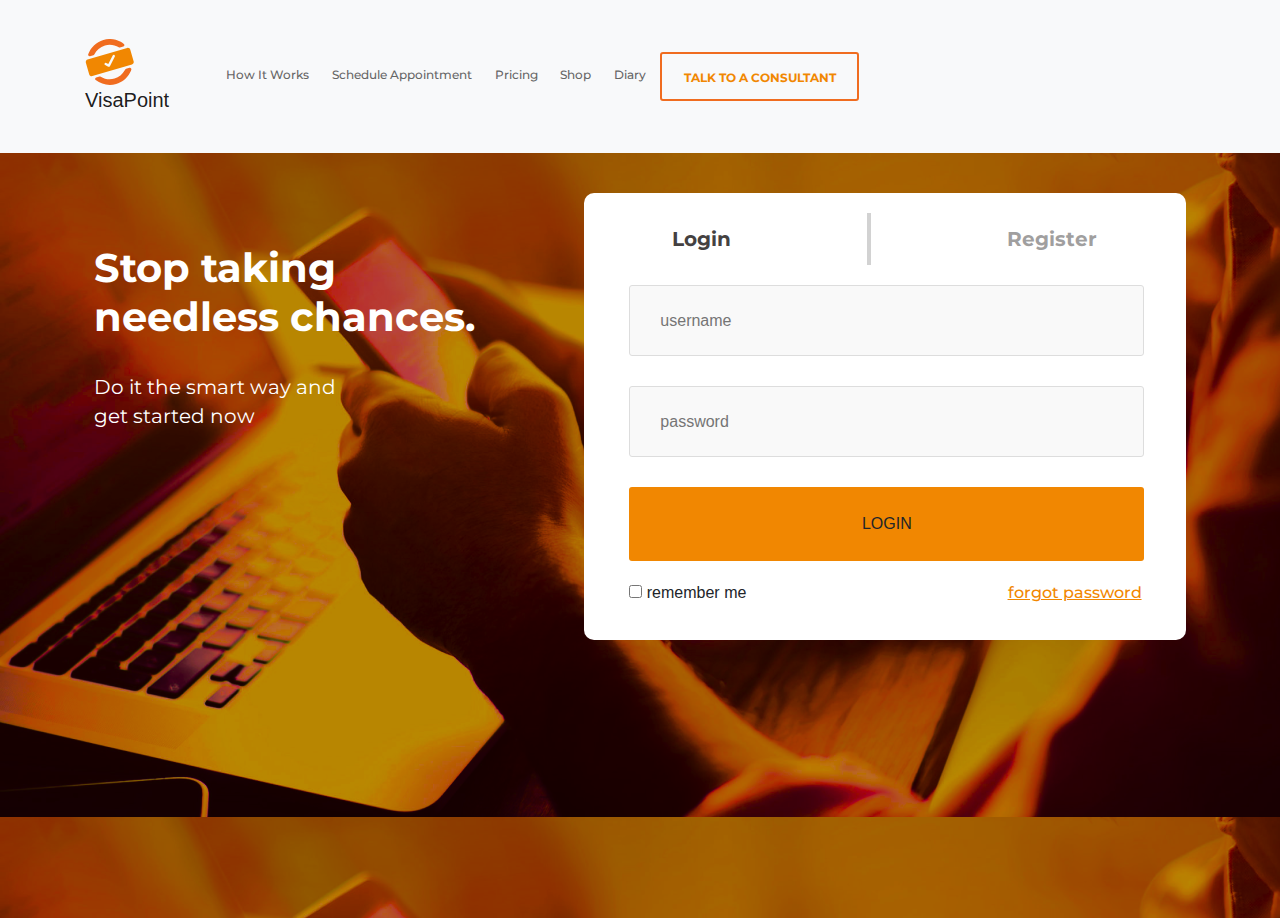
<file: index.html>
<!doctype html>
<html lang="en">

<head>
  <!-- Required meta tags -->
  <meta charset="utf-8">
  <meta name="viewport" content="width=device-width, initial-scale=1, shrink-to-fit=no">

  <!-- Bootstrap CSS -->

  <link rel="stylesheet" href="https://stackpath.bootstrapcdn.com/bootstrap/4.3.1/css/bootstrap.min.css"
    integrity="sha384-ggOyR0iXCbMQv3Xipma34MD+dH/1fQ784/j6cY/iJTQUOhcWr7x9JvoRxT2MZw1T" crossorigin="anonymous">
  <link rel="stylesheet" href="./style.css">
  <title>Home Page</title>
</head>

<body>
    <nav class="navbar navbar-expand-lg navbar-light bg-light" style="z-index: 9999;">
        <div class="container">
      <a class="navbar-brand" href="#">
        <div class="brand">
            <div class="logo">
                <svg width="49" height="46" viewBox="0 0 49 46" fill="none" xmlns="http://www.w3.org/2000/svg">
                    <path
                        d="M39.7572 31.3289C37.5564 35.3787 33.9137 38.3206 29.5122 39.5814C27.9185 40.0399 26.3248 40.2691 24.7311 40.2691C21.5058 40.2691 18.3564 39.3522 15.7003 37.6711C15.3588 37.4419 14.9035 37.4037 14.524 37.5183L11.1849 38.5116C10.0086 38.8555 9.74299 40.3837 10.6916 41.1096C14.6758 44.2425 19.6086 46 24.7691 46C26.856 46 29.0189 45.6944 31.1438 45.0831C36.9873 43.3638 41.8442 39.4668 44.8039 34.0797C45.411 32.9718 45.9042 31.8638 46.3216 30.6794C46.739 29.5332 45.6766 28.387 44.5003 28.7309L41.1612 29.7243C40.7438 29.8389 40.4402 30.1063 40.2505 30.4884C40.0608 30.794 39.909 31.0615 39.7572 31.3289Z"
                        fill="#F06C1F" />
                    <path
                        d="M19.9502 6.4186C21.5439 5.96013 23.1375 5.7309 24.7312 5.7309C27.9565 5.7309 31.1059 6.64784 33.762 8.3289C34.1035 8.55814 34.5589 8.59634 34.9383 8.48173L38.3154 7.48837C39.4537 7.14452 39.7952 5.61628 38.8466 4.89036C37.898 4.12625 36.8356 3.43854 35.7352 2.82724C30.4229 -0.114618 24.2379 -0.802326 18.3944 0.916943C11.0711 3.05648 5.6071 8.59634 3.21658 15.3206C2.79919 16.4668 3.86164 17.5747 5.03792 17.2309L8.37706 16.2375C8.7565 16.1229 9.098 15.8555 9.28773 15.4734C11.3747 11.2326 15.1312 7.83222 19.9502 6.4186Z"
                        fill="#F06C1F" />
                    <path
                        d="M42.1855 8.9402L2.5713 20.5548C1.24324 20.9369 0.484343 22.3505 0.86379 23.6877L4.24086 35.3787C4.62031 36.7159 6.02426 37.4801 7.35233 37.098L46.9666 25.5216C48.2946 25.1395 49.0535 23.7259 48.6741 22.3887L45.297 10.6977C44.8796 9.32226 43.5136 8.55814 42.1855 8.9402ZM23.2132 27.6611L20.1397 26.0565C19.5326 25.7508 19.3049 24.9867 19.6085 24.4136C19.912 23.8023 20.6709 23.5731 21.2401 23.8787L23.2891 24.9485L27.6907 16.4286C27.9942 15.8173 28.7531 15.588 29.3223 15.8937C29.9294 16.1993 30.1571 16.9635 29.8535 17.5365L24.9207 27.1262C24.5792 27.7757 23.8203 28.005 23.2132 27.6611Z"
                        fill="#F18701" />
                </svg>
            </div>
            <div class="brand-name">VisaPoint</div>
        </div>
        <div class="space"  ></div>
        
      
    </a>
    <button class="navbar-toggler" type="button" data-toggle="collapse" data-target="#navbarNavDropdown" aria-controls="navbarNavDropdown" aria-expanded="false" aria-label="Toggle navigation">
      <span class="navbar-toggler-icon"></span>
    </button>
    <div class="collapse navbar-collapse " id="navbarNavDropdown"  >
      <ul class="navbar-nav nav-links">
          
            <li class="p-2">
                    <a href="#">How It Works</a>
                  </li>
                  <li class="p-2">
                    <a href="#">Schedule Appointment</a>
                  </li>
                  <li class="p-2">
                    <a href="#">Pricing</a>
                  </li>
                  <li class="p-2">
                    <a href="#">Shop</a>
                  </li>
                  <li class="p-2">
                    <a href="#">Diary</a>
                  </li>
                  <li>
                    <a href="#">
                      <div class="talk p-3" align="center">
                        <span>TALK TO A CONSULTANT</span>
                      </div>
                    </a>
            
                  </li>
      </ul>
    </div>
        </div>
    
  </nav>
  <!-- <div id="carouselExampleSlidesOnly" class="carousel slide" data-ride="carousel">
      <div class="carousel-inner">
        <div class="carousel-item active">
            <img src="./img/Rectangle.png" class="d-block w-100" alt="">
        </div>
      </div>
    </div> -->
    
  <section class="section">
    <div class="rect">
      <h3>Stop taking <br> needless chances.</h3>
      <br>
      <p>Do it the smart way and <br>
        get started now</p>
    </div>
    <div class="formDiv">
      <form class="login">
        <div class="toggle-bar">
          <div class="toggle-login active"><span>Login</span></div>
          <div class="vector"></div>
          <div class="toggle-register"><span>Register</span></div>
        </div>
        <div class="login-body">
          <div class="input-section">
            <input class="user-input" type="text" placeholder="username" />
          </div>
          <div class="input-section">
            <input class="user-input" type="password" placeholder="password" />
          </div>
          <button class="btn" id="btn-login">LOGIN</button>
          <div class="input-section ll">
            <div class="">
              <input class="check-box" type="checkbox">
              <span>remember me</span>
            </div>

            <div class="forgot-password  pr-4">
              <a href="#">forgot password</a>
            </div>

          </div>

        </div>
        <div class="register-body" style="display:none;">
          <div class="rinput-section">
            <input class="ruser-input" type="text" placeholder="username" id="reg_Username" />
          </div>
          <div class="rinput-section">
            <input class="ruser-input" type="email" placeholder="email" id="reg_Email" />
          </div>
          <div class="rinput-section">
            <input class="ruser-input" type="password" placeholder="password" id="reg_Password" />
          </div>
          <button class="btn-reg" id="btn-login">REGISTER</button>
        </div>
      </form>
    </div>

  </section>

  <!-- Optional JavaScript -->
  <!-- jQuery first, then Popper.js, then Bootstrap JS -->
  <script src='https://cdnjs.cloudflare.com/ajax/libs/jquery/3.4.1/jquery.min.js'></script>
  <!-- <script src="https://code.jquery.com/jquery-3.3.1.slim.min.js" integrity="sha384-q8i/X+965DzO0rT7abK41JStQIAqVgRVzpbzo5smXKp4YfRvH+8abtTE1Pi6jizo" crossorigin="anonymous"></script> -->
  <script src="https://cdnjs.cloudflare.com/ajax/libs/popper.js/1.14.7/umd/popper.min.js"
    integrity="sha384-UO2eT0CpHqdSJQ6hJty5KVphtPhzWj9WO1clHTMGa3JDZwrnQq4sF86dIHNDz0W1"
    crossorigin="anonymous"></script>
  <script src="https://stackpath.bootstrapcdn.com/bootstrap/4.3.1/js/bootstrap.min.js"
    integrity="sha384-JjSmVgyd0p3pXB1rRibZUAYoIIy6OrQ6VrjIEaFf/nJGzIxFDsf4x0xIM+B07jRM"
    crossorigin="anonymous"></script>
  <script src="index.js"></script>
</body>

</html>
</file>
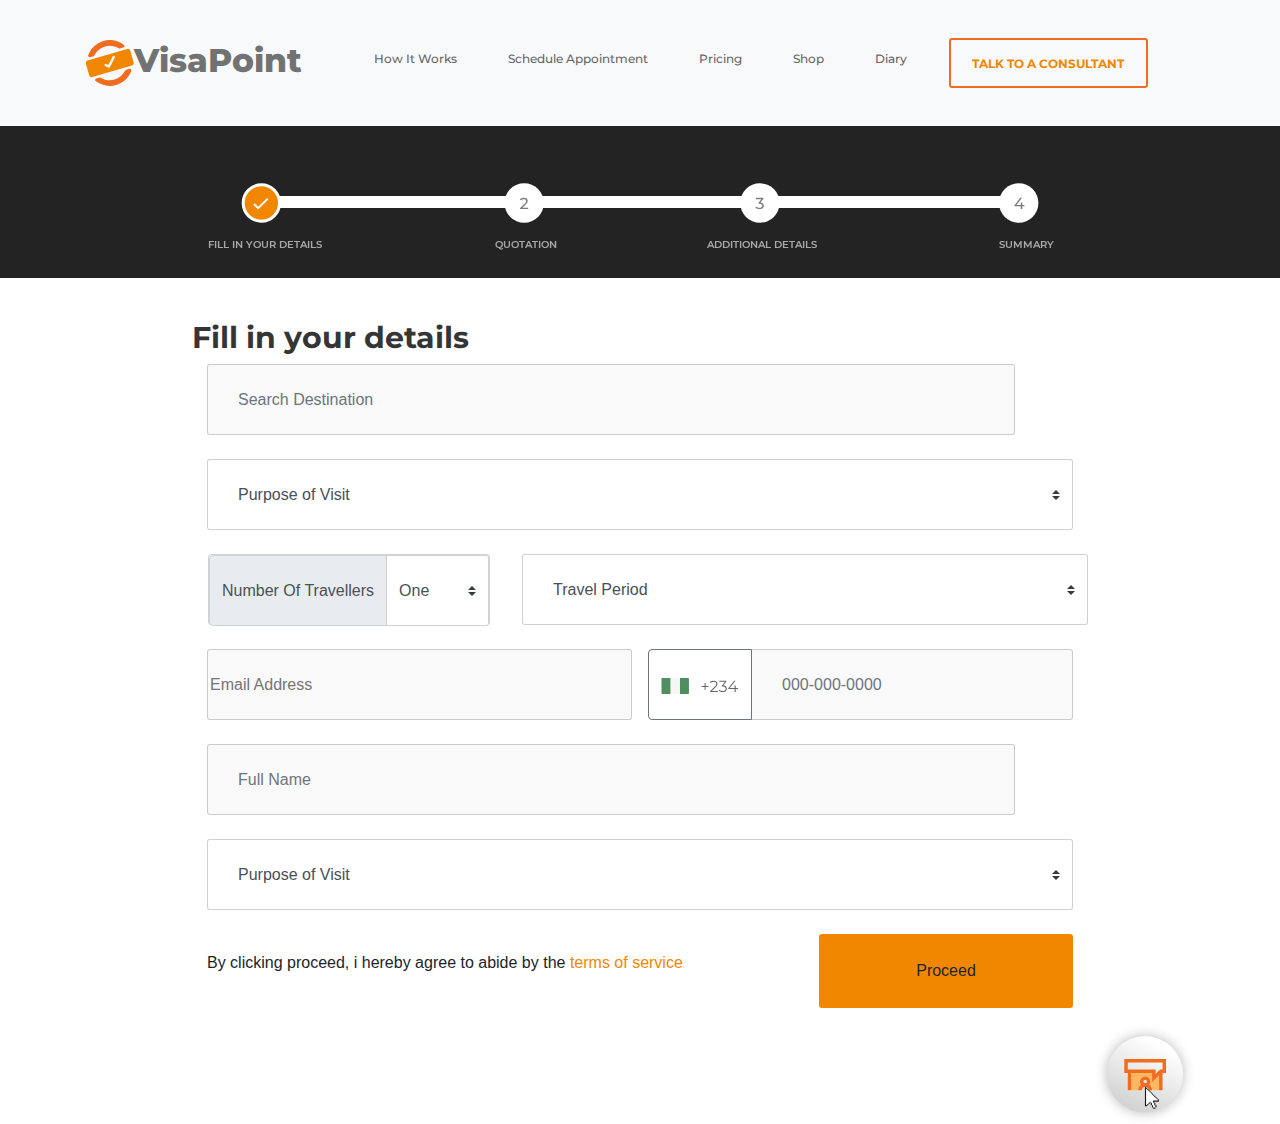
<file: evisa/index.html>
<!doctype html>
  <html lang="en">
    <head>
      <!-- Required meta tags -->
      <meta charset="utf-8">
      <meta name="viewport" content="width=device-width, initial-scale=1, shrink-to-fit=no">
  
      <!-- Bootstrap CSS -->
      <link rel="stylesheet" href="https://stackpath.bootstrapcdn.com/bootstrap/4.3.1/css/bootstrap.min.css" integrity="sha384-ggOyR0iXCbMQv3Xipma34MD+dH/1fQ784/j6cY/iJTQUOhcWr7x9JvoRxT2MZw1T" crossorigin="anonymous">
      <link rel="stylesheet" href="https://stackpath.bootstrapcdn.com/font-awesome/4.7.0/css/font-awesome.min.css">
      <link rel="stylesheet" href="./del.css" >
      <title>Hello, world!</title>
    </head>
    <body>
        
      <nav class="navbar navbar-expand-lg navbar-light bg-light">
              <div class="container">
            <a class="navbar-brand" href="#">
              <div class="brand">
                  <div class="logo">
                      <svg width="49" height="46" viewBox="0 0 49 46" fill="none" xmlns="http://www.w3.org/2000/svg">
                          <path
                              d="M39.7572 31.3289C37.5564 35.3787 33.9137 38.3206 29.5122 39.5814C27.9185 40.0399 26.3248 40.2691 24.7311 40.2691C21.5058 40.2691 18.3564 39.3522 15.7003 37.6711C15.3588 37.4419 14.9035 37.4037 14.524 37.5183L11.1849 38.5116C10.0086 38.8555 9.74299 40.3837 10.6916 41.1096C14.6758 44.2425 19.6086 46 24.7691 46C26.856 46 29.0189 45.6944 31.1438 45.0831C36.9873 43.3638 41.8442 39.4668 44.8039 34.0797C45.411 32.9718 45.9042 31.8638 46.3216 30.6794C46.739 29.5332 45.6766 28.387 44.5003 28.7309L41.1612 29.7243C40.7438 29.8389 40.4402 30.1063 40.2505 30.4884C40.0608 30.794 39.909 31.0615 39.7572 31.3289Z"
                              fill="#F06C1F" />
                          <path
                              d="M19.9502 6.4186C21.5439 5.96013 23.1375 5.7309 24.7312 5.7309C27.9565 5.7309 31.1059 6.64784 33.762 8.3289C34.1035 8.55814 34.5589 8.59634 34.9383 8.48173L38.3154 7.48837C39.4537 7.14452 39.7952 5.61628 38.8466 4.89036C37.898 4.12625 36.8356 3.43854 35.7352 2.82724C30.4229 -0.114618 24.2379 -0.802326 18.3944 0.916943C11.0711 3.05648 5.6071 8.59634 3.21658 15.3206C2.79919 16.4668 3.86164 17.5747 5.03792 17.2309L8.37706 16.2375C8.7565 16.1229 9.098 15.8555 9.28773 15.4734C11.3747 11.2326 15.1312 7.83222 19.9502 6.4186Z"
                              fill="#F06C1F" />
                          <path
                              d="M42.1855 8.9402L2.5713 20.5548C1.24324 20.9369 0.484343 22.3505 0.86379 23.6877L4.24086 35.3787C4.62031 36.7159 6.02426 37.4801 7.35233 37.098L46.9666 25.5216C48.2946 25.1395 49.0535 23.7259 48.6741 22.3887L45.297 10.6977C44.8796 9.32226 43.5136 8.55814 42.1855 8.9402ZM23.2132 27.6611L20.1397 26.0565C19.5326 25.7508 19.3049 24.9867 19.6085 24.4136C19.912 23.8023 20.6709 23.5731 21.2401 23.8787L23.2891 24.9485L27.6907 16.4286C27.9942 15.8173 28.7531 15.588 29.3223 15.8937C29.9294 16.1993 30.1571 16.9635 29.8535 17.5365L24.9207 27.1262C24.5792 27.7757 23.8203 28.005 23.2132 27.6611Z"
                              fill="#F18701" />
                      </svg>
                  </div>
                  <div class="brand-name">VisaPoint</div>
              </div>
              <div class="space"  ></div>
              
            
          </a>
          <button class="navbar-toggler" type="button" data-toggle="collapse" data-target="#navbarNavDropdown" aria-controls="navbarNavDropdown" aria-expanded="false" aria-label="Toggle navigation">
            <span class="navbar-toggler-icon"></span>
          </button>
          <div class="collapse navbar-collapse " id="navbarNavDropdown">
            <ul class="navbar-nav nav-links" >
                
                  <li class="p-2">
                          <a href="#">How It Works</a>
                        </li>
                        <li class="p-2">
                          <a href="#">Schedule Appointment</a>
                        </li>
                        <li class="p-2">
                          <a href="#">Pricing</a>
                        </li>
                        <li class="p-2">
                          <a href="#">Shop</a>
                        </li>
                        <li class="p-2">
                          <a href="#">Diary</a>
                        </li>
                        <li>
                          <a href="#">
                            <div class="talk p-3" align="center">
                              <span>TALK TO A CONSULTANT</span>
                            </div>
                          </a>
                  
                        </li>
            </ul>
          </div>
              </div>
          
        </nav>
  
        <div id="bread-crumbs" class="">
          <div class="bread-crumbs col d-flex justify-content-center align-items-center ">
            <div class="" style="width: 779.74px;height: 0px;border: 6px solid #FFFFFF; color: #FFFFFF">
              <div class="row justify-content-between mt-n3 ">
                <div class="svg d-flex flex-column">
                  <svg width="41" height="40" viewBox="0 0 41 40" fill="none" xmlns="http://www.w3.org/2000/svg">
                    <circle cx="20.3534" cy="20.0304" r="18.1894" fill="#F18701" stroke="white" stroke-width="3" />
                    <path d="M13.0352 21.0651L17.1641 25.1941L26.7342 15.624" stroke="white" stroke-width="2" />
                  </svg>
                  <div class="mt-3 col ml-n5 bread-text text-nowrap">FILL IN YOUR DETAILS</div>
                </div>
      
                <div class="svg d-flex flex-column">
                  <svg width="40" height="40" viewBox="0 0 40 40" fill="none" xmlns="http://www.w3.org/2000/svg">
                    <circle cx="20.1415" cy="20.0304" r="19.6894" fill="white" />
                    <path opacity="0.6"
                      d="M24.1879 24.6384V26.0304H16.1399V24.9424L20.6999 20.5424C21.2545 20.009 21.6279 19.5504 21.8199 19.1664C22.0119 18.7717 22.1079 18.377 22.1079 17.9824C22.1079 17.3957 21.8999 16.9424 21.4839 16.6224C21.0785 16.2917 20.4919 16.1264 19.7239 16.1264C18.4865 16.1264 17.5319 16.5317 16.8599 17.3424L15.7719 16.3984C16.2092 15.865 16.7799 15.449 17.4839 15.1504C18.1985 14.8517 18.9932 14.7024 19.8679 14.7024C21.0412 14.7024 21.9745 14.985 22.6679 15.5504C23.3612 16.105 23.7079 16.8624 23.7079 17.8224C23.7079 18.4197 23.5799 18.985 23.3239 19.5184C23.0679 20.0517 22.5825 20.6597 21.8679 21.3424L18.4439 24.6384H24.1879Z"
                      fill="#232323" />
                  </svg>
                  <div class="mt-3 col ml-n4 bread-text text-nowrap">QUOTATION</div>
                </div>
      
      
                <div class="svg d-flex flex-column">
                  <svg width="40" height="40" viewBox="0 0 40 40" fill="none" xmlns="http://www.w3.org/2000/svg">
                    <circle cx="19.9296" cy="20.0304" r="19.6894" fill="white" />
                    <path opacity="0.6"
                      d="M20.4076 19.5344C21.5062 19.641 22.3436 19.9824 22.9196 20.5584C23.4956 21.1237 23.7836 21.849 23.7836 22.7344C23.7836 23.3744 23.6236 23.9557 23.3036 24.4784C22.9836 24.9904 22.5036 25.401 21.8636 25.7104C21.2342 26.009 20.4609 26.1584 19.5436 26.1584C18.7436 26.1584 17.9756 26.041 17.2396 25.8064C16.5036 25.561 15.9009 25.225 15.4316 24.7984L16.1676 23.5344C16.5516 23.897 17.0422 24.1904 17.6396 24.4144C18.2369 24.6277 18.8716 24.7344 19.5436 24.7344C20.3756 24.7344 21.0209 24.5584 21.4796 24.2064C21.9489 23.8544 22.1836 23.369 22.1836 22.7504C22.1836 22.1317 21.9542 21.6517 21.4956 21.3104C21.0369 20.969 20.3436 20.7984 19.4156 20.7984H18.5196V19.6784L21.3356 16.2224H15.9436V14.8304H23.3356V15.9184L20.4076 19.5344Z"
                      fill="#232323" />
                  </svg>
                  <div class="mt-3 col ml-n5 bread-text text-nowrap">ADDITIONAL DETAILS</div>
                </div>
      
      
                <div class="svg d-flex flex-column">
                  <div class="">
                    <svg width="40" height="40" viewBox="0 0 40 40" fill="none" xmlns="http://www.w3.org/2000/svg">
                      <circle cx="19.7177" cy="20.0304" r="19.6894" fill="white" />
                      <path opacity="0.6"
                        d="M25.3782 23.2784H23.2502V26.0304H21.6982V23.2784H15.4742V22.1584L21.2022 14.8304H22.9302L17.4422 21.9024H21.7462V19.4704H23.2502V21.9024H25.3782V23.2784Z"
                        fill="#232323" />
                    </svg>
                  </div>
                  <div class=" mt-3 col mr-n5 bread-text" style="margin-left: -30; left: -15px; ">SUMMARY</div>
                </div>
      
              </div>
            </div>
          </div>
        </div>
  
      <div class="container">
          <div class="form-header">
              
              <p class="d-flex justify-content-center align-items-center mt-5 " >Fill in your details</p>
          </div>
      </div>
  
      <div class="container">
          <div class=" col form d-flex justify-content-center form-group">
              <form>
                  <input class="form-control mb-4 " type="text" placeholder="Search Destination ">
                  <div class="input-group mb-4">
                  <select class="custom-select form-control select" id="inputGroupSelect01">
                      <option selected> Purpose of Visit </option>
                      <option value="1">One</option>
                      <option value="2">Two</option>
                      <option value="3">Three</option>
                    </select>
                    </div>
                    <div  class="row">
                        <div class="input-group mb-4 select-0 mt-0 mr-3 ml-3 mb-3 ">
                            <div class="input-group-prepend w-0">
                              <label class="input-group-text " for="inputGroupSelect02">Number Of Travellers</label>
                            </div>
                            <select class="custom-select select-02" id="inputGroupSelect02">
                              <option value="1">One</option>
                              <option value="2">Two</option>
                              <option value="3">Three</option>
                            </select>
                          </div>
                      <div class="ml-3 mb-4">
                        <select class="custom-select form-control select-2" id="inputGroupSelect01">
                          <option selected> Travel Period </option>
                          <option value="1">One</option>
                          <option value="2">Two</option>
                          <option value="3">Three</option>
                        </select>
                      </div>
                      
                    </div>
                    <div class="">
                      <div class="d-flex justify-content-around">
                      <input class="f-email w-50 " type="text" placeholder="Email Address">
                      <div class="input-group ml-3 mb-4 w-50"  >
                        <div class="input-group-prepend">
                          <button class="btn btn-outline-secondary w-0" type="button" id="button-addon1"><svg width="78" height="20" viewBox="0 0 78 20" fill="none" xmlns="http://www.w3.org/2000/svg">
                            <path d="M47.58 10.88H44.604V13.792H43.596V10.88H40.62V9.936H43.596V7.008H44.604V9.936H47.58V10.88ZM56.9956 14.976V16H49.1396V15.184L53.7956 10.624C54.3823 10.048 54.777 9.552 54.9796 9.136C55.193 8.70933 55.2996 8.28267 55.2996 7.856C55.2996 7.19467 55.0703 6.68267 54.6116 6.32C54.1636 5.94667 53.5183 5.76 52.6756 5.76C51.3636 5.76 50.345 6.176 49.6196 7.008L48.8036 6.304C49.241 5.792 49.7956 5.39733 50.4676 5.12C51.1503 4.84267 51.9183 4.704 52.7716 4.704C53.913 4.704 54.8143 4.976 55.4756 5.52C56.1476 6.05333 56.4836 6.78933 56.4836 7.728C56.4836 8.304 56.3556 8.85867 56.0996 9.392C55.8436 9.92533 55.3583 10.5387 54.6436 11.232L50.8356 14.976H56.9956ZM62.2494 9.6C63.4227 9.664 64.3134 9.984 64.9214 10.56C65.54 11.1253 65.8494 11.8667 65.8494 12.784C65.8494 13.424 65.6947 13.9947 65.3854 14.496C65.076 14.9867 64.6174 15.376 64.0094 15.664C63.4014 15.952 62.66 16.096 61.7854 16.096C60.9747 16.096 60.2067 15.968 59.4814 15.712C58.7667 15.4453 58.1907 15.0933 57.7534 14.656L58.3134 13.744C58.6867 14.128 59.1827 14.4427 59.8014 14.688C60.42 14.9227 61.0814 15.04 61.7854 15.04C62.7027 15.04 63.412 14.8427 63.9134 14.448C64.4147 14.0427 64.6654 13.488 64.6654 12.784C64.6654 12.0907 64.4147 11.5467 63.9134 11.152C63.412 10.7573 62.6547 10.56 61.6414 10.56H60.8414V9.712L63.9454 5.824H58.2174V4.8H65.4174V5.616L62.2494 9.6ZM76.9926 13.056H74.7526V16H73.6006V13.056H67.2806V12.224L73.2166 4.8H74.4966L68.7686 12.032H73.6326V9.44H74.7526V12.032H76.9926V13.056Z" fill="#666666"/>
                            <path d="M0.5 3C0.5 2.44772 0.947715 2 1.5 2H9.64286V18H1.5C0.947715 18 0.5 17.5523 0.5 17V3Z" fill="#4E8E60"/>
                            <path d="M18.7856 2H26.9285C27.4808 2 27.9285 2.44772 27.9285 3V17C27.9285 17.5523 27.4808 18 26.9285 18H18.7856V2Z" fill="#4E8E60"/>
                            <rect x="9.64258" y="2" width="9.14286" height="16" fill="#F6F6F6"/>
                            </svg>
                            </button>
                        </div>
                        <input type="text" class="form-control w-25" placeholder="000-000-0000">
                      </div>
                    </div>
                    <input class="form-control mb-4 " type="text" placeholder="Full Name">
                    <div class="input-group mb-4">
                      <select class="custom-select form-control select" id="inputGroupSelect01">
                          <option selected> Purpose of Visit </option>
                          <option value="1">One</option>
                          <option value="2">Two</option>
                          <option value="3">Three</option>
                        </select>
                        </div>
                    </div>
                    
                    <div class="container">
                      <div class="row d-flex justify-content-between align-items-center">
                        <div class="">
                          <p class="" >By clicking proceed, i hereby agree to abide by  the <a href="#"> terms of service</a></p>
                        </div>
                      <div class=" ">
                          <button type="button" class="btn proceed " style="width: 254px; height: 74px "  >Proceed</button>
                      </div>
                      
                    </div>
                    </div>
                    
                    
                  
              </form>
          </div>
          <div class="d-flex justify-content-end">
              <svg width="100" height="100" viewBox="0 0 131 131" fill="none" xmlns="http://www.w3.org/2000/svg">
                <g filter="url(#filter0_d)">
                <circle cx="65.3733" cy="65.8469" r="50" fill="url(#paint0_linear)"/>
                </g>
                <path d="M74.8177 76.3976V64.0691H54.3177H47.4844V86.8469H56.5955C56.5955 83.8715 58.0333 81.2236 60.2542 79.558C59.3858 78.4191 58.8733 76.9955 58.8733 75.458C58.8733 71.6854 61.934 68.6246 65.7066 68.6246C69.4792 68.6246 72.5399 71.6854 72.5399 75.458C72.5399 76.9955 72.0274 78.4191 71.159 79.558C73.3799 81.2236 74.8177 83.8573 74.8177 86.8469H83.9288V67.2865L74.8177 76.3976Z" fill="#FFB85F"/>
                <path d="M71.159 79.5581C72.0274 78.4192 72.5399 76.9956 72.5399 75.4581C72.5399 71.6855 69.4791 68.6248 65.7066 68.6248C61.934 68.6248 58.8732 71.6855 58.8732 75.4581C58.8732 76.9956 59.3857 78.4192 60.2541 79.5581C58.0333 81.2237 56.5955 83.8716 56.5955 86.847H61.151C61.151 84.3414 63.201 82.2914 65.7066 82.2914C68.2121 82.2914 70.2621 84.3414 70.2621 86.847H74.8177C74.8177 83.8716 73.3798 81.2237 71.159 79.5581ZM63.4288 75.4581C63.4288 74.2053 64.4538 73.1803 65.7066 73.1803C66.9593 73.1803 67.9843 74.2053 67.9843 75.4581C67.9843 76.7109 66.9593 77.7359 65.7066 77.7359C64.4538 77.7359 63.4288 76.7109 63.4288 75.4581Z" fill="#F06C1F"/>
                <path d="M47.4844 86.8469V64.0691H54.3177H74.8177V76.3976L83.9288 67.2865V86.8469H88.4844V64.0691H93.04V45.8469H38.3733V64.0691H42.9288V86.8469H47.4844ZM42.9288 50.4025H88.4844V59.5136H85.267L79.3733 65.4073V59.5136H54.3177H47.4844H42.9288V50.4025Z" fill="#F06C1F"/>
                <path d="M66.1472 81.8522C65.9017 81.8522 65.6563 81.8522 65.401 81.8522C65.3716 87.5074 65.3912 93.1725 65.3814 98.8278C65.3912 101.832 65.3617 104.827 65.401 107.831C66.4221 107.831 67.4334 107.841 68.4545 107.831C68.4839 107.399 68.4839 106.957 68.4937 106.515V106.319H68.6901C69.1221 106.319 69.5541 106.319 69.9861 106.319C69.9959 105.877 70.0254 105.426 69.9763 104.984L69.9468 104.738L70.1923 104.768C70.6341 104.827 71.0857 104.787 71.5374 104.778C71.5472 104.346 71.557 103.923 71.557 103.501V103.305H71.7534C72.0872 103.305 72.4308 103.305 72.7646 103.285L72.9904 103.275L72.9708 103.501C72.9021 104.434 73.0592 105.367 73.0101 106.299C73.4519 106.309 73.8937 106.319 74.3355 106.319H74.5221V106.515C74.5319 107.458 74.5319 108.41 74.5417 109.353C74.9737 109.363 75.4155 109.363 75.8475 109.363H76.0439V109.559C76.0537 110.001 76.0537 110.443 76.0537 110.884C77.0748 110.894 78.1057 110.894 79.1268 110.884C79.1661 110.452 79.1759 110.011 79.1464 109.569L79.1366 109.353H79.3526C79.7846 109.363 80.2264 109.363 80.6486 109.353C80.6584 108.332 80.6584 107.311 80.6486 106.29C80.2068 106.28 79.7748 106.27 79.333 106.27H79.1464V106.074C79.1268 105.121 79.1366 104.179 79.1366 103.226C78.6948 103.207 78.253 103.207 77.8112 103.216H77.605L77.6148 103.01C77.6344 102.647 77.6344 102.284 77.6344 101.92V101.724H77.8308C79.7944 101.724 81.7482 101.724 83.7119 101.704C83.7217 100.683 83.7315 99.6721 83.7119 98.6609C83.2701 98.6609 82.8282 98.6609 82.3864 98.651H82.1999V98.4547C82.1901 98.0129 82.1901 97.571 82.1901 97.1292C81.7482 97.1194 81.3162 97.1194 80.8744 97.1194H80.6781V96.923C80.6781 96.4812 80.6682 96.0492 80.6584 95.6074C80.2166 95.5878 79.7846 95.578 79.3428 95.578H79.1464V95.3816C79.1464 94.9398 79.1464 94.498 79.1366 94.0561C78.6948 94.0561 78.253 94.0561 77.8112 94.0463L77.6148 94.0365V93.85C77.6148 93.418 77.6148 92.986 77.5952 92.554C77.1632 92.5343 76.7213 92.5245 76.2795 92.5245H76.0832V92.3281C76.0733 91.8863 76.0733 91.4445 76.0733 91.0027C75.6315 91.0027 75.1897 90.9929 74.7479 90.9929H74.5614L74.5515 90.8063C74.5319 90.3645 74.5221 89.9227 74.5123 89.4809C74.0803 89.4711 73.6483 89.4711 73.2163 89.4711H73.0297L73.0199 89.2845C73.0101 88.8427 73.0003 88.4009 73.0101 87.9689C72.5683 87.9591 72.1264 87.9591 71.6846 87.9591H71.4981L71.4883 87.7725C71.4686 87.3307 71.4686 86.8889 71.4686 86.4471C71.0268 86.4373 70.5948 86.4373 70.153 86.4373H69.9566V86.2409C69.9566 85.7991 69.9468 85.3671 69.937 84.9253C69.4952 84.9253 69.0534 84.9253 68.6115 84.9154H68.4152V84.7289C68.4152 84.2871 68.4054 83.8453 68.4054 83.4034C67.9635 83.3936 67.5217 83.3936 67.0701 83.3936H66.8737V83.1973C66.8737 82.7554 66.8639 82.3136 66.8443 81.8718C66.6381 81.8522 66.3926 81.8522 66.1472 81.8522Z" fill="white"/>
                <path d="M65.3998 81.8513C65.8907 81.8415 66.3915 81.8513 66.8824 81.8513C66.902 82.3618 66.9118 82.8626 66.9118 83.3633C67.4224 83.3633 67.9231 83.3633 68.4337 83.3731C68.4337 83.8738 68.4337 84.3844 68.4435 84.8851C67.9329 84.8851 67.4224 84.8851 66.9118 84.8851C66.9118 92.0131 66.9315 99.1411 66.9217 106.269C67.4322 106.279 67.9329 106.279 68.4337 106.269C68.4238 105.768 68.4337 105.268 68.4337 104.757C68.9442 104.747 69.4449 104.708 69.9456 104.796C70.0242 105.297 69.9849 105.798 69.9653 106.308C69.4646 106.318 68.9737 106.318 68.4729 106.308C68.4729 106.809 68.4631 107.32 68.4337 107.82C67.4126 107.83 66.4013 107.82 65.3802 107.82C65.3606 104.826 65.39 101.821 65.3802 98.8269C65.39 93.1716 65.3704 87.5065 65.3998 81.8513Z" fill="#1C1C1C"/>
                <path d="M68.4532 84.8949C68.9638 84.9047 69.4645 84.9047 69.9751 84.9047C69.9849 85.4054 69.9947 85.9062 69.9947 86.4167C70.4954 86.4167 71.006 86.4265 71.5067 86.4363C71.5067 86.9371 71.5067 87.4476 71.5361 87.9483C72.0369 87.9582 72.5474 87.9582 73.0481 87.968C73.0383 88.4687 73.0481 88.9694 73.058 89.48C73.5587 89.48 74.0496 89.48 74.5503 89.4996C74.5503 90.0003 74.57 90.5109 74.5896 91.0116C75.0903 91.0214 75.591 91.0214 76.1016 91.0214C76.1016 91.5222 76.1016 92.0327 76.1114 92.5334C76.6121 92.5334 77.1129 92.5432 77.6234 92.5727C77.6332 93.0734 77.643 93.5643 77.643 94.0651C78.1438 94.0749 78.6543 94.0847 79.155 94.0749C79.1649 94.5756 79.1649 95.0861 79.1649 95.5967C78.6543 95.6261 78.1438 95.6163 77.6332 95.6065C77.6332 95.1058 77.6332 94.5952 77.6332 94.0945C77.1227 94.0847 76.6121 94.0847 76.1016 94.0945C76.1114 93.584 76.1114 93.0734 76.1016 92.5629C75.6009 92.5629 75.0903 92.5629 74.5798 92.5629C74.5798 92.0523 74.5798 91.5516 74.5798 91.0411C74.0692 91.0312 73.5587 91.0312 73.0481 91.0411C73.0481 90.5305 73.0481 90.02 73.0481 89.5094C72.5474 89.5094 72.0369 89.5094 71.5263 89.5094C71.5165 88.9989 71.5165 88.4883 71.5165 87.9778C71.006 87.9778 70.4954 87.9778 69.9947 87.968C69.9947 87.4673 69.9947 86.9567 69.9947 86.456C69.494 86.4462 68.9834 86.4462 68.4827 86.456C68.4434 85.916 68.4532 85.4054 68.4532 84.8949Z" fill="#1C1C1C"/>
                <path d="M79.1453 95.5771C79.6558 95.5673 80.1566 95.5869 80.6671 95.6065C80.6769 96.1073 80.6769 96.608 80.6867 97.1087C81.1875 97.1087 81.6882 97.1087 82.1987 97.1283C82.1987 97.6291 82.1987 98.1396 82.2085 98.6403C82.7093 98.6502 83.2198 98.6502 83.7205 98.6502C83.7402 99.6712 83.7402 100.683 83.7205 101.694C81.698 101.713 79.6755 101.713 77.6431 101.723C77.6431 102.224 77.6529 102.715 77.6235 103.216C77.1129 103.245 76.6024 103.235 76.0918 103.235C76.082 102.214 76.082 101.193 76.0918 100.182C78.1242 100.172 80.1664 100.192 82.1987 100.182C82.2086 99.6712 82.2086 99.1607 82.1987 98.6502C81.6882 98.6502 81.1776 98.6502 80.6671 98.6403C80.6671 98.1396 80.6671 97.6291 80.6671 97.1185C80.1664 97.1185 79.6558 97.1185 79.1551 97.1185C79.1355 96.608 79.1355 96.0876 79.1453 95.5771Z" fill="#1C1C1C"/>
                <path d="M71.5066 101.694C72.0073 101.694 72.5179 101.694 73.0186 101.694C73.0382 102.214 73.0579 102.744 72.9891 103.265C72.5179 103.304 72.0368 103.294 71.5655 103.294C71.5655 103.785 71.5557 104.276 71.5459 104.767C71.0353 104.777 70.5248 104.826 70.024 104.737C69.916 104.247 69.9651 103.736 69.975 103.225C70.4855 103.225 70.9862 103.225 71.4968 103.225C71.4968 102.715 71.4968 102.204 71.5066 101.694Z" fill="#1C1C1C"/>
                <path d="M72.9892 103.265C73.5096 103.206 74.0299 103.225 74.5601 103.235C74.5699 104.246 74.5601 105.268 74.5699 106.279C75.0805 106.279 75.591 106.279 76.1016 106.289C76.1016 107.3 76.0917 108.311 76.1114 109.322C77.1325 109.342 78.1536 109.293 79.1746 109.352C79.2336 109.862 79.2041 110.373 79.155 110.884C78.1339 110.893 77.103 110.893 76.0819 110.884C76.0819 110.383 76.0819 109.872 76.0721 109.372C75.5714 109.372 75.0707 109.362 74.5699 109.352C74.5503 108.341 74.5601 107.329 74.5503 106.318C74.0496 106.318 73.539 106.308 73.0383 106.289C73.0776 105.277 72.8714 104.266 72.9892 103.265Z" fill="#1C1C1C"/>
                <path d="M77.6235 103.225C78.134 103.206 78.6348 103.216 79.1453 103.235C79.1551 104.247 79.1355 105.258 79.1551 106.269C79.6559 106.269 80.1566 106.279 80.6671 106.289C80.6769 107.31 80.6868 108.331 80.6671 109.352C80.1664 109.362 79.6657 109.381 79.1551 109.352C79.0962 108.331 79.1453 107.32 79.1355 106.299C78.625 106.289 78.1144 106.289 77.6039 106.289C77.6039 105.268 77.594 104.247 77.6235 103.225Z" fill="#1C1C1C"/>
                <defs>
                <filter id="filter0_d" x="0.373291" y="0.846924" width="130" height="130" filterUnits="userSpaceOnUse" color-interpolation-filters="sRGB">
                <feFlood flood-opacity="0" result="BackgroundImageFix"/>
                <feColorMatrix in="SourceAlpha" type="matrix" values="0 0 0 0 0 0 0 0 0 0 0 0 0 0 0 0 0 0 127 0"/>
                <feOffset/>
                <feGaussianBlur stdDeviation="7.5"/>
                <feColorMatrix type="matrix" values="0 0 0 0 0 0 0 0 0 0 0 0 0 0 0 0 0 0 0.25 0"/>
                <feBlend mode="normal" in2="BackgroundImageFix" result="effect1_dropShadow"/>
                <feBlend mode="normal" in="SourceGraphic" in2="effect1_dropShadow" result="shape"/>
                </filter>
                <linearGradient id="paint0_linear" x1="65.3733" y1="15.8469" x2="8.37329" y2="125.347" gradientUnits="userSpaceOnUse">
                <stop stop-color="white"/>
                <stop offset="1" stop-color="#C4C4C4"/>
                </linearGradient>
                </defs>
                </svg>
                
          </div>
      </div>
  
      <!-- Optional JavaScript -->
      <!-- jQuery first, then Popper.js, then Bootstrap JS -->
      <script src="https://code.jquery.com/jquery-3.3.1.slim.min.js" integrity="sha384-q8i/X+965DzO0rT7abK41JStQIAqVgRVzpbzo5smXKp4YfRvH+8abtTE1Pi6jizo" crossorigin="anonymous"></script>
      <script src="https://cdnjs.cloudflare.com/ajax/libs/popper.js/1.14.7/umd/popper.min.js" integrity="sha384-UO2eT0CpHqdSJQ6hJty5KVphtPhzWj9WO1clHTMGa3JDZwrnQq4sF86dIHNDz0W1" crossorigin="anonymous"></script>
      <script src="https://stackpath.bootstrapcdn.com/bootstrap/4.3.1/js/bootstrap.min.js" integrity="sha384-JjSmVgyd0p3pXB1rRibZUAYoIIy6OrQ6VrjIEaFf/nJGzIxFDsf4x0xIM+B07jRM" crossorigin="anonymous"></script>
    </body>
  </html>
</file>
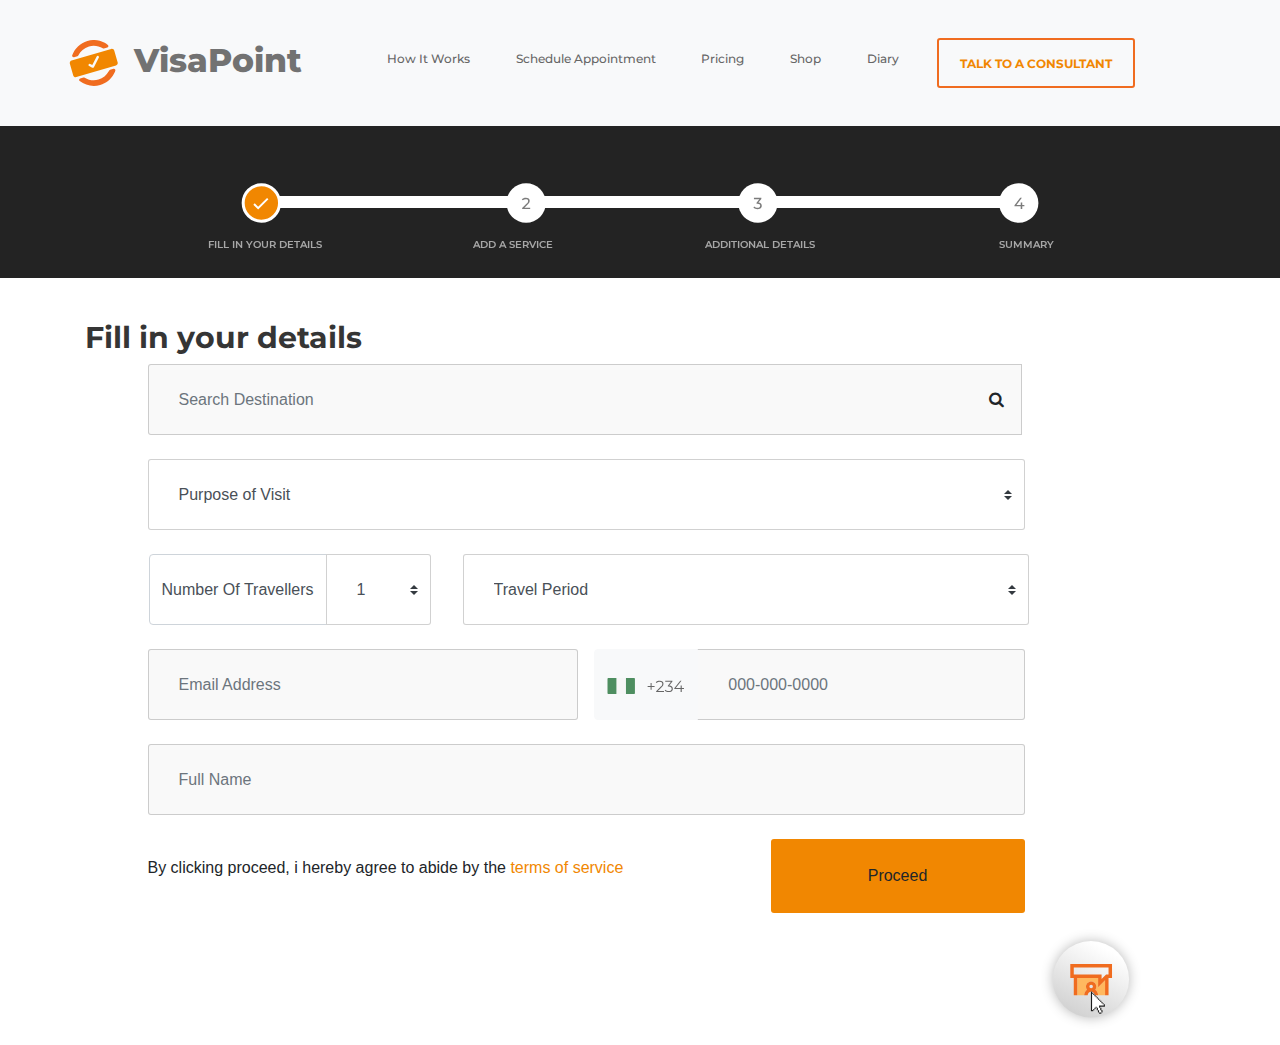
<file: del.html>
<!doctype html>
<html lang="en">

<head>
  <!-- Required meta tags -->
  <meta charset="utf-8">
  <meta name="viewport" content="width=device-width, initial-scale=1, shrink-to-fit=no">

  <!-- Bootstrap CSS -->
  <link rel="stylesheet" href="https://stackpath.bootstrapcdn.com/bootstrap/4.3.1/css/bootstrap.min.css"
    integrity="sha384-ggOyR0iXCbMQv3Xipma34MD+dH/1fQ784/j6cY/iJTQUOhcWr7x9JvoRxT2MZw1T" crossorigin="anonymous">
  <link rel="stylesheet" href="https://stackpath.bootstrapcdn.com/font-awesome/4.7.0/css/font-awesome.min.css">
  <link rel="stylesheet" href="./del.css">
  <style>
      #hide-md {
    display: none;
    }
    @media only screen and (max-width: 769px) { 
    #hide-md {
      display: block;
    }
    
  }
    </style>
  <title>VisaPoint</title>
</head>

<body>

  <nav class="navbar navbar-expand-lg navbar-light bg-light">
    <div class="container">
      <a class="navbar-brand" href="#">
        <div class="brand ml-n3 ">
          <div class="logo">
            <svg width="49" height="46" viewBox="0 0 49 46" fill="none" xmlns="http://www.w3.org/2000/svg">
              <path
                d="M39.7572 31.3289C37.5564 35.3787 33.9137 38.3206 29.5122 39.5814C27.9185 40.0399 26.3248 40.2691 24.7311 40.2691C21.5058 40.2691 18.3564 39.3522 15.7003 37.6711C15.3588 37.4419 14.9035 37.4037 14.524 37.5183L11.1849 38.5116C10.0086 38.8555 9.74299 40.3837 10.6916 41.1096C14.6758 44.2425 19.6086 46 24.7691 46C26.856 46 29.0189 45.6944 31.1438 45.0831C36.9873 43.3638 41.8442 39.4668 44.8039 34.0797C45.411 32.9718 45.9042 31.8638 46.3216 30.6794C46.739 29.5332 45.6766 28.387 44.5003 28.7309L41.1612 29.7243C40.7438 29.8389 40.4402 30.1063 40.2505 30.4884C40.0608 30.794 39.909 31.0615 39.7572 31.3289Z"
                fill="#F06C1F" />
              <path
                d="M19.9502 6.4186C21.5439 5.96013 23.1375 5.7309 24.7312 5.7309C27.9565 5.7309 31.1059 6.64784 33.762 8.3289C34.1035 8.55814 34.5589 8.59634 34.9383 8.48173L38.3154 7.48837C39.4537 7.14452 39.7952 5.61628 38.8466 4.89036C37.898 4.12625 36.8356 3.43854 35.7352 2.82724C30.4229 -0.114618 24.2379 -0.802326 18.3944 0.916943C11.0711 3.05648 5.6071 8.59634 3.21658 15.3206C2.79919 16.4668 3.86164 17.5747 5.03792 17.2309L8.37706 16.2375C8.7565 16.1229 9.098 15.8555 9.28773 15.4734C11.3747 11.2326 15.1312 7.83222 19.9502 6.4186Z"
                fill="#F06C1F" />
              <path
                d="M42.1855 8.9402L2.5713 20.5548C1.24324 20.9369 0.484343 22.3505 0.86379 23.6877L4.24086 35.3787C4.62031 36.7159 6.02426 37.4801 7.35233 37.098L46.9666 25.5216C48.2946 25.1395 49.0535 23.7259 48.6741 22.3887L45.297 10.6977C44.8796 9.32226 43.5136 8.55814 42.1855 8.9402ZM23.2132 27.6611L20.1397 26.0565C19.5326 25.7508 19.3049 24.9867 19.6085 24.4136C19.912 23.8023 20.6709 23.5731 21.2401 23.8787L23.2891 24.9485L27.6907 16.4286C27.9942 15.8173 28.7531 15.588 29.3223 15.8937C29.9294 16.1993 30.1571 16.9635 29.8535 17.5365L24.9207 27.1262C24.5792 27.7757 23.8203 28.005 23.2132 27.6611Z"
                fill="#F18701" />
            </svg>
          </div>
          <div class="brand-name ml-3">VisaPoint</div>
        </div>
        <div class="space"></div>


      </a>
      <button class="navbar-toggler" type="button" data-toggle="collapse" data-target="#navbarNavDropdown"
        aria-controls="navbarNavDropdown" aria-expanded="false" aria-label="Toggle navigation">
        <span class="navbar-toggler-icon"></span>
      </button>
      <div class="collapse navbar-collapse " id="navbarNavDropdown">
        <ul class="navbar-nav nav-links">

          <li class="p-2">
            <a href="#">How It Works</a>
          </li>
          <li class="p-2">
            <a href="#">Schedule Appointment</a>
          </li>
          <li class="p-2">
            <a href="#">Pricing</a>
          </li>
          <li class="p-2">
            <a href="#">Shop</a>
          </li>
          <li class="p-2">
            <a href="#">Diary</a>
          </li>
          <li>
            <a href="#">
              <div class="talk p-3" align="center">
                <span>TALK TO A CONSULTANT</span>
              </div>
            </a>

          </li>
        </ul>
      </div>
    </div>
  </nav>

  <div id="hide-md">
      <div class="row text-white d-flex justify-content-center align-items-center " style="height: 58px; background: #f18701" >TALK TO A CONSULTANT</div>
    </div>
  
    <div id="hide-md">
        <div class="row text-white d-flex align-items-center" style="padding-left : 50px; height: 88px; background: #232323;" >
            <svg width="34" height="34" viewBox="0 0 34 34" fill="none" xmlns="http://www.w3.org/2000/svg">
              <path d="M16.8062 0C7.53653 0 0 7.53653 0 16.8062C0 26.0759 7.53653 33.6124 16.8062 33.6124C26.0759 33.6124 33.6124 26.0759 33.6124 16.8062C33.6124 7.53653 26.0759 0 16.8062 0ZM29.4984 10.924C29.0257 11.1079 28.5268 11.2041 28.0103 11.2041C25.6907 11.2041 23.8088 9.32219 23.8088 7.00259C23.8088 6.29358 24.0014 5.61958 24.334 5.0156C26.5661 6.44238 28.3692 8.49064 29.4984 10.924ZM16.9813 30.8026L12.6047 22.0757V16.0184L16.4386 18.2067H21.2616L22.3207 23.4937L17.1213 30.8026C17.0688 30.7939 17.025 30.8026 16.9813 30.8026ZM10.6614 13.2699C8.59568 12.9986 7.00259 11.2392 7.00259 9.10336V6.81877C9.21716 4.63921 12.1495 3.19493 15.4057 2.87106V8.52565L11.6681 12.2545L10.6614 13.2699ZM2.80103 16.8062C2.80103 14.5216 3.36124 12.3683 4.33285 10.4601C4.87555 13.2174 7.04635 15.3969 9.80362 15.9659V22.7409L13.6638 30.4437C7.45776 29.017 2.80103 23.4499 2.80103 16.8062ZM20.999 30.1636L25.2968 24.1239L23.555 15.4057H17.1738L14.189 13.6988L18.2067 9.68108V2.87106C19.4672 2.99361 20.6751 3.29997 21.8131 3.74638C21.2879 4.74425 21.0078 5.85591 21.0078 7.00259C21.0078 10.8628 24.1502 14.0052 28.0103 14.0052C28.8419 14.0052 29.656 13.8564 30.4175 13.5763C30.6626 14.6179 30.8114 15.6945 30.8114 16.8062C30.8114 23.0648 26.6799 28.378 20.999 30.1636Z" fill="#F18701"/>
              </svg>
              
          <span class="ml-3" >VISIT</span>
        </div>
      </div>

  <div id="bread-crumbs" class="">
    <div class="bread-crumbs col d-flex justify-content-center align-items-center ">
      <div class="" style="width: 779.74px;height: 0px;border: 6px solid #FFFFFF; color: #FFFFFF">
        <div class="row justify-content-between mt-n3 ">
          <div class="svg d-flex flex-column">
            <svg width="41" height="40" viewBox="0 0 41 40" fill="none" xmlns="http://www.w3.org/2000/svg">
              <circle cx="20.3534" cy="20.0304" r="18.1894" fill="#F18701" stroke="white" stroke-width="3" />
              <path d="M13.0352 21.0651L17.1641 25.1941L26.7342 15.624" stroke="white" stroke-width="2" />
            </svg>
            <div class="mt-3 col ml-n5 bread-text text-nowrap">FILL IN YOUR DETAILS</div>
          </div>

          <div class="svg d-flex flex-column">
            <svg width="40" height="40" viewBox="0 0 40 40" fill="none" xmlns="http://www.w3.org/2000/svg">
              <circle cx="20.1415" cy="20.0304" r="19.6894" fill="white" />
              <path opacity="0.6"
                d="M24.1879 24.6384V26.0304H16.1399V24.9424L20.6999 20.5424C21.2545 20.009 21.6279 19.5504 21.8199 19.1664C22.0119 18.7717 22.1079 18.377 22.1079 17.9824C22.1079 17.3957 21.8999 16.9424 21.4839 16.6224C21.0785 16.2917 20.4919 16.1264 19.7239 16.1264C18.4865 16.1264 17.5319 16.5317 16.8599 17.3424L15.7719 16.3984C16.2092 15.865 16.7799 15.449 17.4839 15.1504C18.1985 14.8517 18.9932 14.7024 19.8679 14.7024C21.0412 14.7024 21.9745 14.985 22.6679 15.5504C23.3612 16.105 23.7079 16.8624 23.7079 17.8224C23.7079 18.4197 23.5799 18.985 23.3239 19.5184C23.0679 20.0517 22.5825 20.6597 21.8679 21.3424L18.4439 24.6384H24.1879Z"
                fill="#232323" />
            </svg>
            <div class="mt-3 col ml-n5 bread-text text-nowrap">ADD A SERVICE</div>
          </div>


          <div class="svg d-flex flex-column">
            <svg width="40" height="40" viewBox="0 0 40 40" fill="none" xmlns="http://www.w3.org/2000/svg">
              <circle cx="19.9296" cy="20.0304" r="19.6894" fill="white" />
              <path opacity="0.6"
                d="M20.4076 19.5344C21.5062 19.641 22.3436 19.9824 22.9196 20.5584C23.4956 21.1237 23.7836 21.849 23.7836 22.7344C23.7836 23.3744 23.6236 23.9557 23.3036 24.4784C22.9836 24.9904 22.5036 25.401 21.8636 25.7104C21.2342 26.009 20.4609 26.1584 19.5436 26.1584C18.7436 26.1584 17.9756 26.041 17.2396 25.8064C16.5036 25.561 15.9009 25.225 15.4316 24.7984L16.1676 23.5344C16.5516 23.897 17.0422 24.1904 17.6396 24.4144C18.2369 24.6277 18.8716 24.7344 19.5436 24.7344C20.3756 24.7344 21.0209 24.5584 21.4796 24.2064C21.9489 23.8544 22.1836 23.369 22.1836 22.7504C22.1836 22.1317 21.9542 21.6517 21.4956 21.3104C21.0369 20.969 20.3436 20.7984 19.4156 20.7984H18.5196V19.6784L21.3356 16.2224H15.9436V14.8304H23.3356V15.9184L20.4076 19.5344Z"
                fill="#232323" />
            </svg>
            <div class="mt-3 col ml-n5 bread-text text-nowrap">ADDITIONAL DETAILS</div>
          </div>


          <div class="svg d-flex flex-column">
            <div class="">
              <svg width="40" height="40" viewBox="0 0 40 40" fill="none" xmlns="http://www.w3.org/2000/svg">
                <circle cx="19.7177" cy="20.0304" r="19.6894" fill="white" />
                <path opacity="0.6"
                  d="M25.3782 23.2784H23.2502V26.0304H21.6982V23.2784H15.4742V22.1584L21.2022 14.8304H22.9302L17.4422 21.9024H21.7462V19.4704H23.2502V21.9024H25.3782V23.2784Z"
                  fill="#232323" />
              </svg>
            </div>
            <div class=" mt-3 col mr-n5 bread-text" style="margin-left: -30; left: -15px; ">SUMMARY</div>
          </div>

        </div>
      </div>
    </div>
  </div>


  <div class="container">
    <div class="form-header">

      <p class="d-flex justify-content-start align-items-center mt-5 ">Fill in your details</p>
    </div>
  </div>

  <div class="container m-3 ">
    <div class=" col form d-flex justify-content-center form-group">
      <form>
        <div class="input-group mb-4">
          <input class="form-control py-2 mr-1 pr-5" type="text" placeholder="Search Destination"
            id="example-search-input">
          <span class="input-group-append">
            <button class="btn rounded-pill border-0 ml-n5" type="button">
              <i class="fa fa-search"></i>
            </button>
          </span>
        </div>

        <div class=" mb-4">
          <select class="custom-select form-control select" id="inputGroupSelect01">
            <option selected> Purpose of Visit </option>
            <option value="1">One</option>
            <option value="2">Two</option>
            <option value="3">Three</option>
          </select>
        </div>
        <div class="row">
          <div class="input-group mb-1 select-0 mt-0 mr-3 ml-3 border-0">
            <div class="input-group-prepend">
              <span class="input-group-text bg-white ">Number Of Travellers</span>
            </div>
            <select class="custom-select form-control select-02" id="inputGroupSelect02">
              <option id="no-travellers" value="1">1</option>
              <option value="1">One</option>
              <option value="2">Two</option>
              <option value="3">Three</option>
            </select>
          </div>
          <!-- <select id="no-travellers" class="custom-select select-02" id="inputGroupSelect02">
                          <option value="1">One</option>
                          <option value="2">Two</option>
                          <option value="3">Three</option>
                        </select> -->
          <div class="ml-3 mb-1">
            <select class="custom-select form-control select-2" id="inputGroupSelect01">
              <option selected> Travel Period </option>
              <option value="1">One</option>
              <option value="2">Two</option>
              <option value="3">Three</option>
            </select>
          </div>

        </div>
        <div class="">
          <div id="hide" class="">
            <div class="d-flex justify-content-around">
              <input class="f-email w-50 form-control" type="text" placeholder="Email Address">
              <div class="input-group ml-3 mb-4 w-50"  >
                <div class="input-group-prepend">
                  <button class="btn btn-light w-0" type="button" id="button-addon1"><svg width="78" height="20" viewBox="0 0 78 20" fill="none" xmlns="http://www.w3.org/2000/svg">
                    <path d="M47.58 10.88H44.604V13.792H43.596V10.88H40.62V9.936H43.596V7.008H44.604V9.936H47.58V10.88ZM56.9956 14.976V16H49.1396V15.184L53.7956 10.624C54.3823 10.048 54.777 9.552 54.9796 9.136C55.193 8.70933 55.2996 8.28267 55.2996 7.856C55.2996 7.19467 55.0703 6.68267 54.6116 6.32C54.1636 5.94667 53.5183 5.76 52.6756 5.76C51.3636 5.76 50.345 6.176 49.6196 7.008L48.8036 6.304C49.241 5.792 49.7956 5.39733 50.4676 5.12C51.1503 4.84267 51.9183 4.704 52.7716 4.704C53.913 4.704 54.8143 4.976 55.4756 5.52C56.1476 6.05333 56.4836 6.78933 56.4836 7.728C56.4836 8.304 56.3556 8.85867 56.0996 9.392C55.8436 9.92533 55.3583 10.5387 54.6436 11.232L50.8356 14.976H56.9956ZM62.2494 9.6C63.4227 9.664 64.3134 9.984 64.9214 10.56C65.54 11.1253 65.8494 11.8667 65.8494 12.784C65.8494 13.424 65.6947 13.9947 65.3854 14.496C65.076 14.9867 64.6174 15.376 64.0094 15.664C63.4014 15.952 62.66 16.096 61.7854 16.096C60.9747 16.096 60.2067 15.968 59.4814 15.712C58.7667 15.4453 58.1907 15.0933 57.7534 14.656L58.3134 13.744C58.6867 14.128 59.1827 14.4427 59.8014 14.688C60.42 14.9227 61.0814 15.04 61.7854 15.04C62.7027 15.04 63.412 14.8427 63.9134 14.448C64.4147 14.0427 64.6654 13.488 64.6654 12.784C64.6654 12.0907 64.4147 11.5467 63.9134 11.152C63.412 10.7573 62.6547 10.56 61.6414 10.56H60.8414V9.712L63.9454 5.824H58.2174V4.8H65.4174V5.616L62.2494 9.6ZM76.9926 13.056H74.7526V16H73.6006V13.056H67.2806V12.224L73.2166 4.8H74.4966L68.7686 12.032H73.6326V9.44H74.7526V12.032H76.9926V13.056Z" fill="#666666"/>
                    <path d="M0.5 3C0.5 2.44772 0.947715 2 1.5 2H9.64286V18H1.5C0.947715 18 0.5 17.5523 0.5 17V3Z" fill="#4E8E60"/>
                    <path d="M18.7856 2H26.9285C27.4808 2 27.9285 2.44772 27.9285 3V17C27.9285 17.5523 27.4808 18 26.9285 18H18.7856V2Z" fill="#4E8E60"/>
                    <rect x="9.64258" y="2" width="9.14286" height="16" fill="#F6F6F6"/>
                    </svg>
                    </button>
                </div>
                <input type="text" class="form-control w-25" placeholder="000-000-0000">
              </div>
            </div>
          </div>

          <div id="show" class="">
            <input class="form-control mb-4 " type="text" placeholder="Email">
            <input class="form-control mb-4 " type="text" placeholder="Phone Number">
          </div>
          <input class="form-control mb-4 " type="text" placeholder="Full Name">
          <!-- <div class="input-group mb-4">
            <select class="custom-select form-control select" id="inputGroupSelect01">
              <option selected> Purpose of Visit </option>
              <option value="1">One</option>
              <option value="2">Two</option>
              <option value="3">Three</option>
            </select>
          </div> -->
        </div>

        <div class="container">
          <div class="row d-flex justify-content-between align-items-center">
            <div class="">
              <p class="">By clicking proceed, i hereby agree to abide by the <a href="#"> terms of service</a></p>
            </div>
            <div class=" ">
              <button type="button" class="btn proceed " style="width: 254px; height: 74px ">Proceed</button>
            </div>

          </div>
        </div>



      </form>
    </div>
    <div class="d-flex justify-content-end">
      <svg width="100" height="100" viewBox="0 0 131 131" fill="none" xmlns="http://www.w3.org/2000/svg">
        <g filter="url(#filter0_d)">
          <circle cx="65.3733" cy="65.8469" r="50" fill="url(#paint0_linear)" />
        </g>
        <path
          d="M74.8177 76.3976V64.0691H54.3177H47.4844V86.8469H56.5955C56.5955 83.8715 58.0333 81.2236 60.2542 79.558C59.3858 78.4191 58.8733 76.9955 58.8733 75.458C58.8733 71.6854 61.934 68.6246 65.7066 68.6246C69.4792 68.6246 72.5399 71.6854 72.5399 75.458C72.5399 76.9955 72.0274 78.4191 71.159 79.558C73.3799 81.2236 74.8177 83.8573 74.8177 86.8469H83.9288V67.2865L74.8177 76.3976Z"
          fill="#FFB85F" />
        <path
          d="M71.159 79.5581C72.0274 78.4192 72.5399 76.9956 72.5399 75.4581C72.5399 71.6855 69.4791 68.6248 65.7066 68.6248C61.934 68.6248 58.8732 71.6855 58.8732 75.4581C58.8732 76.9956 59.3857 78.4192 60.2541 79.5581C58.0333 81.2237 56.5955 83.8716 56.5955 86.847H61.151C61.151 84.3414 63.201 82.2914 65.7066 82.2914C68.2121 82.2914 70.2621 84.3414 70.2621 86.847H74.8177C74.8177 83.8716 73.3798 81.2237 71.159 79.5581ZM63.4288 75.4581C63.4288 74.2053 64.4538 73.1803 65.7066 73.1803C66.9593 73.1803 67.9843 74.2053 67.9843 75.4581C67.9843 76.7109 66.9593 77.7359 65.7066 77.7359C64.4538 77.7359 63.4288 76.7109 63.4288 75.4581Z"
          fill="#F06C1F" />
        <path
          d="M47.4844 86.8469V64.0691H54.3177H74.8177V76.3976L83.9288 67.2865V86.8469H88.4844V64.0691H93.04V45.8469H38.3733V64.0691H42.9288V86.8469H47.4844ZM42.9288 50.4025H88.4844V59.5136H85.267L79.3733 65.4073V59.5136H54.3177H47.4844H42.9288V50.4025Z"
          fill="#F06C1F" />
        <path
          d="M66.1472 81.8522C65.9017 81.8522 65.6563 81.8522 65.401 81.8522C65.3716 87.5074 65.3912 93.1725 65.3814 98.8278C65.3912 101.832 65.3617 104.827 65.401 107.831C66.4221 107.831 67.4334 107.841 68.4545 107.831C68.4839 107.399 68.4839 106.957 68.4937 106.515V106.319H68.6901C69.1221 106.319 69.5541 106.319 69.9861 106.319C69.9959 105.877 70.0254 105.426 69.9763 104.984L69.9468 104.738L70.1923 104.768C70.6341 104.827 71.0857 104.787 71.5374 104.778C71.5472 104.346 71.557 103.923 71.557 103.501V103.305H71.7534C72.0872 103.305 72.4308 103.305 72.7646 103.285L72.9904 103.275L72.9708 103.501C72.9021 104.434 73.0592 105.367 73.0101 106.299C73.4519 106.309 73.8937 106.319 74.3355 106.319H74.5221V106.515C74.5319 107.458 74.5319 108.41 74.5417 109.353C74.9737 109.363 75.4155 109.363 75.8475 109.363H76.0439V109.559C76.0537 110.001 76.0537 110.443 76.0537 110.884C77.0748 110.894 78.1057 110.894 79.1268 110.884C79.1661 110.452 79.1759 110.011 79.1464 109.569L79.1366 109.353H79.3526C79.7846 109.363 80.2264 109.363 80.6486 109.353C80.6584 108.332 80.6584 107.311 80.6486 106.29C80.2068 106.28 79.7748 106.27 79.333 106.27H79.1464V106.074C79.1268 105.121 79.1366 104.179 79.1366 103.226C78.6948 103.207 78.253 103.207 77.8112 103.216H77.605L77.6148 103.01C77.6344 102.647 77.6344 102.284 77.6344 101.92V101.724H77.8308C79.7944 101.724 81.7482 101.724 83.7119 101.704C83.7217 100.683 83.7315 99.6721 83.7119 98.6609C83.2701 98.6609 82.8282 98.6609 82.3864 98.651H82.1999V98.4547C82.1901 98.0129 82.1901 97.571 82.1901 97.1292C81.7482 97.1194 81.3162 97.1194 80.8744 97.1194H80.6781V96.923C80.6781 96.4812 80.6682 96.0492 80.6584 95.6074C80.2166 95.5878 79.7846 95.578 79.3428 95.578H79.1464V95.3816C79.1464 94.9398 79.1464 94.498 79.1366 94.0561C78.6948 94.0561 78.253 94.0561 77.8112 94.0463L77.6148 94.0365V93.85C77.6148 93.418 77.6148 92.986 77.5952 92.554C77.1632 92.5343 76.7213 92.5245 76.2795 92.5245H76.0832V92.3281C76.0733 91.8863 76.0733 91.4445 76.0733 91.0027C75.6315 91.0027 75.1897 90.9929 74.7479 90.9929H74.5614L74.5515 90.8063C74.5319 90.3645 74.5221 89.9227 74.5123 89.4809C74.0803 89.4711 73.6483 89.4711 73.2163 89.4711H73.0297L73.0199 89.2845C73.0101 88.8427 73.0003 88.4009 73.0101 87.9689C72.5683 87.9591 72.1264 87.9591 71.6846 87.9591H71.4981L71.4883 87.7725C71.4686 87.3307 71.4686 86.8889 71.4686 86.4471C71.0268 86.4373 70.5948 86.4373 70.153 86.4373H69.9566V86.2409C69.9566 85.7991 69.9468 85.3671 69.937 84.9253C69.4952 84.9253 69.0534 84.9253 68.6115 84.9154H68.4152V84.7289C68.4152 84.2871 68.4054 83.8453 68.4054 83.4034C67.9635 83.3936 67.5217 83.3936 67.0701 83.3936H66.8737V83.1973C66.8737 82.7554 66.8639 82.3136 66.8443 81.8718C66.6381 81.8522 66.3926 81.8522 66.1472 81.8522Z"
          fill="white" />
        <path
          d="M65.3998 81.8513C65.8907 81.8415 66.3915 81.8513 66.8824 81.8513C66.902 82.3618 66.9118 82.8626 66.9118 83.3633C67.4224 83.3633 67.9231 83.3633 68.4337 83.3731C68.4337 83.8738 68.4337 84.3844 68.4435 84.8851C67.9329 84.8851 67.4224 84.8851 66.9118 84.8851C66.9118 92.0131 66.9315 99.1411 66.9217 106.269C67.4322 106.279 67.9329 106.279 68.4337 106.269C68.4238 105.768 68.4337 105.268 68.4337 104.757C68.9442 104.747 69.4449 104.708 69.9456 104.796C70.0242 105.297 69.9849 105.798 69.9653 106.308C69.4646 106.318 68.9737 106.318 68.4729 106.308C68.4729 106.809 68.4631 107.32 68.4337 107.82C67.4126 107.83 66.4013 107.82 65.3802 107.82C65.3606 104.826 65.39 101.821 65.3802 98.8269C65.39 93.1716 65.3704 87.5065 65.3998 81.8513Z"
          fill="#1C1C1C" />
        <path
          d="M68.4532 84.8949C68.9638 84.9047 69.4645 84.9047 69.9751 84.9047C69.9849 85.4054 69.9947 85.9062 69.9947 86.4167C70.4954 86.4167 71.006 86.4265 71.5067 86.4363C71.5067 86.9371 71.5067 87.4476 71.5361 87.9483C72.0369 87.9582 72.5474 87.9582 73.0481 87.968C73.0383 88.4687 73.0481 88.9694 73.058 89.48C73.5587 89.48 74.0496 89.48 74.5503 89.4996C74.5503 90.0003 74.57 90.5109 74.5896 91.0116C75.0903 91.0214 75.591 91.0214 76.1016 91.0214C76.1016 91.5222 76.1016 92.0327 76.1114 92.5334C76.6121 92.5334 77.1129 92.5432 77.6234 92.5727C77.6332 93.0734 77.643 93.5643 77.643 94.0651C78.1438 94.0749 78.6543 94.0847 79.155 94.0749C79.1649 94.5756 79.1649 95.0861 79.1649 95.5967C78.6543 95.6261 78.1438 95.6163 77.6332 95.6065C77.6332 95.1058 77.6332 94.5952 77.6332 94.0945C77.1227 94.0847 76.6121 94.0847 76.1016 94.0945C76.1114 93.584 76.1114 93.0734 76.1016 92.5629C75.6009 92.5629 75.0903 92.5629 74.5798 92.5629C74.5798 92.0523 74.5798 91.5516 74.5798 91.0411C74.0692 91.0312 73.5587 91.0312 73.0481 91.0411C73.0481 90.5305 73.0481 90.02 73.0481 89.5094C72.5474 89.5094 72.0369 89.5094 71.5263 89.5094C71.5165 88.9989 71.5165 88.4883 71.5165 87.9778C71.006 87.9778 70.4954 87.9778 69.9947 87.968C69.9947 87.4673 69.9947 86.9567 69.9947 86.456C69.494 86.4462 68.9834 86.4462 68.4827 86.456C68.4434 85.916 68.4532 85.4054 68.4532 84.8949Z"
          fill="#1C1C1C" />
        <path
          d="M79.1453 95.5771C79.6558 95.5673 80.1566 95.5869 80.6671 95.6065C80.6769 96.1073 80.6769 96.608 80.6867 97.1087C81.1875 97.1087 81.6882 97.1087 82.1987 97.1283C82.1987 97.6291 82.1987 98.1396 82.2085 98.6403C82.7093 98.6502 83.2198 98.6502 83.7205 98.6502C83.7402 99.6712 83.7402 100.683 83.7205 101.694C81.698 101.713 79.6755 101.713 77.6431 101.723C77.6431 102.224 77.6529 102.715 77.6235 103.216C77.1129 103.245 76.6024 103.235 76.0918 103.235C76.082 102.214 76.082 101.193 76.0918 100.182C78.1242 100.172 80.1664 100.192 82.1987 100.182C82.2086 99.6712 82.2086 99.1607 82.1987 98.6502C81.6882 98.6502 81.1776 98.6502 80.6671 98.6403C80.6671 98.1396 80.6671 97.6291 80.6671 97.1185C80.1664 97.1185 79.6558 97.1185 79.1551 97.1185C79.1355 96.608 79.1355 96.0876 79.1453 95.5771Z"
          fill="#1C1C1C" />
        <path
          d="M71.5066 101.694C72.0073 101.694 72.5179 101.694 73.0186 101.694C73.0382 102.214 73.0579 102.744 72.9891 103.265C72.5179 103.304 72.0368 103.294 71.5655 103.294C71.5655 103.785 71.5557 104.276 71.5459 104.767C71.0353 104.777 70.5248 104.826 70.024 104.737C69.916 104.247 69.9651 103.736 69.975 103.225C70.4855 103.225 70.9862 103.225 71.4968 103.225C71.4968 102.715 71.4968 102.204 71.5066 101.694Z"
          fill="#1C1C1C" />
        <path
          d="M72.9892 103.265C73.5096 103.206 74.0299 103.225 74.5601 103.235C74.5699 104.246 74.5601 105.268 74.5699 106.279C75.0805 106.279 75.591 106.279 76.1016 106.289C76.1016 107.3 76.0917 108.311 76.1114 109.322C77.1325 109.342 78.1536 109.293 79.1746 109.352C79.2336 109.862 79.2041 110.373 79.155 110.884C78.1339 110.893 77.103 110.893 76.0819 110.884C76.0819 110.383 76.0819 109.872 76.0721 109.372C75.5714 109.372 75.0707 109.362 74.5699 109.352C74.5503 108.341 74.5601 107.329 74.5503 106.318C74.0496 106.318 73.539 106.308 73.0383 106.289C73.0776 105.277 72.8714 104.266 72.9892 103.265Z"
          fill="#1C1C1C" />
        <path
          d="M77.6235 103.225C78.134 103.206 78.6348 103.216 79.1453 103.235C79.1551 104.247 79.1355 105.258 79.1551 106.269C79.6559 106.269 80.1566 106.279 80.6671 106.289C80.6769 107.31 80.6868 108.331 80.6671 109.352C80.1664 109.362 79.6657 109.381 79.1551 109.352C79.0962 108.331 79.1453 107.32 79.1355 106.299C78.625 106.289 78.1144 106.289 77.6039 106.289C77.6039 105.268 77.594 104.247 77.6235 103.225Z"
          fill="#1C1C1C" />
        <defs>
          <filter id="filter0_d" x="0.373291" y="0.846924" width="130" height="130" filterUnits="userSpaceOnUse"
            color-interpolation-filters="sRGB">
            <feFlood flood-opacity="0" result="BackgroundImageFix" />
            <feColorMatrix in="SourceAlpha" type="matrix" values="0 0 0 0 0 0 0 0 0 0 0 0 0 0 0 0 0 0 127 0" />
            <feOffset />
            <feGaussianBlur stdDeviation="7.5" />
            <feColorMatrix type="matrix" values="0 0 0 0 0 0 0 0 0 0 0 0 0 0 0 0 0 0 0.25 0" />
            <feBlend mode="normal" in2="BackgroundImageFix" result="effect1_dropShadow" />
            <feBlend mode="normal" in="SourceGraphic" in2="effect1_dropShadow" result="shape" />
          </filter>
          <linearGradient id="paint0_linear" x1="65.3733" y1="15.8469" x2="8.37329" y2="125.347"
            gradientUnits="userSpaceOnUse">
            <stop stop-color="white" />
            <stop offset="1" stop-color="#C4C4C4" />
          </linearGradient>
        </defs>
      </svg>

    </div>
  </div>

  <!-- Optional JavaScript -->
  <!-- jQuery first, then Popper.js, then Bootstrap JS -->
  <script src="https://code.jquery.com/jquery-3.3.1.slim.min.js"
    integrity="sha384-q8i/X+965DzO0rT7abK41JStQIAqVgRVzpbzo5smXKp4YfRvH+8abtTE1Pi6jizo"
    crossorigin="anonymous"></script>
  <script src="https://cdnjs.cloudflare.com/ajax/libs/popper.js/1.14.7/umd/popper.min.js"
    integrity="sha384-UO2eT0CpHqdSJQ6hJty5KVphtPhzWj9WO1clHTMGa3JDZwrnQq4sF86dIHNDz0W1"
    crossorigin="anonymous"></script>
  <script src="https://stackpath.bootstrapcdn.com/bootstrap/4.3.1/js/bootstrap.min.js"
    integrity="sha384-JjSmVgyd0p3pXB1rRibZUAYoIIy6OrQ6VrjIEaFf/nJGzIxFDsf4x0xIM+B07jRM"
    crossorigin="anonymous"></script>
</body>

</html>
</file>
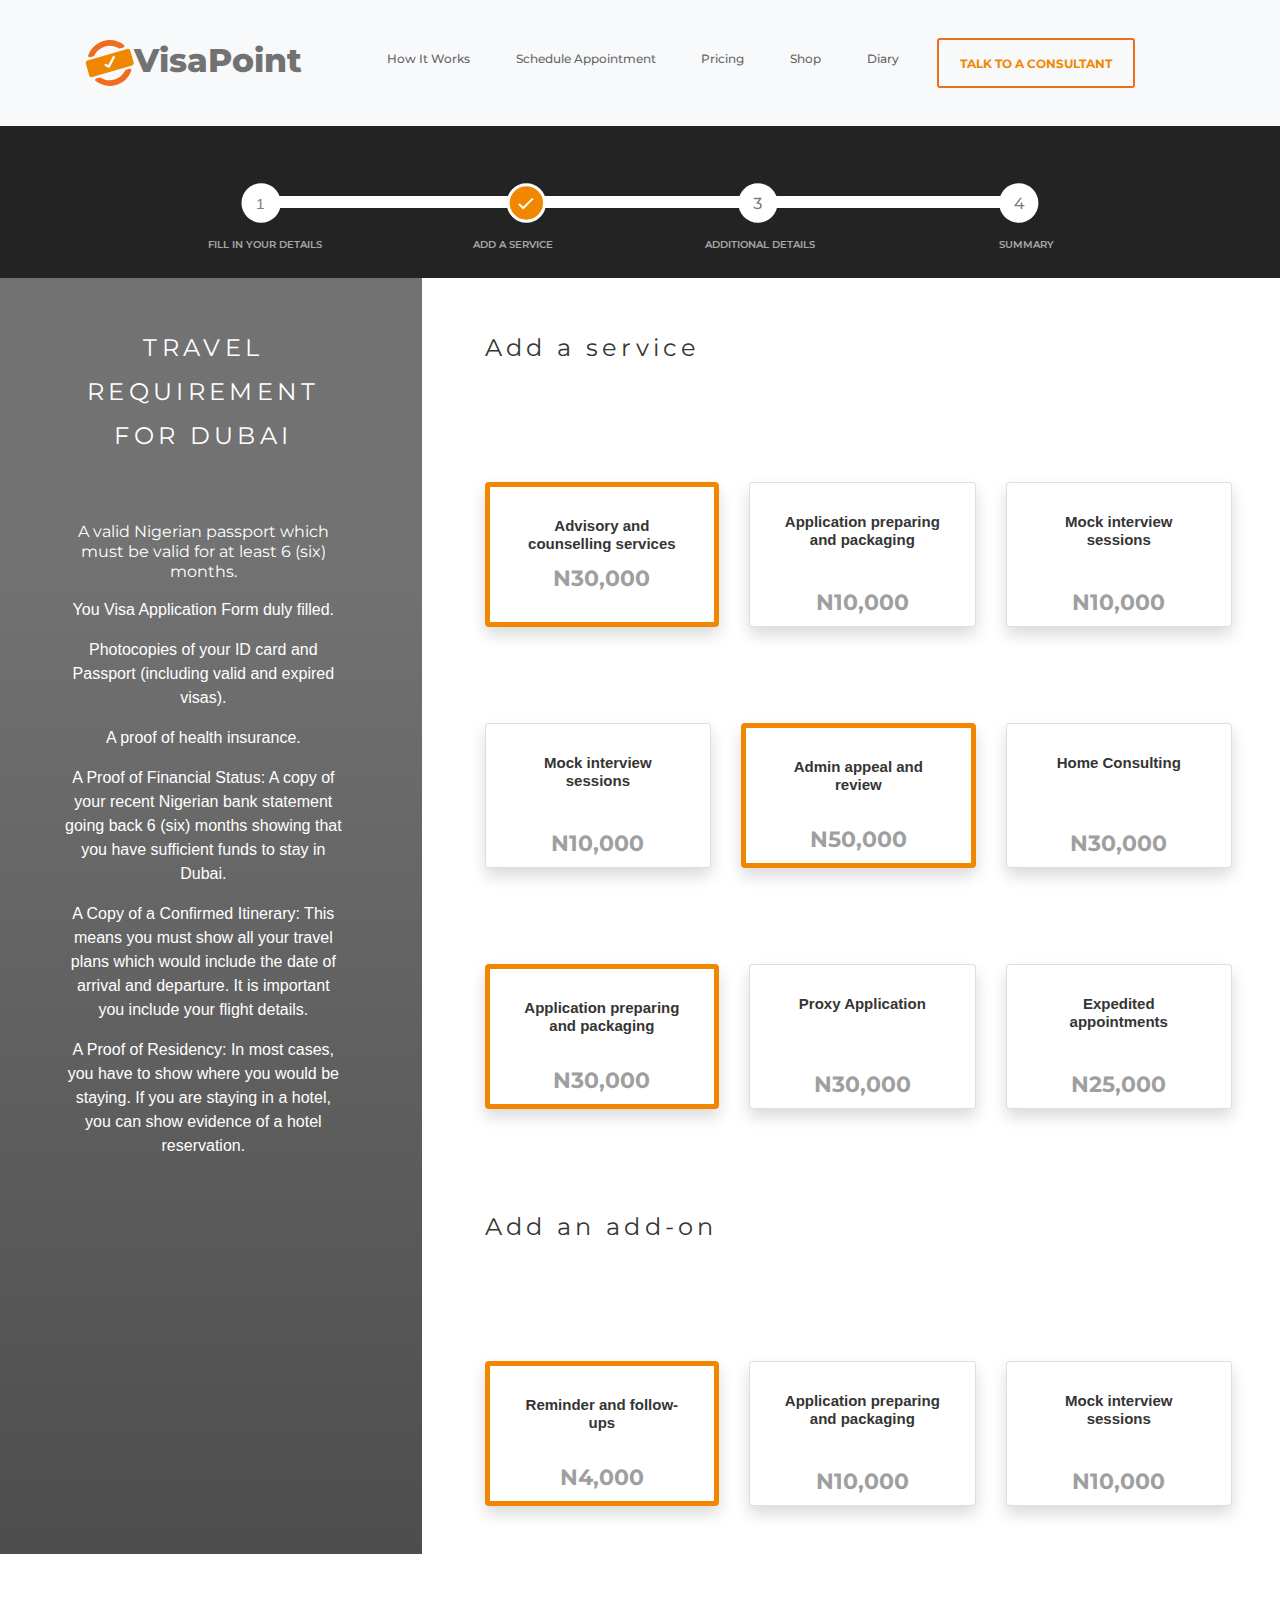
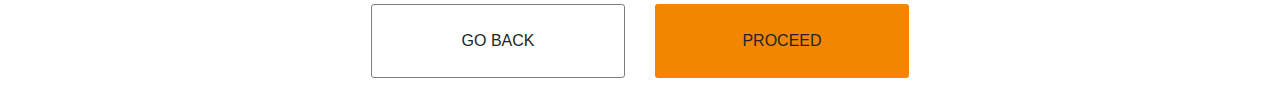
<file: del2.html>
<!doctype html>
<html lang="en">

<head>
  <!-- Required meta tags -->
  <meta charset="utf-8">
  <meta name="viewport" content="width=device-width, initial-scale=1, shrink-to-fit=no">

  <!-- Bootstrap CSS -->
  <link rel="stylesheet" href="https://stackpath.bootstrapcdn.com/bootstrap/4.3.1/css/bootstrap.min.css"
    integrity="sha384-ggOyR0iXCbMQv3Xipma34MD+dH/1fQ784/j6cY/iJTQUOhcWr7x9JvoRxT2MZw1T" crossorigin="anonymous">
  <link rel="stylesheet" href="https://stackpath.bootstrapcdn.com/font-awesome/4.7.0/css/font-awesome.min.css">
  <link rel="stylesheet" href="./del.css">
  <style>
    #hide-md {
  display: none;
  }
  @media only screen and (max-width: 769px) { 
  #hide-md {
    display: block;
  }
}
  </style>
  <title>VisaPoint</title>
</head>

<body>

  <nav class="navbar navbar-expand-lg navbar-light bg-light">
    <div class="container">
      <a class="navbar-brand" href="#">
        <div class="brand">
          <div class="logo">
            <svg width="49" height="46" viewBox="0 0 49 46" fill="none" xmlns="http://www.w3.org/2000/svg">
              <path
                d="M39.7572 31.3289C37.5564 35.3787 33.9137 38.3206 29.5122 39.5814C27.9185 40.0399 26.3248 40.2691 24.7311 40.2691C21.5058 40.2691 18.3564 39.3522 15.7003 37.6711C15.3588 37.4419 14.9035 37.4037 14.524 37.5183L11.1849 38.5116C10.0086 38.8555 9.74299 40.3837 10.6916 41.1096C14.6758 44.2425 19.6086 46 24.7691 46C26.856 46 29.0189 45.6944 31.1438 45.0831C36.9873 43.3638 41.8442 39.4668 44.8039 34.0797C45.411 32.9718 45.9042 31.8638 46.3216 30.6794C46.739 29.5332 45.6766 28.387 44.5003 28.7309L41.1612 29.7243C40.7438 29.8389 40.4402 30.1063 40.2505 30.4884C40.0608 30.794 39.909 31.0615 39.7572 31.3289Z"
                fill="#F06C1F" />
              <path
                d="M19.9502 6.4186C21.5439 5.96013 23.1375 5.7309 24.7312 5.7309C27.9565 5.7309 31.1059 6.64784 33.762 8.3289C34.1035 8.55814 34.5589 8.59634 34.9383 8.48173L38.3154 7.48837C39.4537 7.14452 39.7952 5.61628 38.8466 4.89036C37.898 4.12625 36.8356 3.43854 35.7352 2.82724C30.4229 -0.114618 24.2379 -0.802326 18.3944 0.916943C11.0711 3.05648 5.6071 8.59634 3.21658 15.3206C2.79919 16.4668 3.86164 17.5747 5.03792 17.2309L8.37706 16.2375C8.7565 16.1229 9.098 15.8555 9.28773 15.4734C11.3747 11.2326 15.1312 7.83222 19.9502 6.4186Z"
                fill="#F06C1F" />
              <path
                d="M42.1855 8.9402L2.5713 20.5548C1.24324 20.9369 0.484343 22.3505 0.86379 23.6877L4.24086 35.3787C4.62031 36.7159 6.02426 37.4801 7.35233 37.098L46.9666 25.5216C48.2946 25.1395 49.0535 23.7259 48.6741 22.3887L45.297 10.6977C44.8796 9.32226 43.5136 8.55814 42.1855 8.9402ZM23.2132 27.6611L20.1397 26.0565C19.5326 25.7508 19.3049 24.9867 19.6085 24.4136C19.912 23.8023 20.6709 23.5731 21.2401 23.8787L23.2891 24.9485L27.6907 16.4286C27.9942 15.8173 28.7531 15.588 29.3223 15.8937C29.9294 16.1993 30.1571 16.9635 29.8535 17.5365L24.9207 27.1262C24.5792 27.7757 23.8203 28.005 23.2132 27.6611Z"
                fill="#F18701" />
            </svg>
          </div>
          <div class="brand-name">VisaPoint</div>
        </div>
        <div class="space"></div>


      </a>
      <button class="navbar-toggler" type="button" data-toggle="collapse" data-target="#navbarNavDropdown"
        aria-controls="navbarNavDropdown" aria-expanded="false" aria-label="Toggle navigation">
        <span class="navbar-toggler-icon"></span>
      </button>
      <div class="collapse navbar-collapse " id="navbarNavDropdown">
        <ul class="navbar-nav nav-links">

          <li class="p-2">
            <a href="#">How It Works</a>
          </li>
          <li class="p-2">
            <a href="#">Schedule Appointment</a>
          </li>
          <li class="p-2">
            <a href="#">Pricing</a>
          </li>
          <li class="p-2">
            <a href="#">Shop</a>
          </li>
          <li class="p-2">
            <a href="#">Diary</a>
          </li>
          <li>
            <a href="#">
              <div class="talk p-3" align="center">
                <span>TALK TO A CONSULTANT</span>
              </div>
            </a>

          </li>
        </ul>
      </div>
    </div>
  </nav>
  <div id="hide-md">
      <div class="row text-white d-flex justify-content-center align-items-center " style="height: 58px; background: #f18701" >TALK TO A CONSULTANT</div>
    </div>
  
    <div id="hide-md">
        <div class="row text-white d-flex align-items-center" style="padding-left : 50px; height: 88px; background: #232323;" >
            <svg width="34" height="34" viewBox="0 0 34 34" fill="none" xmlns="http://www.w3.org/2000/svg">
              <path d="M16.8062 0C7.53653 0 0 7.53653 0 16.8062C0 26.0759 7.53653 33.6124 16.8062 33.6124C26.0759 33.6124 33.6124 26.0759 33.6124 16.8062C33.6124 7.53653 26.0759 0 16.8062 0ZM29.4984 10.924C29.0257 11.1079 28.5268 11.2041 28.0103 11.2041C25.6907 11.2041 23.8088 9.32219 23.8088 7.00259C23.8088 6.29358 24.0014 5.61958 24.334 5.0156C26.5661 6.44238 28.3692 8.49064 29.4984 10.924ZM16.9813 30.8026L12.6047 22.0757V16.0184L16.4386 18.2067H21.2616L22.3207 23.4937L17.1213 30.8026C17.0688 30.7939 17.025 30.8026 16.9813 30.8026ZM10.6614 13.2699C8.59568 12.9986 7.00259 11.2392 7.00259 9.10336V6.81877C9.21716 4.63921 12.1495 3.19493 15.4057 2.87106V8.52565L11.6681 12.2545L10.6614 13.2699ZM2.80103 16.8062C2.80103 14.5216 3.36124 12.3683 4.33285 10.4601C4.87555 13.2174 7.04635 15.3969 9.80362 15.9659V22.7409L13.6638 30.4437C7.45776 29.017 2.80103 23.4499 2.80103 16.8062ZM20.999 30.1636L25.2968 24.1239L23.555 15.4057H17.1738L14.189 13.6988L18.2067 9.68108V2.87106C19.4672 2.99361 20.6751 3.29997 21.8131 3.74638C21.2879 4.74425 21.0078 5.85591 21.0078 7.00259C21.0078 10.8628 24.1502 14.0052 28.0103 14.0052C28.8419 14.0052 29.656 13.8564 30.4175 13.5763C30.6626 14.6179 30.8114 15.6945 30.8114 16.8062C30.8114 23.0648 26.6799 28.378 20.999 30.1636Z" fill="#F18701"/>
              </svg>
              
          <span class="ml-3" >VISIT</span>
        </div>
      </div>
      
  <div id="bread-crumbs" class="">
    <div class="bread-crumbs col d-flex justify-content-center align-items-center ">
      <div class="" style="width: 779.74px;height: 0px;border: 6px solid #FFFFFF; color: #FFFFFF">
        <div class="row justify-content-between mt-n3 ">
          <div class="svg">
              <svg
              xmlns:dc="http://purl.org/dc/elements/1.1/"
              xmlns:cc="http://creativecommons.org/ns#"
              xmlns:rdf="http://www.w3.org/1999/02/22-rdf-syntax-ns#"
              xmlns:svg="http://www.w3.org/2000/svg"
              xmlns="http://www.w3.org/2000/svg"
              xmlns:sodipodi="http://sodipodi.sourceforge.net/DTD/sodipodi-0.dtd"
              xmlns:inkscape="http://www.inkscape.org/namespaces/inkscape"
              width="40"
              height="40"
              viewBox="0 0 40 40"
              fill="none"
              version="1.1"
              id="svg3741"
              sodipodi:docname="1.svg"
              inkscape:version="0.92.3 (2405546, 2018-03-11)">
             <metadata
                id="metadata3747">
               <rdf:RDF>
                 <cc:Work
                    rdf:about="">
                   <dc:format>image/svg+xml</dc:format>
                   <dc:type
                      rdf:resource="http://purl.org/dc/dcmitype/StillImage" />
                 </cc:Work>
               </rdf:RDF>
             </metadata>
             <defs
                id="defs3745" />
             <sodipodi:namedview
                pagecolor="#ffffff"
                bordercolor="#666666"
                borderopacity="1"
                objecttolerance="10"
                gridtolerance="10"
                guidetolerance="10"
                inkscape:pageopacity="0"
                inkscape:pageshadow="2"
                inkscape:window-width="1366"
                inkscape:window-height="715"
                id="namedview3743"
                showgrid="false"
                inkscape:zoom="10.088822"
                inkscape:cx="52.966102"
                inkscape:cy="23.068046"
                inkscape:window-x="-8"
                inkscape:window-y="-8"
                inkscape:window-maximized="1"
                inkscape:current-layer="svg3741" />
             <circle
                cx="20.1415"
                cy="20.0304"
                r="19.6894"
                fill="white"
                id="circle3737" />
             <rect
                style="opacity:0.02000002;fill:#00ff00;fill-opacity:1;fill-rule:nonzero;stroke-width:4.98652267;stroke-linecap:round;stroke-linejoin:round;stroke-miterlimit:4;stroke-dasharray:none;stroke-dashoffset:0;paint-order:normal"
                id="rect3749"
                width="2.3595679"
                height="12.1911"
                x="3.2771776"
                y="7.6214862" />
             <text
                xml:space="preserve"
                style="font-style:normal;font-weight:normal;font-size:15.55618477px;line-height:1.25;font-family:sans-serif;letter-spacing:0px;word-spacing:0px;fill:#808080;fill-opacity:1;stroke:none;stroke-width:0.38890466"
                x="15.098173"
                y="26.046989"
                id="text3753"
                transform="scale(1.0008781,0.99912266)"><tspan
                  sodipodi:role="line"
                  id="tspan3751"
                  x="15.098173"
                  y="26.046989"
                  style="stroke-width:0.38890466">1</tspan></text>
           </svg>
            <div class="mt-3 col ml-n5 bread-text text-nowrap">FILL IN YOUR DETAILS</div>
          </div>

          <div class="svg">
              <svg width="41" height="40" viewBox="0 0 41 40" fill="none" xmlns="http://www.w3.org/2000/svg">
                <circle cx="20.3534" cy="20.0304" r="18.1894" fill="#F18701" stroke="white" stroke-width="3" />
                <path d="M13.0352 21.0651L17.1641 25.1941L26.7342 15.624" stroke="white" stroke-width="2" />
              </svg>
            <div class="mt-3 col ml-n5 bread-text text-nowrap">ADD A SERVICE</div>
          </div>


          <div class="svg">
            <svg width="40" height="40" viewBox="0 0 40 40" fill="none" xmlns="http://www.w3.org/2000/svg">
              <circle cx="19.9296" cy="20.0304" r="19.6894" fill="white" />
              <path opacity="0.6"
                d="M20.4076 19.5344C21.5062 19.641 22.3436 19.9824 22.9196 20.5584C23.4956 21.1237 23.7836 21.849 23.7836 22.7344C23.7836 23.3744 23.6236 23.9557 23.3036 24.4784C22.9836 24.9904 22.5036 25.401 21.8636 25.7104C21.2342 26.009 20.4609 26.1584 19.5436 26.1584C18.7436 26.1584 17.9756 26.041 17.2396 25.8064C16.5036 25.561 15.9009 25.225 15.4316 24.7984L16.1676 23.5344C16.5516 23.897 17.0422 24.1904 17.6396 24.4144C18.2369 24.6277 18.8716 24.7344 19.5436 24.7344C20.3756 24.7344 21.0209 24.5584 21.4796 24.2064C21.9489 23.8544 22.1836 23.369 22.1836 22.7504C22.1836 22.1317 21.9542 21.6517 21.4956 21.3104C21.0369 20.969 20.3436 20.7984 19.4156 20.7984H18.5196V19.6784L21.3356 16.2224H15.9436V14.8304H23.3356V15.9184L20.4076 19.5344Z"
                fill="#232323" />
            </svg>
            <div class="mt-3 col ml-n5 bread-text text-nowrap">ADDITIONAL DETAILS</div>
          </div>


          <div class="svg">
            <svg width="40" height="40" viewBox="0 0 40 40" fill="none" xmlns="http://www.w3.org/2000/svg">
              <circle cx="19.7177" cy="20.0304" r="19.6894" fill="white" />
              <path opacity="0.6"
                d="M25.3782 23.2784H23.2502V26.0304H21.6982V23.2784H15.4742V22.1584L21.2022 14.8304H22.9302L17.4422 21.9024H21.7462V19.4704H23.2502V21.9024H25.3782V23.2784Z"
                fill="#232323" />
            </svg>
            <div class=" mt-3 col mr-n5 bread-text" style="left: -15px;" >SUMMARY</div>
          </div>
        </div>
      </div>
    </div>
  </div>

  <div class="row">
    <div id="side-bar" class="side-bar sticky-top col-md-4 ">
      <div class="container">
        <p class="text-center side-p p-5 ">TRAVEL REQUIREMENT FOR DUBAI</p>
        <p class="text-center pl-5 pr-5" style="color: #fff; font-family: Montserrat;
            font-style: normal;
            font-weight: normal;
            font-size: 16px;
            line-height: 20px;">
          A valid Nigerian passport which must be valid for at least 6 (six) months.</p>

        <p class="text-center pl-5 pr-5 " style="color: #fff">You Visa Application Form duly filled.</p>

        <p class="text-center pl-5 pr-5 " style="color: #fff">Photocopies of your ID card and Passport (including valid
          and expired visas).</p>

        <p class="text-center pl-5 pr-5 " style="color: #fff">A proof of health insurance.</p>

        <p class="text-center pl-5 pr-5 " style="color: #fff">A Proof of Financial Status: A copy of your recent
          Nigerian bank statement going back 6 (six) months showing that you have sufficient funds to stay in Dubai.</p>

        <p class="text-center pl-5 pr-5 " style="color: #fff">A Copy of a Confirmed Itinerary: This means you must show
          all your travel plans which would include the date of arrival and departure. It is important you include your
          flight details.</p>

        <p class="text-center pl-5 pr-5 " style="color: #fff">A Proof of Residency: In most cases, you have to show
          where you would be staying. If you are staying in a hotel, you can show evidence of a hotel reservation.</p>

      </div>
    </div>

    <div class="col-md-8">
      <!-- <div class=""></div> -->
      <div class="">
          <p class="text-center side-p p-5" style="color: #353535;">Add a service</p>
          <div class="card-deck row p-5">
          <div class="card active shadow bg-white rounded col-md-4 ">
            <div class="card-body">
              <h5 class="card-title align-items-center justify-content-center ">Advisory and counselling services</h5>
              <p class="card-text  text-center">N30,000</p>
            </div>
            
          </div>
  
          <div class="card shadow bg-white rounded col-md-4">
            <div class="card-body">
              <h5 class="card-title align-items-center justify-content-center ">Application preparing and packaging</h5>
            </div>
            <p class="card-text  text-center">N10,000</p>
          </div>
          <div class="card shadow bg-white rounded col-md-4">
            <div class="card-body">
              <h5 class="card-title align-items-center justify-content-center ">Mock interview sessions</h5>
            </div>
            <p class="card-text  text-center">N10,000</p>
          </div>
        </div>
        <div class="card-deck row p-5">
          <div class="card shadow bg-white rounded col-md-4 ">
            <div class="card-body">
              <h5 class="card-title align-items-center justify-content-center ">Mock interview sessions</h5>
            </div>
            <p class="card-text  text-center">N10,000</p>
          </div>
  
          <div class="card active shadow bg-white rounded col-md-4">
            <div class="card-body">
              <h5 class="card-title align-items-center justify-content-center ">Admin appeal and review</h5>
            </div>
            <p class="card-text  text-center">N50,000</p>
          </div>
          <div class="card shadow bg-white rounded col-md-4">
            <div class="card-body">
              <h5 class="card-title align-items-center justify-content-center ">Home Consulting</h5>
            </div>
            <p class="card-text  text-center">N30,000</p>
          </div>
        </div>
        <div class="card-deck row p-5">
          <div class="card active shadow bg-white rounded col-md-4 ">
            <div class="card-body">
              <h5 class="card-title align-items-center justify-content-center ">Application preparing and packaging</h5>
            </div>
            <p class="card-text  text-center">N30,000</p>
          </div>
  
          <div class="card shadow bg-white rounded col-md-4">
            <div class="card-body">
              <h5 class="card-title align-items-center justify-content-center ">Proxy Application</h5>
            </div>
            <p class="card-text  text-center">N30,000</p>
          </div>
          <div class="card shadow bg-white rounded col-md-4">
            <div class="card-body">
              <h5 class="card-title align-items-center justify-content-center ">Expedited appointments</h5>
            </div>
            <p class="card-text  text-center">N25,000</p>
          </div>
        </div>
  
        <p class="text-center side-p p-5" style="color: #353535;">Add an add-on</p>
  
        <div class="card-deck row p-5">
          <div class="card active shadow bg-white rounded col-md-4 ">
            <div class="card-body">
              <h5 class="card-title align-items-center justify-content-center ">Reminder and follow-ups</h5>
            </div>
            <p class="card-text  text-center">N4,000</p>
          </div>
  
          <div class="card shadow bg-white rounded col-md-4">
            <div class="card-body">
              <h5 class="card-title align-items-center justify-content-center ">Application preparing and packaging</h5>
            </div>
            <p class="card-text  text-center">N10,000</p>
          </div>
          <div class="card shadow bg-white rounded col-md-4">
            <div class="card-body">
              <h5 class="card-title align-items-center justify-content-center ">Mock interview sessions</h5>
            </div>
            <p class="card-text  text-center">N10,000</p>
          </div>
        </div>
      </div>
    </div>
    <div class="container">
        <div class=" col form d-flex justify-content-center form-group" style="margin-top: 50px"
            <form> 
                  <div class="container">
                      <div class="row d-flex justify-content-center align-items-center">
                          <div class="">
                              <button type="button" class="btn back " style="width: 254px; height: 74px ">GO BACK</button>
                          </div>
                          <div class="">
                              <button type="button" class="btn proceed " style="width: 254px; height: 74px ">PROCEED</button>
                          </div>
                      </div>
                  </div>
                  
                  
                
            </form>
        </div>
    </div>

  </div>
  <div id="hide-md">
     <div class="bottom-travel-req">
    <button type="button" class="btn btn-primary btn-lg btn-block" >SHOW YOUR TRAVEL REQUIREMENTS</button>
  </div>
  </div>
 


  <!-- Optional JavaScript -->
  <!-- jQuery first, then Popper.js, then Bootstrap JS -->
  <script src="https://code.jquery.com/jquery-3.3.1.slim.min.js"
    integrity="sha384-q8i/X+965DzO0rT7abK41JStQIAqVgRVzpbzo5smXKp4YfRvH+8abtTE1Pi6jizo"
    crossorigin="anonymous"></script>
  <script src="https://cdnjs.cloudflare.com/ajax/libs/popper.js/1.14.7/umd/popper.min.js"
    integrity="sha384-UO2eT0CpHqdSJQ6hJty5KVphtPhzWj9WO1clHTMGa3JDZwrnQq4sF86dIHNDz0W1"
    crossorigin="anonymous"></script>
  <script src="https://stackpath.bootstrapcdn.com/bootstrap/4.3.1/js/bootstrap.min.js"
    integrity="sha384-JjSmVgyd0p3pXB1rRibZUAYoIIy6OrQ6VrjIEaFf/nJGzIxFDsf4x0xIM+B07jRM"
    crossorigin="anonymous"></script>
  <script src="index.js"></script>
</body>

</html>
</file>
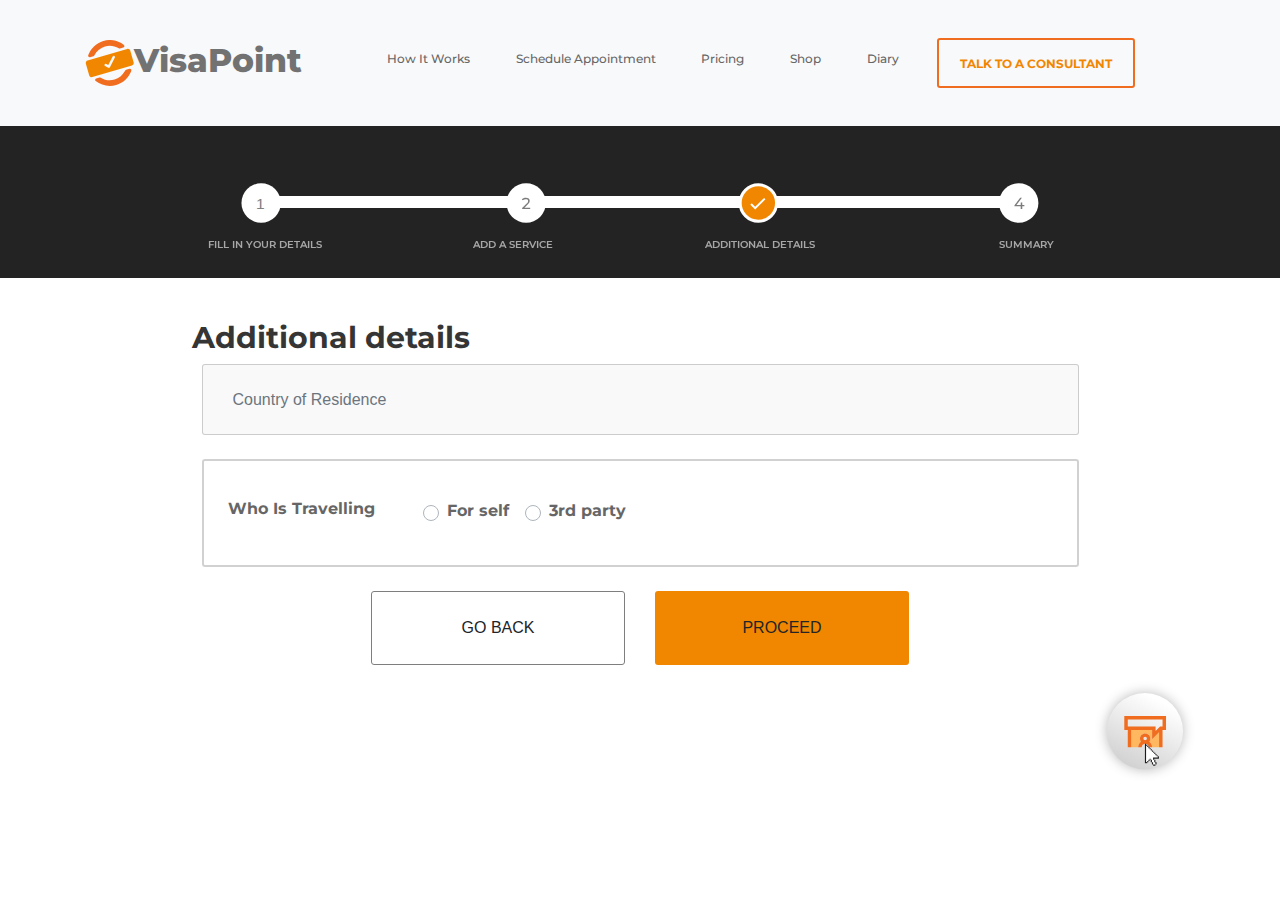
<file: del3.html>
<!doctype html>
<html lang="en">

<head>
  <!-- Required meta tags -->
  <meta charset="utf-8">
  <meta name="viewport" content="width=device-width, initial-scale=1, shrink-to-fit=no">

  <!-- Bootstrap CSS -->
  <link rel="stylesheet" href="https://stackpath.bootstrapcdn.com/bootstrap/4.3.1/css/bootstrap.min.css"
    integrity="sha384-ggOyR0iXCbMQv3Xipma34MD+dH/1fQ784/j6cY/iJTQUOhcWr7x9JvoRxT2MZw1T" crossorigin="anonymous">
  <link rel="stylesheet" href="https://stackpath.bootstrapcdn.com/font-awesome/4.7.0/css/font-awesome.min.css">
  <link rel="stylesheet" href="./del.css">
  <style>
      #hide-md {
    display: none;
    }
    @media only screen and (max-width: 769px) { 
    #hide-md {
      display: block;
    }
    
  }
    </style>
  <title>VisaPoint</title>
</head>

<body>
        
      <nav class="navbar navbar-expand-lg navbar-light bg-light">
            <div class="container">
          <a class="navbar-brand" href="#">
            <div class="brand">
                <div class="logo">
                  
                    <svg width="49" height="46" viewBox="0 0 49 46" fill="none" xmlns="http://www.w3.org/2000/svg">
                        <path
                            d="M39.7572 31.3289C37.5564 35.3787 33.9137 38.3206 29.5122 39.5814C27.9185 40.0399 26.3248 40.2691 24.7311 40.2691C21.5058 40.2691 18.3564 39.3522 15.7003 37.6711C15.3588 37.4419 14.9035 37.4037 14.524 37.5183L11.1849 38.5116C10.0086 38.8555 9.74299 40.3837 10.6916 41.1096C14.6758 44.2425 19.6086 46 24.7691 46C26.856 46 29.0189 45.6944 31.1438 45.0831C36.9873 43.3638 41.8442 39.4668 44.8039 34.0797C45.411 32.9718 45.9042 31.8638 46.3216 30.6794C46.739 29.5332 45.6766 28.387 44.5003 28.7309L41.1612 29.7243C40.7438 29.8389 40.4402 30.1063 40.2505 30.4884C40.0608 30.794 39.909 31.0615 39.7572 31.3289Z"
                            fill="#F06C1F" />
                        <path
                            d="M19.9502 6.4186C21.5439 5.96013 23.1375 5.7309 24.7312 5.7309C27.9565 5.7309 31.1059 6.64784 33.762 8.3289C34.1035 8.55814 34.5589 8.59634 34.9383 8.48173L38.3154 7.48837C39.4537 7.14452 39.7952 5.61628 38.8466 4.89036C37.898 4.12625 36.8356 3.43854 35.7352 2.82724C30.4229 -0.114618 24.2379 -0.802326 18.3944 0.916943C11.0711 3.05648 5.6071 8.59634 3.21658 15.3206C2.79919 16.4668 3.86164 17.5747 5.03792 17.2309L8.37706 16.2375C8.7565 16.1229 9.098 15.8555 9.28773 15.4734C11.3747 11.2326 15.1312 7.83222 19.9502 6.4186Z"
                            fill="#F06C1F" />
                        <path
                            d="M42.1855 8.9402L2.5713 20.5548C1.24324 20.9369 0.484343 22.3505 0.86379 23.6877L4.24086 35.3787C4.62031 36.7159 6.02426 37.4801 7.35233 37.098L46.9666 25.5216C48.2946 25.1395 49.0535 23.7259 48.6741 22.3887L45.297 10.6977C44.8796 9.32226 43.5136 8.55814 42.1855 8.9402ZM23.2132 27.6611L20.1397 26.0565C19.5326 25.7508 19.3049 24.9867 19.6085 24.4136C19.912 23.8023 20.6709 23.5731 21.2401 23.8787L23.2891 24.9485L27.6907 16.4286C27.9942 15.8173 28.7531 15.588 29.3223 15.8937C29.9294 16.1993 30.1571 16.9635 29.8535 17.5365L24.9207 27.1262C24.5792 27.7757 23.8203 28.005 23.2132 27.6611Z"
                            fill="#F18701" />
                    </svg>
                </div>
                <div class="brand-name">VisaPoint</div>
            </div>
            <div class="space"  ></div>
            
          
        </a>
        <button class="navbar-toggler" type="button" data-toggle="collapse" data-target="#navbarNavDropdown" aria-controls="navbarNavDropdown" aria-expanded="false" aria-label="Toggle navigation">
          <span class="navbar-toggler-icon"></span>
        </button>
        <div class="collapse navbar-collapse " id="navbarNavDropdown">
          <ul class="navbar-nav nav-links" >
              
                <li class="p-2">
                        <a href="#">How It Works</a>
                      </li>
                      <li class="p-2">
                        <a href="#">Schedule Appointment</a>
                      </li>
                      <li class="p-2">
                        <a href="#">Pricing</a>
                      </li>
                      <li class="p-2">
                        <a href="#">Shop</a>
                      </li>
                      <li class="p-2">
                        <a href="#">Diary</a>
                      </li>
                      <li>
                        <a href="#">
                          <div class="talk p-3" align="center">
                            <span>TALK TO A CONSULTANT</span>
                          </div>
                        </a>
                
                      </li>
          </ul>
        </div>
            </div>
        
      </nav>

      <div id="hide-md">
          <div class="row text-white d-flex justify-content-center align-items-center " style="height: 58px; background: #f18701" >TALK TO A CONSULTANT</div>
        </div>
      
        <div id="hide-md">
            <div class="row text-white d-flex align-items-center" style="padding-left : 50px; height: 88px; background: #232323;" >
                <svg width="34" height="34" viewBox="0 0 34 34" fill="none" xmlns="http://www.w3.org/2000/svg">
                  <path d="M16.8062 0C7.53653 0 0 7.53653 0 16.8062C0 26.0759 7.53653 33.6124 16.8062 33.6124C26.0759 33.6124 33.6124 26.0759 33.6124 16.8062C33.6124 7.53653 26.0759 0 16.8062 0ZM29.4984 10.924C29.0257 11.1079 28.5268 11.2041 28.0103 11.2041C25.6907 11.2041 23.8088 9.32219 23.8088 7.00259C23.8088 6.29358 24.0014 5.61958 24.334 5.0156C26.5661 6.44238 28.3692 8.49064 29.4984 10.924ZM16.9813 30.8026L12.6047 22.0757V16.0184L16.4386 18.2067H21.2616L22.3207 23.4937L17.1213 30.8026C17.0688 30.7939 17.025 30.8026 16.9813 30.8026ZM10.6614 13.2699C8.59568 12.9986 7.00259 11.2392 7.00259 9.10336V6.81877C9.21716 4.63921 12.1495 3.19493 15.4057 2.87106V8.52565L11.6681 12.2545L10.6614 13.2699ZM2.80103 16.8062C2.80103 14.5216 3.36124 12.3683 4.33285 10.4601C4.87555 13.2174 7.04635 15.3969 9.80362 15.9659V22.7409L13.6638 30.4437C7.45776 29.017 2.80103 23.4499 2.80103 16.8062ZM20.999 30.1636L25.2968 24.1239L23.555 15.4057H17.1738L14.189 13.6988L18.2067 9.68108V2.87106C19.4672 2.99361 20.6751 3.29997 21.8131 3.74638C21.2879 4.74425 21.0078 5.85591 21.0078 7.00259C21.0078 10.8628 24.1502 14.0052 28.0103 14.0052C28.8419 14.0052 29.656 13.8564 30.4175 13.5763C30.6626 14.6179 30.8114 15.6945 30.8114 16.8062C30.8114 23.0648 26.6799 28.378 20.999 30.1636Z" fill="#F18701"/>
                  </svg>
                  
              <span class="ml-3" >VISIT</span>
            </div>
          </div>

<div id="bread-crumbs" class="">
  <div class="bread-crumbs col d-flex justify-content-center align-items-center ">
        <div class="" style="width: 779.74px;height: 0px;border: 6px solid #FFFFFF; color: #FFFFFF">            
               <div class="row justify-content-between mt-n3 ">
                   <div class="svg">
                      <svg
                      xmlns:dc="http://purl.org/dc/elements/1.1/"
                      xmlns:cc="http://creativecommons.org/ns#"
                      xmlns:rdf="http://www.w3.org/1999/02/22-rdf-syntax-ns#"
                      xmlns:svg="http://www.w3.org/2000/svg"
                      xmlns="http://www.w3.org/2000/svg"
                      xmlns:sodipodi="http://sodipodi.sourceforge.net/DTD/sodipodi-0.dtd"
                      xmlns:inkscape="http://www.inkscape.org/namespaces/inkscape"
                      width="40"
                      height="40"
                      viewBox="0 0 40 40"
                      fill="none"
                      version="1.1"
                      id="svg3741"
                      sodipodi:docname="1.svg"
                      inkscape:version="0.92.3 (2405546, 2018-03-11)">
                     <metadata
                        id="metadata3747">
                       <rdf:RDF>
                         <cc:Work
                            rdf:about="">
                           <dc:format>image/svg+xml</dc:format>
                           <dc:type
                              rdf:resource="http://purl.org/dc/dcmitype/StillImage" />
                         </cc:Work>
                       </rdf:RDF>
                     </metadata>
                     <defs
                        id="defs3745" />
                     <sodipodi:namedview
                        pagecolor="#ffffff"
                        bordercolor="#666666"
                        borderopacity="1"
                        objecttolerance="10"
                        gridtolerance="10"
                        guidetolerance="10"
                        inkscape:pageopacity="0"
                        inkscape:pageshadow="2"
                        inkscape:window-width="1366"
                        inkscape:window-height="715"
                        id="namedview3743"
                        showgrid="false"
                        inkscape:zoom="10.088822"
                        inkscape:cx="52.966102"
                        inkscape:cy="23.068046"
                        inkscape:window-x="-8"
                        inkscape:window-y="-8"
                        inkscape:window-maximized="1"
                        inkscape:current-layer="svg3741" />
                     <circle
                        cx="20.1415"
                        cy="20.0304"
                        r="19.6894"
                        fill="white"
                        id="circle3737" />
                     <rect
                        style="opacity:0.02000002;fill:#00ff00;fill-opacity:1;fill-rule:nonzero;stroke-width:4.98652267;stroke-linecap:round;stroke-linejoin:round;stroke-miterlimit:4;stroke-dasharray:none;stroke-dashoffset:0;paint-order:normal"
                        id="rect3749"
                        width="2.3595679"
                        height="12.1911"
                        x="3.2771776"
                        y="7.6214862" />
                     <text
                        xml:space="preserve"
                        style="font-style:normal;font-weight:normal;font-size:15.55618477px;line-height:1.25;font-family:sans-serif;letter-spacing:0px;word-spacing:0px;fill:#808080;fill-opacity:1;stroke:none;stroke-width:0.38890466"
                        x="15.098173"
                        y="26.046989"
                        id="text3753"
                        transform="scale(1.0008781,0.99912266)"><tspan
                          sodipodi:role="line"
                          id="tspan3751"
                          x="15.098173"
                          y="26.046989"
                          style="stroke-width:0.38890466">1</tspan></text>
                   </svg>
                    <div class="mt-3 col ml-n5 bread-text text-nowrap">FILL IN YOUR DETAILS</div>
                   </div>
                    
                    <div class="svg">
                        <svg width="40" height="40" viewBox="0 0 40 40" fill="none" xmlns="http://www.w3.org/2000/svg">
                        <circle cx="20.1415" cy="20.0304" r="19.6894" fill="white" />
                        <path opacity="0.6"
                            d="M24.1879 24.6384V26.0304H16.1399V24.9424L20.6999 20.5424C21.2545 20.009 21.6279 19.5504 21.8199 19.1664C22.0119 18.7717 22.1079 18.377 22.1079 17.9824C22.1079 17.3957 21.8999 16.9424 21.4839 16.6224C21.0785 16.2917 20.4919 16.1264 19.7239 16.1264C18.4865 16.1264 17.5319 16.5317 16.8599 17.3424L15.7719 16.3984C16.2092 15.865 16.7799 15.449 17.4839 15.1504C18.1985 14.8517 18.9932 14.7024 19.8679 14.7024C21.0412 14.7024 21.9745 14.985 22.6679 15.5504C23.3612 16.105 23.7079 16.8624 23.7079 17.8224C23.7079 18.4197 23.5799 18.985 23.3239 19.5184C23.0679 20.0517 22.5825 20.6597 21.8679 21.3424L18.4439 24.6384H24.1879Z"
                            fill="#232323" />
                    </svg>
                    <div class="mt-3 col ml-n5 bread-text text-nowrap" >ADD A SERVICE</div>
                    </div>
                    
                    
                    <div class="svg">
                        <svg width="41" height="40" viewBox="0 0 41 40" fill="none" xmlns="http://www.w3.org/2000/svg">
                          <circle cx="20.3534" cy="20.0304" r="18.1894" fill="#F18701" stroke="white" stroke-width="3" />
                          <path d="M13.0352 21.0651L17.1641 25.1941L26.7342 15.624" stroke="white" stroke-width="2" />
                      </svg>
                    <div class="mt-3 col ml-n5 bread-text text-nowrap" >ADDITIONAL DETAILS</div>
                    </div>
                    
                    
                    <div class="svg">
                            <svg width="40" height="40" viewBox="0 0 40 40" fill="none" xmlns="http://www.w3.org/2000/svg">
                                <circle cx="19.7177" cy="20.0304" r="19.6894" fill="white" />
                                <path opacity="0.6"
                                    d="M25.3782 23.2784H23.2502V26.0304H21.6982V23.2784H15.4742V22.1584L21.2022 14.8304H22.9302L17.4422 21.9024H21.7462V19.4704H23.2502V21.9024H25.3782V23.2784Z"
                                    fill="#232323" />
                            </svg>
                            <div class=" mt-3 col mr-n5 bread-text" style="left: -15px;" >SUMMARY</div>
                    </div>
               </div>     
        </div>
    </div>
</div>
  
      <div class="container">
          <div class="form-header">
              
              <p class="d-flex justify-content-center align-items-center mt-5 " >Additional details</p>
          </div>
      </div>
  
      <div class="container">
          <div class="form d-flex justify-content-center form-group ">
              <form>
                  <input class="form-control mb-4 " type="text" placeholder="Country of Residence">
                  <div class="input-group mb-4">
                      <div class="radio-button">
                          <p class="pr-5 pl-4 pt-2  ">Who Is Travelling</p>
                          <div class="custom-control custom-radio custom-control-inline">
                              
                                <input type="radio" id="customRadioInline1" name="customRadioInline1" class="custom-control-input">
                                <label class="custom-control-label radio-button-text" for="customRadioInline1">For self</label>
                              </div>
                              <div class="custom-control custom-radio custom-control-inline">
                                <input type="radio" id="customRadioInline2" name="customRadioInline1" class="custom-control-input">
                                <label class="custom-control-label radio-button-text" for="customRadioInline2">3rd party</label>
                              </div>
                      </div>
                    </div>
                                  
                    
                        <div class="button-padding row d-flex justify-content-center align-items-center">
                            <div class="page3-back">
                                <button type="button" class="btn back " style="width: 254px; height: 74px ">GO BACK</button>
                            </div>
                            <div class="page3-proceed">
                                <button type="button" class="btn proceed " style="width: 254px; height: 74px ">PROCEED</button>
                            </div>
                        </div>
              </form>
          </div>
          <div class="d-flex justify-content-end">
              <svg width="100" height="100" viewBox="0 0 131 131" fill="none" xmlns="http://www.w3.org/2000/svg">
                <g filter="url(#filter0_d)">
                <circle cx="65.3733" cy="65.8469" r="50" fill="url(#paint0_linear)"/>
                </g>
                <path d="M74.8177 76.3976V64.0691H54.3177H47.4844V86.8469H56.5955C56.5955 83.8715 58.0333 81.2236 60.2542 79.558C59.3858 78.4191 58.8733 76.9955 58.8733 75.458C58.8733 71.6854 61.934 68.6246 65.7066 68.6246C69.4792 68.6246 72.5399 71.6854 72.5399 75.458C72.5399 76.9955 72.0274 78.4191 71.159 79.558C73.3799 81.2236 74.8177 83.8573 74.8177 86.8469H83.9288V67.2865L74.8177 76.3976Z" fill="#FFB85F"/>
                <path d="M71.159 79.5581C72.0274 78.4192 72.5399 76.9956 72.5399 75.4581C72.5399 71.6855 69.4791 68.6248 65.7066 68.6248C61.934 68.6248 58.8732 71.6855 58.8732 75.4581C58.8732 76.9956 59.3857 78.4192 60.2541 79.5581C58.0333 81.2237 56.5955 83.8716 56.5955 86.847H61.151C61.151 84.3414 63.201 82.2914 65.7066 82.2914C68.2121 82.2914 70.2621 84.3414 70.2621 86.847H74.8177C74.8177 83.8716 73.3798 81.2237 71.159 79.5581ZM63.4288 75.4581C63.4288 74.2053 64.4538 73.1803 65.7066 73.1803C66.9593 73.1803 67.9843 74.2053 67.9843 75.4581C67.9843 76.7109 66.9593 77.7359 65.7066 77.7359C64.4538 77.7359 63.4288 76.7109 63.4288 75.4581Z" fill="#F06C1F"/>
                <path d="M47.4844 86.8469V64.0691H54.3177H74.8177V76.3976L83.9288 67.2865V86.8469H88.4844V64.0691H93.04V45.8469H38.3733V64.0691H42.9288V86.8469H47.4844ZM42.9288 50.4025H88.4844V59.5136H85.267L79.3733 65.4073V59.5136H54.3177H47.4844H42.9288V50.4025Z" fill="#F06C1F"/>
                <path d="M66.1472 81.8522C65.9017 81.8522 65.6563 81.8522 65.401 81.8522C65.3716 87.5074 65.3912 93.1725 65.3814 98.8278C65.3912 101.832 65.3617 104.827 65.401 107.831C66.4221 107.831 67.4334 107.841 68.4545 107.831C68.4839 107.399 68.4839 106.957 68.4937 106.515V106.319H68.6901C69.1221 106.319 69.5541 106.319 69.9861 106.319C69.9959 105.877 70.0254 105.426 69.9763 104.984L69.9468 104.738L70.1923 104.768C70.6341 104.827 71.0857 104.787 71.5374 104.778C71.5472 104.346 71.557 103.923 71.557 103.501V103.305H71.7534C72.0872 103.305 72.4308 103.305 72.7646 103.285L72.9904 103.275L72.9708 103.501C72.9021 104.434 73.0592 105.367 73.0101 106.299C73.4519 106.309 73.8937 106.319 74.3355 106.319H74.5221V106.515C74.5319 107.458 74.5319 108.41 74.5417 109.353C74.9737 109.363 75.4155 109.363 75.8475 109.363H76.0439V109.559C76.0537 110.001 76.0537 110.443 76.0537 110.884C77.0748 110.894 78.1057 110.894 79.1268 110.884C79.1661 110.452 79.1759 110.011 79.1464 109.569L79.1366 109.353H79.3526C79.7846 109.363 80.2264 109.363 80.6486 109.353C80.6584 108.332 80.6584 107.311 80.6486 106.29C80.2068 106.28 79.7748 106.27 79.333 106.27H79.1464V106.074C79.1268 105.121 79.1366 104.179 79.1366 103.226C78.6948 103.207 78.253 103.207 77.8112 103.216H77.605L77.6148 103.01C77.6344 102.647 77.6344 102.284 77.6344 101.92V101.724H77.8308C79.7944 101.724 81.7482 101.724 83.7119 101.704C83.7217 100.683 83.7315 99.6721 83.7119 98.6609C83.2701 98.6609 82.8282 98.6609 82.3864 98.651H82.1999V98.4547C82.1901 98.0129 82.1901 97.571 82.1901 97.1292C81.7482 97.1194 81.3162 97.1194 80.8744 97.1194H80.6781V96.923C80.6781 96.4812 80.6682 96.0492 80.6584 95.6074C80.2166 95.5878 79.7846 95.578 79.3428 95.578H79.1464V95.3816C79.1464 94.9398 79.1464 94.498 79.1366 94.0561C78.6948 94.0561 78.253 94.0561 77.8112 94.0463L77.6148 94.0365V93.85C77.6148 93.418 77.6148 92.986 77.5952 92.554C77.1632 92.5343 76.7213 92.5245 76.2795 92.5245H76.0832V92.3281C76.0733 91.8863 76.0733 91.4445 76.0733 91.0027C75.6315 91.0027 75.1897 90.9929 74.7479 90.9929H74.5614L74.5515 90.8063C74.5319 90.3645 74.5221 89.9227 74.5123 89.4809C74.0803 89.4711 73.6483 89.4711 73.2163 89.4711H73.0297L73.0199 89.2845C73.0101 88.8427 73.0003 88.4009 73.0101 87.9689C72.5683 87.9591 72.1264 87.9591 71.6846 87.9591H71.4981L71.4883 87.7725C71.4686 87.3307 71.4686 86.8889 71.4686 86.4471C71.0268 86.4373 70.5948 86.4373 70.153 86.4373H69.9566V86.2409C69.9566 85.7991 69.9468 85.3671 69.937 84.9253C69.4952 84.9253 69.0534 84.9253 68.6115 84.9154H68.4152V84.7289C68.4152 84.2871 68.4054 83.8453 68.4054 83.4034C67.9635 83.3936 67.5217 83.3936 67.0701 83.3936H66.8737V83.1973C66.8737 82.7554 66.8639 82.3136 66.8443 81.8718C66.6381 81.8522 66.3926 81.8522 66.1472 81.8522Z" fill="white"/>
                <path d="M65.3998 81.8513C65.8907 81.8415 66.3915 81.8513 66.8824 81.8513C66.902 82.3618 66.9118 82.8626 66.9118 83.3633C67.4224 83.3633 67.9231 83.3633 68.4337 83.3731C68.4337 83.8738 68.4337 84.3844 68.4435 84.8851C67.9329 84.8851 67.4224 84.8851 66.9118 84.8851C66.9118 92.0131 66.9315 99.1411 66.9217 106.269C67.4322 106.279 67.9329 106.279 68.4337 106.269C68.4238 105.768 68.4337 105.268 68.4337 104.757C68.9442 104.747 69.4449 104.708 69.9456 104.796C70.0242 105.297 69.9849 105.798 69.9653 106.308C69.4646 106.318 68.9737 106.318 68.4729 106.308C68.4729 106.809 68.4631 107.32 68.4337 107.82C67.4126 107.83 66.4013 107.82 65.3802 107.82C65.3606 104.826 65.39 101.821 65.3802 98.8269C65.39 93.1716 65.3704 87.5065 65.3998 81.8513Z" fill="#1C1C1C"/>
                <path d="M68.4532 84.8949C68.9638 84.9047 69.4645 84.9047 69.9751 84.9047C69.9849 85.4054 69.9947 85.9062 69.9947 86.4167C70.4954 86.4167 71.006 86.4265 71.5067 86.4363C71.5067 86.9371 71.5067 87.4476 71.5361 87.9483C72.0369 87.9582 72.5474 87.9582 73.0481 87.968C73.0383 88.4687 73.0481 88.9694 73.058 89.48C73.5587 89.48 74.0496 89.48 74.5503 89.4996C74.5503 90.0003 74.57 90.5109 74.5896 91.0116C75.0903 91.0214 75.591 91.0214 76.1016 91.0214C76.1016 91.5222 76.1016 92.0327 76.1114 92.5334C76.6121 92.5334 77.1129 92.5432 77.6234 92.5727C77.6332 93.0734 77.643 93.5643 77.643 94.0651C78.1438 94.0749 78.6543 94.0847 79.155 94.0749C79.1649 94.5756 79.1649 95.0861 79.1649 95.5967C78.6543 95.6261 78.1438 95.6163 77.6332 95.6065C77.6332 95.1058 77.6332 94.5952 77.6332 94.0945C77.1227 94.0847 76.6121 94.0847 76.1016 94.0945C76.1114 93.584 76.1114 93.0734 76.1016 92.5629C75.6009 92.5629 75.0903 92.5629 74.5798 92.5629C74.5798 92.0523 74.5798 91.5516 74.5798 91.0411C74.0692 91.0312 73.5587 91.0312 73.0481 91.0411C73.0481 90.5305 73.0481 90.02 73.0481 89.5094C72.5474 89.5094 72.0369 89.5094 71.5263 89.5094C71.5165 88.9989 71.5165 88.4883 71.5165 87.9778C71.006 87.9778 70.4954 87.9778 69.9947 87.968C69.9947 87.4673 69.9947 86.9567 69.9947 86.456C69.494 86.4462 68.9834 86.4462 68.4827 86.456C68.4434 85.916 68.4532 85.4054 68.4532 84.8949Z" fill="#1C1C1C"/>
                <path d="M79.1453 95.5771C79.6558 95.5673 80.1566 95.5869 80.6671 95.6065C80.6769 96.1073 80.6769 96.608 80.6867 97.1087C81.1875 97.1087 81.6882 97.1087 82.1987 97.1283C82.1987 97.6291 82.1987 98.1396 82.2085 98.6403C82.7093 98.6502 83.2198 98.6502 83.7205 98.6502C83.7402 99.6712 83.7402 100.683 83.7205 101.694C81.698 101.713 79.6755 101.713 77.6431 101.723C77.6431 102.224 77.6529 102.715 77.6235 103.216C77.1129 103.245 76.6024 103.235 76.0918 103.235C76.082 102.214 76.082 101.193 76.0918 100.182C78.1242 100.172 80.1664 100.192 82.1987 100.182C82.2086 99.6712 82.2086 99.1607 82.1987 98.6502C81.6882 98.6502 81.1776 98.6502 80.6671 98.6403C80.6671 98.1396 80.6671 97.6291 80.6671 97.1185C80.1664 97.1185 79.6558 97.1185 79.1551 97.1185C79.1355 96.608 79.1355 96.0876 79.1453 95.5771Z" fill="#1C1C1C"/>
                <path d="M71.5066 101.694C72.0073 101.694 72.5179 101.694 73.0186 101.694C73.0382 102.214 73.0579 102.744 72.9891 103.265C72.5179 103.304 72.0368 103.294 71.5655 103.294C71.5655 103.785 71.5557 104.276 71.5459 104.767C71.0353 104.777 70.5248 104.826 70.024 104.737C69.916 104.247 69.9651 103.736 69.975 103.225C70.4855 103.225 70.9862 103.225 71.4968 103.225C71.4968 102.715 71.4968 102.204 71.5066 101.694Z" fill="#1C1C1C"/>
                <path d="M72.9892 103.265C73.5096 103.206 74.0299 103.225 74.5601 103.235C74.5699 104.246 74.5601 105.268 74.5699 106.279C75.0805 106.279 75.591 106.279 76.1016 106.289C76.1016 107.3 76.0917 108.311 76.1114 109.322C77.1325 109.342 78.1536 109.293 79.1746 109.352C79.2336 109.862 79.2041 110.373 79.155 110.884C78.1339 110.893 77.103 110.893 76.0819 110.884C76.0819 110.383 76.0819 109.872 76.0721 109.372C75.5714 109.372 75.0707 109.362 74.5699 109.352C74.5503 108.341 74.5601 107.329 74.5503 106.318C74.0496 106.318 73.539 106.308 73.0383 106.289C73.0776 105.277 72.8714 104.266 72.9892 103.265Z" fill="#1C1C1C"/>
                <path d="M77.6235 103.225C78.134 103.206 78.6348 103.216 79.1453 103.235C79.1551 104.247 79.1355 105.258 79.1551 106.269C79.6559 106.269 80.1566 106.279 80.6671 106.289C80.6769 107.31 80.6868 108.331 80.6671 109.352C80.1664 109.362 79.6657 109.381 79.1551 109.352C79.0962 108.331 79.1453 107.32 79.1355 106.299C78.625 106.289 78.1144 106.289 77.6039 106.289C77.6039 105.268 77.594 104.247 77.6235 103.225Z" fill="#1C1C1C"/>
                <defs>
                <filter id="filter0_d" x="0.373291" y="0.846924" width="130" height="130" filterUnits="userSpaceOnUse" color-interpolation-filters="sRGB">
                <feFlood flood-opacity="0" result="BackgroundImageFix"/>
                <feColorMatrix in="SourceAlpha" type="matrix" values="0 0 0 0 0 0 0 0 0 0 0 0 0 0 0 0 0 0 127 0"/>
                <feOffset/>
                <feGaussianBlur stdDeviation="7.5"/>
                <feColorMatrix type="matrix" values="0 0 0 0 0 0 0 0 0 0 0 0 0 0 0 0 0 0 0.25 0"/>
                <feBlend mode="normal" in2="BackgroundImageFix" result="effect1_dropShadow"/>
                <feBlend mode="normal" in="SourceGraphic" in2="effect1_dropShadow" result="shape"/>
                </filter>
                <linearGradient id="paint0_linear" x1="65.3733" y1="15.8469" x2="8.37329" y2="125.347" gradientUnits="userSpaceOnUse">
                <stop stop-color="white"/>
                <stop offset="1" stop-color="#C4C4C4"/>
                </linearGradient>
                </defs>
                </svg>
                
          </div>
      </div>
  
      <!-- Optional JavaScript -->
      <!-- jQuery first, then Popper.js, then Bootstrap JS -->
      <script src="https://code.jquery.com/jquery-3.3.1.slim.min.js" integrity="sha384-q8i/X+965DzO0rT7abK41JStQIAqVgRVzpbzo5smXKp4YfRvH+8abtTE1Pi6jizo" crossorigin="anonymous"></script>
      <script src="https://cdnjs.cloudflare.com/ajax/libs/popper.js/1.14.7/umd/popper.min.js" integrity="sha384-UO2eT0CpHqdSJQ6hJty5KVphtPhzWj9WO1clHTMGa3JDZwrnQq4sF86dIHNDz0W1" crossorigin="anonymous"></script>
      <script src="https://stackpath.bootstrapcdn.com/bootstrap/4.3.1/js/bootstrap.min.js" integrity="sha384-JjSmVgyd0p3pXB1rRibZUAYoIIy6OrQ6VrjIEaFf/nJGzIxFDsf4x0xIM+B07jRM" crossorigin="anonymous"></script>
    </body>
  </html>
</file>
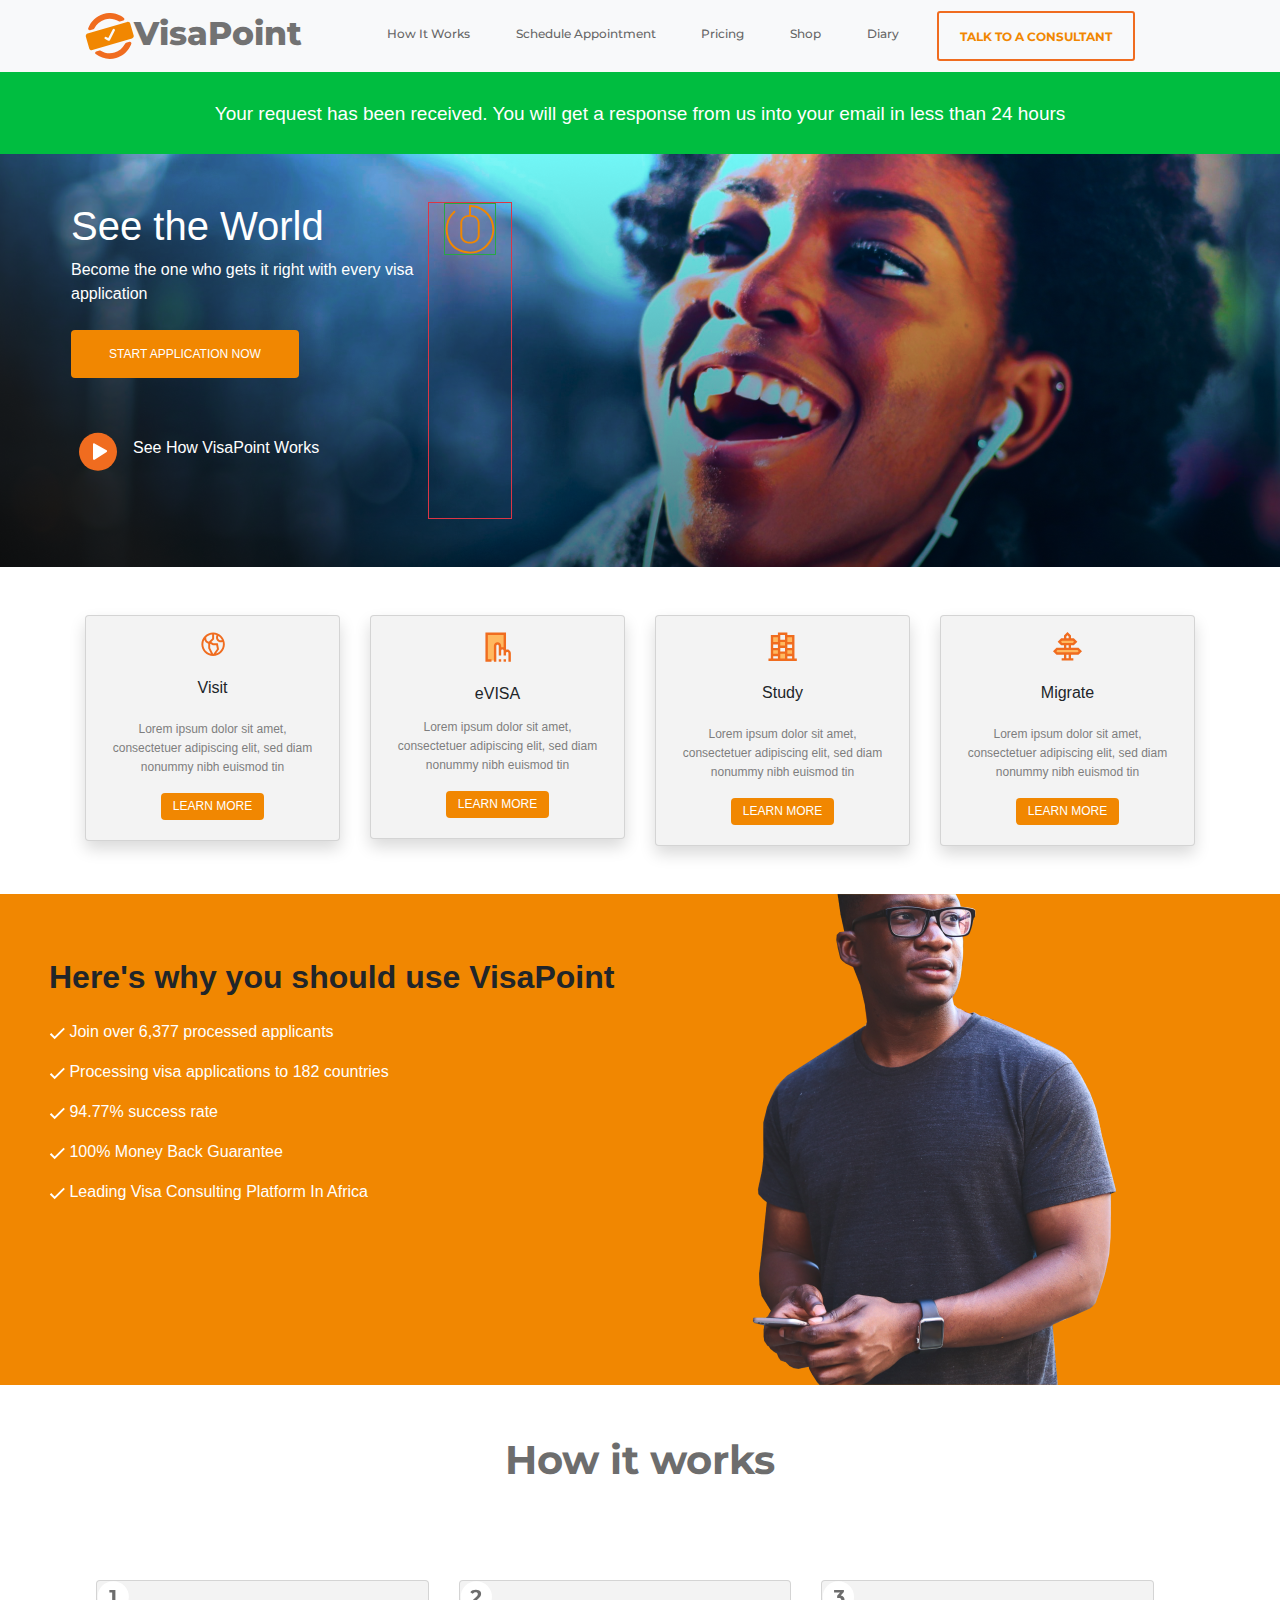
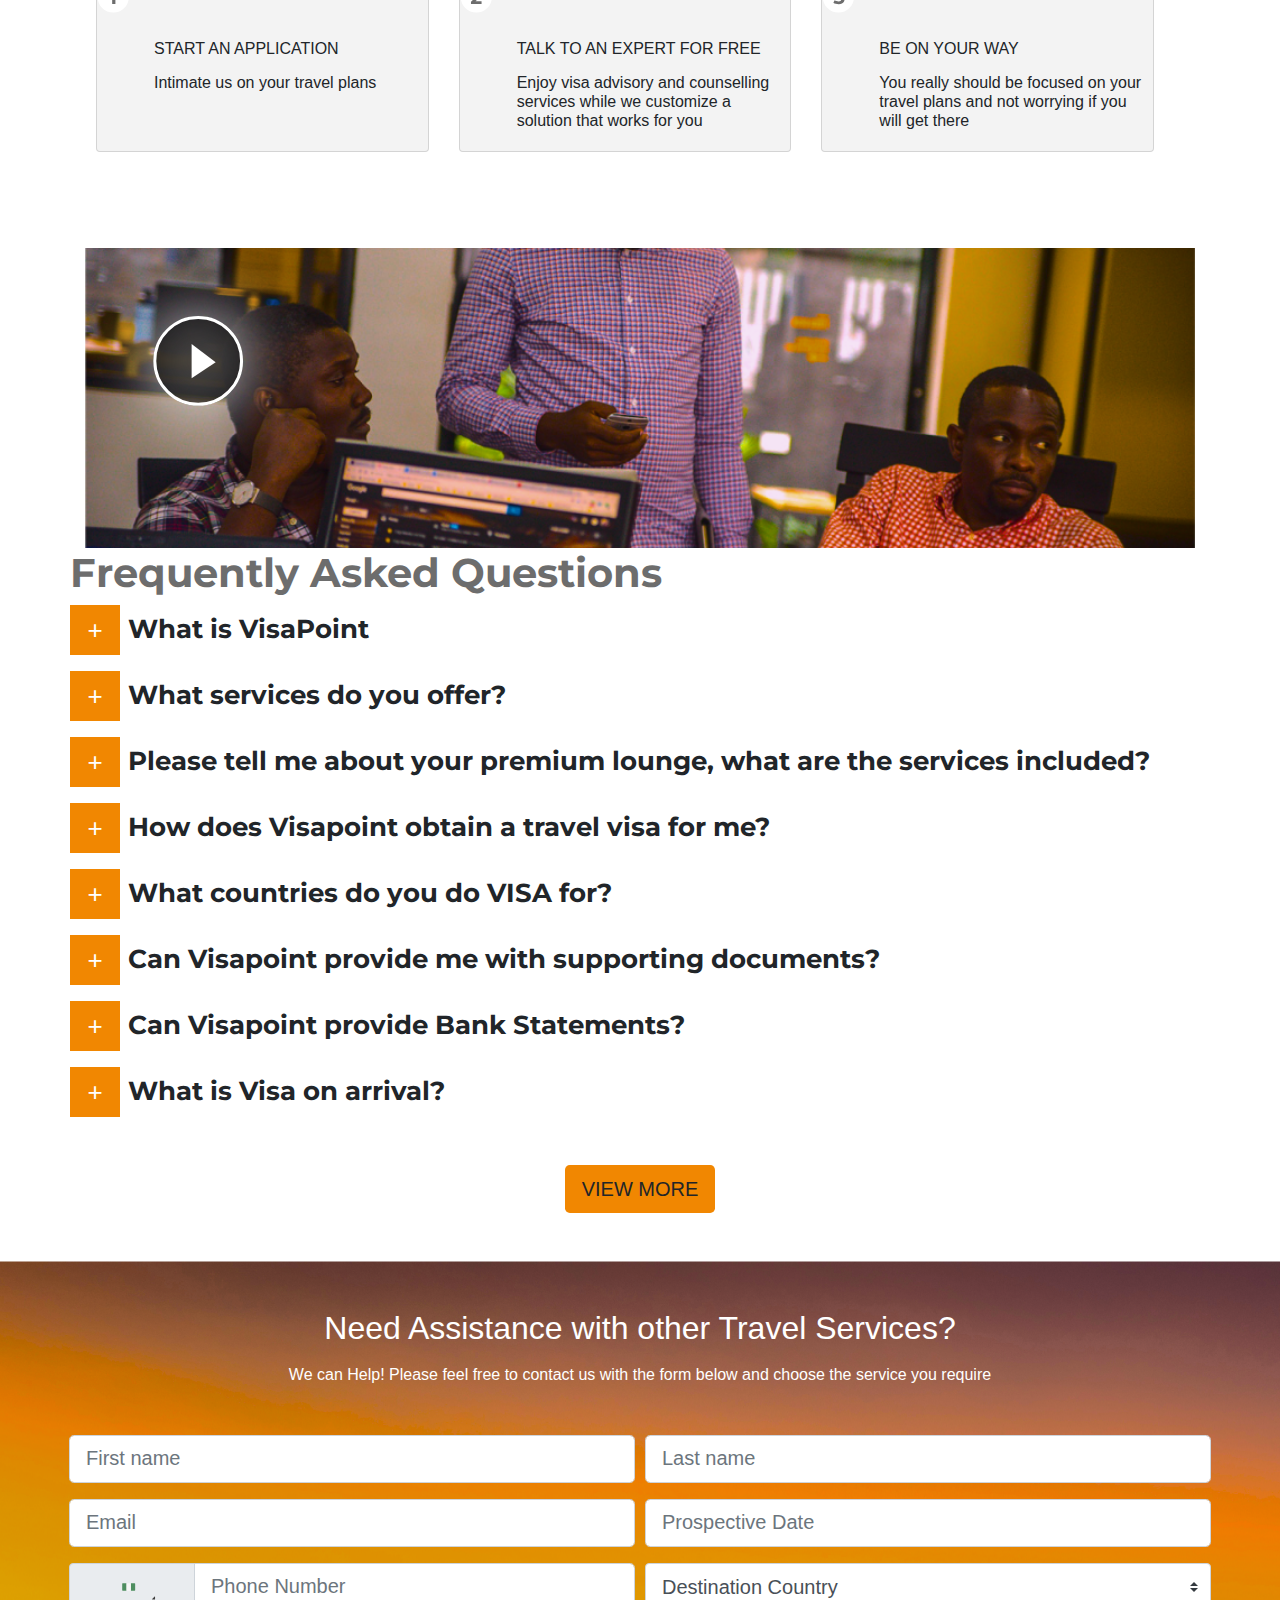
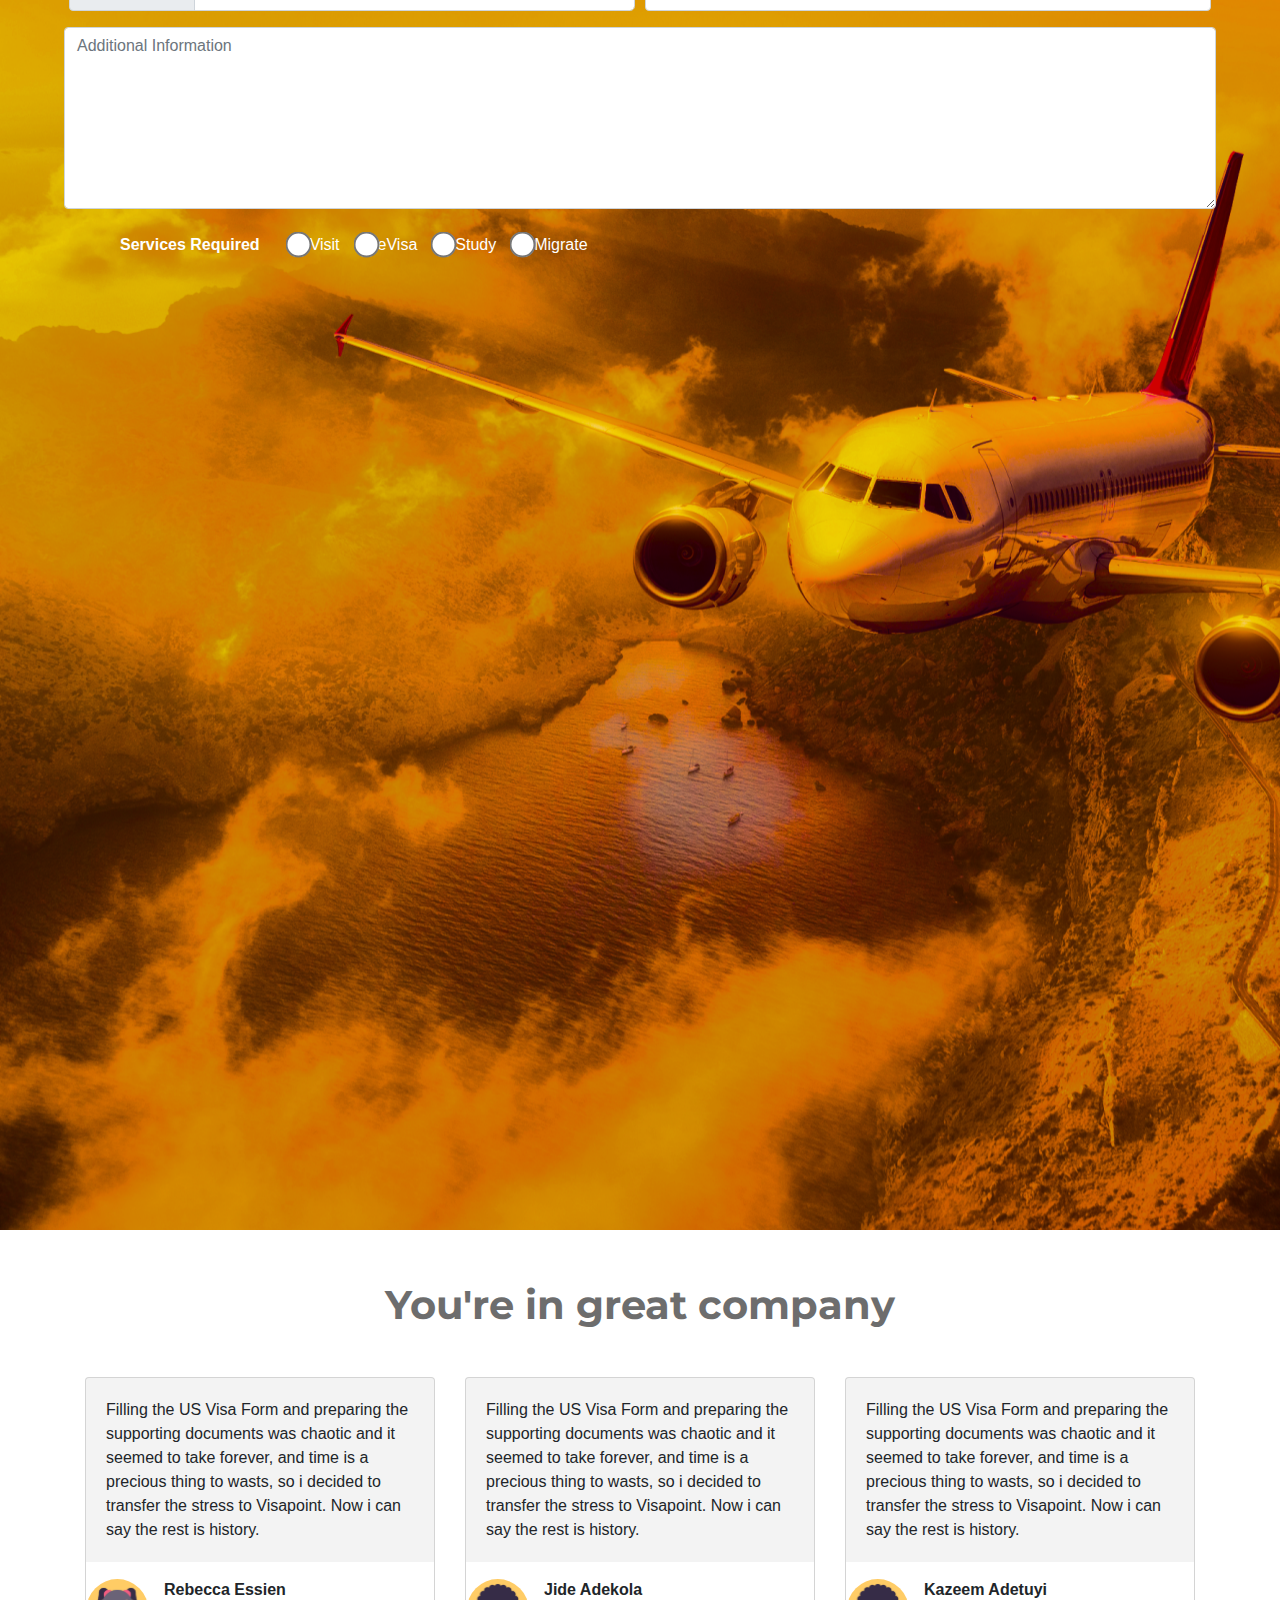
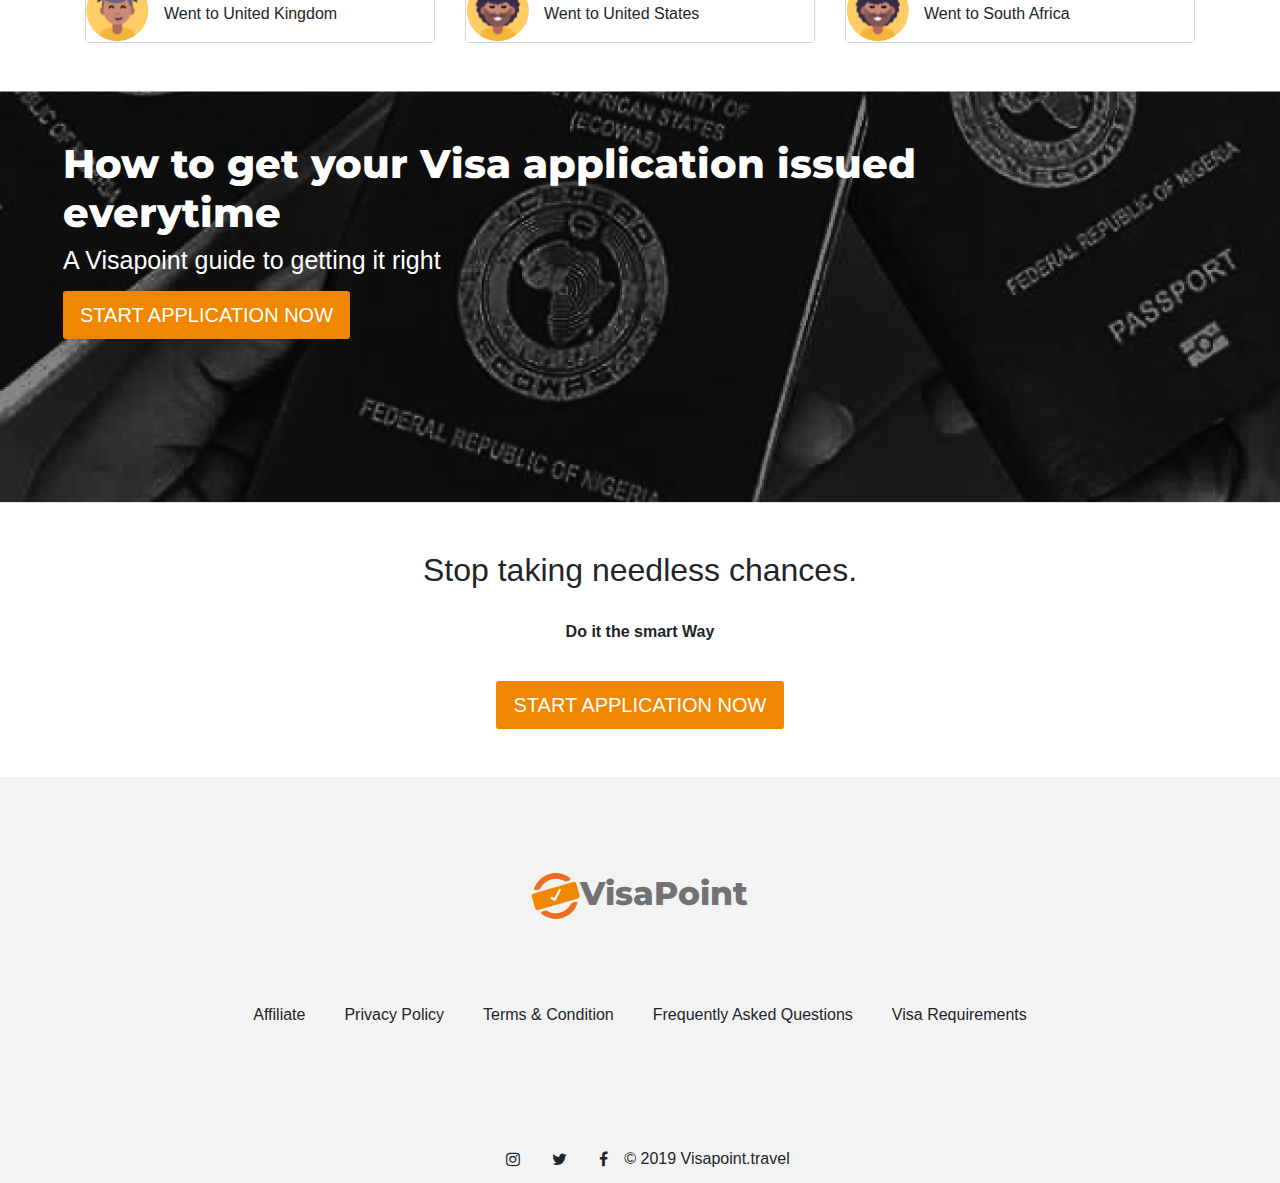
<file: newhome-notifications.html>
<!doctype html>
<html lang="en">

<head>
  <!-- Required meta tags -->
  <meta charset="utf-8">
  <meta name="viewport" content="width=device-width, initial-scale=1, shrink-to-fit=no">

  <!-- Bootstrap CSS -->

  <link rel="stylesheet" href="https://stackpath.bootstrapcdn.com/bootstrap/4.3.1/css/bootstrap.min.css"
    integrity="sha384-ggOyR0iXCbMQv3Xipma34MD+dH/1fQ784/j6cY/iJTQUOhcWr7x9JvoRxT2MZw1T" crossorigin="anonymous">
    <link rel="stylesheet" href="https://stackpath.bootstrapcdn.com/font-awesome/4.7.0/css/font-awesome.min.css">
  <link rel="stylesheet" href="./homestyle.css">
  <style>
    input[type=radio]{
  transform:scale(2);
}

.brand {
    display: flex;
    flex-direction: row;
    
}
.brand-name {
    width: 169px;
height: 40px;

font-family: Montserrat;
font-style: normal;
font-weight: 800;
font-size: 33px;
line-height: 40px;

color: #727272;
}

/* hide talk to a consultant */
#hide-md {
  display: none;
}

/* How it works */
.how-it-works:hover {
  background: #f18701;
  color:#ffffff
}
.ct {
  font-size: 12px;
            line-height: 19px;
            text-align: center;
            
            color: #7E7E7E;
}
.footer-bg-color {
  background: #F3F3F3;
}

@media only screen and (max-width: 769px) { 
  #hide-md {
    display: block;
  }
  #hide-sm {
    display: none;
  }
}

  </style>
  <title>Home Page</title>
</head>

<body>
  <nav class="navbar navbar-expand-lg navbar-light bg-light">
    <div class="container">
      <a class="navbar-brand" href="#">
        <div class="brand">
          <div class="logo">
            <svg width="49" height="46" viewBox="0 0 49 46" fill="none" xmlns="http://www.w3.org/2000/svg">
              <path
                d="M39.7572 31.3289C37.5564 35.3787 33.9137 38.3206 29.5122 39.5814C27.9185 40.0399 26.3248 40.2691 24.7311 40.2691C21.5058 40.2691 18.3564 39.3522 15.7003 37.6711C15.3588 37.4419 14.9035 37.4037 14.524 37.5183L11.1849 38.5116C10.0086 38.8555 9.74299 40.3837 10.6916 41.1096C14.6758 44.2425 19.6086 46 24.7691 46C26.856 46 29.0189 45.6944 31.1438 45.0831C36.9873 43.3638 41.8442 39.4668 44.8039 34.0797C45.411 32.9718 45.9042 31.8638 46.3216 30.6794C46.739 29.5332 45.6766 28.387 44.5003 28.7309L41.1612 29.7243C40.7438 29.8389 40.4402 30.1063 40.2505 30.4884C40.0608 30.794 39.909 31.0615 39.7572 31.3289Z"
                fill="#F06C1F" />
              <path
                d="M19.9502 6.4186C21.5439 5.96013 23.1375 5.7309 24.7312 5.7309C27.9565 5.7309 31.1059 6.64784 33.762 8.3289C34.1035 8.55814 34.5589 8.59634 34.9383 8.48173L38.3154 7.48837C39.4537 7.14452 39.7952 5.61628 38.8466 4.89036C37.898 4.12625 36.8356 3.43854 35.7352 2.82724C30.4229 -0.114618 24.2379 -0.802326 18.3944 0.916943C11.0711 3.05648 5.6071 8.59634 3.21658 15.3206C2.79919 16.4668 3.86164 17.5747 5.03792 17.2309L8.37706 16.2375C8.7565 16.1229 9.098 15.8555 9.28773 15.4734C11.3747 11.2326 15.1312 7.83222 19.9502 6.4186Z"
                fill="#F06C1F" />
              <path
                d="M42.1855 8.9402L2.5713 20.5548C1.24324 20.9369 0.484343 22.3505 0.86379 23.6877L4.24086 35.3787C4.62031 36.7159 6.02426 37.4801 7.35233 37.098L46.9666 25.5216C48.2946 25.1395 49.0535 23.7259 48.6741 22.3887L45.297 10.6977C44.8796 9.32226 43.5136 8.55814 42.1855 8.9402ZM23.2132 27.6611L20.1397 26.0565C19.5326 25.7508 19.3049 24.9867 19.6085 24.4136C19.912 23.8023 20.6709 23.5731 21.2401 23.8787L23.2891 24.9485L27.6907 16.4286C27.9942 15.8173 28.7531 15.588 29.3223 15.8937C29.9294 16.1993 30.1571 16.9635 29.8535 17.5365L24.9207 27.1262C24.5792 27.7757 23.8203 28.005 23.2132 27.6611Z"
                fill="#F18701" />
            </svg>
          </div>
          <div class="brand-name">VisaPoint</div>
        </div>
        <div class="space"></div>


      </a>
      <button class="navbar-toggler" type="button" data-toggle="collapse" data-target="#navbarNavDropdown"
        aria-controls="navbarNavDropdown" aria-expanded="false" aria-label="Toggle navigation">
        <span class="navbar-toggler-icon"></span>
      </button>
      <div class="collapse navbar-collapse " id="navbarNavDropdown">
        <ul class="navbar-nav nav-links">

          <li class="p-2">
            <a href="#">How It Works</a>
          </li>
          <li class="p-2">
            <a href="#">Schedule Appointment</a>
          </li>
          <li class="p-2">
            <a href="#">Pricing</a>
          </li>
          <li class="p-2">
            <a href="#">Shop</a>
          </li>
          <li class="p-2">
            <a href="#">Diary</a>
          </li>
          <li>
            <a href="#">
              <div class="talk p-3" align="center">
                <span>TALK TO A CONSULTANT</span>
              </div>
            </a>

          </li>
        </ul>
      </div>
    </div>
  </nav>
  <div id="hide-md">
    <div class="row text-white d-flex justify-content-center align-items-center " style="height: 58px; background: #f18701" >TALK TO A CONSULTANT</div>
  </div>

  
  <div id="hide-sm" class="">
    <div class="row text-white font-weight-light d-flex justify-content-center align-items-center "
    style="background: #00BD40; height: 82px; font-size: 19px; line-height: 23px;">
    <div class="">
      <span class="align-middle">Your request has been received. You will get a response from us into your email in less
        than 24 hours</span>
    </div>
    <div class="">
      <span class=""></span>
    </div>
  </div>
  </div>
  

<div id="hide-md">
  <div class="row" style="min-height: 299px ">
    <div class="card d-flex justify-content-center align-items-center pt-5" style="background: #00BD40;">
      <img src="./img/sm.png" width="50px" height="50px" />
      <div class="card-body d-flex flex-column align-items-center m-4">
        <p class="card-text text-wrap text-white" style="font-size: 19px;
          line-height: 23px;
          text-align: center;">Your request has been received. You will get a response from us into your email in less
          than 24 hours</p>
  
      </div>
    </div>
  </div>
</div>

  <div id="hide-sm" class="">
    <div class="p-5 mb-5 d-flex" style=" background-image:url(./img/afro.png); width:100%; height: 413px" >
      <div class="col-md-4 d-flex flex-column text-white">
        <h1 class="mb-2 ml-2" >See the World</h1>
        <p class="ml-2 mb-4" >Become the one who gets it right with every visa application</p>
        <button class="ml-2 btn" style="width: 228px; height: 48px; background: #F18701; color:#fff; border:none; font-weight: 500;font-size: 12px;line-height: 15px;" >START APPLICATION NOW</button>
        <div class="d-flex mt-5 ml-3">
          <div class="d-flex align-items-center justify-content-center mr-3">
            <svg width="38" height="39" viewBox="0 0 38 39" fill="none" xmlns="http://www.w3.org/2000/svg">
              <circle cx="19" cy="19.7056" r="19" fill="#F06C1F" />
              <path
                d="M14 12.3289L14 26.8738C14 27.665 14.8753 28.1428 15.5408 27.7149L27.6517 19.9282C28.2869 19.5199 28.2576 18.5818 27.5982 18.2139L15.4873 11.4557C14.8207 11.0837 14 11.5656 14 12.3289Z"
                fill="white" />
            </svg>
          </div>
            <div class="" style="margin-top: 10px" >
              <p class="text-center" >See How VisaPoint Works</p> 
            </div>
                      
        </div>
      </div>
      
      <div class="row border border-danger">
        <div class="col-md-12">
          <div class=" d-flex justify-content-center align-items-end border border-success " style="" >
            <svg width="50" height="50" viewBox="0 0 50 50" fill="none" xmlns="http://www.w3.org/2000/svg">
              <path
                d="M49.336 25.2644C49.336 11.8476 38.42 0.931641 25.0033 0.931641C24.4574 0.931641 24.0208 1.36828 24.0208 1.91408V10.9148H23.5643C19.0094 10.9148 15.2979 14.6163 15.2979 19.1812V31.3575C15.2979 35.9125 18.9994 39.6239 23.5643 39.6239H26.4323C30.9872 39.6239 34.6986 35.9224 34.6986 31.3575V19.1713C34.6986 14.6163 30.9971 10.9049 26.4323 10.9049H25.9758V2.90644C37.8643 3.42247 47.3711 13.2568 47.3711 25.2644C47.3711 33.1636 43.3322 40.3186 36.5742 44.417C29.588 48.6445 21.0636 48.714 13.1941 44.6056C9.95902 42.9086 7.3491 40.2987 5.65216 37.0537C0.362859 26.9018 2.10942 15.7179 10.1079 8.58276C10.5147 8.22551 10.5445 7.60032 10.1873 7.19345C9.83001 6.78659 9.20482 6.75681 8.79795 7.11407C4.81857 10.6667 2.07965 15.4896 1.08728 20.6995C0.0155318 26.3659 0.988049 32.3399 3.9056 37.9468C5.78117 41.559 8.67887 44.4567 12.2811 46.3323C16.4491 48.5155 20.7956 49.5972 25.0429 49.5972C29.4391 49.5972 33.736 48.4262 37.5963 46.0842C44.9498 41.6384 49.336 33.8483 49.336 25.2644ZM26.4422 12.8698C29.9154 12.8698 32.7437 15.698 32.7437 19.1713V31.3476C32.7437 34.8209 29.9154 37.6491 26.4422 37.6491H23.5742C20.101 37.6491 17.2727 34.8209 17.2727 31.3476V19.1713C17.2727 15.698 20.101 12.8698 23.5742 12.8698H26.4422Z"
                fill="#F18701" />
            </svg>
          </div>
        </div>
        
      </div>
      
    </div>
  </div>


  <div class="container mb-5">
    <div class="row">
      <div class="col-md-3 col-sm-6 col-xs-6">
        <div class="card d-flex justify-content-center align-items-center shadow">
          <svg class="pt-3" width="40" height="40" viewBox="0 0 46 46" fill="none" xmlns="http://www.w3.org/2000/svg">
            <path
              d="M23.2217 0.931641C10.8115 0.931641 0.72168 11.0215 0.72168 23.4316C0.72168 35.8418 10.8115 45.9316 23.2217 45.9316C35.6318 45.9316 45.7217 35.8418 45.7217 23.4316C45.7217 11.0215 35.6318 0.931641 23.2217 0.931641ZM40.2139 15.5566C39.5811 15.8027 38.9131 15.9316 38.2217 15.9316C35.1162 15.9316 32.5967 13.4121 32.5967 10.3066C32.5967 9.35742 32.8545 8.45508 33.2998 7.64648C36.2881 9.55664 38.7021 12.2988 40.2139 15.5566ZM23.4561 42.1699L17.5967 30.4863V22.377L22.7295 25.3066H29.1865L30.6045 32.3848L23.6436 42.1699C23.5732 42.1582 23.5146 42.1699 23.4561 42.1699ZM14.9951 18.6973C12.2295 18.334 10.0967 15.9785 10.0967 13.1191V10.0605C13.0615 7.14258 16.9873 5.20898 21.3467 4.77539V12.3457L16.3428 17.3379L14.9951 18.6973ZM4.47168 23.4316C4.47168 20.373 5.22168 17.4902 6.52246 14.9355C7.24902 18.627 10.1553 21.5449 13.8467 22.3066V31.377L19.0146 41.6895C10.7061 39.7793 4.47168 32.3262 4.47168 23.4316ZM28.835 41.3145L34.5889 33.2285L32.2568 21.5566H23.7139L19.7178 19.2715L25.0967 13.8926V4.77539C26.7842 4.93945 28.4014 5.34961 29.9248 5.94727C29.2217 7.2832 28.8467 8.77148 28.8467 10.3066C28.8467 15.4746 33.0537 19.6816 38.2217 19.6816C39.335 19.6816 40.4248 19.4824 41.4443 19.1074C41.7725 20.502 41.9717 21.9434 41.9717 23.4316C41.9717 31.8105 36.4404 38.9238 28.835 41.3145Z"
              fill="#F06C1F" />
          </svg>
          <div class="card-body d-flex flex-column align-items-center">
            <div class="card-title pb-2" >Visit</div>
            <p class="card-text text-wrap ct">Lorem ipsum dolor sit amet, consectetuer adipiscing elit, sed diam nonummy
              nibh euismod tin</p>
              <button class="btn" style="background: #F18701; color:#fff; border:none; font-weight: 500;font-size: 12px;line-height: 15px;" >LEARN MORE</button>
          </div>
        </div>
      </div>
      <div class="col-md-3 col-sm-6 col-xs-6">
        <div class="card d-flex justify-content-center align-items-center shadow">
          <svg class="pt-3" width="40" height="46" viewBox="0 0 40 46" fill="none" xmlns="http://www.w3.org/2000/svg">
            <path
              d="M15.5786 21.3602C15.5786 19.3057 17.2384 17.6459 19.2929 17.6459C21.3474 17.6459 23.0072 19.3057 23.0072 21.3602V28.7888C23.0072 26.7343 24.667 25.0745 26.7215 25.0745C28.7759 25.0745 30.4358 26.7343 30.4358 28.7888V2.78876H2.57861V43.6459H15.5786V21.3602Z"
              fill="#FFB85F" />
            <path
              d="M0.72168 0.931641V45.5031H10.0074V41.7888H4.43597V4.64593H28.5788V23.5424C27.9985 23.3334 27.3717 23.2174 26.7217 23.2174C26.0717 23.2174 25.4449 23.3334 24.8645 23.5424V21.3602C24.8645 18.2843 22.369 15.7888 19.2931 15.7888C16.2172 15.7888 13.7217 18.2843 13.7217 21.3602V45.5031H17.436V21.3602C17.436 20.3388 18.2717 19.5031 19.2931 19.5031C20.3145 19.5031 21.1503 20.3388 21.1503 21.3602V28.7888V36.2174H24.8645V28.7888C24.8645 27.7674 25.7003 26.9316 26.7217 26.9316C27.7431 26.9316 28.5788 27.7674 28.5788 28.7888V32.5031V36.2174H32.2931V32.5031C32.2931 31.4816 33.1288 30.6459 34.1502 30.6459C35.1717 30.6459 36.0074 31.4816 36.0074 32.5031V45.5031H39.7217V32.5031C39.7217 29.4272 37.2261 26.9316 34.1502 26.9316C33.5003 26.9316 32.8735 27.0477 32.2931 27.2566V0.931641H0.72168Z"
              fill="#F06C1F" />
            <path d="M21.1504 41.7888H24.8647V45.503H21.1504V41.7888Z" fill="#F06C1F" />
            <path d="M28.5786 41.7888H32.2929V45.503H28.5786V41.7888Z" fill="#F06C1F" />
          </svg>
          <div class="card-body d-flex flex-column align-items-center">
            <div class="card-title">eVISA</div>
            <p class="card-text text-wrap ct">Lorem ipsum dolor sit amet, consectetuer adipiscing elit, sed diam nonummy
              nibh euismod tin</p>
              <button class="btn" style="background: #F18701; color:#fff; border:none; font-weight: 500;font-size: 12px;line-height: 15px;" >LEARN MORE</button>
          </div>
        </div>
      </div>
      <div class="col-md-3 col-sm-6 col-xs-6">
        <div class="card d-flex justify-content-center align-items-center shadow">
          <svg class="pt-3" width="45" height="45" viewBox="0 0 45 45" fill="none" xmlns="http://www.w3.org/2000/svg">
            <path
              d="M28.2217 32.0983H17.2217V26.5983H6.22168V35.765H17.2217V43.0983H28.2217V35.765H39.2217V26.5983H28.2217V32.0983Z"
              fill="#FFB85F" />
            <path
              d="M28.2217 13.765H17.2217V6.43164H6.22168V17.4316H17.2217V22.9316H28.2217V17.4316H39.2217V6.43164H28.2217V13.765Z"
              fill="#FFB85F" />
            <path
              d="M41.055 4.59831H30.055V0.931641H15.3883V4.59831H4.38835V41.265H0.72168V44.9316H44.7217V41.265H41.055V4.59831ZM15.3883 41.265H8.05501V37.5983H15.3883V41.265ZM15.3883 33.9316H8.05501V28.4316H15.3883V33.9316ZM15.3883 24.765H8.05501V19.265H15.3883V24.765ZM15.3883 15.5983H8.05501V8.26497H15.3883V15.5983ZM26.3883 41.265H19.055V33.9316H26.3883V41.265ZM26.3883 30.265H19.055V24.765H26.3883V30.265ZM26.3883 21.0983H19.055V15.5983H26.3883V21.0983ZM26.3883 11.9316H19.055V4.59831H26.3883V11.9316ZM37.3883 41.265H30.055V37.5983H37.3883V41.265ZM37.3883 33.9316H30.055V28.4316H37.3883V33.9316ZM37.3883 24.765H30.055V19.265H37.3883V24.765ZM37.3883 15.5983H30.055V8.26497H37.3883V15.5983Z"
              fill="#F06C1F" />
          </svg>
          <div class="card-body d-flex flex-column align-items-center">
            <div class="card-title pb-2">Study</div>
            <p class="card-text text-wrap ct">Lorem ipsum dolor sit amet, consectetuer adipiscing elit, sed diam nonummy
              nibh euismod tin</p>
              <button class="btn" style="background: #F18701; color:#fff; border:none; font-weight: 500;font-size: 12px;line-height: 15px;" >LEARN MORE</button>
          </div>
        </div>
      </div>
      <div class="col-md-3 col-sm-6 col-xs-6">
        <div class="card d-flex justify-content-center align-items-center shadow">
          <svg class="pt-3" width="45" height="45" viewBox="0 0 45 45" fill="none" xmlns="http://www.w3.org/2000/svg">
            <path d="M6.2538 26.125L2.62842 29.7504L6.2538 33.3758H38.8822L42.5076 29.7504L38.8822 26.125H6.2538Z"
              fill="#FFB85F" />
            <path d="M31.6317 18.8748L35.257 15.2494L31.6317 11.624H13.5048L9.87939 15.2494L13.5048 18.8748H31.6317Z"
              fill="#FFB85F" />
            <path
              d="M27.9381 24.3127V20.6873H32.3112L37.7492 15.2492L32.3112 9.81118H27.9381V5.43807L22.5 0L17.0619 5.43807V9.81118H12.6888L7.25075 15.2492L12.6888 20.6873H17.0619V24.3127H5.43807L0 29.7508L5.43807 35.1888H17.0619V40.6269H13.4366V44.2523H31.5634V40.6269H27.9381V35.1888H39.5619L45 29.7508L39.5619 24.3127H27.9381ZM20.6873 6.93354L22.5 5.12085L24.3127 6.93354V9.81118H20.6873V6.93354ZM14.1843 17.0619L12.3716 15.2492L14.1843 13.4366H30.8157L32.6284 15.2492L30.8157 17.0619H14.1843ZM24.3127 20.6873V24.3127H20.6873V20.6873H24.3127ZM24.3127 40.6269H20.6873V35.1888H24.3127V40.6269ZM38.0665 31.5634H6.93353L5.12085 29.7508L6.93353 27.9381H38.0665L39.8792 29.7508L38.0665 31.5634Z"
              fill="#F06C1F" />
          </svg>
          <div class="card-body d-flex flex-column align-items-center">
            <div class="card-title pb-2">Migrate</div>
            <p class="card-text text-wrap ct">Lorem ipsum dolor sit amet, consectetuer adipiscing elit, sed diam nonummy
              nibh euismod tin</p>
              <button class="btn" style="background: #F18701; color:#fff; border:none; font-weight: 500;font-size: 12px;line-height: 15px;" >LEARN MORE</button>
          </div>
        </div>
      </div>
    </div>
  </div>

  <div class="row">
    <div class="w-50 d-flex flex-column text-center" style="background-color: #F18701;">
      <div class="mt-5 ml-5 p-3">
        <h2 class="font-weight-bold text-left " >Here's why you should use VisaPoint</h2>
      </div>

      <div class="d-flex flex-column justify-content-start ml-5 pl-3 text-white ">
        <p class=" text-left" ><svg width="16" height="13" viewBox="0 0 16 13" fill="none" xmlns="http://www.w3.org/2000/svg">
            <path d="M1.50781 6.78369L5.63675 10.9126L15.2068 1.34255" stroke="white" stroke-width="2" />
          </svg>
          Join over 6,377 processed applicants</p>
        <p class=" text-left"><svg width="16" height="13" viewBox="0 0 16 13" fill="none" xmlns="http://www.w3.org/2000/svg">
            <path d="M1.50781 6.78369L5.63675 10.9126L15.2068 1.34255" stroke="white" stroke-width="2" />
          </svg>
          Processing visa applications to 182 countries</p>
        <p class=" text-left"><svg width="16" height="13" viewBox="0 0 16 13" fill="none" xmlns="http://www.w3.org/2000/svg">
            <path d="M1.50781 6.78369L5.63675 10.9126L15.2068 1.34255" stroke="white" stroke-width="2" />
          </svg>
          94.77% success rate </p>
        <p class=" text-left"><svg width="16" height="13" viewBox="0 0 16 13" fill="none" xmlns="http://www.w3.org/2000/svg">
            <path d="M1.50781 6.78369L5.63675 10.9126L15.2068 1.34255" stroke="white" stroke-width="2" />
          </svg>
          100% Money Back Guarantee </p>
        <p class=" text-left"><svg width="16" height="13" viewBox="0 0 16 13" fill="none" xmlns="http://www.w3.org/2000/svg">
            <path d="M1.50781 6.78369L5.63675 10.9126L15.2068 1.34255" stroke="white" stroke-width="2" />
          </svg>
          Leading Visa Consulting Platform In Africa</p>
      </div>

    </div>
    <div class="w-50 d-flex justify-content-center" style="background-color: #F18701;">
      <img src="./img/adult-brick-walls-business-212290.png" />
    </div>
  </div>

  <div class="howItWorks">
    How it works
  </div>
  <div class=" m-5 p-5">
    <div class="row">
      <div class="card-deck col-md-12">
        <div class="card how-it-works ">
          <div class="align-self-start pl-n5 pb-1 ">
            <svg width="32" height="32" viewBox="0 0 32 32" fill="none" xmlns="http://www.w3.org/2000/svg">
              <circle cx="16.2308" cy="15.8866" r="15.6068" fill="white" />
              <path d="M18.411 8.8866V22.8866H15.171V11.4866H12.371V8.8866H18.411Z" fill="#6D6D6D" />
            </svg>
          </div>


          <div class="card-body pl-5 ml-4 text-wrap">
            <div class="card-title row align-items-center text-left">START AN APPLICATION</div>
            <h6 class="card-text row align-items-end text-left ">Intimate us on your travel plans</h6>
          </div>
        </div>
        <div class="card how-it-works">
          <div class="align-self-start pl-n5 pb-1 ">
            <svg width="32" height="32" viewBox="0 0 32 32" fill="none" xmlns="http://www.w3.org/2000/svg">
              <circle cx="16.3158" cy="15.8866" r="15.6068" fill="white" />
              <path
                d="M21.5559 20.2466V22.8866H10.9759V20.7866L16.3759 15.6866C16.9493 15.1399 17.3359 14.6733 17.5359 14.2866C17.7359 13.8866 17.8359 13.4933 17.8359 13.1066C17.8359 12.5466 17.6426 12.1199 17.2559 11.8266C16.8826 11.5199 16.3293 11.3666 15.5959 11.3666C14.9826 11.3666 14.4293 11.4866 13.9359 11.7266C13.4426 11.9533 13.0293 12.2999 12.6959 12.7666L10.3359 11.2466C10.8826 10.4333 11.6359 9.79993 12.5959 9.3466C13.5559 8.87993 14.6559 8.6466 15.8959 8.6466C16.9359 8.6466 17.8426 8.81993 18.6159 9.1666C19.4026 9.49993 20.0093 9.97993 20.4359 10.6066C20.8759 11.2199 21.0959 11.9466 21.0959 12.7866C21.0959 13.5466 20.9359 14.2599 20.6159 14.9266C20.2959 15.5933 19.6759 16.3533 18.7559 17.2066L15.5359 20.2466H21.5559Z"
                fill="#6D6D6D" />
            </svg>

          </div>


          <div class="card-body pl-5 ml-4 text-wrap">
            <div class="card-title row align-items-center text-left p-n5 ">TALK TO AN EXPERT FOR FREE</div>
            <h6 class="card-text row align-items-end text-left ">
              Enjoy visa advisory and counselling services while we customize a solution that works for you</h6>
          </div>
        </div>
        <div class="card how-it-works">
          <div class="align-self-start pl-n5 pb-1 ">
            <svg width="33" height="32" viewBox="0 0 33 32" fill="none" xmlns="http://www.w3.org/2000/svg">
              <circle cx="16.4013" cy="15.8866" r="15.6068" fill="white" />
              <path
                d="M18.7214 14.5866C19.948 14.7866 20.888 15.2466 21.5414 15.9666C22.1947 16.6733 22.5214 17.5533 22.5214 18.6066C22.5214 19.4199 22.308 20.1733 21.8814 20.8666C21.4547 21.5466 20.8014 22.0933 19.9214 22.5066C19.0547 22.9199 17.988 23.1266 16.7214 23.1266C15.7347 23.1266 14.7614 22.9999 13.8014 22.7466C12.8547 22.4799 12.048 22.1066 11.3814 21.6266L12.6414 19.1466C13.1747 19.5466 13.788 19.8599 14.4814 20.0866C15.188 20.2999 15.908 20.4066 16.6414 20.4066C17.4547 20.4066 18.0947 20.2533 18.5614 19.9466C19.028 19.6266 19.2614 19.1799 19.2614 18.6066C19.2614 17.4599 18.388 16.8866 16.6414 16.8866H15.1614V14.7466L18.0414 11.4866H12.0814V8.8866H21.8814V10.9866L18.7214 14.5866Z"
                fill="#6D6D6D" />
            </svg>

          </div>


          <div class="card-body pl-5 ml-4 text-wrap">
            <div class="card-title row align-items-center text-left">BE ON YOUR WAY</div>
            <h6 class="card-text row align-items-end text-left ">
              You really should be focused on your travel plans and not worrying if you will get there
            </h6>
          </div>
        </div>
      </div>


    </div>
  </div>



  <div class="container">
    <div class="youtube">
      <svg width="227" height="226" viewBox="0 0 227 226" fill="none" xmlns="http://www.w3.org/2000/svg">
        <g filter="url(#filter0_d)">
          <circle cx="113.172" cy="112.981" r="44.8846" fill="black" fill-opacity="0.59" />
          <circle cx="113.172" cy="112.981" r="43.3846" stroke="white" stroke-width="3" />
        </g>
        <path d="M106.628 96.0018V130.213L130.67 114.244L106.628 96.0018Z" fill="white" />
        <defs>
          <filter id="filter0_d" x="0.287598" y="0.0961914" width="225.769" height="225.769"
            filterUnits="userSpaceOnUse" color-interpolation-filters="sRGB">
            <feFlood flood-opacity="0" result="BackgroundImageFix" />
            <feColorMatrix in="SourceAlpha" type="matrix" values="0 0 0 0 0 0 0 0 0 0 0 0 0 0 0 0 0 0 127 0" />
            <feOffset />
            <feGaussianBlur stdDeviation="34" />
            <feColorMatrix type="matrix" values="0 0 0 0 1 0 0 0 0 1 0 0 0 0 1 0 0 0 0.94 0" />
            <feBlend mode="normal" in2="BackgroundImageFix" result="effect1_dropShadow" />
            <feBlend mode="normal" in="SourceGraphic" in2="effect1_dropShadow" result="shape" />
          </filter>
        </defs>
      </svg>

    </div>
  </div>

  <div class="container mb-5">
    <div class="row">
      <h2 style="font-family: Montserrat;
        font-style: normal;
        font-weight: bold;
        font-size: 40px;
        line-height: 49px;
        color: #6D6D6D;">Frequently Asked Questions</h2>
    </div>

    <div class="row mb-3" data-toggle="collapse" href="#collapseExample" role="button" aria-expanded="false"
      aria-controls="collapseExample">
      <div class="text-center d-flex align-items-center justify-content-center"
        style="width: 50px; height:50px; background-color: #F18701; font-size: 26px; line-height: 32px; color: #ffffff; cursor: pointer; ">
        +</div>
      <div class="m-2" style="font-family: Montserrat;
font-style: normal;
font-weight: bold;
font-size: 26px;
line-height: 32px;" >What is VisaPoint</div>
    </div>
    <div class="collapse mb-4" id="collapseExample">
      <div class="card card-body">
        Visapoint.travel is a Visa consulting company which was designed to eliminate the burden and challenges of visa
        applications for travellers.
      </div>
    </div>

    <div class="row mb-3" data-toggle="collapse" href="#collapseExample1" role="button" aria-expanded="false"
      aria-controls="collapseExample">
      <div class="text-center d-flex align-items-center justify-content-center"
        style="width: 50px; height:50px; background-color: #F18701; font-size: 26px; line-height: 32px; color: #ffffff; cursor: pointer; ">
        +</div>
      <div class="m-2" style="font-family: Montserrat;
font-style: normal;
font-weight: bold;
font-size: 26px;
line-height: 32px;" >What services do you offer?</div>
    </div>

    <div class="row mb-3" data-toggle="collapse" href="#collapseExample1" role="button" aria-expanded="false"
      aria-controls="collapseExample">
      <div class="text-center d-flex align-items-center justify-content-center"
        style="width: 50px; height:50px; background-color: #F18701; font-size: 26px; line-height: 32px; color: #ffffff; cursor: pointer; ">
        +</div>
      <div class="m-2 text-wrap " style="font-family: Montserrat;
font-style: normal;
font-weight: bold;
font-size: 26px;
line-height: 32px; 
vertical-align: top;" >Please tell me about your premium lounge, what are the services included?</div>
    </div>

    <div class="row mb-3" data-toggle="collapse" href="#collapseExample1" role="button" aria-expanded="false"
      aria-controls="collapseExample">
      <div class="text-center d-flex align-items-center justify-content-center"
        style="width: 50px; height:50px; background-color: #F18701; font-size: 26px; line-height: 32px; color: #ffffff; cursor: pointer; ">
        +</div>
      <div class="m-2" style="font-family: Montserrat;
      font-style: normal;
      font-weight: bold;
      font-size: 26px;
      line-height: 32px;">How does Visapoint obtain a travel visa for me?</div>
    </div>
    <div class="row mb-3" data-toggle="collapse" href="#collapseExample1" role="button" aria-expanded="false"
      aria-controls="collapseExample">
      <div class="text-center d-flex align-items-center justify-content-center"
        style="width: 50px; height:50px; background-color: #F18701; font-size: 26px; line-height: 32px; color: #ffffff; cursor: pointer; ">
        +</div>
      <div class="m-2" style="font-family: Montserrat;
      font-style: normal;
      font-weight: bold;
      font-size: 26px;
      line-height: 32px;">What countries do you do VISA for?</div>
    </div>
    <div class="row mb-3" data-toggle="collapse" href="#collapseExample1" role="button" aria-expanded="false"
      aria-controls="collapseExample">
      <div class="text-center d-flex align-items-center justify-content-center"
        style="width: 50px; height:50px; background-color: #F18701; font-size: 26px; line-height: 32px; color: #ffffff; cursor: pointer; ">
        +</div>
      <div class="m-2" style="font-family: Montserrat;
      font-style: normal;
      font-weight: bold;
      font-size: 26px;
      line-height: 32px;">Can Visapoint provide me with supporting documents?</div>
    </div>
    <div class="row mb-3" data-toggle="collapse" href="#collapseExample1" role="button" aria-expanded="false"
      aria-controls="collapseExample">
      <div class="text-center d-flex align-items-center justify-content-center"
        style="width: 50px; height:50px; background-color: #F18701; font-size: 26px; line-height: 32px; color: #ffffff; cursor: pointer; ">
        +</div>
      <div class="m-2" style="font-family: Montserrat;
      font-style: normal;
      font-weight: bold;
      font-size: 26px;
      line-height: 32px;">Can Visapoint provide Bank Statements?</div>
    </div>
    <div class="row mb-3" data-toggle="collapse" href="#collapseExample1" role="button" aria-expanded="false"
      aria-controls="collapseExample">
      <div class="text-center d-flex align-items-center justify-content-center"
        style="width: 50px; height:50px; background-color: #F18701; font-size: 26px; line-height: 32px; color: #ffffff; cursor: pointer; ">
        +</div>
      <div class="m-2" style="font-family: Montserrat;
      font-style: normal;
      font-weight: bold;
      font-size: 26px;
      line-height: 32px;">What is Visa on arrival?</div>
    </div>


  </div>
  <div class="d-flex justify-content-center mb-5">
    <button class="btn btn-lg" style="background: #f18701" >VIEW MORE</button>
  </div>

  <div class="p-5 text-white " style=" background-image:url(./img/contact-us.png); width:100%; height: 1569.71px" >
    <div class="col-md-8 offset-md-2 mb-5">
      <h2 class="text-center mb-3" >Need Assistance with other 
        Travel Services?</h2>
      <p class="text-center" >We can Help! Please feel free to contact us with the form below and choose the service you require</p>
    </div>
    
    <form>
        <div class="form-row m-3">
          <div class="col-md-6 col-sm-12">
            <input type="text" class="form-control form-control-lg" placeholder="First name">
          </div>
          <div class="col-md-6 col-sm-12">
            <input type="text" class="form-control form-control-lg" placeholder="Last name">
          </div>
        </div>
        <div class="form-row m-3">
          <div class="col-md-6 col-sm-12">
            <input type="text" class="form-control form-control-lg" placeholder="Email">
          </div>
          <div class="col-md-6 col-sm-12">
            <input type="text" class="form-control form-control-lg" placeholder="Prospective Date">
          </div>
        </div>
        <div class="form-row m-3">
          <div class="col-md-6 col-sm-12 input-group">
              <div class="input-group-prepend">
                  <div class="input-group-text"><svg width="100" height="34" viewBox="0 0 116 72" fill="none" xmlns="http://www.w3.org/2000/svg">
                    <path
                        d="M106.305 62.498H101.012C100.566 62.498 100.343 61.9595 100.658 61.6445L105.951 56.3516C106.266 56.0366 106.805 56.2597 106.805 56.7052V61.998C106.805 62.2742 106.581 62.498 106.305 62.498Z"
                        fill="#3F3F3F" />
                    <path
                        d="M37.2637 28.998C37.2637 28.4458 37.7114 27.998 38.2637 27.998H46.4064V43.9979H38.2637C37.7114 43.9979 37.2637 43.5502 37.2637 42.9979V28.998Z"
                        fill="#4E8E60" />
                    <path
                        d="M55.5488 27.998H63.6916C64.2439 27.998 64.6916 28.4458 64.6916 28.998V42.9979C64.6916 43.5501 64.2439 43.9979 63.6916 43.9979H55.5488V27.998Z"
                        fill="#4E8E60" />
                    <rect x="46.4058" y="27.998" width="9.14275" height="15.9998" fill="#F6F6F6" />
                </svg></div>
                </div>
                <input type="text" class="form-control form-control-lg" id="inlineFormInputGroupUsername2" placeholder="Phone Number">
          </div>
          <div class="col-md-6 col-sm-12">
            
            <select class="custom-select custom-select-lg " id="inputGroupSelect01">
                <option selected>Destination Country</option>
                <option value="1">One</option>
              </select>
          </div>
        </div>
        <div class="form-row m-3">
          <textarea class="form-control" rows="7" placeholder="Additional Information"></textarea>
        </div>
        <div class="form-row m-4">
          <span class="font-weight-bold ml-5 mr-4 align-middle " >Services Required</span>
            <div class="form-check form-check-inline ml-2 ">
                <input class="form-check-input" type="radio" name="inlineRadioOptions" id="inlineRadio1" value="option1">
                <label class="form-check-label" for="inlineRadio1">Visit</label>
              </div>
              <div class="form-check form-check-inline ml-2 ">
                <input class="form-check-input" type="radio" name="inlineRadioOptions" id="inlineRadio2" value="option2">
                <label class="form-check-label" for="inlineRadio2">eVisa</label>
              </div>
              <div class="form-check form-check-inline ml-2 ">
                <input class="form-check-input" type="radio" name="inlineRadioOptions" id="inlineRadio3" value="option3">
                <label class="form-check-label" for="inlineRadio3">Study</label>
              </div>
              <div class="form-check form-check-inline ml-2 ">
                  <input class="form-check-input" type="radio" name="inlineRadioOptions" id="inlineRadio4" value="option3">
                  <label class="form-check-label" for="inlineRadio4">Migrate</label>
                </div>
        </div>

      </form>

  </div>
  <div class="container">
      <div class="howItWorks">
          You're in great company
        </div>
    
        <div class="card-deck mb-5 mt-5 ">
            <div class="card">
                <div class="card-body">
                  <p class="card-text">Filling the US Visa Form and preparing the supporting documents was chaotic and it seemed to take forever, and time is a precious thing to wasts, so i decided to transfer the stress to Visapoint. Now i can say the rest is history.</p>
                </div>
                <div class=" d-flex justify-content-center pt-3" style="background-color: #fff" >
                  <img src="./rebecca.svg" />
                  <div class="col">
                    <span class="font-weight-bold" >Rebecca Essien </span>
                    <p class="font-weight-light" >Went to United Kingdom</p>
                  </div>
                </div>
                
              </div>
            <div class="card">
                <div class="card-body">
                  <p class="card-text">Filling the US Visa Form and preparing the supporting documents was chaotic and it seemed to take forever, and time is a precious thing to wasts, so i decided to transfer the stress to Visapoint. Now i can say the rest is history.</p>
                </div>
                <div class=" d-flex justify-content-center pt-3" style="background-color: #fff" >
                  <img src="./svg.svg" />
                  <div class="col">
                    <span class="font-weight-bold" >Jide Adekola</span>
                    <p class="font-weight-light" >Went to United States</p>
                  </div>
                </div>
                
              </div>
            <div class="card">
              <div class="card-body">
                <p class="card-text">Filling the US Visa Form and preparing the supporting documents was chaotic and it seemed to take forever, and time is a precious thing to wasts, so i decided to transfer the stress to Visapoint. Now i can say the rest is history.</p>
              </div>
              <div class=" d-flex justify-content-center pt-3" style="background-color: #fff" >
                <img src="./svg.svg" />
                <div class="col">
                  <span class="font-weight-bold" >Kazeem Adetuyi</span>
                  <p class="font-weight-light" >Went to South Africa</p>
                </div>
              </div>
              
            </div>
          </div>
  </div>
  <div class="p-5" style=" background-image:url(./img/passport.png); width:100%; height: 412px" >
    <div class="col-md-10"> 
      <h2 style="
      font-family: Montserrat;
      font-style: normal;
      font-weight: 800;
      font-size: 40px;
      line-height: 49px;
      color: #FFFFFF;" >How to get your Visa application issued everytime</h2> 
      <p style="font-weight: 500;
      font-size: 25px;
      line-height: 30px;
      color: #FFFFFF;" >A Visapoint guide to getting it right</p>
     <button class="btn btn-lg text-white " style="background: #F18701; border-radius: 3px;" >START APPLICATION NOW</button> 
    </div>

  </div>

  <div class="container">
    <div class="d-flex flex-column justify-content-center align-items-center" style="line-height: 35px" >
      <div class="font-weight-bold mt-5 mr-5 ml-5"> <h2>Stop taking needless chances.</h2> </div>
      <div class="font-weight-bold m-3"> <p> Do it the smart Way</p></div>
      <div class="mb-5"><button class="btn btn-lg text-white " style="background: #F18701; border-radius: 3px;" >START APPLICATION NOW</button></div>
    </div>
    
  </div>

  <div class="d-flex flex-column" style="background: #F3F3F3;">
    <div class="col-md-12 mt-5 pt-5 d-flex justify-content-center " >
          <div class="brand">
              <div class="logo">
                <svg width="49" height="46" viewBox="0 0 49 46" fill="none" xmlns="http://www.w3.org/2000/svg">
                  <path
                    d="M39.7572 31.3289C37.5564 35.3787 33.9137 38.3206 29.5122 39.5814C27.9185 40.0399 26.3248 40.2691 24.7311 40.2691C21.5058 40.2691 18.3564 39.3522 15.7003 37.6711C15.3588 37.4419 14.9035 37.4037 14.524 37.5183L11.1849 38.5116C10.0086 38.8555 9.74299 40.3837 10.6916 41.1096C14.6758 44.2425 19.6086 46 24.7691 46C26.856 46 29.0189 45.6944 31.1438 45.0831C36.9873 43.3638 41.8442 39.4668 44.8039 34.0797C45.411 32.9718 45.9042 31.8638 46.3216 30.6794C46.739 29.5332 45.6766 28.387 44.5003 28.7309L41.1612 29.7243C40.7438 29.8389 40.4402 30.1063 40.2505 30.4884C40.0608 30.794 39.909 31.0615 39.7572 31.3289Z"
                    fill="#F06C1F" />
                  <path
                    d="M19.9502 6.4186C21.5439 5.96013 23.1375 5.7309 24.7312 5.7309C27.9565 5.7309 31.1059 6.64784 33.762 8.3289C34.1035 8.55814 34.5589 8.59634 34.9383 8.48173L38.3154 7.48837C39.4537 7.14452 39.7952 5.61628 38.8466 4.89036C37.898 4.12625 36.8356 3.43854 35.7352 2.82724C30.4229 -0.114618 24.2379 -0.802326 18.3944 0.916943C11.0711 3.05648 5.6071 8.59634 3.21658 15.3206C2.79919 16.4668 3.86164 17.5747 5.03792 17.2309L8.37706 16.2375C8.7565 16.1229 9.098 15.8555 9.28773 15.4734C11.3747 11.2326 15.1312 7.83222 19.9502 6.4186Z"
                    fill="#F06C1F" />
                  <path
                    d="M42.1855 8.9402L2.5713 20.5548C1.24324 20.9369 0.484343 22.3505 0.86379 23.6877L4.24086 35.3787C4.62031 36.7159 6.02426 37.4801 7.35233 37.098L46.9666 25.5216C48.2946 25.1395 49.0535 23.7259 48.6741 22.3887L45.297 10.6977C44.8796 9.32226 43.5136 8.55814 42.1855 8.9402ZM23.2132 27.6611L20.1397 26.0565C19.5326 25.7508 19.3049 24.9867 19.6085 24.4136C19.912 23.8023 20.6709 23.5731 21.2401 23.8787L23.2891 24.9485L27.6907 16.4286C27.9942 15.8173 28.7531 15.588 29.3223 15.8937C29.9294 16.1993 30.1571 16.9635 29.8535 17.5365L24.9207 27.1262C24.5792 27.7757 23.8203 28.005 23.2132 27.6611Z"
                    fill="#F18701" />
                </svg>
              </div>
              <div class="brand-name">VisaPoint</div>
            </div>
      </div>
      <ul class="list-group list-group-horizontal-md pt-5 mt-4 mb-5 pb-5 d-flex justify-content-center " >
          <li class="list-group-item border-0 footer-bg-color ">Affiliate</li>
          <li class="list-group-item border-0 footer-bg-color ">Privacy Policy</li>
          <li class="list-group-item border-0 footer-bg-color ">Terms & Condition</li>
          <li class="list-group-item border-0 footer-bg-color ">Frequently Asked Questions</li>
          <li class="list-group-item border-0 footer-bg-color ">Visa Requirements</li>
        </ul>
        <div class="d-flex justify-content-center align-items-center ">
            <i class="fa fa-instagram m-3"></i> 
            <i class="fa fa-twitter m-3"></i>
            <i class="fa fa-facebook m-3"></i>
            © 2019 Visapoint.travel 
        </div>
  </div>
  

  <!-- Optional JavaScript -->
  <!-- jQuery first, then Popper.js, then Bootstrap JS -->
  <script src='https://cdnjs.cloudflare.com/ajax/libs/jquery/3.4.1/jquery.min.js'></script>
  <!-- <script src="https://code.jquery.com/jquery-3.3.1.slim.min.js" integrity="sha384-q8i/X+965DzO0rT7abK41JStQIAqVgRVzpbzo5smXKp4YfRvH+8abtTE1Pi6jizo" crossorigin="anonymous"></script> -->
  <script src="https://cdnjs.cloudflare.com/ajax/libs/popper.js/1.14.7/umd/popper.min.js"
    integrity="sha384-UO2eT0CpHqdSJQ6hJty5KVphtPhzWj9WO1clHTMGa3JDZwrnQq4sF86dIHNDz0W1"
    crossorigin="anonymous"></script>
  <script src="https://stackpath.bootstrapcdn.com/bootstrap/4.3.1/js/bootstrap.min.js"
    integrity="sha384-JjSmVgyd0p3pXB1rRibZUAYoIIy6OrQ6VrjIEaFf/nJGzIxFDsf4x0xIM+B07jRM"
    crossorigin="anonymous"></script>
</body>

</html>
</file>
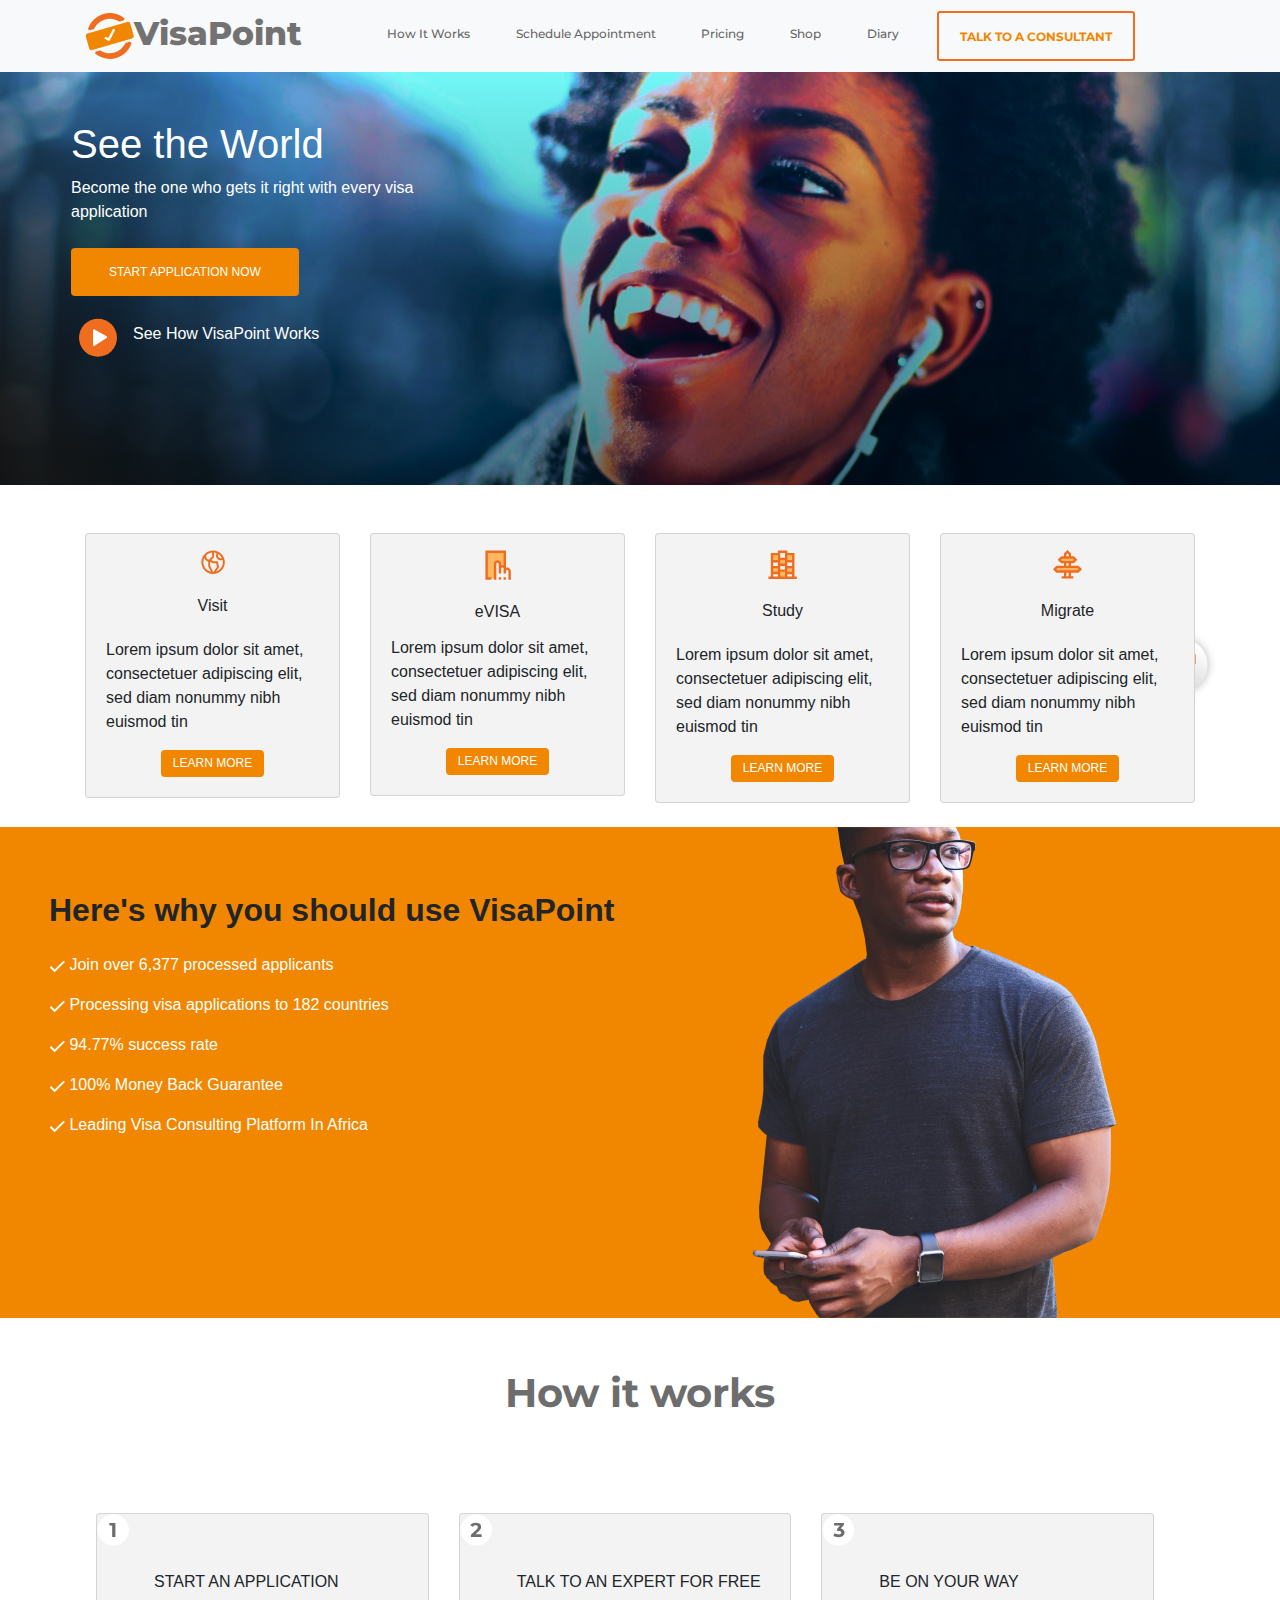
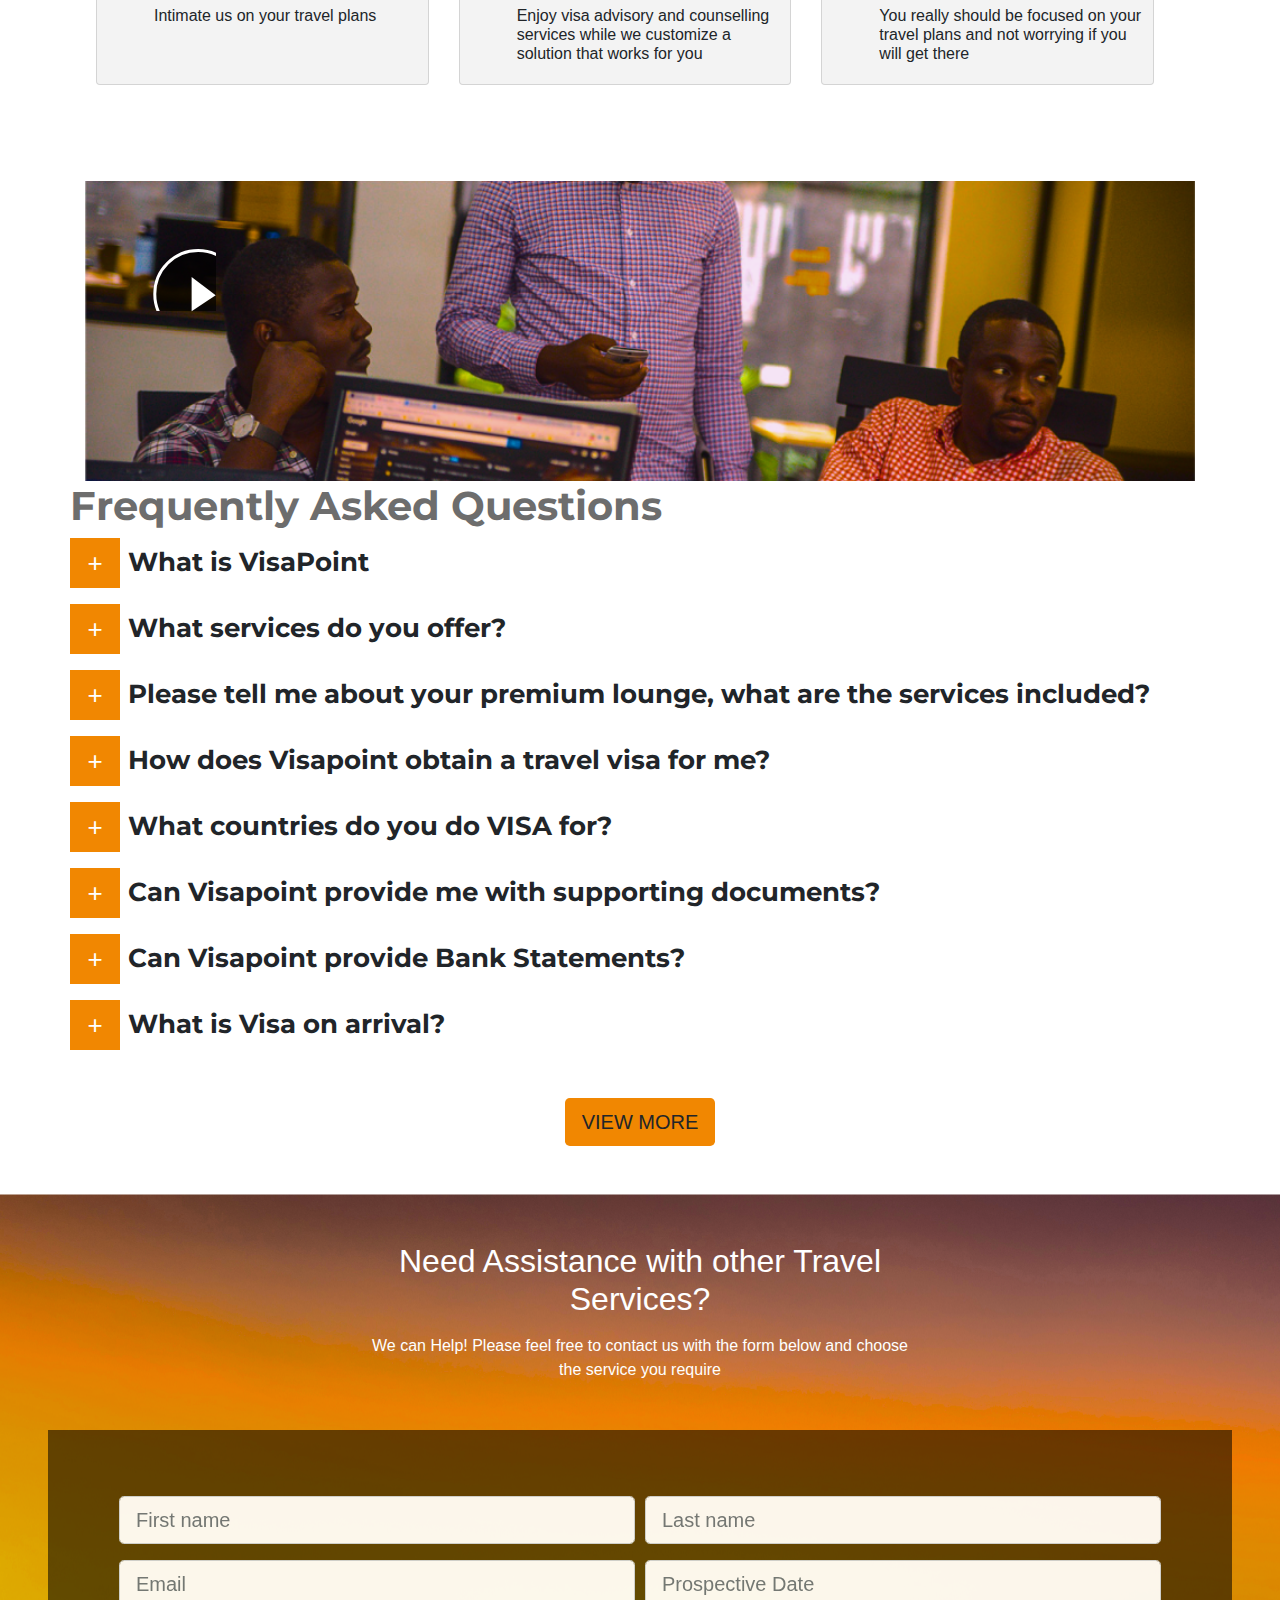
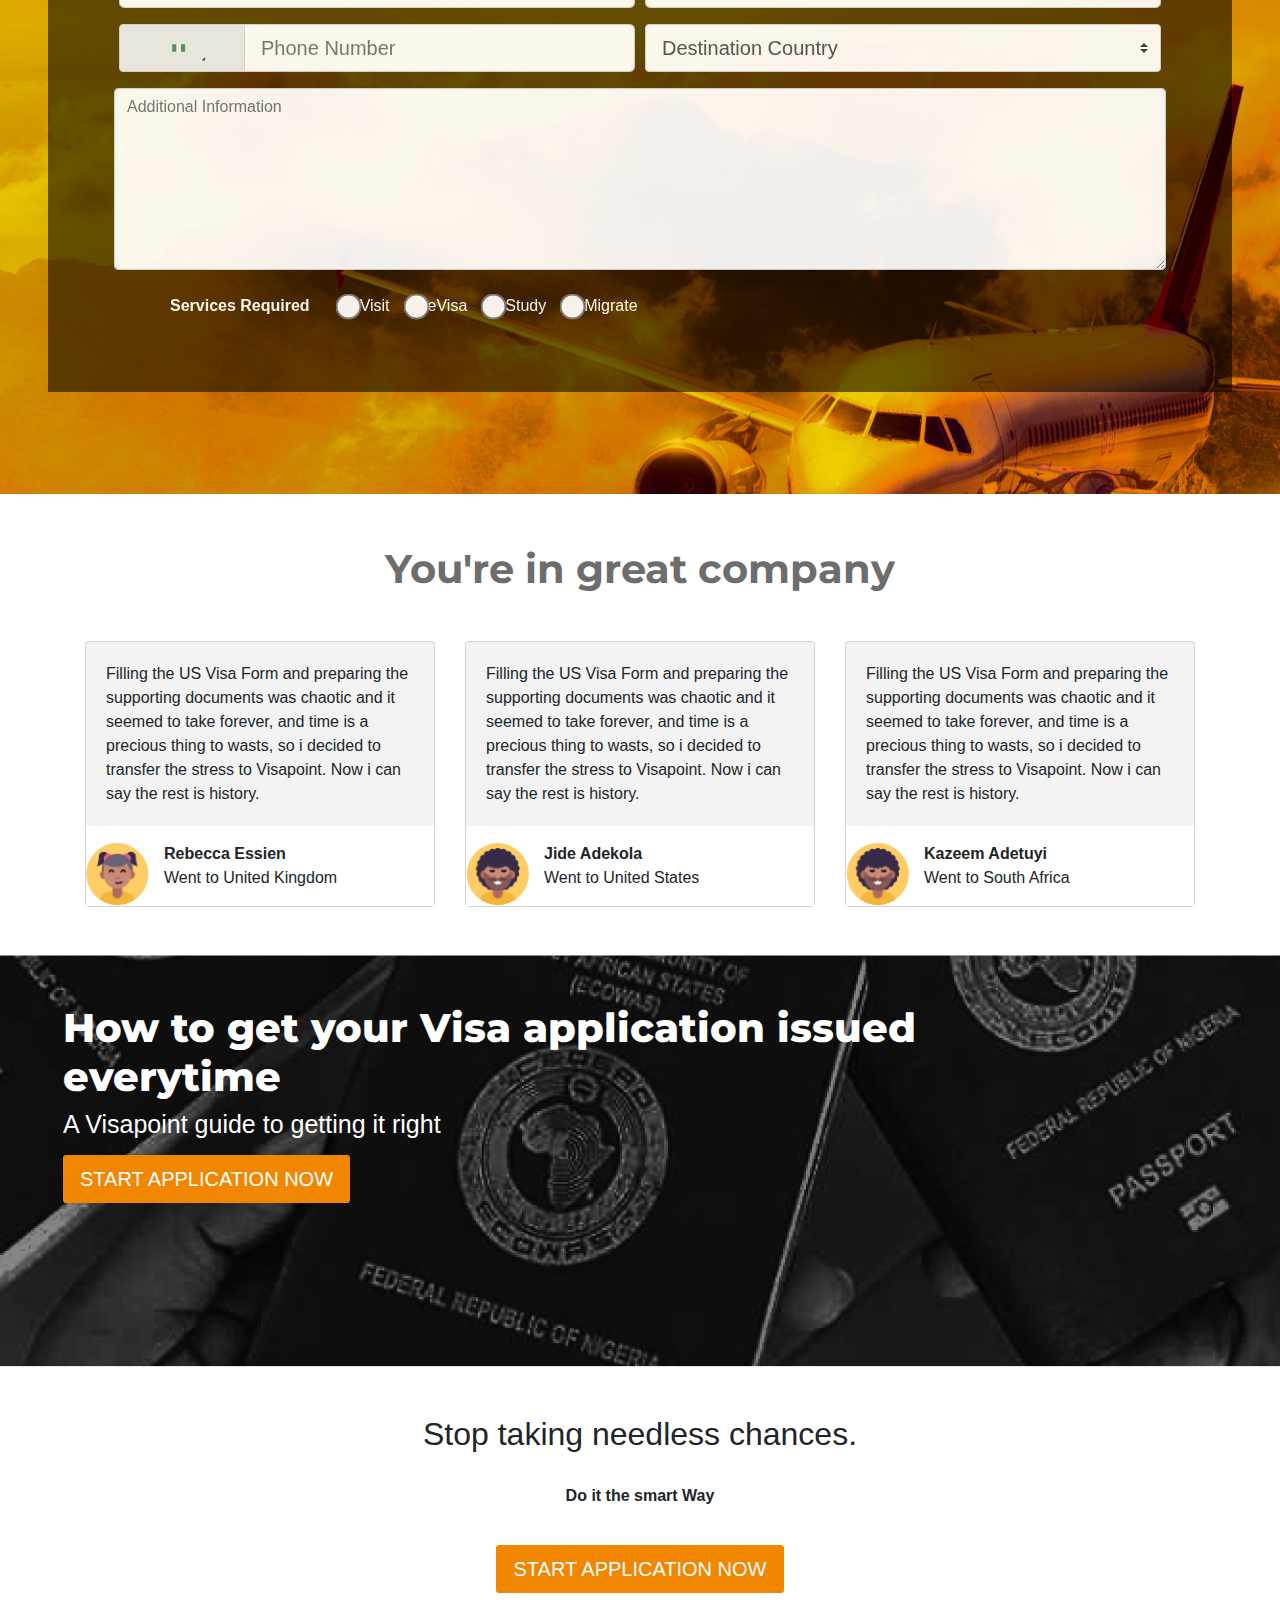
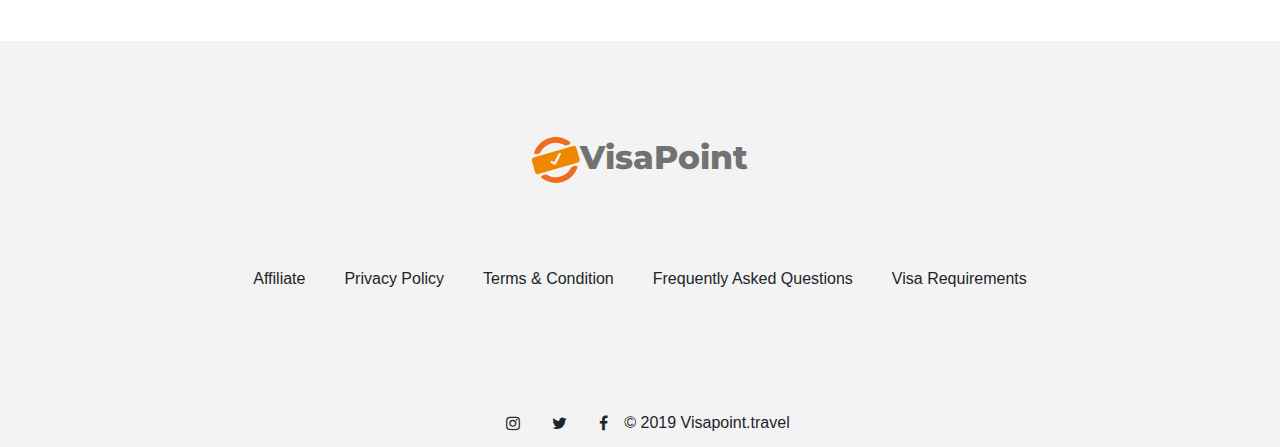
<file: newhome.html>
<!doctype html>
<html lang="en">

<head>
  <!-- Required meta tags -->
  <meta charset="utf-8">
  <meta name="viewport" content="width=device-width, initial-scale=1, shrink-to-fit=no">

  <!-- Bootstrap CSS -->

  <link rel="stylesheet" href="https://stackpath.bootstrapcdn.com/bootstrap/4.3.1/css/bootstrap.min.css"
    integrity="sha384-ggOyR0iXCbMQv3Xipma34MD+dH/1fQ784/j6cY/iJTQUOhcWr7x9JvoRxT2MZw1T" crossorigin="anonymous">
    <link rel="stylesheet" href="https://stackpath.bootstrapcdn.com/font-awesome/4.7.0/css/font-awesome.min.css">
  <link rel="stylesheet" href="./homestyle.css">
  <style>
    input[type=radio]{
  transform:scale(2);
}

.brand {
    display: flex;
    flex-direction: row;
    
}
.brand-name {
    width: 169px;
height: 40px;

font-family: Montserrat;
font-style: normal;
font-weight: 800;
font-size: 33px;
line-height: 40px;

color: #727272;
}

/* How it works */
.how-it-works:hover {
  background: #f18701;
  color:#ffffff
}
.ct {
  font-size: 12px;
            line-height: 19px;
            text-align: center;
            
            color: #7E7E7E;
}
.footer-bg-color {
  background: #F3F3F3;
}
  </style>
  <title>Home Page</title>
</head>

<body>
  <nav class="navbar navbar-expand-lg navbar-light bg-light">
    <div class="container">
      <a class="navbar-brand" href="#">
        <div class="brand">
          <div class="logo">
            <svg width="49" height="46" viewBox="0 0 49 46" fill="none" xmlns="http://www.w3.org/2000/svg">
              <path
                d="M39.7572 31.3289C37.5564 35.3787 33.9137 38.3206 29.5122 39.5814C27.9185 40.0399 26.3248 40.2691 24.7311 40.2691C21.5058 40.2691 18.3564 39.3522 15.7003 37.6711C15.3588 37.4419 14.9035 37.4037 14.524 37.5183L11.1849 38.5116C10.0086 38.8555 9.74299 40.3837 10.6916 41.1096C14.6758 44.2425 19.6086 46 24.7691 46C26.856 46 29.0189 45.6944 31.1438 45.0831C36.9873 43.3638 41.8442 39.4668 44.8039 34.0797C45.411 32.9718 45.9042 31.8638 46.3216 30.6794C46.739 29.5332 45.6766 28.387 44.5003 28.7309L41.1612 29.7243C40.7438 29.8389 40.4402 30.1063 40.2505 30.4884C40.0608 30.794 39.909 31.0615 39.7572 31.3289Z"
                fill="#F06C1F" />
              <path
                d="M19.9502 6.4186C21.5439 5.96013 23.1375 5.7309 24.7312 5.7309C27.9565 5.7309 31.1059 6.64784 33.762 8.3289C34.1035 8.55814 34.5589 8.59634 34.9383 8.48173L38.3154 7.48837C39.4537 7.14452 39.7952 5.61628 38.8466 4.89036C37.898 4.12625 36.8356 3.43854 35.7352 2.82724C30.4229 -0.114618 24.2379 -0.802326 18.3944 0.916943C11.0711 3.05648 5.6071 8.59634 3.21658 15.3206C2.79919 16.4668 3.86164 17.5747 5.03792 17.2309L8.37706 16.2375C8.7565 16.1229 9.098 15.8555 9.28773 15.4734C11.3747 11.2326 15.1312 7.83222 19.9502 6.4186Z"
                fill="#F06C1F" />
              <path
                d="M42.1855 8.9402L2.5713 20.5548C1.24324 20.9369 0.484343 22.3505 0.86379 23.6877L4.24086 35.3787C4.62031 36.7159 6.02426 37.4801 7.35233 37.098L46.9666 25.5216C48.2946 25.1395 49.0535 23.7259 48.6741 22.3887L45.297 10.6977C44.8796 9.32226 43.5136 8.55814 42.1855 8.9402ZM23.2132 27.6611L20.1397 26.0565C19.5326 25.7508 19.3049 24.9867 19.6085 24.4136C19.912 23.8023 20.6709 23.5731 21.2401 23.8787L23.2891 24.9485L27.6907 16.4286C27.9942 15.8173 28.7531 15.588 29.3223 15.8937C29.9294 16.1993 30.1571 16.9635 29.8535 17.5365L24.9207 27.1262C24.5792 27.7757 23.8203 28.005 23.2132 27.6611Z"
                fill="#F18701" />
            </svg>
          </div>
          <div class="brand-name">VisaPoint</div>
        </div>
        <div class="space"></div>


      </a>
      <button class="navbar-toggler" type="button" data-toggle="collapse" data-target="#navbarNavDropdown"
        aria-controls="navbarNavDropdown" aria-expanded="false" aria-label="Toggle navigation">
        <span class="navbar-toggler-icon"></span>
      </button>
      <div class="collapse navbar-collapse " id="navbarNavDropdown">
        <ul class="navbar-nav nav-links">

          <li class="p-2">
            <a href="#">How It Works</a>
          </li>
          <li class="p-2">
            <a href="#">Schedule Appointment</a>
          </li>
          <li class="p-2">
            <a href="#">Pricing</a>
          </li>
          <li class="p-2">
            <a href="#">Shop</a>
          </li>
          <li class="p-2">
            <a href="#">Diary</a>
          </li>
          <li>
            <a href="#">
              <div class="talk p-3" align="center">
                <span>TALK TO A CONSULTANT</span>
              </div>
            </a>

          </li>
        </ul>
      </div>
    </div>

  </nav>

  <div class="p-5 mb-5 d-flex" style=" background-image:url(./img/afro.png); width:100%; height: 413px;
        background-position: center center;  " >
    <div class="col-md-4 col-sm-12 d-flex flex-column text-white">
      <h1 class="mb-2 ml-2" >See the World</h1>
      <p class="ml-2 mb-4" >Become the one who gets it right with every visa application</p>
      <button class="ml-2 btn" style="width: 228px; height: 48px; background: #F18701; color:#fff; border:none; font-weight: 500;font-size: 12px;line-height: 15px;" >START APPLICATION NOW</button>
      <div id="hidden-see-how" class="">
        <div class="d-flex mt-3 ml-3">
          <div class="d-flex align-items-center justify-content-center mr-3">
            <svg width="38" height="39" viewBox="0 0 38 39" fill="none" xmlns="http://www.w3.org/2000/svg">
              <circle cx="19" cy="19.7056" r="19" fill="#F06C1F" />
              <path
                d="M14 12.3289L14 26.8738C14 27.665 14.8753 28.1428 15.5408 27.7149L27.6517 19.9282C28.2869 19.5199 28.2576 18.5818 27.5982 18.2139L15.4873 11.4557C14.8207 11.0837 14 11.5656 14 12.3289Z"
                fill="white" />
            </svg>
          </div>
            <div class="" style="margin-top: 10px" >
              <p class="text-center see-how" >See How VisaPoint Works</p> 
            </div>
                       
        </div>
      </div>
    </div>
    
<div id="hidden" class="">
  <div class="row d-flex flex-column " style=" position: absolute; bottom: 220px; right: 50%; cursor: pointer;">
    <div class="col-md-12">
      <div class=" d-flex justify-content-center align-items-end" >
        <svg width="30" height="30" viewBox="0 0 50 50" fill="none" xmlns="http://www.w3.org/2000/svg">
          <path d="M49.336 25.2644C49.336 11.8476 38.42 0.931641 25.0033 0.931641C24.4574 0.931641 24.0208 1.36828 24.0208 1.91408V10.9148H23.5643C19.0094 10.9148 15.2979 14.6163 15.2979 19.1812V31.3575C15.2979 35.9125 18.9994 39.6239 23.5643 39.6239H26.4323C30.9872 39.6239 34.6986 35.9224 34.6986 31.3575V19.1713C34.6986 14.6163 30.9971 10.9049 26.4323 10.9049H25.9758V2.90644C37.8643 3.42247 47.3711 13.2568 47.3711 25.2644C47.3711 33.1636 43.3322 40.3186 36.5742 44.417C29.588 48.6445 21.0636 48.714 13.1941 44.6056C9.95902 42.9086 7.3491 40.2987 5.65216 37.0537C0.362859 26.9018 2.10942 15.7179 10.1079 8.58276C10.5147 8.22551 10.5445 7.60032 10.1873 7.19345C9.83001 6.78659 9.20482 6.75681 8.79795 7.11407C4.81857 10.6667 2.07965 15.4896 1.08728 20.6995C0.0155318 26.3659 0.988049 32.3399 3.9056 37.9468C5.78117 41.559 8.67887 44.4567 12.2811 46.3323C16.4491 48.5155 20.7956 49.5972 25.0429 49.5972C29.4391 49.5972 33.736 48.4262 37.5963 46.0842C44.9498 41.6384 49.336 33.8483 49.336 25.2644ZM26.4422 12.8698C29.9154 12.8698 32.7437 15.698 32.7437 19.1713V31.3476C32.7437 34.8209 29.9154 37.6491 26.4422 37.6491H23.5742C20.101 37.6491 17.2727 34.8209 17.2727 31.3476V19.1713C17.2727 15.698 20.101 12.8698 23.5742 12.8698H26.4422Z" fill="white"/>
          </svg>
      </div>
    </div>
    <div class="" style="font-weight: 500;
    font-size: 16px;
    line-height: 20px;
    color: #FFFFFF;
    " >
      <span>Scroll Down</span>
    </div>
  </div>
</div>

    <div id="hidden" class="" style=" position: absolute; bottom: 200px; right: 5%; cursor: pointer;">
      <svg width="70" height="70" viewBox="0 0 131 130" fill="none" xmlns="http://www.w3.org/2000/svg">
        <g filter="url(#filter0_d)">
        <circle cx="65.229" cy="65" r="50" fill="url(#paint0_linear)"/>
        </g>
        <path d="M74.6734 75.5511V63.2227H54.1734H47.3401V86.0004H56.4512C56.4512 83.0251 57.889 80.3772 60.1099 78.7115C59.2415 77.5727 58.729 76.149 58.729 74.6115C58.729 70.839 61.7897 67.7782 65.5623 67.7782C69.3349 67.7782 72.3956 70.839 72.3956 74.6115C72.3956 76.149 71.8831 77.5727 71.0147 78.7115C73.2356 80.3772 74.6734 83.0108 74.6734 86.0004H83.7845V66.44L74.6734 75.5511Z" fill="#FFB85F"/>
        <path d="M71.0147 78.7107C71.8831 77.5718 72.3956 76.1482 72.3956 74.6107C72.3956 70.8381 69.3349 67.7773 65.5623 67.7773C61.7897 67.7773 58.7289 70.8381 58.7289 74.6107C58.7289 76.1482 59.2414 77.5718 60.1099 78.7107C57.889 80.3763 56.4512 83.0242 56.4512 85.9996H61.0067C61.0067 83.494 63.0567 81.444 65.5623 81.444C68.0678 81.444 70.1178 83.494 70.1178 85.9996H74.6734C74.6734 83.0242 73.2355 80.3763 71.0147 78.7107ZM63.2845 74.6107C63.2845 73.3579 64.3095 72.3329 65.5623 72.3329C66.8151 72.3329 67.8401 73.3579 67.8401 74.6107C67.8401 75.8635 66.8151 76.8885 65.5623 76.8885C64.3095 76.8885 63.2845 75.8635 63.2845 74.6107Z" fill="#F06C1F"/>
        <path d="M47.3401 86V63.2222H54.1734H74.6734V75.5507L83.7846 66.4396V86H88.3401V63.2222H92.8957V45H38.229V63.2222H42.7846V86H47.3401ZM42.7846 49.5556H88.3401V58.6667H85.1227L79.229 64.5604V58.6667H54.1734H47.3401H42.7846V49.5556Z" fill="#F06C1F"/>
        <path d="M66.0029 81.0049C65.7574 81.0049 65.512 81.0049 65.2567 81.0049C65.2273 86.6601 65.2469 92.3252 65.2371 97.9805C65.2469 100.985 65.2174 103.979 65.2567 106.984C66.2778 106.984 67.2891 106.994 68.3102 106.984C68.3396 106.552 68.3396 106.11 68.3494 105.668V105.472H68.5458C68.9778 105.472 69.4098 105.472 69.8418 105.472C69.8516 105.03 69.8811 104.578 69.832 104.136L69.8025 103.891L70.048 103.92C70.4898 103.979 70.9414 103.94 71.3931 103.93C71.4029 103.498 71.4127 103.076 71.4127 102.654V102.458H71.6091C71.9429 102.458 72.2865 102.458 72.6203 102.438L72.8462 102.428L72.8265 102.654C72.7578 103.587 72.9149 104.519 72.8658 105.452C73.3076 105.462 73.7494 105.472 74.1912 105.472H74.3778V105.668C74.3876 106.611 74.3876 107.563 74.3974 108.506C74.8294 108.515 75.2712 108.515 75.7032 108.515H75.8996V108.712C75.9094 109.154 75.9094 109.595 75.9094 110.037C76.9305 110.047 77.9614 110.047 78.9825 110.037C79.0218 109.605 79.0316 109.163 79.0021 108.722L78.9923 108.506H79.2083C79.6403 108.515 80.0821 108.515 80.5043 108.506C80.5141 107.484 80.5141 106.463 80.5043 105.442C80.0625 105.432 79.6305 105.423 79.1887 105.423H79.0021V105.226C78.9825 104.274 78.9923 103.331 78.9923 102.379C78.5505 102.359 78.1087 102.359 77.6669 102.369H77.4607L77.4705 102.163C77.4901 101.8 77.4901 101.436 77.4901 101.073V100.877H77.6865C79.6501 100.877 81.604 100.877 83.5676 100.857C83.5774 99.8361 83.5872 98.8248 83.5676 97.8136C83.1258 97.8136 82.684 97.8136 82.2421 97.8038H82.0556V97.6074C82.0458 97.1656 82.0458 96.7238 82.0458 96.2819C81.604 96.2721 81.172 96.2721 80.7301 96.2721H80.5338V96.0758C80.5338 95.6339 80.524 95.2019 80.5141 94.7601C80.0723 94.7405 79.6403 94.7307 79.1985 94.7307H79.0021V94.5343C79.0021 94.0925 79.0021 93.6507 78.9923 93.2089C78.5505 93.2089 78.1087 93.2089 77.6669 93.199L77.4705 93.1892V93.0027C77.4705 92.5707 77.4705 92.1387 77.4509 91.7067C77.0189 91.687 76.5771 91.6772 76.1352 91.6772H75.9389V91.4809C75.9291 91.039 75.9291 90.5972 75.9291 90.1554C75.4872 90.1554 75.0454 90.1456 74.6036 90.1456H74.4171L74.4072 89.959C74.3876 89.5172 74.3778 89.0754 74.368 88.6336C73.936 88.6238 73.504 88.6238 73.072 88.6238H72.8854L72.8756 88.4372C72.8658 87.9954 72.856 87.5536 72.8658 87.1216C72.424 87.1118 71.9822 87.1118 71.5403 87.1118H71.3538L71.344 86.9252C71.3243 86.4834 71.3243 86.0416 71.3243 85.5998C70.8825 85.59 70.4505 85.59 70.0087 85.59H69.8123V85.3936C69.8123 84.9518 69.8025 84.5198 69.7927 84.078C69.3509 84.078 68.9091 84.078 68.4673 84.0681H68.2709V83.8816C68.2709 83.4398 68.2611 82.998 68.2611 82.5562C67.8193 82.5463 67.3774 82.5463 66.9258 82.5463H66.7294V82.35C66.7294 81.9082 66.7196 81.4663 66.7 81.0245C66.4938 81.0049 66.2484 81.0049 66.0029 81.0049Z" fill="white"/>
        <path d="M65.2556 81.0044C65.7465 80.9945 66.2472 81.0044 66.7381 81.0044C66.7577 81.5149 66.7676 82.0156 66.7676 82.5164C67.2781 82.5164 67.7788 82.5164 68.2894 82.5262C68.2894 83.0269 68.2894 83.5374 68.2992 84.0382C67.7886 84.0382 67.2781 84.0382 66.7676 84.0382C66.7676 91.1662 66.7872 98.2941 66.7774 105.422C67.2879 105.432 67.7886 105.432 68.2894 105.422C68.2795 104.921 68.2894 104.421 68.2894 103.91C68.7999 103.9 69.3006 103.861 69.8014 103.949C69.8799 104.45 69.8406 104.951 69.821 105.461C69.3203 105.471 68.8294 105.471 68.3286 105.461C68.3286 105.962 68.3188 106.473 68.2894 106.973C67.2683 106.983 66.257 106.973 65.2359 106.973C65.2163 103.979 65.2457 100.975 65.2359 97.98C65.2457 92.3247 65.2261 86.6596 65.2556 81.0044Z" fill="#1C1C1C"/>
        <path d="M68.309 84.0479C68.8195 84.0577 69.3202 84.0577 69.8308 84.0577C69.8406 84.5584 69.8504 85.0591 69.8504 85.5697C70.3511 85.5697 70.8617 85.5795 71.3624 85.5893C71.3624 86.09 71.3624 86.6006 71.3919 87.1013C71.8926 87.1111 72.4031 87.1111 72.9039 87.1209C72.894 87.6217 72.9039 88.1224 72.9137 88.6329C73.4144 88.6329 73.9053 88.6329 74.406 88.6526C74.406 89.1533 74.4257 89.6638 74.4453 90.1646C74.946 90.1744 75.4468 90.1744 75.9573 90.1744C75.9573 90.6751 75.9573 91.1857 75.9671 91.6864C76.4678 91.6864 76.9686 91.6962 77.4791 91.7257C77.4889 92.2264 77.4987 92.7173 77.4987 93.218C77.9995 93.2278 78.51 93.2376 79.0107 93.2278C79.0206 93.7286 79.0206 94.2391 79.0206 94.7496C78.51 94.7791 77.9995 94.7693 77.4889 94.7595C77.4889 94.2587 77.4889 93.7482 77.4889 93.2475C76.9784 93.2376 76.4678 93.2376 75.9573 93.2475C75.9671 92.7369 75.9671 92.2264 75.9573 91.7158C75.4566 91.7158 74.946 91.7158 74.4355 91.7158C74.4355 91.2053 74.4355 90.7046 74.4355 90.194C73.9249 90.1842 73.4144 90.1842 72.9039 90.194C72.9039 89.6835 72.9039 89.1729 72.9039 88.6624C72.4031 88.6624 71.8926 88.6624 71.382 88.6624C71.3722 88.1518 71.3722 87.6413 71.3722 87.1308C70.8617 87.1308 70.3511 87.1308 69.8504 87.1209C69.8504 86.6202 69.8504 86.1097 69.8504 85.6089C69.3497 85.5991 68.8391 85.5991 68.3384 85.6089C68.2991 85.0689 68.309 84.5584 68.309 84.0479Z" fill="#1C1C1C"/>
        <path d="M79.001 94.7302C79.5115 94.7203 80.0123 94.74 80.5228 94.7596C80.5326 95.2603 80.5326 95.7611 80.5424 96.2618C81.0432 96.2618 81.5439 96.2618 82.0544 96.2814C82.0544 96.7821 82.0544 97.2927 82.0643 97.7934C82.565 97.8032 83.0755 97.8032 83.5763 97.8032C83.5959 98.8243 83.5959 99.8356 83.5763 100.847C81.5537 100.867 79.5312 100.866 77.4988 100.876C77.4988 101.377 77.5086 101.868 77.4792 102.369C76.9686 102.398 76.4581 102.388 75.9475 102.388C75.9377 101.367 75.9377 100.346 75.9475 99.3349C77.9799 99.325 80.0221 99.3447 82.0544 99.3349C82.0643 98.8243 82.0643 98.3138 82.0544 97.8032C81.5439 97.8032 81.0334 97.8032 80.5228 97.7934C80.5228 97.2927 80.5228 96.7821 80.5228 96.2716C80.0221 96.2716 79.5115 96.2716 79.0108 96.2716C78.9912 95.7611 78.9912 95.2407 79.001 94.7302Z" fill="#1C1C1C"/>
        <path d="M71.3623 100.847C71.863 100.847 72.3736 100.847 72.8743 100.847C72.8939 101.367 72.9136 101.897 72.8448 102.418C72.3736 102.457 71.8925 102.447 71.4212 102.447C71.4212 102.938 71.4114 103.429 71.4016 103.92C70.891 103.93 70.3805 103.979 69.8798 103.89C69.7718 103.399 69.8209 102.889 69.8307 102.378C70.3412 102.378 70.8419 102.378 71.3525 102.378C71.3525 101.868 71.3525 101.357 71.3623 100.847Z" fill="#1C1C1C"/>
        <path d="M72.8449 102.418C73.3653 102.359 73.8856 102.378 74.4158 102.388C74.4256 103.399 74.4158 104.42 74.4256 105.432C74.9362 105.432 75.4467 105.432 75.9573 105.442C75.9573 106.453 75.9475 107.464 75.9671 108.475C76.9882 108.495 78.0093 108.446 79.0304 108.505C79.0893 109.015 79.0598 109.526 79.0107 110.036C77.9896 110.046 76.9587 110.046 75.9376 110.036C75.9376 109.536 75.9376 109.025 75.9278 108.524C75.4271 108.524 74.9264 108.515 74.4256 108.505C74.406 107.494 74.4158 106.482 74.406 105.471C73.9053 105.471 73.3947 105.461 72.894 105.442C72.9333 104.43 72.7271 103.419 72.8449 102.418Z" fill="#1C1C1C"/>
        <path d="M77.4792 102.379C77.9898 102.359 78.4905 102.369 79.001 102.389C79.0108 103.4 78.9912 104.411 79.0108 105.422C79.5116 105.422 80.0123 105.432 80.5228 105.442C80.5327 106.463 80.5425 107.484 80.5228 108.505C80.0221 108.515 79.5214 108.535 79.0108 108.505C78.9519 107.484 79.001 106.473 78.9912 105.452C78.4807 105.442 77.9701 105.442 77.4596 105.442C77.4596 104.421 77.4498 103.4 77.4792 102.379Z" fill="#1C1C1C"/>
        <defs>
        <filter id="filter0_d" x="0.229004" y="0" width="130" height="130" filterUnits="userSpaceOnUse" color-interpolation-filters="sRGB">
        <feFlood flood-opacity="0" result="BackgroundImageFix"/>
        <feColorMatrix in="SourceAlpha" type="matrix" values="0 0 0 0 0 0 0 0 0 0 0 0 0 0 0 0 0 0 127 0"/>
        <feOffset/>
        <feGaussianBlur stdDeviation="7.5"/>
        <feColorMatrix type="matrix" values="0 0 0 0 0 0 0 0 0 0 0 0 0 0 0 0 0 0 0.25 0"/>
        <feBlend mode="normal" in2="BackgroundImageFix" result="effect1_dropShadow"/>
        <feBlend mode="normal" in="SourceGraphic" in2="effect1_dropShadow" result="shape"/>
        </filter>
        <linearGradient id="paint0_linear" x1="65.229" y1="15" x2="8.22901" y2="124.5" gradientUnits="userSpaceOnUse">
        <stop stop-color="white"/>
        <stop offset="1" stop-color="#C4C4C4"/>
        </linearGradient>
        </defs>
        </svg>
        
    </div>
    
  </div>

  <div class="container">
    <div class="row mb-4">
        <div class="col-md-3 col-sm-6 col-xs-6">
          <div class="card d-flex justify-content-center align-items-center ">
            <svg class="pt-3" width="40" height="40" viewBox="0 0 46 46" fill="none" xmlns="http://www.w3.org/2000/svg">
              <path
                d="M23.2217 0.931641C10.8115 0.931641 0.72168 11.0215 0.72168 23.4316C0.72168 35.8418 10.8115 45.9316 23.2217 45.9316C35.6318 45.9316 45.7217 35.8418 45.7217 23.4316C45.7217 11.0215 35.6318 0.931641 23.2217 0.931641ZM40.2139 15.5566C39.5811 15.8027 38.9131 15.9316 38.2217 15.9316C35.1162 15.9316 32.5967 13.4121 32.5967 10.3066C32.5967 9.35742 32.8545 8.45508 33.2998 7.64648C36.2881 9.55664 38.7021 12.2988 40.2139 15.5566ZM23.4561 42.1699L17.5967 30.4863V22.377L22.7295 25.3066H29.1865L30.6045 32.3848L23.6436 42.1699C23.5732 42.1582 23.5146 42.1699 23.4561 42.1699ZM14.9951 18.6973C12.2295 18.334 10.0967 15.9785 10.0967 13.1191V10.0605C13.0615 7.14258 16.9873 5.20898 21.3467 4.77539V12.3457L16.3428 17.3379L14.9951 18.6973ZM4.47168 23.4316C4.47168 20.373 5.22168 17.4902 6.52246 14.9355C7.24902 18.627 10.1553 21.5449 13.8467 22.3066V31.377L19.0146 41.6895C10.7061 39.7793 4.47168 32.3262 4.47168 23.4316ZM28.835 41.3145L34.5889 33.2285L32.2568 21.5566H23.7139L19.7178 19.2715L25.0967 13.8926V4.77539C26.7842 4.93945 28.4014 5.34961 29.9248 5.94727C29.2217 7.2832 28.8467 8.77148 28.8467 10.3066C28.8467 15.4746 33.0537 19.6816 38.2217 19.6816C39.335 19.6816 40.4248 19.4824 41.4443 19.1074C41.7725 20.502 41.9717 21.9434 41.9717 23.4316C41.9717 31.8105 36.4404 38.9238 28.835 41.3145Z"
                fill="#F06C1F" />
            </svg>
            <div class="card-body d-flex flex-column align-items-center">
              <div class="card-title pb-2" >Visit</div>
              <p class="card-text text-wrap ">Lorem ipsum dolor sit amet, consectetuer adipiscing elit, sed diam nonummy
                nibh euismod tin</p>
                <button class="btn" style="background: #F18701; color:#fff; border:none; font-weight: 500;font-size: 12px;line-height: 15px;" >LEARN MORE</button>
            </div>
          </div>
        </div>
        <div class="col-md-3 col-sm-6 col-xs-6">
          <div class="card d-flex justify-content-center align-items-center">
            <svg class="pt-3" width="40" height="46" viewBox="0 0 40 46" fill="none" xmlns="http://www.w3.org/2000/svg">
              <path
                d="M15.5786 21.3602C15.5786 19.3057 17.2384 17.6459 19.2929 17.6459C21.3474 17.6459 23.0072 19.3057 23.0072 21.3602V28.7888C23.0072 26.7343 24.667 25.0745 26.7215 25.0745C28.7759 25.0745 30.4358 26.7343 30.4358 28.7888V2.78876H2.57861V43.6459H15.5786V21.3602Z"
                fill="#FFB85F" />
              <path
                d="M0.72168 0.931641V45.5031H10.0074V41.7888H4.43597V4.64593H28.5788V23.5424C27.9985 23.3334 27.3717 23.2174 26.7217 23.2174C26.0717 23.2174 25.4449 23.3334 24.8645 23.5424V21.3602C24.8645 18.2843 22.369 15.7888 19.2931 15.7888C16.2172 15.7888 13.7217 18.2843 13.7217 21.3602V45.5031H17.436V21.3602C17.436 20.3388 18.2717 19.5031 19.2931 19.5031C20.3145 19.5031 21.1503 20.3388 21.1503 21.3602V28.7888V36.2174H24.8645V28.7888C24.8645 27.7674 25.7003 26.9316 26.7217 26.9316C27.7431 26.9316 28.5788 27.7674 28.5788 28.7888V32.5031V36.2174H32.2931V32.5031C32.2931 31.4816 33.1288 30.6459 34.1502 30.6459C35.1717 30.6459 36.0074 31.4816 36.0074 32.5031V45.5031H39.7217V32.5031C39.7217 29.4272 37.2261 26.9316 34.1502 26.9316C33.5003 26.9316 32.8735 27.0477 32.2931 27.2566V0.931641H0.72168Z"
                fill="#F06C1F" />
              <path d="M21.1504 41.7888H24.8647V45.503H21.1504V41.7888Z" fill="#F06C1F" />
              <path d="M28.5786 41.7888H32.2929V45.503H28.5786V41.7888Z" fill="#F06C1F" />
            </svg>
            <div class="card-body d-flex flex-column align-items-center">
              <div class="card-title">eVISA</div>
              <p class="card-text text-wrap">Lorem ipsum dolor sit amet, consectetuer adipiscing elit, sed diam nonummy
                nibh euismod tin</p>
                <button class="btn" style="background: #F18701; color:#fff; border:none; font-weight: 500;font-size: 12px;line-height: 15px;" >LEARN MORE</button>
            </div>
          </div>
        </div>
        <div class="col-md-3 col-sm-6 col-xs-6">
          <div class="card d-flex justify-content-center align-items-center">
            <svg class="pt-3" width="45" height="45" viewBox="0 0 45 45" fill="none" xmlns="http://www.w3.org/2000/svg">
              <path
                d="M28.2217 32.0983H17.2217V26.5983H6.22168V35.765H17.2217V43.0983H28.2217V35.765H39.2217V26.5983H28.2217V32.0983Z"
                fill="#FFB85F" />
              <path
                d="M28.2217 13.765H17.2217V6.43164H6.22168V17.4316H17.2217V22.9316H28.2217V17.4316H39.2217V6.43164H28.2217V13.765Z"
                fill="#FFB85F" />
              <path
                d="M41.055 4.59831H30.055V0.931641H15.3883V4.59831H4.38835V41.265H0.72168V44.9316H44.7217V41.265H41.055V4.59831ZM15.3883 41.265H8.05501V37.5983H15.3883V41.265ZM15.3883 33.9316H8.05501V28.4316H15.3883V33.9316ZM15.3883 24.765H8.05501V19.265H15.3883V24.765ZM15.3883 15.5983H8.05501V8.26497H15.3883V15.5983ZM26.3883 41.265H19.055V33.9316H26.3883V41.265ZM26.3883 30.265H19.055V24.765H26.3883V30.265ZM26.3883 21.0983H19.055V15.5983H26.3883V21.0983ZM26.3883 11.9316H19.055V4.59831H26.3883V11.9316ZM37.3883 41.265H30.055V37.5983H37.3883V41.265ZM37.3883 33.9316H30.055V28.4316H37.3883V33.9316ZM37.3883 24.765H30.055V19.265H37.3883V24.765ZM37.3883 15.5983H30.055V8.26497H37.3883V15.5983Z"
                fill="#F06C1F" />
            </svg>
            <div class="card-body d-flex flex-column align-items-center">
              <div class="card-title pb-2">Study</div>
              <p class="card-text text-wrap">Lorem ipsum dolor sit amet, consectetuer adipiscing elit, sed diam nonummy
                nibh euismod tin</p>
                <button class="btn" style="background: #F18701; color:#fff; border:none; font-weight: 500;font-size: 12px;line-height: 15px;" >LEARN MORE</button>
            </div>
          </div>
        </div>
        <div class="col-md-3 col-sm-6 col-xs-6">
          <div class="card d-flex justify-content-center align-items-center ">
            <svg class="pt-3" width="45" height="45" viewBox="0 0 45 45" fill="none" xmlns="http://www.w3.org/2000/svg">
              <path d="M6.2538 26.125L2.62842 29.7504L6.2538 33.3758H38.8822L42.5076 29.7504L38.8822 26.125H6.2538Z"
                fill="#FFB85F" />
              <path d="M31.6317 18.8748L35.257 15.2494L31.6317 11.624H13.5048L9.87939 15.2494L13.5048 18.8748H31.6317Z"
                fill="#FFB85F" />
              <path
                d="M27.9381 24.3127V20.6873H32.3112L37.7492 15.2492L32.3112 9.81118H27.9381V5.43807L22.5 0L17.0619 5.43807V9.81118H12.6888L7.25075 15.2492L12.6888 20.6873H17.0619V24.3127H5.43807L0 29.7508L5.43807 35.1888H17.0619V40.6269H13.4366V44.2523H31.5634V40.6269H27.9381V35.1888H39.5619L45 29.7508L39.5619 24.3127H27.9381ZM20.6873 6.93354L22.5 5.12085L24.3127 6.93354V9.81118H20.6873V6.93354ZM14.1843 17.0619L12.3716 15.2492L14.1843 13.4366H30.8157L32.6284 15.2492L30.8157 17.0619H14.1843ZM24.3127 20.6873V24.3127H20.6873V20.6873H24.3127ZM24.3127 40.6269H20.6873V35.1888H24.3127V40.6269ZM38.0665 31.5634H6.93353L5.12085 29.7508L6.93353 27.9381H38.0665L39.8792 29.7508L38.0665 31.5634Z"
                fill="#F06C1F" />
            </svg>
            <div class="card-body d-flex flex-column align-items-center">
              <div class="card-title pb-2">Migrate</div>
              <p class="card-text text-wrap">Lorem ipsum dolor sit amet, consectetuer adipiscing elit, sed diam nonummy
                nibh euismod tin</p>
                <button class="btn" style="background: #F18701; color:#fff; border:none; font-weight: 500;font-size: 12px;line-height: 15px;" >LEARN MORE</button>
            </div>
          </div>
        </div>
    </div>
  </div>

  <div class="row">
    <div class="w-50 d-flex flex-column text-center" style="background-color: #F18701;">
      <div class="mt-5 ml-5 p-3">
        <h2 class="font-weight-bold text-left " >Here's why you should use VisaPoint</h2>
      </div>

      <div class="d-flex flex-column justify-content-start ml-5 pl-3 text-white ">
        <p class=" text-left" ><svg width="16" height="13" viewBox="0 0 16 13" fill="none" xmlns="http://www.w3.org/2000/svg">
            <path d="M1.50781 6.78369L5.63675 10.9126L15.2068 1.34255" stroke="white" stroke-width="2" />
          </svg>
          Join over 6,377 processed applicants</p>
        <p class=" text-left"><svg width="16" height="13" viewBox="0 0 16 13" fill="none" xmlns="http://www.w3.org/2000/svg">
            <path d="M1.50781 6.78369L5.63675 10.9126L15.2068 1.34255" stroke="white" stroke-width="2" />
          </svg>
          Processing visa applications to 182 countries</p>
        <p class=" text-left"><svg width="16" height="13" viewBox="0 0 16 13" fill="none" xmlns="http://www.w3.org/2000/svg">
            <path d="M1.50781 6.78369L5.63675 10.9126L15.2068 1.34255" stroke="white" stroke-width="2" />
          </svg>
          94.77% success rate </p>
        <p class=" text-left"><svg width="16" height="13" viewBox="0 0 16 13" fill="none" xmlns="http://www.w3.org/2000/svg">
            <path d="M1.50781 6.78369L5.63675 10.9126L15.2068 1.34255" stroke="white" stroke-width="2" />
          </svg>
          100% Money Back Guarantee </p>
        <p class=" text-left"><svg width="16" height="13" viewBox="0 0 16 13" fill="none" xmlns="http://www.w3.org/2000/svg">
            <path d="M1.50781 6.78369L5.63675 10.9126L15.2068 1.34255" stroke="white" stroke-width="2" />
          </svg>
          Leading Visa Consulting Platform In Africa</p>
      </div>

    </div>
    <div class="w-50 d-flex justify-content-center" style="background-color: #F18701;">
      <img src="./img/adult-brick-walls-business-212290.png" />
    </div>
  </div>

  <div class="howItWorks">
    How it works
  </div>
  <div class=" m-5 p-5">
    <div class="row">
      <div class="card-deck col-md-12">
        <div class="card how-it-works ">
          <div class="align-self-start pl-n5 pb-1 ">
            <svg width="32" height="32" viewBox="0 0 32 32" fill="none" xmlns="http://www.w3.org/2000/svg">
              <circle cx="16.2308" cy="15.8866" r="15.6068" fill="white" />
              <path d="M18.411 8.8866V22.8866H15.171V11.4866H12.371V8.8866H18.411Z" fill="#6D6D6D" />
            </svg>
          </div>


          <div class="card-body pl-5 ml-4 text-wrap">
            <div class="card-title row align-items-center text-left">START AN APPLICATION</div>
            <h6 class="card-text row align-items-end text-left ">Intimate us on your travel plans</h6>
          </div>
        </div>
        <div class="card how-it-works">
          <div class="align-self-start pl-n5 pb-1 ">
            <svg width="32" height="32" viewBox="0 0 32 32" fill="none" xmlns="http://www.w3.org/2000/svg">
              <circle cx="16.3158" cy="15.8866" r="15.6068" fill="white" />
              <path
                d="M21.5559 20.2466V22.8866H10.9759V20.7866L16.3759 15.6866C16.9493 15.1399 17.3359 14.6733 17.5359 14.2866C17.7359 13.8866 17.8359 13.4933 17.8359 13.1066C17.8359 12.5466 17.6426 12.1199 17.2559 11.8266C16.8826 11.5199 16.3293 11.3666 15.5959 11.3666C14.9826 11.3666 14.4293 11.4866 13.9359 11.7266C13.4426 11.9533 13.0293 12.2999 12.6959 12.7666L10.3359 11.2466C10.8826 10.4333 11.6359 9.79993 12.5959 9.3466C13.5559 8.87993 14.6559 8.6466 15.8959 8.6466C16.9359 8.6466 17.8426 8.81993 18.6159 9.1666C19.4026 9.49993 20.0093 9.97993 20.4359 10.6066C20.8759 11.2199 21.0959 11.9466 21.0959 12.7866C21.0959 13.5466 20.9359 14.2599 20.6159 14.9266C20.2959 15.5933 19.6759 16.3533 18.7559 17.2066L15.5359 20.2466H21.5559Z"
                fill="#6D6D6D" />
            </svg>

          </div>


          <div class="card-body pl-5 ml-4 text-wrap">
            <div class="card-title row align-items-center text-left p-n5 ">TALK TO AN EXPERT FOR FREE</div>
            <h6 class="card-text row align-items-end text-left ">
              Enjoy visa advisory and counselling services while we customize a solution that works for you</h6>
          </div>
        </div>
        <div class="card how-it-works">
          <div class="align-self-start pl-n5 pb-1 ">
            <svg width="33" height="32" viewBox="0 0 33 32" fill="none" xmlns="http://www.w3.org/2000/svg">
              <circle cx="16.4013" cy="15.8866" r="15.6068" fill="white" />
              <path
                d="M18.7214 14.5866C19.948 14.7866 20.888 15.2466 21.5414 15.9666C22.1947 16.6733 22.5214 17.5533 22.5214 18.6066C22.5214 19.4199 22.308 20.1733 21.8814 20.8666C21.4547 21.5466 20.8014 22.0933 19.9214 22.5066C19.0547 22.9199 17.988 23.1266 16.7214 23.1266C15.7347 23.1266 14.7614 22.9999 13.8014 22.7466C12.8547 22.4799 12.048 22.1066 11.3814 21.6266L12.6414 19.1466C13.1747 19.5466 13.788 19.8599 14.4814 20.0866C15.188 20.2999 15.908 20.4066 16.6414 20.4066C17.4547 20.4066 18.0947 20.2533 18.5614 19.9466C19.028 19.6266 19.2614 19.1799 19.2614 18.6066C19.2614 17.4599 18.388 16.8866 16.6414 16.8866H15.1614V14.7466L18.0414 11.4866H12.0814V8.8866H21.8814V10.9866L18.7214 14.5866Z"
                fill="#6D6D6D" />
            </svg>

          </div>


          <div class="card-body pl-5 ml-4 text-wrap">
            <div class="card-title row align-items-center text-left">BE ON YOUR WAY</div>
            <h6 class="card-text row align-items-end text-left ">
              You really should be focused on your travel plans and not worrying if you will get there
            </h6>
          </div>
        </div>
      </div>


    </div>
  </div>



  <div class="container">
    <div class="youtube">
      <svg width="227" height="226" viewBox="0 0 227 226" fill="none" xmlns="http://www.w3.org/2000/svg">
        <g filter="url(#filter0_d)">
          <circle cx="113.172" cy="112.981" r="44.8846" fill="black" fill-opacity="0.59" />
          <circle cx="113.172" cy="112.981" r="43.3846" stroke="white" stroke-width="3" />
        </g>
        <path d="M106.628 96.0018V130.213L130.67 114.244L106.628 96.0018Z" fill="white" />
        <defs>
          <filter id="filter0_d" x="0.287598" y="0.0961914" width="225.769" height="225.769"
            filterUnits="userSpaceOnUse" color-interpolation-filters="sRGB">
            <feFlood flood-opacity="0" result="BackgroundImageFix" />
            <feColorMatrix in="SourceAlpha" type="matrix" values="0 0 0 0 0 0 0 0 0 0 0 0 0 0 0 0 0 0 127 0" />
            <feOffset />
            <feGaussianBlur stdDeviation="34" />
            <feColorMatrix type="matrix" values="0 0 0 0 1 0 0 0 0 1 0 0 0 0 1 0 0 0 0.94 0" />
            <feBlend mode="normal" in2="BackgroundImageFix" result="effect1_dropShadow" />
            <feBlend mode="normal" in="SourceGraphic" in2="effect1_dropShadow" result="shape" />
          </filter>
        </defs>
      </svg>

    </div>
  </div>

  <div class="container mb-5">
    <div class="row">
      <h2 style="font-family: Montserrat;
        font-style: normal;
        font-weight: bold;
        font-size: 40px;
        line-height: 49px;
        color: #6D6D6D;">Frequently Asked Questions</h2>
    </div>

    <div class="row mb-3" data-toggle="collapse" href="#collapseExample" role="button" aria-expanded="false"
      aria-controls="collapseExample">
      <div class="text-center d-flex align-items-center justify-content-center"
        style="width: 50px; height:50px; background-color: #F18701; font-size: 26px; line-height: 32px; color: #ffffff; cursor: pointer; ">
        +</div>
      <div class="m-2" style="font-family: Montserrat;
font-style: normal;
font-weight: bold;
font-size: 26px;
line-height: 32px;" >What is VisaPoint</div>
    </div>
    <div class="collapse mb-4" id="collapseExample">
      <div class="card card-body">
        Visapoint.travel is a Visa consulting company which was designed to eliminate the burden and challenges of visa
        applications for travellers.
      </div>
    </div>

    <div class="row mb-3" data-toggle="collapse" href="#collapseExample1" role="button" aria-expanded="false"
      aria-controls="collapseExample">
      <div class="text-center d-flex align-items-center justify-content-center"
        style="width: 50px; height:50px; background-color: #F18701; font-size: 26px; line-height: 32px; color: #ffffff; cursor: pointer; ">
        +</div>
      <div class="m-2" style="font-family: Montserrat;
font-style: normal;
font-weight: bold;
font-size: 26px;
line-height: 32px;" >What services do you offer?</div>
    </div>

    <div class="row mb-3" data-toggle="collapse" href="#collapseExample1" role="button" aria-expanded="false"
      aria-controls="collapseExample">
      <div class="text-center d-flex align-items-center justify-content-center"
        style="width: 50px; height:50px; background-color: #F18701; font-size: 26px; line-height: 32px; color: #ffffff; cursor: pointer; ">
        +</div>
      <div class="m-2 text-wrap " style="font-family: Montserrat;
font-style: normal;
font-weight: bold;
font-size: 26px;
line-height: 32px; 
vertical-align: top;" >Please tell me about your premium lounge, what are the services included?</div>
    </div>

    <div class="row mb-3" data-toggle="collapse" href="#collapseExample1" role="button" aria-expanded="false"
      aria-controls="collapseExample">
      <div class="text-center d-flex align-items-center justify-content-center"
        style="width: 50px; height:50px; background-color: #F18701; font-size: 26px; line-height: 32px; color: #ffffff; cursor: pointer; ">
        +</div>
      <div class="m-2" style="font-family: Montserrat;
      font-style: normal;
      font-weight: bold;
      font-size: 26px;
      line-height: 32px;">How does Visapoint obtain a travel visa for me?</div>
    </div>
    <div class="row mb-3" data-toggle="collapse" href="#collapseExample1" role="button" aria-expanded="false"
      aria-controls="collapseExample">
      <div class="text-center d-flex align-items-center justify-content-center"
        style="width: 50px; height:50px; background-color: #F18701; font-size: 26px; line-height: 32px; color: #ffffff; cursor: pointer; ">
        +</div>
      <div class="m-2" style="font-family: Montserrat;
      font-style: normal;
      font-weight: bold;
      font-size: 26px;
      line-height: 32px;">What countries do you do VISA for?</div>
    </div>
    <div class="row mb-3" data-toggle="collapse" href="#collapseExample1" role="button" aria-expanded="false"
      aria-controls="collapseExample">
      <div class="text-center d-flex align-items-center justify-content-center"
        style="width: 50px; height:50px; background-color: #F18701; font-size: 26px; line-height: 32px; color: #ffffff; cursor: pointer; ">
        +</div>
      <div class="m-2" style="font-family: Montserrat;
      font-style: normal;
      font-weight: bold;
      font-size: 26px;
      line-height: 32px;">Can Visapoint provide me with supporting documents?</div>
    </div>
    <div class="row mb-3" data-toggle="collapse" href="#collapseExample1" role="button" aria-expanded="false"
      aria-controls="collapseExample">
      <div class="text-center d-flex align-items-center justify-content-center"
        style="width: 50px; height:50px; background-color: #F18701; font-size: 26px; line-height: 32px; color: #ffffff; cursor: pointer; ">
        +</div>
      <div class="m-2" style="font-family: Montserrat;
      font-style: normal;
      font-weight: bold;
      font-size: 26px;
      line-height: 32px;">Can Visapoint provide Bank Statements?</div>
    </div>
    <div class="row mb-3" data-toggle="collapse" href="#collapseExample1" role="button" aria-expanded="false"
      aria-controls="collapseExample">
      <div class="text-center d-flex align-items-center justify-content-center"
        style="width: 50px; height:50px; background-color: #F18701; font-size: 26px; line-height: 32px; color: #ffffff; cursor: pointer; ">
        +</div>
      <div class="m-2" style="font-family: Montserrat;
      font-style: normal;
      font-weight: bold;
      font-size: 26px;
      line-height: 32px;">What is Visa on arrival?</div>
    </div>


  </div>
  <div class="d-flex justify-content-center mb-5">
    <button class="btn btn-lg" style="background: #f18701" >VIEW MORE</button>
  </div>

  <div class="p-5 text-white " style=" background-image:url(./img/contact-us.png); width:100%; height: 900.71px" >
    <div class="col-md-6 offset-md-3 mb-5">
      <h2 class="text-center mb-3" >Need Assistance with other 
        Travel Services?</h2>
      <p class="text-center" >We can Help! Please feel free to contact us with the form below and choose the service you require</p>
    </div>
    
    <form>
        <div class="" style="padding: 50px; background: rgba(0, 0, 0, 0.6); opacity: 0.92;" >
          <div class="form-row m-3">
            <div class="col-md-6 col-sm-12">
              <input type="text" class="form-control form-control-lg" placeholder="First name">
            </div>
            <div class="col-md-6 col-sm-12">
              <input type="text" class="form-control form-control-lg" placeholder="Last name">
            </div>
          </div>
          <div class="form-row m-3">
            <div class="col-md-6 col-sm-12">
              <input type="text" class="form-control form-control-lg" placeholder="Email">
            </div>
            <div class="col-md-6 col-sm-12">
              <input type="text" class="form-control form-control-lg" placeholder="Prospective Date">
            </div>
          </div>
          <div class="form-row m-3">
            <div class="col-md-6 col-sm-12 input-group">
                <div class="input-group-prepend">
                    <div class="input-group-text"><svg width="100" height="34" viewBox="0 0 116 72" fill="none" xmlns="http://www.w3.org/2000/svg">
                      <path
                          d="M106.305 62.498H101.012C100.566 62.498 100.343 61.9595 100.658 61.6445L105.951 56.3516C106.266 56.0366 106.805 56.2597 106.805 56.7052V61.998C106.805 62.2742 106.581 62.498 106.305 62.498Z"
                          fill="#3F3F3F" />
                      <path
                          d="M37.2637 28.998C37.2637 28.4458 37.7114 27.998 38.2637 27.998H46.4064V43.9979H38.2637C37.7114 43.9979 37.2637 43.5502 37.2637 42.9979V28.998Z"
                          fill="#4E8E60" />
                      <path
                          d="M55.5488 27.998H63.6916C64.2439 27.998 64.6916 28.4458 64.6916 28.998V42.9979C64.6916 43.5501 64.2439 43.9979 63.6916 43.9979H55.5488V27.998Z"
                          fill="#4E8E60" />
                      <rect x="46.4058" y="27.998" width="9.14275" height="15.9998" fill="#F6F6F6" />
                  </svg></div>
                  </div>
                  <input type="text" class="form-control form-control-lg" id="inlineFormInputGroupUsername2" placeholder="Phone Number">
            </div>
            <div class="col-md-6 col-sm-12">
              
              <select class="custom-select custom-select-lg " id="inputGroupSelect01">
                  <option selected>Destination Country</option>
                  <option value="1">One</option>
                </select>
            </div>
          </div>
          <div class="form-row m-3">
            <textarea class="form-control" rows="7" placeholder="Additional Information"></textarea>
          </div>
          <div class="form-row m-4">
            <span class="font-weight-bold ml-5 mr-4 align-middle " >Services Required</span>
              <div class="form-check form-check-inline ml-2 ">
                  <input class="form-check-input" type="radio" name="inlineRadioOptions" id="inlineRadio1" value="option1">
                  <label class="form-check-label" for="inlineRadio1">Visit</label>
                </div>
                <div class="form-check form-check-inline ml-2 ">
                  <input class="form-check-input" type="radio" name="inlineRadioOptions" id="inlineRadio2" value="option2">
                  <label class="form-check-label" for="inlineRadio2">eVisa</label>
                </div>
                <div class="form-check form-check-inline ml-2 ">
                  <input class="form-check-input" type="radio" name="inlineRadioOptions" id="inlineRadio3" value="option3">
                  <label class="form-check-label" for="inlineRadio3">Study</label>
                </div>
                <div class="form-check form-check-inline ml-2 ">
                    <input class="form-check-input" type="radio" name="inlineRadioOptions" id="inlineRadio4" value="option3">
                    <label class="form-check-label" for="inlineRadio4">Migrate</label>
                  </div>
          </div>
        </div>

      </form>

  </div>
  <div class="container">
      <div class="howItWorks">
          You're in great company
        </div>
    
        <div class="card-deck mb-5 mt-5 ">
            <div class="card">
                <div class="card-body">
                  <p class="card-text">Filling the US Visa Form and preparing the supporting documents was chaotic and it seemed to take forever, and time is a precious thing to wasts, so i decided to transfer the stress to Visapoint. Now i can say the rest is history.</p>
                </div>
                <div class=" d-flex justify-content-center pt-3" style="background-color: #fff" >
                  <img src="./rebecca.svg" />
                  <div class="col">
                    <span class="font-weight-bold" >Rebecca Essien </span>
                    <p class="font-weight-light" >Went to United Kingdom</p>
                  </div>
                </div>
                
              </div>
            <div class="card">
                <div class="card-body">
                  <p class="card-text">Filling the US Visa Form and preparing the supporting documents was chaotic and it seemed to take forever, and time is a precious thing to wasts, so i decided to transfer the stress to Visapoint. Now i can say the rest is history.</p>
                </div>
                <div class=" d-flex justify-content-center pt-3" style="background-color: #fff" >
                  <img src="./svg.svg" />
                  <div class="col">
                    <span class="font-weight-bold" >Jide Adekola</span>
                    <p class="font-weight-light" >Went to United States</p>
                  </div>
                </div>
                
              </div>
            <div class="card">
              <div class="card-body">
                <p class="card-text">Filling the US Visa Form and preparing the supporting documents was chaotic and it seemed to take forever, and time is a precious thing to wasts, so i decided to transfer the stress to Visapoint. Now i can say the rest is history.</p>
              </div>
              <div class=" d-flex justify-content-center pt-3" style="background-color: #fff" >
                <img src="./svg.svg" />
                <div class="col">
                  <span class="font-weight-bold" >Kazeem Adetuyi</span>
                  <p class="font-weight-light" >Went to South Africa</p>
                </div>
              </div>
              
            </div>
          </div>
  </div>
  <div class="p-5" style=" background-image:url(./img/passport.png); width:100%; height: 412px" >
    <div class="col-md-10"> 
      <h2 style="
      font-family: Montserrat;
      font-style: normal;
      font-weight: 800;
      font-size: 40px;
      line-height: 49px;
      color: #FFFFFF;" >How to get your Visa application issued everytime</h2> 
      <p style="font-weight: 500;
      font-size: 25px;
      line-height: 30px;
      color: #FFFFFF;" >A Visapoint guide to getting it right</p>
     <button class="btn btn-lg text-white " style="background: #F18701; border-radius: 3px;" >START APPLICATION NOW</button> 
    </div>

  </div>

  <div class="container">
    <div class="d-flex flex-column justify-content-center align-items-center" style="line-height: 35px" >
      <div class="font-weight-bold mt-5 mr-5 ml-5"> <h2>Stop taking needless chances.</h2> </div>
      <div class="font-weight-bold m-3"> <p> Do it the smart Way</p></div>
      <div class="mb-5"><button class="btn btn-lg text-white " style="background: #F18701; border-radius: 3px;" >START APPLICATION NOW</button></div>
    </div>
    
  </div>

  <div class="d-flex flex-column" style="background: #F3F3F3;">
    <div class="col-md-12 mt-5 pt-5 d-flex justify-content-center " >
          <div class="brand">
              <div class="logo">
                <svg width="49" height="46" viewBox="0 0 49 46" fill="none" xmlns="http://www.w3.org/2000/svg">
                  <path
                    d="M39.7572 31.3289C37.5564 35.3787 33.9137 38.3206 29.5122 39.5814C27.9185 40.0399 26.3248 40.2691 24.7311 40.2691C21.5058 40.2691 18.3564 39.3522 15.7003 37.6711C15.3588 37.4419 14.9035 37.4037 14.524 37.5183L11.1849 38.5116C10.0086 38.8555 9.74299 40.3837 10.6916 41.1096C14.6758 44.2425 19.6086 46 24.7691 46C26.856 46 29.0189 45.6944 31.1438 45.0831C36.9873 43.3638 41.8442 39.4668 44.8039 34.0797C45.411 32.9718 45.9042 31.8638 46.3216 30.6794C46.739 29.5332 45.6766 28.387 44.5003 28.7309L41.1612 29.7243C40.7438 29.8389 40.4402 30.1063 40.2505 30.4884C40.0608 30.794 39.909 31.0615 39.7572 31.3289Z"
                    fill="#F06C1F" />
                  <path
                    d="M19.9502 6.4186C21.5439 5.96013 23.1375 5.7309 24.7312 5.7309C27.9565 5.7309 31.1059 6.64784 33.762 8.3289C34.1035 8.55814 34.5589 8.59634 34.9383 8.48173L38.3154 7.48837C39.4537 7.14452 39.7952 5.61628 38.8466 4.89036C37.898 4.12625 36.8356 3.43854 35.7352 2.82724C30.4229 -0.114618 24.2379 -0.802326 18.3944 0.916943C11.0711 3.05648 5.6071 8.59634 3.21658 15.3206C2.79919 16.4668 3.86164 17.5747 5.03792 17.2309L8.37706 16.2375C8.7565 16.1229 9.098 15.8555 9.28773 15.4734C11.3747 11.2326 15.1312 7.83222 19.9502 6.4186Z"
                    fill="#F06C1F" />
                  <path
                    d="M42.1855 8.9402L2.5713 20.5548C1.24324 20.9369 0.484343 22.3505 0.86379 23.6877L4.24086 35.3787C4.62031 36.7159 6.02426 37.4801 7.35233 37.098L46.9666 25.5216C48.2946 25.1395 49.0535 23.7259 48.6741 22.3887L45.297 10.6977C44.8796 9.32226 43.5136 8.55814 42.1855 8.9402ZM23.2132 27.6611L20.1397 26.0565C19.5326 25.7508 19.3049 24.9867 19.6085 24.4136C19.912 23.8023 20.6709 23.5731 21.2401 23.8787L23.2891 24.9485L27.6907 16.4286C27.9942 15.8173 28.7531 15.588 29.3223 15.8937C29.9294 16.1993 30.1571 16.9635 29.8535 17.5365L24.9207 27.1262C24.5792 27.7757 23.8203 28.005 23.2132 27.6611Z"
                    fill="#F18701" />
                </svg>
              </div>
              <div class="brand-name">VisaPoint</div>
            </div>
      </div>
      <ul class="list-group list-group-horizontal-md pt-5 mt-4 mb-5 pb-5 d-flex justify-content-center " >
          <li class="list-group-item border-0 footer-bg-color ">Affiliate</li>
          <li class="list-group-item border-0 footer-bg-color ">Privacy Policy</li>
          <li class="list-group-item border-0 footer-bg-color ">Terms & Condition</li>
          <li class="list-group-item border-0 footer-bg-color ">Frequently Asked Questions</li>
          <li class="list-group-item border-0 footer-bg-color ">Visa Requirements</li>
        </ul>
        <div class="d-flex justify-content-center align-items-center ">
            <i class="fa fa-instagram m-3"></i> 
            <i class="fa fa-twitter m-3"></i>
            <i class="fa fa-facebook m-3"></i>
            © 2019 Visapoint.travel 
        </div>
  </div>
  

  <!-- Optional JavaScript -->
  <!-- jQuery first, then Popper.js, then Bootstrap JS -->
  <script src='https://cdnjs.cloudflare.com/ajax/libs/jquery/3.4.1/jquery.min.js'></script>
  <!-- <script src="https://code.jquery.com/jquery-3.3.1.slim.min.js" integrity="sha384-q8i/X+965DzO0rT7abK41JStQIAqVgRVzpbzo5smXKp4YfRvH+8abtTE1Pi6jizo" crossorigin="anonymous"></script> -->
  <script src="https://cdnjs.cloudflare.com/ajax/libs/popper.js/1.14.7/umd/popper.min.js"
    integrity="sha384-UO2eT0CpHqdSJQ6hJty5KVphtPhzWj9WO1clHTMGa3JDZwrnQq4sF86dIHNDz0W1"
    crossorigin="anonymous"></script>
  <script src="https://stackpath.bootstrapcdn.com/bootstrap/4.3.1/js/bootstrap.min.js"
    integrity="sha384-JjSmVgyd0p3pXB1rRibZUAYoIIy6OrQ6VrjIEaFf/nJGzIxFDsf4x0xIM+B07jRM"
    crossorigin="anonymous"></script>
</body>

</html>
</file>
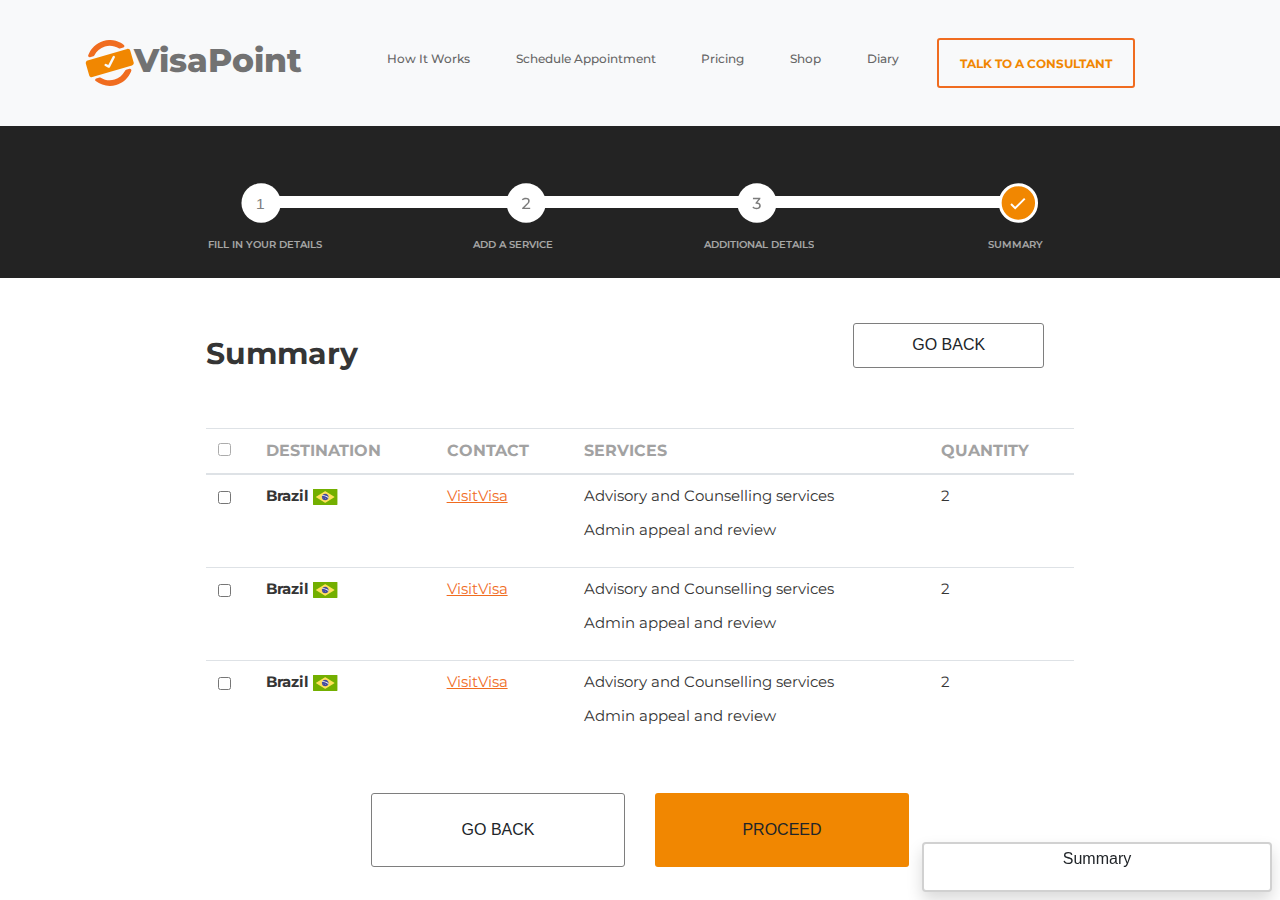
<file: summary.html>
<!doctype html>
  <html lang="en">
    <head>
      <!-- Required meta tags -->
      <meta charset="utf-8">
      <meta name="viewport" content="width=device-width, initial-scale=1, shrink-to-fit=no">
  
      <!-- Bootstrap CSS -->
      <link rel="stylesheet" href="https://stackpath.bootstrapcdn.com/bootstrap/4.3.1/css/bootstrap.min.css" integrity="sha384-ggOyR0iXCbMQv3Xipma34MD+dH/1fQ784/j6cY/iJTQUOhcWr7x9JvoRxT2MZw1T" crossorigin="anonymous">
      <link rel="stylesheet" href="https://stackpath.bootstrapcdn.com/font-awesome/4.7.0/css/font-awesome.min.css">
      <link rel="stylesheet" href="./del.css" >
      <style>
          #hide-md {
        display: none;
        }
        @media only screen and (max-width: 769px) { 
        #hide-md {
          display: block;
        }
      }
        </style>
      <title>Hello, world!</title>
    </head>
    <body>
        
      <nav class="navbar navbar-expand-lg navbar-light bg-light">
        <div class="container">
      <a class="navbar-brand" href="#">
        <div class="brand">
            <div class="logo">
                <svg width="49" height="46" viewBox="0 0 49 46" fill="none" xmlns="http://www.w3.org/2000/svg">
                    <path
                        d="M39.7572 31.3289C37.5564 35.3787 33.9137 38.3206 29.5122 39.5814C27.9185 40.0399 26.3248 40.2691 24.7311 40.2691C21.5058 40.2691 18.3564 39.3522 15.7003 37.6711C15.3588 37.4419 14.9035 37.4037 14.524 37.5183L11.1849 38.5116C10.0086 38.8555 9.74299 40.3837 10.6916 41.1096C14.6758 44.2425 19.6086 46 24.7691 46C26.856 46 29.0189 45.6944 31.1438 45.0831C36.9873 43.3638 41.8442 39.4668 44.8039 34.0797C45.411 32.9718 45.9042 31.8638 46.3216 30.6794C46.739 29.5332 45.6766 28.387 44.5003 28.7309L41.1612 29.7243C40.7438 29.8389 40.4402 30.1063 40.2505 30.4884C40.0608 30.794 39.909 31.0615 39.7572 31.3289Z"
                        fill="#F06C1F" />
                    <path
                        d="M19.9502 6.4186C21.5439 5.96013 23.1375 5.7309 24.7312 5.7309C27.9565 5.7309 31.1059 6.64784 33.762 8.3289C34.1035 8.55814 34.5589 8.59634 34.9383 8.48173L38.3154 7.48837C39.4537 7.14452 39.7952 5.61628 38.8466 4.89036C37.898 4.12625 36.8356 3.43854 35.7352 2.82724C30.4229 -0.114618 24.2379 -0.802326 18.3944 0.916943C11.0711 3.05648 5.6071 8.59634 3.21658 15.3206C2.79919 16.4668 3.86164 17.5747 5.03792 17.2309L8.37706 16.2375C8.7565 16.1229 9.098 15.8555 9.28773 15.4734C11.3747 11.2326 15.1312 7.83222 19.9502 6.4186Z"
                        fill="#F06C1F" />
                    <path
                        d="M42.1855 8.9402L2.5713 20.5548C1.24324 20.9369 0.484343 22.3505 0.86379 23.6877L4.24086 35.3787C4.62031 36.7159 6.02426 37.4801 7.35233 37.098L46.9666 25.5216C48.2946 25.1395 49.0535 23.7259 48.6741 22.3887L45.297 10.6977C44.8796 9.32226 43.5136 8.55814 42.1855 8.9402ZM23.2132 27.6611L20.1397 26.0565C19.5326 25.7508 19.3049 24.9867 19.6085 24.4136C19.912 23.8023 20.6709 23.5731 21.2401 23.8787L23.2891 24.9485L27.6907 16.4286C27.9942 15.8173 28.7531 15.588 29.3223 15.8937C29.9294 16.1993 30.1571 16.9635 29.8535 17.5365L24.9207 27.1262C24.5792 27.7757 23.8203 28.005 23.2132 27.6611Z"
                        fill="#F18701" />
                </svg>
            </div>
            <div class="brand-name">VisaPoint</div>
        </div>
        <div class="space"  ></div>
        
      
    </a>
    <button class="navbar-toggler" type="button" data-toggle="collapse" data-target="#navbarNavDropdown" aria-controls="navbarNavDropdown" aria-expanded="false" aria-label="Toggle navigation">
      <span class="navbar-toggler-icon"></span>
    </button>
    <div class="collapse navbar-collapse " id="navbarNavDropdown">
      <ul class="navbar-nav nav-links" >
          
            <li class="p-2">
                    <a href="#">How It Works</a>
                  </li>
                  <li class="p-2">
                    <a href="#">Schedule Appointment</a>
                  </li>
                  <li class="p-2">
                    <a href="#">Pricing</a>
                  </li>
                  <li class="p-2">
                    <a href="#">Shop</a>
                  </li>
                  <li class="p-2">
                    <a href="#">Diary</a>
                  </li>
                  <li>
                    <a href="#">
                      <div class="talk p-3" align="center">
                        <span>TALK TO A CONSULTANT</span>
                      </div>
                    </a>
            
                  </li>
      </ul>
    </div>
        </div>
    
  </nav>

  <div id="hide-md">
      <div class="row text-white d-flex justify-content-center align-items-center " style="height: 58px; background: #f18701" >TALK TO A CONSULTANT</div>
    </div>
  
    <div id="hide-md">
        <div class="row text-white d-flex align-items-center" style="padding-left : 50px; height: 88px; background: #232323;" >
            <svg width="34" height="34" viewBox="0 0 34 34" fill="none" xmlns="http://www.w3.org/2000/svg">
              <path d="M16.8062 0C7.53653 0 0 7.53653 0 16.8062C0 26.0759 7.53653 33.6124 16.8062 33.6124C26.0759 33.6124 33.6124 26.0759 33.6124 16.8062C33.6124 7.53653 26.0759 0 16.8062 0ZM29.4984 10.924C29.0257 11.1079 28.5268 11.2041 28.0103 11.2041C25.6907 11.2041 23.8088 9.32219 23.8088 7.00259C23.8088 6.29358 24.0014 5.61958 24.334 5.0156C26.5661 6.44238 28.3692 8.49064 29.4984 10.924ZM16.9813 30.8026L12.6047 22.0757V16.0184L16.4386 18.2067H21.2616L22.3207 23.4937L17.1213 30.8026C17.0688 30.7939 17.025 30.8026 16.9813 30.8026ZM10.6614 13.2699C8.59568 12.9986 7.00259 11.2392 7.00259 9.10336V6.81877C9.21716 4.63921 12.1495 3.19493 15.4057 2.87106V8.52565L11.6681 12.2545L10.6614 13.2699ZM2.80103 16.8062C2.80103 14.5216 3.36124 12.3683 4.33285 10.4601C4.87555 13.2174 7.04635 15.3969 9.80362 15.9659V22.7409L13.6638 30.4437C7.45776 29.017 2.80103 23.4499 2.80103 16.8062ZM20.999 30.1636L25.2968 24.1239L23.555 15.4057H17.1738L14.189 13.6988L18.2067 9.68108V2.87106C19.4672 2.99361 20.6751 3.29997 21.8131 3.74638C21.2879 4.74425 21.0078 5.85591 21.0078 7.00259C21.0078 10.8628 24.1502 14.0052 28.0103 14.0052C28.8419 14.0052 29.656 13.8564 30.4175 13.5763C30.6626 14.6179 30.8114 15.6945 30.8114 16.8062C30.8114 23.0648 26.6799 28.378 20.999 30.1636Z" fill="#F18701"/>
              </svg>
              
          <span class="ml-3" >VISIT</span>
        </div>
      </div>


<div id="bread-crumbs" class="">
<div class="bread-crumbs col d-flex justify-content-center align-items-center ">
    <div class="" style="width: 779.74px;height: 0px;border: 6px solid #FFFFFF; color: #FFFFFF">            
           <div class="row justify-content-between mt-n3 ">
               <div class="svg">
                  <svg
                  xmlns:dc="http://purl.org/dc/elements/1.1/"
                  xmlns:cc="http://creativecommons.org/ns#"
                  xmlns:rdf="http://www.w3.org/1999/02/22-rdf-syntax-ns#"
                  xmlns:svg="http://www.w3.org/2000/svg"
                  xmlns="http://www.w3.org/2000/svg"
                  xmlns:sodipodi="http://sodipodi.sourceforge.net/DTD/sodipodi-0.dtd"
                  xmlns:inkscape="http://www.inkscape.org/namespaces/inkscape"
                  width="40"
                  height="40"
                  viewBox="0 0 40 40"
                  fill="none"
                  version="1.1"
                  id="svg3741"
                  sodipodi:docname="1.svg"
                  inkscape:version="0.92.3 (2405546, 2018-03-11)">
                 <metadata
                    id="metadata3747">
                   <rdf:RDF>
                     <cc:Work
                        rdf:about="">
                       <dc:format>image/svg+xml</dc:format>
                       <dc:type
                          rdf:resource="http://purl.org/dc/dcmitype/StillImage" />
                     </cc:Work>
                   </rdf:RDF>
                 </metadata>
                 <defs
                    id="defs3745" />
                 <sodipodi:namedview
                    pagecolor="#ffffff"
                    bordercolor="#666666"
                    borderopacity="1"
                    objecttolerance="10"
                    gridtolerance="10"
                    guidetolerance="10"
                    inkscape:pageopacity="0"
                    inkscape:pageshadow="2"
                    inkscape:window-width="1366"
                    inkscape:window-height="715"
                    id="namedview3743"
                    showgrid="false"
                    inkscape:zoom="10.088822"
                    inkscape:cx="52.966102"
                    inkscape:cy="23.068046"
                    inkscape:window-x="-8"
                    inkscape:window-y="-8"
                    inkscape:window-maximized="1"
                    inkscape:current-layer="svg3741" />
                 <circle
                    cx="20.1415"
                    cy="20.0304"
                    r="19.6894"
                    fill="white"
                    id="circle3737" />
                 <rect
                    style="opacity:0.02000002;fill:#00ff00;fill-opacity:1;fill-rule:nonzero;stroke-width:4.98652267;stroke-linecap:round;stroke-linejoin:round;stroke-miterlimit:4;stroke-dasharray:none;stroke-dashoffset:0;paint-order:normal"
                    id="rect3749"
                    width="2.3595679"
                    height="12.1911"
                    x="3.2771776"
                    y="7.6214862" />
                 <text
                    xml:space="preserve"
                    style="font-style:normal;font-weight:normal;font-size:15.55618477px;line-height:1.25;font-family:sans-serif;letter-spacing:0px;word-spacing:0px;fill:#808080;fill-opacity:1;stroke:none;stroke-width:0.38890466"
                    x="15.098173"
                    y="26.046989"
                    id="text3753"
                    transform="scale(1.0008781,0.99912266)"><tspan
                      sodipodi:role="line"
                      id="tspan3751"
                      x="15.098173"
                      y="26.046989"
                      style="stroke-width:0.38890466">1</tspan></text>
               </svg>
               
                <div class="mt-3 col ml-n5 bread-text text-nowrap">FILL IN YOUR DETAILS</div>
               </div>
                
                <div class="svg">
                    <svg width="40" height="40" viewBox="0 0 40 40" fill="none" xmlns="http://www.w3.org/2000/svg">
                    <circle cx="20.1415" cy="20.0304" r="19.6894" fill="white" />
                    <path opacity="0.6"
                        d="M24.1879 24.6384V26.0304H16.1399V24.9424L20.6999 20.5424C21.2545 20.009 21.6279 19.5504 21.8199 19.1664C22.0119 18.7717 22.1079 18.377 22.1079 17.9824C22.1079 17.3957 21.8999 16.9424 21.4839 16.6224C21.0785 16.2917 20.4919 16.1264 19.7239 16.1264C18.4865 16.1264 17.5319 16.5317 16.8599 17.3424L15.7719 16.3984C16.2092 15.865 16.7799 15.449 17.4839 15.1504C18.1985 14.8517 18.9932 14.7024 19.8679 14.7024C21.0412 14.7024 21.9745 14.985 22.6679 15.5504C23.3612 16.105 23.7079 16.8624 23.7079 17.8224C23.7079 18.4197 23.5799 18.985 23.3239 19.5184C23.0679 20.0517 22.5825 20.6597 21.8679 21.3424L18.4439 24.6384H24.1879Z"
                        fill="#232323" />
                </svg>
                <div class="mt-3 col ml-n5 bread-text text-nowrap" >ADD A SERVICE</div>
                </div>
                
                
                <div class="svg">
                    <svg width="40" height="40" viewBox="0 0 40 40" fill="none" xmlns="http://www.w3.org/2000/svg">
                    <circle cx="19.9296" cy="20.0304" r="19.6894" fill="white" />
                    <path opacity="0.6"
                        d="M20.4076 19.5344C21.5062 19.641 22.3436 19.9824 22.9196 20.5584C23.4956 21.1237 23.7836 21.849 23.7836 22.7344C23.7836 23.3744 23.6236 23.9557 23.3036 24.4784C22.9836 24.9904 22.5036 25.401 21.8636 25.7104C21.2342 26.009 20.4609 26.1584 19.5436 26.1584C18.7436 26.1584 17.9756 26.041 17.2396 25.8064C16.5036 25.561 15.9009 25.225 15.4316 24.7984L16.1676 23.5344C16.5516 23.897 17.0422 24.1904 17.6396 24.4144C18.2369 24.6277 18.8716 24.7344 19.5436 24.7344C20.3756 24.7344 21.0209 24.5584 21.4796 24.2064C21.9489 23.8544 22.1836 23.369 22.1836 22.7504C22.1836 22.1317 21.9542 21.6517 21.4956 21.3104C21.0369 20.969 20.3436 20.7984 19.4156 20.7984H18.5196V19.6784L21.3356 16.2224H15.9436V14.8304H23.3356V15.9184L20.4076 19.5344Z"
                        fill="#232323" />
                </svg>
                <div class="mt-3 col ml-n5 bread-text text-nowrap" >ADDITIONAL DETAILS</div>
                </div>
                
                
                <div class="svg ">
                    <svg width="41" height="40" viewBox="0 0 41 40" fill="none" xmlns="http://www.w3.org/2000/svg">
                      <circle cx="20.3534" cy="20.0304" r="18.1894" fill="#F18701" stroke="white" stroke-width="3" />
                      <path d="M13.0352 21.0651L17.1641 25.1941L26.7342 15.624" stroke="white" stroke-width="2" />
                  </svg>
                        <div class="mt-3 ml-n5 col bread-text text-right" style="left: 23px;">SUMMARY</div>
                </div>
           </div>     
    </div>
</div>
</div>
  
      <!-- <div class="container ">
          <div class="col-md-10 md offset-1 border border-success d-flex justify-content-between align-items-center">
              <div class="form-header">
              
              <p class="d-flex justify-content-center align-items-center mt-5 " >Summary</p>
          </div>
          <div class="">
              <button>EDIT SERVICES</button>
          </div>
          </div>
          
      </div> -->
    <div class="container">
        <div class="row m-3 pb-2 ">
            <div class=" row col-md-10 md offset-1 d-flex justify-content-between align-items-center">
                <div class="form-header">
    
                    <p class="d-flex justify-content-between
                             align-items-center mt-5 ">Summary</p>
                </div>
                <div id="hidden" class="mt-3">
                    <button type="button" class="btn edit ">GO BACK</button>
                </div>
            </div>
            <div class=" row col-md-10 md offset-1 d-flex justify-content-between align-items-center mt-5 ">

              <div class="">
                
              </div>
                <table class="table table-hover">
                    <thead>
                      <tr id="hidden" >
                        <th scope="col"><input type="checkbox"></th>
                        <th scope="col">DESTINATION</th>
                        <th scope="col">CONTACT</th>
                        <th scope="col">SERVICES</th>
                        <th scope="col">QUANTITY</th>
                      </tr>
                    </thead>
                    <tbody>
                      <tr class="" >
                          <td id="td-hide" class="thead">
                              DESTINATION
                          </td>
                        <td id="hidden" scope="row"><input type="checkbox"></td>
                        <td class="destination" >Brazil <svg width="25" height="16" viewBox="0 0 25 16" fill="none" xmlns="http://www.w3.org/2000/svg">
                            <path d="M24.0048 16H0.419797C0.186047 16 0 15.8092 0 15.5802V0.419797C0 0.190817 0.190817 0 0.419797 0H24C24.2337 0 24.4198 0.190817 24.4198 0.419797V15.5802C24.4246 15.814 24.2337 16 24.0048 16Z" fill="#73AF00"/>
                            <path d="M11.9929 2.23734L3.11995 7.64223C2.84804 7.80442 2.84804 8.1956 3.11995 8.36256L11.9977 13.7675C12.1313 13.8485 12.303 13.8485 12.4366 13.7675L21.3143 8.36256C21.5863 8.20037 21.5863 7.80919 21.3143 7.64223L12.4318 2.23734C12.2982 2.15624 12.1265 2.15624 11.9929 2.23734Z" fill="#FFE15A"/>
                            <path d="M12.2124 11.3679C14.0725 11.3679 15.5803 9.86005 15.5803 8C15.5803 6.13995 14.0725 4.63208 12.2124 4.63208C10.3524 4.63208 8.84448 6.13995 8.84448 8C8.84448 9.86005 10.3524 11.3679 12.2124 11.3679Z" fill="#41479B"/>
                            <path d="M9.32154 6.27791C9.16411 6.54505 9.04008 6.83127 8.95898 7.14135C10.8242 7.00301 13.5911 7.52299 15.3466 9.2308C15.4611 8.9398 15.5374 8.62495 15.566 8.30057C13.7485 6.76926 11.2392 6.22543 9.32154 6.27791Z" fill="#F5F5F5"/>
                            <path d="M12.3506 9.1498L12.4413 9.41694H12.7227C12.7609 9.41694 12.7752 9.46465 12.7466 9.48373L12.5176 9.65069L12.6035 9.92261C12.613 9.956 12.5749 9.98462 12.5462 9.96554L12.3173 9.79858L12.0883 9.96554C12.0596 9.98462 12.0167 9.956 12.031 9.92261L12.1169 9.65069L11.8879 9.48373C11.8593 9.45988 11.8736 9.41694 11.9118 9.41694H12.1932L12.2839 9.1498C12.2886 9.11641 12.3411 9.11641 12.3506 9.1498Z" fill="#F5F5F5"/>
                            <path d="M13.4526 9.84624L13.4907 9.96073H13.6147C13.6291 9.96073 13.6386 9.97982 13.6243 9.98936L13.5241 10.0609L13.5623 10.1754C13.567 10.1897 13.548 10.204 13.5384 10.1945L13.4382 10.1229L13.3381 10.1945C13.3238 10.204 13.3094 10.1897 13.3142 10.1754L13.3524 10.0609L13.2522 9.98936C13.2379 9.97982 13.2474 9.96073 13.2617 9.96073H13.3858L13.4239 9.84624C13.4287 9.83193 13.4478 9.83193 13.4526 9.84624Z" fill="#F5F5F5"/>
                            <path d="M11.8737 8.63933L11.9119 8.75382H12.0359C12.0502 8.75382 12.0597 8.77291 12.0454 8.78245L11.9453 8.854L11.9834 8.96849C11.9882 8.9828 11.9691 8.99712 11.9596 8.98757L11.8594 8.91602L11.7592 8.98757C11.7449 8.99712 11.7306 8.9828 11.7354 8.96849L11.7735 8.854L11.6733 8.78245C11.659 8.77291 11.6686 8.75382 11.6829 8.75382H11.8069L11.8451 8.63933C11.8498 8.62502 11.8689 8.62502 11.8737 8.63933Z" fill="#F5F5F5"/>
                            <path d="M9.73649 8.50103L9.77465 8.61552H9.89868C9.913 8.61552 9.92254 8.6346 9.90823 8.64414L9.80805 8.7157L9.84621 8.83019C9.85098 8.8445 9.8319 8.85881 9.82236 8.84927L9.72218 8.77771L9.622 8.84927C9.60769 8.85881 9.59338 8.8445 9.59815 8.83019L9.63631 8.7157L9.53613 8.64414C9.52182 8.6346 9.53136 8.61552 9.54567 8.61552H9.6697L9.70787 8.50103C9.71264 8.48672 9.73172 8.48672 9.73649 8.50103Z" fill="#F5F5F5"/>
                            <path d="M11.5253 9.80804L11.5635 9.92253H11.6875C11.7018 9.92253 11.7114 9.94161 11.697 9.95115L11.5969 10.0227L11.635 10.1372C11.6398 10.1515 11.6207 10.1658 11.6112 10.1563L11.511 10.0847L11.4108 10.1563C11.3965 10.1658 11.3822 10.1515 11.387 10.1372L11.4251 10.0227L11.325 9.95115C11.3106 9.94161 11.3202 9.92253 11.3345 9.92253H11.4585L11.4967 9.80804C11.5015 9.79372 11.5205 9.79372 11.5253 9.80804Z" fill="#F5F5F5"/>
                            <path d="M10.5426 8.41991L10.576 8.51532H10.6762C10.6905 8.51532 10.6953 8.52963 10.6858 8.53917L10.6047 8.59642L10.6333 8.69183C10.6381 8.70614 10.6237 8.71568 10.6142 8.70614L10.5331 8.64889L10.452 8.70614C10.4425 8.71568 10.4282 8.70137 10.4329 8.69183L10.4615 8.59642L10.3805 8.53917C10.3709 8.52963 10.3757 8.51532 10.39 8.51532H10.4902L10.5236 8.41991C10.5188 8.4056 10.5379 8.4056 10.5426 8.41991Z" fill="#F5F5F5"/>
                            <path d="M13.5385 6.46398L13.5767 6.58324H13.7007C13.715 6.58324 13.7245 6.60232 13.7102 6.61186L13.61 6.68819L13.6482 6.80745C13.653 6.82176 13.6339 6.83607 13.6244 6.82653L13.5242 6.75498L13.424 6.82653C13.4097 6.83607 13.3954 6.82176 13.4001 6.80745L13.4383 6.68819L13.3381 6.61186C13.3238 6.60232 13.3334 6.58324 13.3477 6.58324H13.4717L13.5099 6.46398C13.5146 6.44967 13.5337 6.44967 13.5385 6.46398Z" fill="#F5F5F5"/>
                            <path d="M9.87468 7.83791L9.90807 7.93331H10.0082C10.0226 7.93331 10.0273 7.94762 10.0178 7.95717L9.93669 8.01441L9.96532 8.10982C9.97009 8.12413 9.95577 8.13367 9.94623 8.12413L9.86514 8.06689L9.78404 8.12413C9.7745 8.13367 9.76019 8.11936 9.76496 8.10982L9.79358 8.01441L9.71248 7.95717C9.70294 7.94762 9.70771 7.93331 9.72202 7.93331H9.8222L9.8556 7.83791C9.8556 7.82836 9.86991 7.82836 9.87468 7.83791Z" fill="#F5F5F5"/>
                            <path d="M10.3567 9.17361L10.4044 9.31673H10.5571C10.5762 9.31673 10.5857 9.34058 10.5666 9.35489L10.4474 9.44553L10.4951 9.58864C10.4998 9.60772 10.4808 9.62203 10.4617 9.61249L10.3376 9.52662L10.2136 9.61249C10.1993 9.62203 10.1754 9.60772 10.1802 9.58864L10.2279 9.44553L10.1087 9.35489C10.0944 9.34535 10.0991 9.31673 10.1182 9.31673H10.2709L10.3186 9.17361C10.3233 9.15453 10.352 9.15453 10.3567 9.17361Z" fill="#F5F5F5"/>
                            <path d="M14.068 9.87483L14.0966 9.96547H14.192C14.2064 9.96547 14.2111 9.97978 14.2016 9.98932L14.1253 10.0466L14.1539 10.1372C14.1587 10.1467 14.1443 10.1563 14.1348 10.1515L14.0585 10.0943L13.9821 10.1515C13.9726 10.1563 13.9583 10.1467 13.9631 10.1372L13.9917 10.0466L13.9154 9.98932C13.9058 9.97978 13.9106 9.96547 13.9249 9.96547H14.0203L14.0489 9.87483C14.0489 9.86529 14.0632 9.86529 14.068 9.87483Z" fill="#F5F5F5"/>
                            <path d="M14.4018 9.18792L14.4399 9.30241H14.564C14.5783 9.30241 14.5878 9.32149 14.5735 9.33103L14.4733 9.40259L14.5115 9.51708C14.5163 9.53139 14.4972 9.5457 14.4876 9.53616L14.3875 9.4646L14.2873 9.53616C14.273 9.5457 14.2587 9.53139 14.2634 9.51708L14.3016 9.40259L14.2014 9.33103C14.1871 9.32149 14.1966 9.30241 14.211 9.30241H14.335L14.3731 9.18792C14.3731 9.17361 14.397 9.17361 14.4018 9.18792Z" fill="#F5F5F5"/>
                            </svg>
                             </td>
                        <td class="contact" >VisitVisa</td>
                        <td class="services" >
                            <p>Advisory and Counselling services</p>
                            <p>Admin appeal and review</p>
                        </td>
                        <td class="quantity" >2</td>
                      </tr>
                      <tr>
                            <th scope="row"><input type="checkbox"></th>
                            <td class="destination" >Brazil <svg width="25" height="16" viewBox="0 0 25 16" fill="none" xmlns="http://www.w3.org/2000/svg">
                                <path d="M24.0048 16H0.419797C0.186047 16 0 15.8092 0 15.5802V0.419797C0 0.190817 0.190817 0 0.419797 0H24C24.2337 0 24.4198 0.190817 24.4198 0.419797V15.5802C24.4246 15.814 24.2337 16 24.0048 16Z" fill="#73AF00"/>
                                <path d="M11.9929 2.23734L3.11995 7.64223C2.84804 7.80442 2.84804 8.1956 3.11995 8.36256L11.9977 13.7675C12.1313 13.8485 12.303 13.8485 12.4366 13.7675L21.3143 8.36256C21.5863 8.20037 21.5863 7.80919 21.3143 7.64223L12.4318 2.23734C12.2982 2.15624 12.1265 2.15624 11.9929 2.23734Z" fill="#FFE15A"/>
                                <path d="M12.2124 11.3679C14.0725 11.3679 15.5803 9.86005 15.5803 8C15.5803 6.13995 14.0725 4.63208 12.2124 4.63208C10.3524 4.63208 8.84448 6.13995 8.84448 8C8.84448 9.86005 10.3524 11.3679 12.2124 11.3679Z" fill="#41479B"/>
                                <path d="M9.32154 6.27791C9.16411 6.54505 9.04008 6.83127 8.95898 7.14135C10.8242 7.00301 13.5911 7.52299 15.3466 9.2308C15.4611 8.9398 15.5374 8.62495 15.566 8.30057C13.7485 6.76926 11.2392 6.22543 9.32154 6.27791Z" fill="#F5F5F5"/>
                                <path d="M12.3506 9.1498L12.4413 9.41694H12.7227C12.7609 9.41694 12.7752 9.46465 12.7466 9.48373L12.5176 9.65069L12.6035 9.92261C12.613 9.956 12.5749 9.98462 12.5462 9.96554L12.3173 9.79858L12.0883 9.96554C12.0596 9.98462 12.0167 9.956 12.031 9.92261L12.1169 9.65069L11.8879 9.48373C11.8593 9.45988 11.8736 9.41694 11.9118 9.41694H12.1932L12.2839 9.1498C12.2886 9.11641 12.3411 9.11641 12.3506 9.1498Z" fill="#F5F5F5"/>
                                <path d="M13.4526 9.84624L13.4907 9.96073H13.6147C13.6291 9.96073 13.6386 9.97982 13.6243 9.98936L13.5241 10.0609L13.5623 10.1754C13.567 10.1897 13.548 10.204 13.5384 10.1945L13.4382 10.1229L13.3381 10.1945C13.3238 10.204 13.3094 10.1897 13.3142 10.1754L13.3524 10.0609L13.2522 9.98936C13.2379 9.97982 13.2474 9.96073 13.2617 9.96073H13.3858L13.4239 9.84624C13.4287 9.83193 13.4478 9.83193 13.4526 9.84624Z" fill="#F5F5F5"/>
                                <path d="M11.8737 8.63933L11.9119 8.75382H12.0359C12.0502 8.75382 12.0597 8.77291 12.0454 8.78245L11.9453 8.854L11.9834 8.96849C11.9882 8.9828 11.9691 8.99712 11.9596 8.98757L11.8594 8.91602L11.7592 8.98757C11.7449 8.99712 11.7306 8.9828 11.7354 8.96849L11.7735 8.854L11.6733 8.78245C11.659 8.77291 11.6686 8.75382 11.6829 8.75382H11.8069L11.8451 8.63933C11.8498 8.62502 11.8689 8.62502 11.8737 8.63933Z" fill="#F5F5F5"/>
                                <path d="M9.73649 8.50103L9.77465 8.61552H9.89868C9.913 8.61552 9.92254 8.6346 9.90823 8.64414L9.80805 8.7157L9.84621 8.83019C9.85098 8.8445 9.8319 8.85881 9.82236 8.84927L9.72218 8.77771L9.622 8.84927C9.60769 8.85881 9.59338 8.8445 9.59815 8.83019L9.63631 8.7157L9.53613 8.64414C9.52182 8.6346 9.53136 8.61552 9.54567 8.61552H9.6697L9.70787 8.50103C9.71264 8.48672 9.73172 8.48672 9.73649 8.50103Z" fill="#F5F5F5"/>
                                <path d="M11.5253 9.80804L11.5635 9.92253H11.6875C11.7018 9.92253 11.7114 9.94161 11.697 9.95115L11.5969 10.0227L11.635 10.1372C11.6398 10.1515 11.6207 10.1658 11.6112 10.1563L11.511 10.0847L11.4108 10.1563C11.3965 10.1658 11.3822 10.1515 11.387 10.1372L11.4251 10.0227L11.325 9.95115C11.3106 9.94161 11.3202 9.92253 11.3345 9.92253H11.4585L11.4967 9.80804C11.5015 9.79372 11.5205 9.79372 11.5253 9.80804Z" fill="#F5F5F5"/>
                                <path d="M10.5426 8.41991L10.576 8.51532H10.6762C10.6905 8.51532 10.6953 8.52963 10.6858 8.53917L10.6047 8.59642L10.6333 8.69183C10.6381 8.70614 10.6237 8.71568 10.6142 8.70614L10.5331 8.64889L10.452 8.70614C10.4425 8.71568 10.4282 8.70137 10.4329 8.69183L10.4615 8.59642L10.3805 8.53917C10.3709 8.52963 10.3757 8.51532 10.39 8.51532H10.4902L10.5236 8.41991C10.5188 8.4056 10.5379 8.4056 10.5426 8.41991Z" fill="#F5F5F5"/>
                                <path d="M13.5385 6.46398L13.5767 6.58324H13.7007C13.715 6.58324 13.7245 6.60232 13.7102 6.61186L13.61 6.68819L13.6482 6.80745C13.653 6.82176 13.6339 6.83607 13.6244 6.82653L13.5242 6.75498L13.424 6.82653C13.4097 6.83607 13.3954 6.82176 13.4001 6.80745L13.4383 6.68819L13.3381 6.61186C13.3238 6.60232 13.3334 6.58324 13.3477 6.58324H13.4717L13.5099 6.46398C13.5146 6.44967 13.5337 6.44967 13.5385 6.46398Z" fill="#F5F5F5"/>
                                <path d="M9.87468 7.83791L9.90807 7.93331H10.0082C10.0226 7.93331 10.0273 7.94762 10.0178 7.95717L9.93669 8.01441L9.96532 8.10982C9.97009 8.12413 9.95577 8.13367 9.94623 8.12413L9.86514 8.06689L9.78404 8.12413C9.7745 8.13367 9.76019 8.11936 9.76496 8.10982L9.79358 8.01441L9.71248 7.95717C9.70294 7.94762 9.70771 7.93331 9.72202 7.93331H9.8222L9.8556 7.83791C9.8556 7.82836 9.86991 7.82836 9.87468 7.83791Z" fill="#F5F5F5"/>
                                <path d="M10.3567 9.17361L10.4044 9.31673H10.5571C10.5762 9.31673 10.5857 9.34058 10.5666 9.35489L10.4474 9.44553L10.4951 9.58864C10.4998 9.60772 10.4808 9.62203 10.4617 9.61249L10.3376 9.52662L10.2136 9.61249C10.1993 9.62203 10.1754 9.60772 10.1802 9.58864L10.2279 9.44553L10.1087 9.35489C10.0944 9.34535 10.0991 9.31673 10.1182 9.31673H10.2709L10.3186 9.17361C10.3233 9.15453 10.352 9.15453 10.3567 9.17361Z" fill="#F5F5F5"/>
                                <path d="M14.068 9.87483L14.0966 9.96547H14.192C14.2064 9.96547 14.2111 9.97978 14.2016 9.98932L14.1253 10.0466L14.1539 10.1372C14.1587 10.1467 14.1443 10.1563 14.1348 10.1515L14.0585 10.0943L13.9821 10.1515C13.9726 10.1563 13.9583 10.1467 13.9631 10.1372L13.9917 10.0466L13.9154 9.98932C13.9058 9.97978 13.9106 9.96547 13.9249 9.96547H14.0203L14.0489 9.87483C14.0489 9.86529 14.0632 9.86529 14.068 9.87483Z" fill="#F5F5F5"/>
                                <path d="M14.4018 9.18792L14.4399 9.30241H14.564C14.5783 9.30241 14.5878 9.32149 14.5735 9.33103L14.4733 9.40259L14.5115 9.51708C14.5163 9.53139 14.4972 9.5457 14.4876 9.53616L14.3875 9.4646L14.2873 9.53616C14.273 9.5457 14.2587 9.53139 14.2634 9.51708L14.3016 9.40259L14.2014 9.33103C14.1871 9.32149 14.1966 9.30241 14.211 9.30241H14.335L14.3731 9.18792C14.3731 9.17361 14.397 9.17361 14.4018 9.18792Z" fill="#F5F5F5"/>
                                </svg>
                                 </td>
                            <td class="contact" >VisitVisa</td>
                            <td class="services" >
                                <p>Advisory and Counselling services</p>
                                <p>Admin appeal and review</p>
                            </td>
                            <td class="quantity" >2</td>
                          </tr>
                          <tr>
                                <th scope="row"><input type="checkbox"></th>
                                <td class="destination" >Brazil <svg width="25" height="16" viewBox="0 0 25 16" fill="none" xmlns="http://www.w3.org/2000/svg">
                                    <path d="M24.0048 16H0.419797C0.186047 16 0 15.8092 0 15.5802V0.419797C0 0.190817 0.190817 0 0.419797 0H24C24.2337 0 24.4198 0.190817 24.4198 0.419797V15.5802C24.4246 15.814 24.2337 16 24.0048 16Z" fill="#73AF00"/>
                                    <path d="M11.9929 2.23734L3.11995 7.64223C2.84804 7.80442 2.84804 8.1956 3.11995 8.36256L11.9977 13.7675C12.1313 13.8485 12.303 13.8485 12.4366 13.7675L21.3143 8.36256C21.5863 8.20037 21.5863 7.80919 21.3143 7.64223L12.4318 2.23734C12.2982 2.15624 12.1265 2.15624 11.9929 2.23734Z" fill="#FFE15A"/>
                                    <path d="M12.2124 11.3679C14.0725 11.3679 15.5803 9.86005 15.5803 8C15.5803 6.13995 14.0725 4.63208 12.2124 4.63208C10.3524 4.63208 8.84448 6.13995 8.84448 8C8.84448 9.86005 10.3524 11.3679 12.2124 11.3679Z" fill="#41479B"/>
                                    <path d="M9.32154 6.27791C9.16411 6.54505 9.04008 6.83127 8.95898 7.14135C10.8242 7.00301 13.5911 7.52299 15.3466 9.2308C15.4611 8.9398 15.5374 8.62495 15.566 8.30057C13.7485 6.76926 11.2392 6.22543 9.32154 6.27791Z" fill="#F5F5F5"/>
                                    <path d="M12.3506 9.1498L12.4413 9.41694H12.7227C12.7609 9.41694 12.7752 9.46465 12.7466 9.48373L12.5176 9.65069L12.6035 9.92261C12.613 9.956 12.5749 9.98462 12.5462 9.96554L12.3173 9.79858L12.0883 9.96554C12.0596 9.98462 12.0167 9.956 12.031 9.92261L12.1169 9.65069L11.8879 9.48373C11.8593 9.45988 11.8736 9.41694 11.9118 9.41694H12.1932L12.2839 9.1498C12.2886 9.11641 12.3411 9.11641 12.3506 9.1498Z" fill="#F5F5F5"/>
                                    <path d="M13.4526 9.84624L13.4907 9.96073H13.6147C13.6291 9.96073 13.6386 9.97982 13.6243 9.98936L13.5241 10.0609L13.5623 10.1754C13.567 10.1897 13.548 10.204 13.5384 10.1945L13.4382 10.1229L13.3381 10.1945C13.3238 10.204 13.3094 10.1897 13.3142 10.1754L13.3524 10.0609L13.2522 9.98936C13.2379 9.97982 13.2474 9.96073 13.2617 9.96073H13.3858L13.4239 9.84624C13.4287 9.83193 13.4478 9.83193 13.4526 9.84624Z" fill="#F5F5F5"/>
                                    <path d="M11.8737 8.63933L11.9119 8.75382H12.0359C12.0502 8.75382 12.0597 8.77291 12.0454 8.78245L11.9453 8.854L11.9834 8.96849C11.9882 8.9828 11.9691 8.99712 11.9596 8.98757L11.8594 8.91602L11.7592 8.98757C11.7449 8.99712 11.7306 8.9828 11.7354 8.96849L11.7735 8.854L11.6733 8.78245C11.659 8.77291 11.6686 8.75382 11.6829 8.75382H11.8069L11.8451 8.63933C11.8498 8.62502 11.8689 8.62502 11.8737 8.63933Z" fill="#F5F5F5"/>
                                    <path d="M9.73649 8.50103L9.77465 8.61552H9.89868C9.913 8.61552 9.92254 8.6346 9.90823 8.64414L9.80805 8.7157L9.84621 8.83019C9.85098 8.8445 9.8319 8.85881 9.82236 8.84927L9.72218 8.77771L9.622 8.84927C9.60769 8.85881 9.59338 8.8445 9.59815 8.83019L9.63631 8.7157L9.53613 8.64414C9.52182 8.6346 9.53136 8.61552 9.54567 8.61552H9.6697L9.70787 8.50103C9.71264 8.48672 9.73172 8.48672 9.73649 8.50103Z" fill="#F5F5F5"/>
                                    <path d="M11.5253 9.80804L11.5635 9.92253H11.6875C11.7018 9.92253 11.7114 9.94161 11.697 9.95115L11.5969 10.0227L11.635 10.1372C11.6398 10.1515 11.6207 10.1658 11.6112 10.1563L11.511 10.0847L11.4108 10.1563C11.3965 10.1658 11.3822 10.1515 11.387 10.1372L11.4251 10.0227L11.325 9.95115C11.3106 9.94161 11.3202 9.92253 11.3345 9.92253H11.4585L11.4967 9.80804C11.5015 9.79372 11.5205 9.79372 11.5253 9.80804Z" fill="#F5F5F5"/>
                                    <path d="M10.5426 8.41991L10.576 8.51532H10.6762C10.6905 8.51532 10.6953 8.52963 10.6858 8.53917L10.6047 8.59642L10.6333 8.69183C10.6381 8.70614 10.6237 8.71568 10.6142 8.70614L10.5331 8.64889L10.452 8.70614C10.4425 8.71568 10.4282 8.70137 10.4329 8.69183L10.4615 8.59642L10.3805 8.53917C10.3709 8.52963 10.3757 8.51532 10.39 8.51532H10.4902L10.5236 8.41991C10.5188 8.4056 10.5379 8.4056 10.5426 8.41991Z" fill="#F5F5F5"/>
                                    <path d="M13.5385 6.46398L13.5767 6.58324H13.7007C13.715 6.58324 13.7245 6.60232 13.7102 6.61186L13.61 6.68819L13.6482 6.80745C13.653 6.82176 13.6339 6.83607 13.6244 6.82653L13.5242 6.75498L13.424 6.82653C13.4097 6.83607 13.3954 6.82176 13.4001 6.80745L13.4383 6.68819L13.3381 6.61186C13.3238 6.60232 13.3334 6.58324 13.3477 6.58324H13.4717L13.5099 6.46398C13.5146 6.44967 13.5337 6.44967 13.5385 6.46398Z" fill="#F5F5F5"/>
                                    <path d="M9.87468 7.83791L9.90807 7.93331H10.0082C10.0226 7.93331 10.0273 7.94762 10.0178 7.95717L9.93669 8.01441L9.96532 8.10982C9.97009 8.12413 9.95577 8.13367 9.94623 8.12413L9.86514 8.06689L9.78404 8.12413C9.7745 8.13367 9.76019 8.11936 9.76496 8.10982L9.79358 8.01441L9.71248 7.95717C9.70294 7.94762 9.70771 7.93331 9.72202 7.93331H9.8222L9.8556 7.83791C9.8556 7.82836 9.86991 7.82836 9.87468 7.83791Z" fill="#F5F5F5"/>
                                    <path d="M10.3567 9.17361L10.4044 9.31673H10.5571C10.5762 9.31673 10.5857 9.34058 10.5666 9.35489L10.4474 9.44553L10.4951 9.58864C10.4998 9.60772 10.4808 9.62203 10.4617 9.61249L10.3376 9.52662L10.2136 9.61249C10.1993 9.62203 10.1754 9.60772 10.1802 9.58864L10.2279 9.44553L10.1087 9.35489C10.0944 9.34535 10.0991 9.31673 10.1182 9.31673H10.2709L10.3186 9.17361C10.3233 9.15453 10.352 9.15453 10.3567 9.17361Z" fill="#F5F5F5"/>
                                    <path d="M14.068 9.87483L14.0966 9.96547H14.192C14.2064 9.96547 14.2111 9.97978 14.2016 9.98932L14.1253 10.0466L14.1539 10.1372C14.1587 10.1467 14.1443 10.1563 14.1348 10.1515L14.0585 10.0943L13.9821 10.1515C13.9726 10.1563 13.9583 10.1467 13.9631 10.1372L13.9917 10.0466L13.9154 9.98932C13.9058 9.97978 13.9106 9.96547 13.9249 9.96547H14.0203L14.0489 9.87483C14.0489 9.86529 14.0632 9.86529 14.068 9.87483Z" fill="#F5F5F5"/>
                                    <path d="M14.4018 9.18792L14.4399 9.30241H14.564C14.5783 9.30241 14.5878 9.32149 14.5735 9.33103L14.4733 9.40259L14.5115 9.51708C14.5163 9.53139 14.4972 9.5457 14.4876 9.53616L14.3875 9.4646L14.2873 9.53616C14.273 9.5457 14.2587 9.53139 14.2634 9.51708L14.3016 9.40259L14.2014 9.33103C14.1871 9.32149 14.1966 9.30241 14.211 9.30241H14.335L14.3731 9.18792C14.3731 9.17361 14.397 9.17361 14.4018 9.18792Z" fill="#F5F5F5"/>
                                    </svg>
                                     </td>
                                <td class="contact" >VisitVisa</td>
                                <td class="services" >
                                    <p>Advisory and Counselling services</p>
                                    <p>Admin appeal and review</p>
                                </td>
                                <td class="quantity" >2</td>
                              </tr>
                    </tbody>
                  </table>
            </div>
            
            
                
        </div>
    
    </div>
  
      <div class="container">
          <div class=" col form d-flex justify-content-center form-group">
              <form> 
                    <div class="container">
                        <div class="row d-flex justify-content-center align-items-center">
                            <div class="">
                                <button type="button" class="btn back " style="width: 254px; height: 74px ">GO BACK</button>
                            </div>
                            <div class="">
                                <button type="button" class="btn proceed " style="width: 254px; height: 74px ">PROCEED</button>
                            </div>
                        </div>
                    </div>
                    
                    
                  
              </form>
          </div>
      </div>
      <!-- <div class="cart"></div> -->
      <div class="cart-1 m-2 cart-close cart-none shadow bg-white rounded d-flex justify-content-center
      align-items-center">
            <p class="">Summary</p>
        </div>

        <div id="cart-none">
            <div class="cart-2 m-2 shadow bg-white rounded d-flex justify-content-center
            align-items-center flex-column">
        <p class="total">TOTAL</p>
        <p class="amount">N80,000</p>
        <table class="table table-sm p-3 d-flex justify-content-center">
          <tbody>
            <tr class="checkout-table">
              <td>SUBTOTAL</td>
              <td>N80,000</td>
            </tr>
            <tr>
              <td>TAX</td>
              <td>400</td>
            </tr>
            <tr>
              <td>DISCOUNT</td>
              <td>400</td>
            </tr>
          </tbody>
            
        </table>
        <button type="button" class="btn proceed " style="width: 254px; height: 74px ">CHECKOUT</button>
      </div>
      
        </div>
      <!-- Optional JavaScript -->
      <!-- jQuery first, then Popper.js, then Bootstrap JS -->
      <script src="https://code.jquery.com/jquery-3.3.1.slim.min.js" integrity="sha384-q8i/X+965DzO0rT7abK41JStQIAqVgRVzpbzo5smXKp4YfRvH+8abtTE1Pi6jizo" crossorigin="anonymous"></script>
      <script src="https://cdnjs.cloudflare.com/ajax/libs/popper.js/1.14.7/umd/popper.min.js" integrity="sha384-UO2eT0CpHqdSJQ6hJty5KVphtPhzWj9WO1clHTMGa3JDZwrnQq4sF86dIHNDz0W1" crossorigin="anonymous"></script>
      <script src="https://stackpath.bootstrapcdn.com/bootstrap/4.3.1/js/bootstrap.min.js" integrity="sha384-JjSmVgyd0p3pXB1rRibZUAYoIIy6OrQ6VrjIEaFf/nJGzIxFDsf4x0xIM+B07jRM" crossorigin="anonymous"></script>
      <script src="./index.js"></script>
    </body>
  </html>
</file>
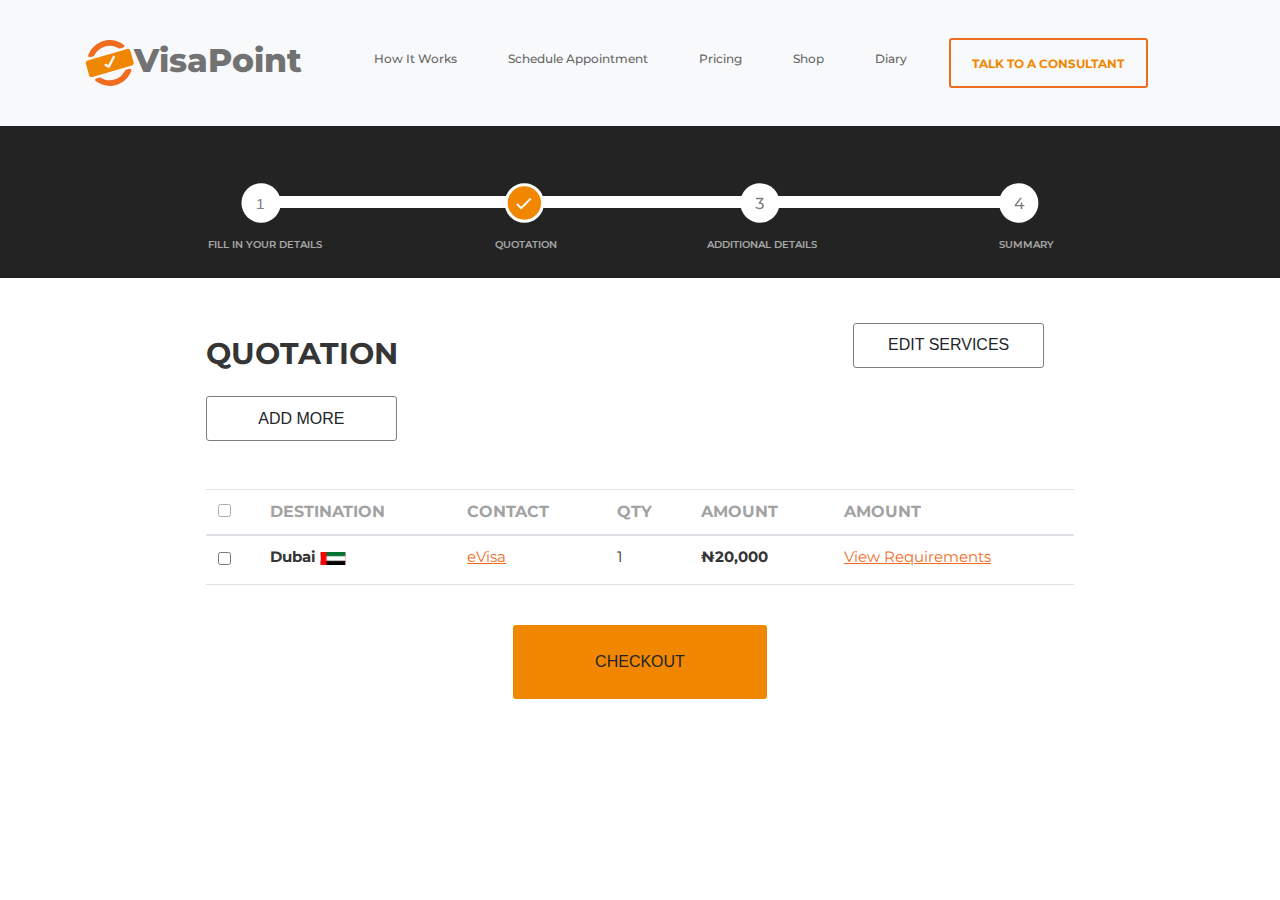
<file: evisa/index2.html>
<!doctype html>
  <html lang="en">
    <head>
      <!-- Required meta tags -->
      <meta charset="utf-8">
      <meta name="viewport" content="width=device-width, initial-scale=1, shrink-to-fit=no">
  
      <!-- Bootstrap CSS -->
      <link rel="stylesheet" href="https://stackpath.bootstrapcdn.com/bootstrap/4.3.1/css/bootstrap.min.css" integrity="sha384-ggOyR0iXCbMQv3Xipma34MD+dH/1fQ784/j6cY/iJTQUOhcWr7x9JvoRxT2MZw1T" crossorigin="anonymous">
      <link rel="stylesheet" href="https://stackpath.bootstrapcdn.com/font-awesome/4.7.0/css/font-awesome.min.css">
      <link rel="stylesheet" href="./del.css" >
      <title>Hello, world!</title>
    </head>
    <body>
        
      <nav class="navbar navbar-expand-lg navbar-light bg-light">
              <div class="container">
            <a class="navbar-brand" href="#">
              <div class="brand">
                  <div class="logo">
                      <svg width="49" height="46" viewBox="0 0 49 46" fill="none" xmlns="http://www.w3.org/2000/svg">
                          <path
                              d="M39.7572 31.3289C37.5564 35.3787 33.9137 38.3206 29.5122 39.5814C27.9185 40.0399 26.3248 40.2691 24.7311 40.2691C21.5058 40.2691 18.3564 39.3522 15.7003 37.6711C15.3588 37.4419 14.9035 37.4037 14.524 37.5183L11.1849 38.5116C10.0086 38.8555 9.74299 40.3837 10.6916 41.1096C14.6758 44.2425 19.6086 46 24.7691 46C26.856 46 29.0189 45.6944 31.1438 45.0831C36.9873 43.3638 41.8442 39.4668 44.8039 34.0797C45.411 32.9718 45.9042 31.8638 46.3216 30.6794C46.739 29.5332 45.6766 28.387 44.5003 28.7309L41.1612 29.7243C40.7438 29.8389 40.4402 30.1063 40.2505 30.4884C40.0608 30.794 39.909 31.0615 39.7572 31.3289Z"
                              fill="#F06C1F" />
                          <path
                              d="M19.9502 6.4186C21.5439 5.96013 23.1375 5.7309 24.7312 5.7309C27.9565 5.7309 31.1059 6.64784 33.762 8.3289C34.1035 8.55814 34.5589 8.59634 34.9383 8.48173L38.3154 7.48837C39.4537 7.14452 39.7952 5.61628 38.8466 4.89036C37.898 4.12625 36.8356 3.43854 35.7352 2.82724C30.4229 -0.114618 24.2379 -0.802326 18.3944 0.916943C11.0711 3.05648 5.6071 8.59634 3.21658 15.3206C2.79919 16.4668 3.86164 17.5747 5.03792 17.2309L8.37706 16.2375C8.7565 16.1229 9.098 15.8555 9.28773 15.4734C11.3747 11.2326 15.1312 7.83222 19.9502 6.4186Z"
                              fill="#F06C1F" />
                          <path
                              d="M42.1855 8.9402L2.5713 20.5548C1.24324 20.9369 0.484343 22.3505 0.86379 23.6877L4.24086 35.3787C4.62031 36.7159 6.02426 37.4801 7.35233 37.098L46.9666 25.5216C48.2946 25.1395 49.0535 23.7259 48.6741 22.3887L45.297 10.6977C44.8796 9.32226 43.5136 8.55814 42.1855 8.9402ZM23.2132 27.6611L20.1397 26.0565C19.5326 25.7508 19.3049 24.9867 19.6085 24.4136C19.912 23.8023 20.6709 23.5731 21.2401 23.8787L23.2891 24.9485L27.6907 16.4286C27.9942 15.8173 28.7531 15.588 29.3223 15.8937C29.9294 16.1993 30.1571 16.9635 29.8535 17.5365L24.9207 27.1262C24.5792 27.7757 23.8203 28.005 23.2132 27.6611Z"
                              fill="#F18701" />
                      </svg>
                  </div>
                  <div class="brand-name">VisaPoint</div>
              </div>
              <div class="space"  ></div>
              
            
          </a>
          <button class="navbar-toggler" type="button" data-toggle="collapse" data-target="#navbarNavDropdown" aria-controls="navbarNavDropdown" aria-expanded="false" aria-label="Toggle navigation">
            <span class="navbar-toggler-icon"></span>
          </button>
          <div class="collapse navbar-collapse " id="navbarNavDropdown">
            <ul class="navbar-nav nav-links" >
                
                  <li class="p-2">
                          <a href="#">How It Works</a>
                        </li>
                        <li class="p-2">
                          <a href="#">Schedule Appointment</a>
                        </li>
                        <li class="p-2">
                          <a href="#">Pricing</a>
                        </li>
                        <li class="p-2">
                          <a href="#">Shop</a>
                        </li>
                        <li class="p-2">
                          <a href="#">Diary</a>
                        </li>
                        <li>
                          <a href="#">
                            <div class="talk p-3" align="center">
                              <span>TALK TO A CONSULTANT</span>
                            </div>
                          </a>
                  
                        </li>
              <!-- <li class="nav-item active">
                <a class="nav-link" href="#">Home <span class="sr-only">(current)</span></a>
              </li>
              <li class="nav-item">
                <a class="nav-link" href="#">Features</a>
              </li>
              <li class="nav-item">
                <a class="nav-link" href="#">Pricing</a>
              </li>
              <li class="nav-item dropdown">
                <a class="nav-link dropdown-toggle" href="#" id="navbarDropdownMenuLink" role="button" data-toggle="dropdown" aria-haspopup="true" aria-expanded="false">
                  Dropdown link
                </a>
                <div class="dropdown-menu" aria-labelledby="navbarDropdownMenuLink">
                  <a class="dropdown-item" href="#">Action</a>
                  <a class="dropdown-item" href="#">Another action</a>
                  <a class="dropdown-item" href="#">Something else here</a>
                </div>
              </li> -->
            </ul>
          </div>
              </div>
          
        </nav>
  
        <div id="bread-crumbs" class="">
          <div class="bread-crumbs col d-flex justify-content-center align-items-center ">
            <div class="" style="width: 779.74px;height: 0px;border: 6px solid #FFFFFF; color: #FFFFFF">
              <div class="row justify-content-between mt-n3 ">
                <div class="svg">
                    <svg
                    xmlns:dc="http://purl.org/dc/elements/1.1/"
                    xmlns:cc="http://creativecommons.org/ns#"
                    xmlns:rdf="http://www.w3.org/1999/02/22-rdf-syntax-ns#"
                    xmlns:svg="http://www.w3.org/2000/svg"
                    xmlns="http://www.w3.org/2000/svg"
                    xmlns:sodipodi="http://sodipodi.sourceforge.net/DTD/sodipodi-0.dtd"
                    xmlns:inkscape="http://www.inkscape.org/namespaces/inkscape"
                    width="40"
                    height="40"
                    viewBox="0 0 40 40"
                    fill="none"
                    version="1.1"
                    id="svg3741"
                    sodipodi:docname="1.svg"
                    inkscape:version="0.92.3 (2405546, 2018-03-11)">
                   <metadata
                      id="metadata3747">
                     <rdf:RDF>
                       <cc:Work
                          rdf:about="">
                         <dc:format>image/svg+xml</dc:format>
                         <dc:type
                            rdf:resource="http://purl.org/dc/dcmitype/StillImage" />
                       </cc:Work>
                     </rdf:RDF>
                   </metadata>
                   <defs
                      id="defs3745" />
                   <sodipodi:namedview
                      pagecolor="#ffffff"
                      bordercolor="#666666"
                      borderopacity="1"
                      objecttolerance="10"
                      gridtolerance="10"
                      guidetolerance="10"
                      inkscape:pageopacity="0"
                      inkscape:pageshadow="2"
                      inkscape:window-width="1366"
                      inkscape:window-height="715"
                      id="namedview3743"
                      showgrid="false"
                      inkscape:zoom="10.088822"
                      inkscape:cx="52.966102"
                      inkscape:cy="23.068046"
                      inkscape:window-x="-8"
                      inkscape:window-y="-8"
                      inkscape:window-maximized="1"
                      inkscape:current-layer="svg3741" />
                   <circle
                      cx="20.1415"
                      cy="20.0304"
                      r="19.6894"
                      fill="white"
                      id="circle3737" />
                   <rect
                      style="opacity:0.02000002;fill:#00ff00;fill-opacity:1;fill-rule:nonzero;stroke-width:4.98652267;stroke-linecap:round;stroke-linejoin:round;stroke-miterlimit:4;stroke-dasharray:none;stroke-dashoffset:0;paint-order:normal"
                      id="rect3749"
                      width="2.3595679"
                      height="12.1911"
                      x="3.2771776"
                      y="7.6214862" />
                   <text
                      xml:space="preserve"
                      style="font-style:normal;font-weight:normal;font-size:15.55618477px;line-height:1.25;font-family:sans-serif;letter-spacing:0px;word-spacing:0px;fill:#808080;fill-opacity:1;stroke:none;stroke-width:0.38890466"
                      x="15.098173"
                      y="26.046989"
                      id="text3753"
                      transform="scale(1.0008781,0.99912266)"><tspan
                        sodipodi:role="line"
                        id="tspan3751"
                        x="15.098173"
                        y="26.046989"
                        style="stroke-width:0.38890466">1</tspan></text>
                 </svg>
                  <div class="mt-3 col ml-n5 bread-text text-nowrap">FILL IN YOUR DETAILS</div>
                </div>
      
                <div class="svg">
                    <svg width="41" height="40" viewBox="0 0 41 40" fill="none" xmlns="http://www.w3.org/2000/svg">
                      <circle cx="20.3534" cy="20.0304" r="18.1894" fill="#F18701" stroke="white" stroke-width="3" />
                      <path d="M13.0352 21.0651L17.1641 25.1941L26.7342 15.624" stroke="white" stroke-width="2" />
                    </svg>
                  <div class="mt-3 col ml-n4 bread-text text-nowrap">QUOTATION</div>
                </div>
      
      
                <div class="svg">
                  <svg width="40" height="40" viewBox="0 0 40 40" fill="none" xmlns="http://www.w3.org/2000/svg">
                    <circle cx="19.9296" cy="20.0304" r="19.6894" fill="white" />
                    <path opacity="0.6"
                      d="M20.4076 19.5344C21.5062 19.641 22.3436 19.9824 22.9196 20.5584C23.4956 21.1237 23.7836 21.849 23.7836 22.7344C23.7836 23.3744 23.6236 23.9557 23.3036 24.4784C22.9836 24.9904 22.5036 25.401 21.8636 25.7104C21.2342 26.009 20.4609 26.1584 19.5436 26.1584C18.7436 26.1584 17.9756 26.041 17.2396 25.8064C16.5036 25.561 15.9009 25.225 15.4316 24.7984L16.1676 23.5344C16.5516 23.897 17.0422 24.1904 17.6396 24.4144C18.2369 24.6277 18.8716 24.7344 19.5436 24.7344C20.3756 24.7344 21.0209 24.5584 21.4796 24.2064C21.9489 23.8544 22.1836 23.369 22.1836 22.7504C22.1836 22.1317 21.9542 21.6517 21.4956 21.3104C21.0369 20.969 20.3436 20.7984 19.4156 20.7984H18.5196V19.6784L21.3356 16.2224H15.9436V14.8304H23.3356V15.9184L20.4076 19.5344Z"
                      fill="#232323" />
                  </svg>
                  <div class="mt-3 col ml-n5 bread-text text-nowrap">ADDITIONAL DETAILS</div>
                </div>
      
      
                <div class="svg">
                  <svg width="40" height="40" viewBox="0 0 40 40" fill="none" xmlns="http://www.w3.org/2000/svg">
                    <circle cx="19.7177" cy="20.0304" r="19.6894" fill="white" />
                    <path opacity="0.6"
                      d="M25.3782 23.2784H23.2502V26.0304H21.6982V23.2784H15.4742V22.1584L21.2022 14.8304H22.9302L17.4422 21.9024H21.7462V19.4704H23.2502V21.9024H25.3782V23.2784Z"
                      fill="#232323" />
                  </svg>
                  <div class=" mt-3 col mr-n5 bread-text" style="left: -15px;" >SUMMARY</div>
                </div>
              </div>
            </div>
          </div>
        </div>
    <div class="container">
        <div class="row m-3 pb-2 ">
            <div class=" row col-md-10 md offset-1 d-flex justify-content-between align-items-center">
                <div class="form-header">
    
                    <p class="d-flex justify-content-between
                             align-items-center mt-5 ">QUOTATION</p>
                </div>
                <div class="mt-3">
                    <button type="button" class="btn edit ">EDIT SERVICES</button>
                </div>
                <div class="mt-3">
                  <button type="button" class="btn edit ">ADD MORE</button>
              </div>
            </div>
            <div class=" row col-md-10 md offset-1 d-flex justify-content-between align-items-center mt-5 ">
                <table class="table table-hover">
                    <thead>
                      <tr>
                        <th scope="col"><input type="checkbox"></th>
                        <th scope="col">DESTINATION</th>
                        <th scope="col">CONTACT</th>
                        <th scope="col">QTY</th>
                        <th scope="col">AMOUNT</th>
                        <th scope="col">AMOUNT</th>
                      </tr>
                    </thead>
                    <tbody>
                      <tr class="border-bottom" >
                        <td scope="col"><input type="checkbox"></td>
                        <td class="destination" >Dubai <svg width="26" height="13" viewBox="0 0 26 13" fill="none" xmlns="http://www.w3.org/2000/svg" xmlns:xlink="http://www.w3.org/1999/xlink">
                          <rect x="0.5" width="25" height="13" rx="0.5" fill="url(#pattern0)"/>
                          <defs>
                          <pattern id="pattern0" patternContentUnits="objectBoundingBox" width="1" height="1">
                          <use xlink:href="#image0" transform="translate(-0.02) scale(0.000866667 0.00166667)"/>
                          </pattern>
                          <image id="image0" width="1200" height="600" xlink:href="[data-uri]"/>
                          </defs>
                          </svg>
                          
                             </td>
                        <td class="contact" >eVisa</td>
                        <td class="quantity" >
                          1
                        </td>
                        <td class="quantity" ><b>&#8358;20,000 </b></td>
                        <td class="contact" >View Requirements</td>
                      </tr>
                      
                    </tbody>
                  </table>
            </div>
            
            
                
        </div>
    
    </div>
  
      <div class="container">
          <div class=" col form d-flex justify-content-center form-group">
              <form> 
                    <div class="container">
                        <div class="row d-flex justify-content-center align-items-center">
                            <div class="">
                                <button type="button" class="btn proceed " style="width: 254px; height: 74px ">CHECKOUT</button>
                            </div>
                        </div>
                    </div>
                    
                    
                  
              </form>
          </div>
      </div>
      <!-- <div class="cart"></div> -->
      <!-- <div class="cart-1 m-2 cart-close cart-none shadow bg-white rounded d-flex justify-content-center
      align-items-center">
            <p class="">Summary</p>
        </div>

        <div class="d-flex flex-row-reverse">
                <p class="" >-</p>
            </div>
        <div class="cart-2 m-2 shadow bg-white rounded d-flex justify-content-center
      align-items-center flex-column">   
      

        <p class="total" >TOTAL</p>
        <p class="amount" >N80,000</p>
        <table class="table table-sm p-3">
                <tbody>
                  <tr class="checkout-table" >
                    <td>SUBTOTAL</td>
                    <td>N80,000</td>
                  </tr>
                  <tr>
                    <td>TAX</td>
                    <td>400</td>
                  </tr>
                  <tr>
                    <td>DISCOUNT</td>
                    <td>400</td>
                  </tr>
                </tbody>
              </table>

        </div> -->
      <!-- Optional JavaScript -->
      <!-- jQuery first, then Popper.js, then Bootstrap JS -->
      <script src="https://code.jquery.com/jquery-3.3.1.slim.min.js" integrity="sha384-q8i/X+965DzO0rT7abK41JStQIAqVgRVzpbzo5smXKp4YfRvH+8abtTE1Pi6jizo" crossorigin="anonymous"></script>
      <script src="https://cdnjs.cloudflare.com/ajax/libs/popper.js/1.14.7/umd/popper.min.js" integrity="sha384-UO2eT0CpHqdSJQ6hJty5KVphtPhzWj9WO1clHTMGa3JDZwrnQq4sF86dIHNDz0W1" crossorigin="anonymous"></script>
      <script src="https://stackpath.bootstrapcdn.com/bootstrap/4.3.1/js/bootstrap.min.js" integrity="sha384-JjSmVgyd0p3pXB1rRibZUAYoIIy6OrQ6VrjIEaFf/nJGzIxFDsf4x0xIM+B07jRM" crossorigin="anonymous"></script>
      <script src="./index.js"></script>
    </body>
  </html>
</file>
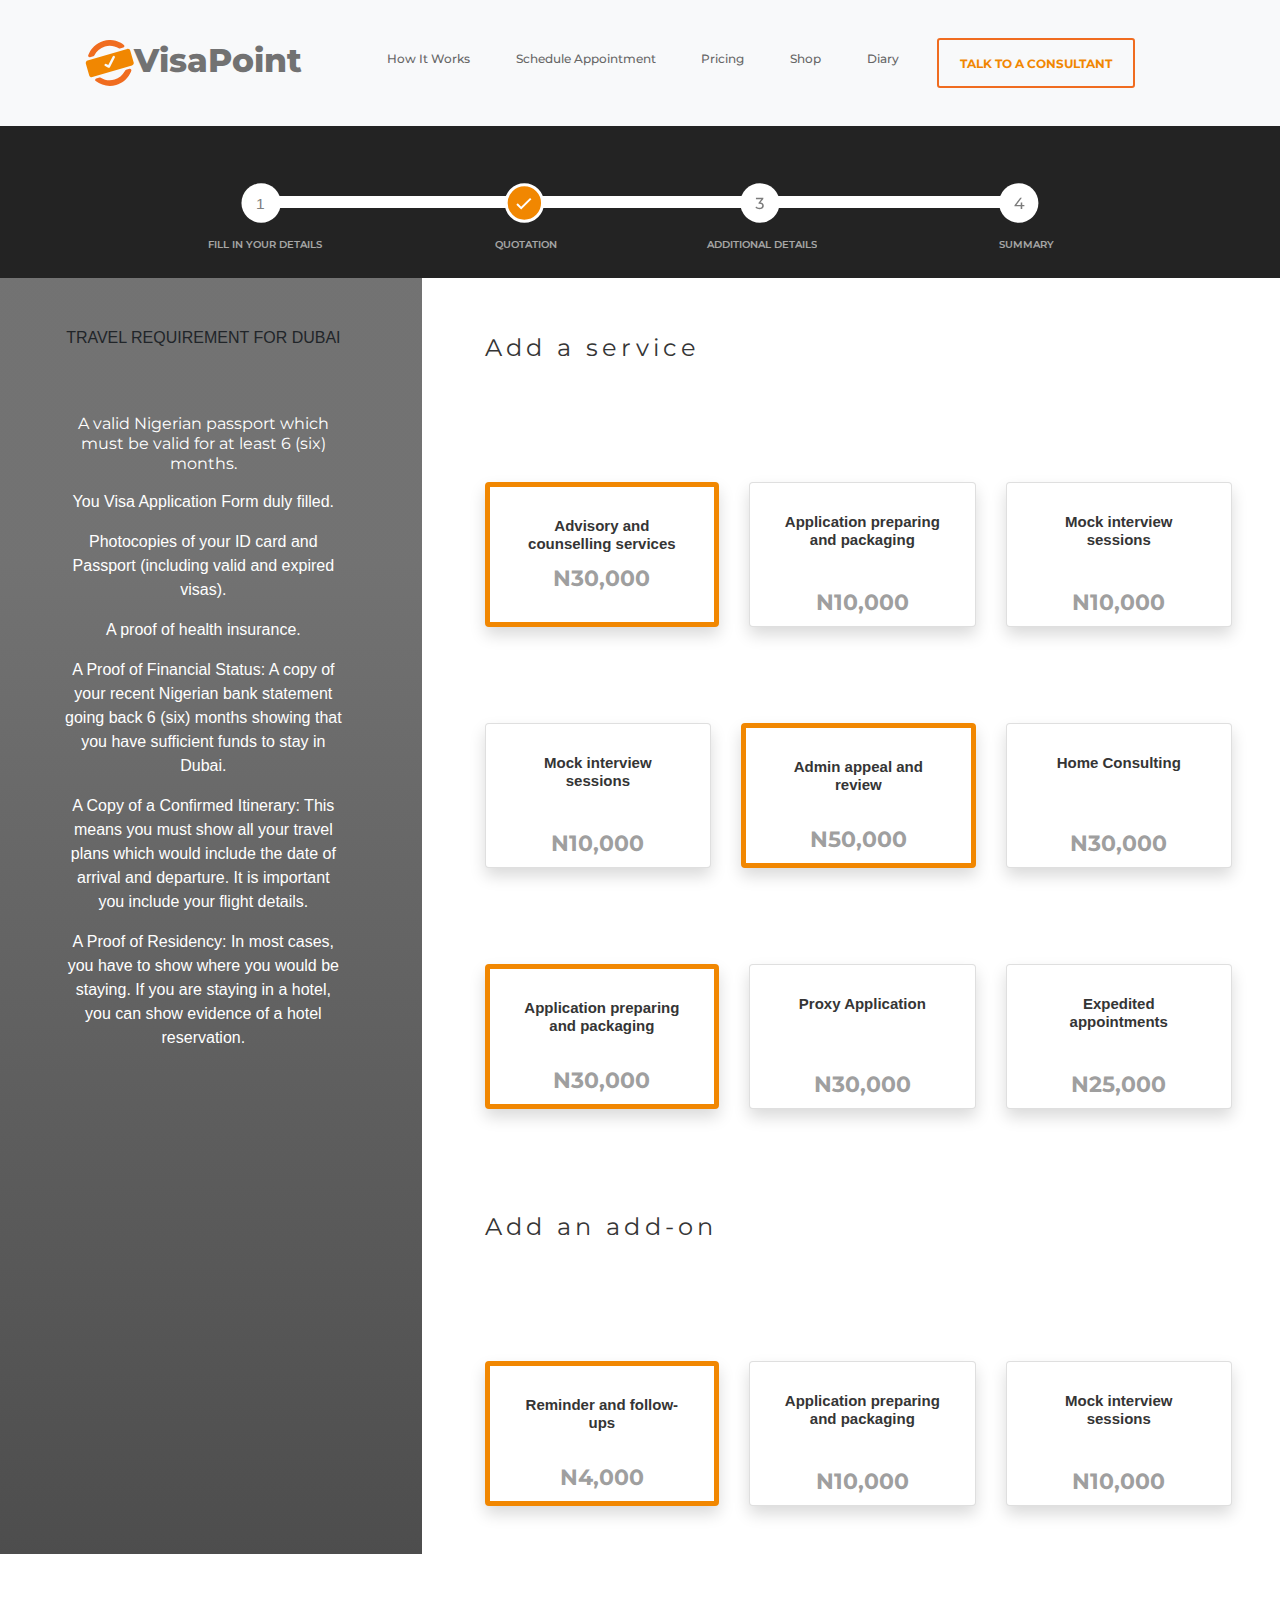
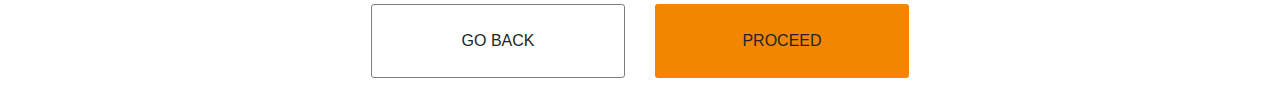
<file: evisa/index3.html>
<!doctype html>
<html lang="en">

<head>
  <!-- Required meta tags -->
  <meta charset="utf-8">
  <meta name="viewport" content="width=device-width, initial-scale=1, shrink-to-fit=no">

  <!-- Bootstrap CSS -->
  <link rel="stylesheet" href="https://stackpath.bootstrapcdn.com/bootstrap/4.3.1/css/bootstrap.min.css"
    integrity="sha384-ggOyR0iXCbMQv3Xipma34MD+dH/1fQ784/j6cY/iJTQUOhcWr7x9JvoRxT2MZw1T" crossorigin="anonymous">
  <link rel="stylesheet" href="https://stackpath.bootstrapcdn.com/font-awesome/4.7.0/css/font-awesome.min.css">
  <link rel="stylesheet" href="../del.css">
  <style>
    #hide-md {
  display: none;
  }
  @media only screen and (max-width: 769px) { 
  #hide-md {
    display: block;
  }
  
}
  </style>
  <title>VisaPoint</title>
</head>

<body>

  <nav class="navbar navbar-expand-lg navbar-light bg-light">
    <div class="container">
      <a class="navbar-brand" href="#">
        <div class="brand">
          <div class="logo">
            <svg width="49" height="46" viewBox="0 0 49 46" fill="none" xmlns="http://www.w3.org/2000/svg">
              <path
                d="M39.7572 31.3289C37.5564 35.3787 33.9137 38.3206 29.5122 39.5814C27.9185 40.0399 26.3248 40.2691 24.7311 40.2691C21.5058 40.2691 18.3564 39.3522 15.7003 37.6711C15.3588 37.4419 14.9035 37.4037 14.524 37.5183L11.1849 38.5116C10.0086 38.8555 9.74299 40.3837 10.6916 41.1096C14.6758 44.2425 19.6086 46 24.7691 46C26.856 46 29.0189 45.6944 31.1438 45.0831C36.9873 43.3638 41.8442 39.4668 44.8039 34.0797C45.411 32.9718 45.9042 31.8638 46.3216 30.6794C46.739 29.5332 45.6766 28.387 44.5003 28.7309L41.1612 29.7243C40.7438 29.8389 40.4402 30.1063 40.2505 30.4884C40.0608 30.794 39.909 31.0615 39.7572 31.3289Z"
                fill="#F06C1F" />
              <path
                d="M19.9502 6.4186C21.5439 5.96013 23.1375 5.7309 24.7312 5.7309C27.9565 5.7309 31.1059 6.64784 33.762 8.3289C34.1035 8.55814 34.5589 8.59634 34.9383 8.48173L38.3154 7.48837C39.4537 7.14452 39.7952 5.61628 38.8466 4.89036C37.898 4.12625 36.8356 3.43854 35.7352 2.82724C30.4229 -0.114618 24.2379 -0.802326 18.3944 0.916943C11.0711 3.05648 5.6071 8.59634 3.21658 15.3206C2.79919 16.4668 3.86164 17.5747 5.03792 17.2309L8.37706 16.2375C8.7565 16.1229 9.098 15.8555 9.28773 15.4734C11.3747 11.2326 15.1312 7.83222 19.9502 6.4186Z"
                fill="#F06C1F" />
              <path
                d="M42.1855 8.9402L2.5713 20.5548C1.24324 20.9369 0.484343 22.3505 0.86379 23.6877L4.24086 35.3787C4.62031 36.7159 6.02426 37.4801 7.35233 37.098L46.9666 25.5216C48.2946 25.1395 49.0535 23.7259 48.6741 22.3887L45.297 10.6977C44.8796 9.32226 43.5136 8.55814 42.1855 8.9402ZM23.2132 27.6611L20.1397 26.0565C19.5326 25.7508 19.3049 24.9867 19.6085 24.4136C19.912 23.8023 20.6709 23.5731 21.2401 23.8787L23.2891 24.9485L27.6907 16.4286C27.9942 15.8173 28.7531 15.588 29.3223 15.8937C29.9294 16.1993 30.1571 16.9635 29.8535 17.5365L24.9207 27.1262C24.5792 27.7757 23.8203 28.005 23.2132 27.6611Z"
                fill="#F18701" />
            </svg>
          </div>
          <div class="brand-name">VisaPoint</div>
        </div>
        <div class="space"></div>


      </a>
      <button class="navbar-toggler" type="button" data-toggle="collapse" data-target="#navbarNavDropdown"
        aria-controls="navbarNavDropdown" aria-expanded="false" aria-label="Toggle navigation">
        <span class="navbar-toggler-icon"></span>
      </button>
      <div class="collapse navbar-collapse " id="navbarNavDropdown">
        <ul class="navbar-nav nav-links">

          <li class="p-2">
            <a href="#">How It Works</a>
          </li>
          <li class="p-2">
            <a href="#">Schedule Appointment</a>
          </li>
          <li class="p-2">
            <a href="#">Pricing</a>
          </li>
          <li class="p-2">
            <a href="#">Shop</a>
          </li>
          <li class="p-2">
            <a href="#">Diary</a>
          </li>
          <li>
            <a href="#">
              <div class="talk p-3" align="center">
                <span>TALK TO A CONSULTANT</span>
              </div>
            </a>

          </li>
        </ul>
      </div>
    </div>
  </nav>

  <div id="hide-md">
      <div class="row text-white d-flex justify-content-center align-items-center " style="height: 58px; background: #f18701" >TALK TO A CONSULTANT</div>
    </div>
  
    <div id="hide-md">
        <div class="row text-white d-flex align-items-center" style="padding-left : 50px; height: 88px; background: #232323;" >
            <svg width="34" height="34" viewBox="0 0 34 34" fill="none" xmlns="http://www.w3.org/2000/svg">
              <path d="M16.8062 0C7.53653 0 0 7.53653 0 16.8062C0 26.0759 7.53653 33.6124 16.8062 33.6124C26.0759 33.6124 33.6124 26.0759 33.6124 16.8062C33.6124 7.53653 26.0759 0 16.8062 0ZM29.4984 10.924C29.0257 11.1079 28.5268 11.2041 28.0103 11.2041C25.6907 11.2041 23.8088 9.32219 23.8088 7.00259C23.8088 6.29358 24.0014 5.61958 24.334 5.0156C26.5661 6.44238 28.3692 8.49064 29.4984 10.924ZM16.9813 30.8026L12.6047 22.0757V16.0184L16.4386 18.2067H21.2616L22.3207 23.4937L17.1213 30.8026C17.0688 30.7939 17.025 30.8026 16.9813 30.8026ZM10.6614 13.2699C8.59568 12.9986 7.00259 11.2392 7.00259 9.10336V6.81877C9.21716 4.63921 12.1495 3.19493 15.4057 2.87106V8.52565L11.6681 12.2545L10.6614 13.2699ZM2.80103 16.8062C2.80103 14.5216 3.36124 12.3683 4.33285 10.4601C4.87555 13.2174 7.04635 15.3969 9.80362 15.9659V22.7409L13.6638 30.4437C7.45776 29.017 2.80103 23.4499 2.80103 16.8062ZM20.999 30.1636L25.2968 24.1239L23.555 15.4057H17.1738L14.189 13.6988L18.2067 9.68108V2.87106C19.4672 2.99361 20.6751 3.29997 21.8131 3.74638C21.2879 4.74425 21.0078 5.85591 21.0078 7.00259C21.0078 10.8628 24.1502 14.0052 28.0103 14.0052C28.8419 14.0052 29.656 13.8564 30.4175 13.5763C30.6626 14.6179 30.8114 15.6945 30.8114 16.8062C30.8114 23.0648 26.6799 28.378 20.999 30.1636Z" fill="#F18701"/>
              </svg>
              
          <span class="ml-3" >VISIT</span>
        </div>
      </div>

  <div id="bread-crumbs" class="">
    <div class="bread-crumbs col d-flex justify-content-center align-items-center ">
      <div class="" style="width: 779.74px;height: 0px;border: 6px solid #FFFFFF; color: #FFFFFF">
        <div class="row justify-content-between mt-n3 ">
          <div class="svg">
              <svg
              xmlns:dc="http://purl.org/dc/elements/1.1/"
              xmlns:cc="http://creativecommons.org/ns#"
              xmlns:rdf="http://www.w3.org/1999/02/22-rdf-syntax-ns#"
              xmlns:svg="http://www.w3.org/2000/svg"
              xmlns="http://www.w3.org/2000/svg"
              xmlns:sodipodi="http://sodipodi.sourceforge.net/DTD/sodipodi-0.dtd"
              xmlns:inkscape="http://www.inkscape.org/namespaces/inkscape"
              width="40"
              height="40"
              viewBox="0 0 40 40"
              fill="none"
              version="1.1"
              id="svg3741"
              sodipodi:docname="1.svg"
              inkscape:version="0.92.3 (2405546, 2018-03-11)">
             <metadata
                id="metadata3747">
               <rdf:RDF>
                 <cc:Work
                    rdf:about="">
                   <dc:format>image/svg+xml</dc:format>
                   <dc:type
                      rdf:resource="http://purl.org/dc/dcmitype/StillImage" />
                 </cc:Work>
               </rdf:RDF>
             </metadata>
             <defs
                id="defs3745" />
             <sodipodi:namedview
                pagecolor="#ffffff"
                bordercolor="#666666"
                borderopacity="1"
                objecttolerance="10"
                gridtolerance="10"
                guidetolerance="10"
                inkscape:pageopacity="0"
                inkscape:pageshadow="2"
                inkscape:window-width="1366"
                inkscape:window-height="715"
                id="namedview3743"
                showgrid="false"
                inkscape:zoom="10.088822"
                inkscape:cx="52.966102"
                inkscape:cy="23.068046"
                inkscape:window-x="-8"
                inkscape:window-y="-8"
                inkscape:window-maximized="1"
                inkscape:current-layer="svg3741" />
             <circle
                cx="20.1415"
                cy="20.0304"
                r="19.6894"
                fill="white"
                id="circle3737" />
             <rect
                style="opacity:0.02000002;fill:#00ff00;fill-opacity:1;fill-rule:nonzero;stroke-width:4.98652267;stroke-linecap:round;stroke-linejoin:round;stroke-miterlimit:4;stroke-dasharray:none;stroke-dashoffset:0;paint-order:normal"
                id="rect3749"
                width="2.3595679"
                height="12.1911"
                x="3.2771776"
                y="7.6214862" />
             <text
                xml:space="preserve"
                style="font-style:normal;font-weight:normal;font-size:15.55618477px;line-height:1.25;font-family:sans-serif;letter-spacing:0px;word-spacing:0px;fill:#808080;fill-opacity:1;stroke:none;stroke-width:0.38890466"
                x="15.098173"
                y="26.046989"
                id="text3753"
                transform="scale(1.0008781,0.99912266)"><tspan
                  sodipodi:role="line"
                  id="tspan3751"
                  x="15.098173"
                  y="26.046989"
                  style="stroke-width:0.38890466">1</tspan></text>
           </svg>
            <div class="mt-3 col ml-n5 bread-text text-nowrap">FILL IN YOUR DETAILS</div>
          </div>

          <div class="svg">
              <svg width="41" height="40" viewBox="0 0 41 40" fill="none" xmlns="http://www.w3.org/2000/svg">
                <circle cx="20.3534" cy="20.0304" r="18.1894" fill="#F18701" stroke="white" stroke-width="3" />
                <path d="M13.0352 21.0651L17.1641 25.1941L26.7342 15.624" stroke="white" stroke-width="2" />
              </svg>
            <div class="mt-3 col ml-n4 bread-text text-nowrap">QUOTATION</div>
          </div>


          <div class="svg">
            <svg width="40" height="40" viewBox="0 0 40 40" fill="none" xmlns="http://www.w3.org/2000/svg">
              <circle cx="19.9296" cy="20.0304" r="19.6894" fill="white" />
              <path opacity="0.6"
                d="M20.4076 19.5344C21.5062 19.641 22.3436 19.9824 22.9196 20.5584C23.4956 21.1237 23.7836 21.849 23.7836 22.7344C23.7836 23.3744 23.6236 23.9557 23.3036 24.4784C22.9836 24.9904 22.5036 25.401 21.8636 25.7104C21.2342 26.009 20.4609 26.1584 19.5436 26.1584C18.7436 26.1584 17.9756 26.041 17.2396 25.8064C16.5036 25.561 15.9009 25.225 15.4316 24.7984L16.1676 23.5344C16.5516 23.897 17.0422 24.1904 17.6396 24.4144C18.2369 24.6277 18.8716 24.7344 19.5436 24.7344C20.3756 24.7344 21.0209 24.5584 21.4796 24.2064C21.9489 23.8544 22.1836 23.369 22.1836 22.7504C22.1836 22.1317 21.9542 21.6517 21.4956 21.3104C21.0369 20.969 20.3436 20.7984 19.4156 20.7984H18.5196V19.6784L21.3356 16.2224H15.9436V14.8304H23.3356V15.9184L20.4076 19.5344Z"
                fill="#232323" />
            </svg>
            <div class="mt-3 col ml-n5 bread-text text-nowrap">ADDITIONAL DETAILS</div>
          </div>


          <div class="svg">
            <svg width="40" height="40" viewBox="0 0 40 40" fill="none" xmlns="http://www.w3.org/2000/svg">
              <circle cx="19.7177" cy="20.0304" r="19.6894" fill="white" />
              <path opacity="0.6"
                d="M25.3782 23.2784H23.2502V26.0304H21.6982V23.2784H15.4742V22.1584L21.2022 14.8304H22.9302L17.4422 21.9024H21.7462V19.4704H23.2502V21.9024H25.3782V23.2784Z"
                fill="#232323" />
            </svg>
            <div class=" mt-3 col mr-n5 bread-text" style="left: -15px;" >SUMMARY</div>
          </div>
        </div>
      </div>
    </div>
  </div>

  <div class="row">
    <div id="side-bar" class="side-bar sticky-top col-md-4 ">
      <div class="container">
        <p class="text-center side-p-index-3 p-5 ">TRAVEL REQUIREMENT FOR DUBAI</p>
        <p class="text-center pl-5 pr-5" style="color: #fff; font-family: Montserrat;
            font-style: normal;
            font-weight: normal;
            font-size: 16px;
            line-height: 20px;">
          A valid Nigerian passport which must be valid for at least 6 (six) months.</p>

        <p class="text-center pl-5 pr-5 " style="color: #fff">You Visa Application Form duly filled.</p>

        <p class="text-center pl-5 pr-5 " style="color: #fff">Photocopies of your ID card and Passport (including valid
          and expired visas).</p>

        <p class="text-center pl-5 pr-5 " style="color: #fff">A proof of health insurance.</p>

        <p class="text-center pl-5 pr-5 " style="color: #fff">A Proof of Financial Status: A copy of your recent
          Nigerian bank statement going back 6 (six) months showing that you have sufficient funds to stay in Dubai.</p>

        <p class="text-center pl-5 pr-5 " style="color: #fff">A Copy of a Confirmed Itinerary: This means you must show
          all your travel plans which would include the date of arrival and departure. It is important you include your
          flight details.</p>

        <p class="text-center pl-5 pr-5 " style="color: #fff">A Proof of Residency: In most cases, you have to show
          where you would be staying. If you are staying in a hotel, you can show evidence of a hotel reservation.</p>

      </div>
    </div>

    <div class="col-md-8">
      <!-- <div class=""></div> -->
      <div class="">
          <p class="text-center side-p p-5" style="color: #353535;">Add a service</p>
          <div class="card-deck row p-5">
          <div class="card active shadow bg-white rounded col-md-4 ">
            <div class="card-body">
              <h5 class="card-title align-items-center justify-content-center ">Advisory and counselling services</h5>
              <p class="card-text  text-center">N30,000</p>
            </div>
            
          </div>
  
          <div class="card shadow bg-white rounded col-md-4">
            <div class="card-body">
              <h5 class="card-title align-items-center justify-content-center ">Application preparing and packaging</h5>
            </div>
            <p class="card-text  text-center">N10,000</p>
          </div>
          <div class="card shadow bg-white rounded col-md-4">
            <div class="card-body">
              <h5 class="card-title align-items-center justify-content-center ">Mock interview sessions</h5>
            </div>
            <p class="card-text  text-center">N10,000</p>
          </div>
        </div>
        <div class="card-deck row p-5">
          <div class="card shadow bg-white rounded col-md-4 ">
            <div class="card-body">
              <h5 class="card-title align-items-center justify-content-center ">Mock interview sessions</h5>
            </div>
            <p class="card-text  text-center">N10,000</p>
          </div>
  
          <div class="card active shadow bg-white rounded col-md-4">
            <div class="card-body">
              <h5 class="card-title align-items-center justify-content-center ">Admin appeal and review</h5>
            </div>
            <p class="card-text  text-center">N50,000</p>
          </div>
          <div class="card shadow bg-white rounded col-md-4">
            <div class="card-body">
              <h5 class="card-title align-items-center justify-content-center ">Home Consulting</h5>
            </div>
            <p class="card-text  text-center">N30,000</p>
          </div>
        </div>
        <div class="card-deck row p-5">
          <div class="card active shadow bg-white rounded col-md-4 ">
            <div class="card-body">
              <h5 class="card-title align-items-center justify-content-center ">Application preparing and packaging</h5>
            </div>
            <p class="card-text  text-center">N30,000</p>
          </div>
  
          <div class="card shadow bg-white rounded col-md-4">
            <div class="card-body">
              <h5 class="card-title align-items-center justify-content-center ">Proxy Application</h5>
            </div>
            <p class="card-text  text-center">N30,000</p>
          </div>
          <div class="card shadow bg-white rounded col-md-4">
            <div class="card-body">
              <h5 class="card-title align-items-center justify-content-center ">Expedited appointments</h5>
            </div>
            <p class="card-text  text-center">N25,000</p>
          </div>
        </div>
  
        <p class="text-center side-p p-5" style="color: #353535;">Add an add-on</p>
  
        <div class="card-deck row p-5">
          <div class="card active shadow bg-white rounded col-md-4 ">
            <div class="card-body">
              <h5 class="card-title align-items-center justify-content-center ">Reminder and follow-ups</h5>
            </div>
            <p class="card-text  text-center">N4,000</p>
          </div>
  
          <div class="card shadow bg-white rounded col-md-4">
            <div class="card-body">
              <h5 class="card-title align-items-center justify-content-center ">Application preparing and packaging</h5>
            </div>
            <p class="card-text  text-center">N10,000</p>
          </div>
          <div class="card shadow bg-white rounded col-md-4">
            <div class="card-body">
              <h5 class="card-title align-items-center justify-content-center ">Mock interview sessions</h5>
            </div>
            <p class="card-text  text-center">N10,000</p>
          </div>
        </div>
      </div>
    </div>
    <div class="container">
        <div class=" col form d-flex justify-content-center form-group" style="margin-top: 50px"
            <form> 
                  <div class="container">
                      <div class="row d-flex justify-content-center align-items-center">
                          <div class="">
                              <button type="button" class="btn back " style="width: 254px; height: 74px ">GO BACK</button>
                          </div>
                          <div class="">
                              <button type="button" class="btn proceed " style="width: 254px; height: 74px ">PROCEED</button>
                          </div>
                      </div>
                  </div>
                  
                  
                
            </form>
        </div>
    </div>

  </div>
  <div id="hide-md">
     <div class="bottom-travel-req cart-1 m-2 cart-close">
    <button type="button" class="btn btn-primary btn-lg btn-block" style="background: linear-gradient(180deg, #737373 0%, #4E4E4E 100%);" >SHOW YOUR TRAVEL REQUIREMENTS</button>
  </div>
  </div>

  <div id="cart-none">
      <div class="cart-2 m-2 shadow bg-white rounded d-flex justify-content-center
                align-items-center flex-column">
                <div class="container" style="background: linear-gradient(180deg, #737373 0%, #4E4E4E 100%);" >
                    <p class="text-center side-p-index-3 p-5 ">TRAVEL REQUIREMENT FOR DUBAI</p>
                    <p class="text-center pl-5 pr-5" style="color: #fff; font-family: Montserrat;
                        font-style: normal;
                        font-weight: normal;
                        font-size: 16px;
                        line-height: 20px;">
                      A valid Nigerian passport which must be valid for at least 6 (six) months.</p>
            
                    <p class="text-center pl-5 pr-5 " style="color: #fff">You Visa Application Form duly filled.</p>
            
                    <p class="text-center pl-5 pr-5 " style="color: #fff">Photocopies of your ID card and Passport (including valid
                      and expired visas).</p>
            
                    <p class="text-center pl-5 pr-5 " style="color: #fff">A proof of health insurance.</p>
            
                    <p class="text-center pl-5 pr-5 " style="color: #fff">A Proof of Financial Status: A copy of your recent
                      Nigerian bank statement going back 6 (six) months showing that you have sufficient funds to stay in Dubai.</p>
            
                    <p class="text-center pl-5 pr-5 " style="color: #fff">A Copy of a Confirmed Itinerary: This means you must show
                      all your travel plans which would include the date of arrival and departure. It is important you include your
                      flight details.</p>
            
                    <p class="text-center pl-5 pr-5 " style="color: #fff">A Proof of Residency: In most cases, you have to show
                      where you would be staying. If you are staying in a hotel, you can show evidence of a hotel reservation.</p>
            
                  </div>
    
    </div>
 


  <!-- Optional JavaScript -->
  <!-- jQuery first, then Popper.js, then Bootstrap JS -->
  <script src="https://code.jquery.com/jquery-3.3.1.slim.min.js"
    integrity="sha384-q8i/X+965DzO0rT7abK41JStQIAqVgRVzpbzo5smXKp4YfRvH+8abtTE1Pi6jizo"
    crossorigin="anonymous"></script>
  <script src="https://cdnjs.cloudflare.com/ajax/libs/popper.js/1.14.7/umd/popper.min.js"
    integrity="sha384-UO2eT0CpHqdSJQ6hJty5KVphtPhzWj9WO1clHTMGa3JDZwrnQq4sF86dIHNDz0W1"
    crossorigin="anonymous"></script>
  <script src="https://stackpath.bootstrapcdn.com/bootstrap/4.3.1/js/bootstrap.min.js"
    integrity="sha384-JjSmVgyd0p3pXB1rRibZUAYoIIy6OrQ6VrjIEaFf/nJGzIxFDsf4x0xIM+B07jRM"
    crossorigin="anonymous"></script>
  <script src="../index.js"></script>
</body>

</html>
</file>
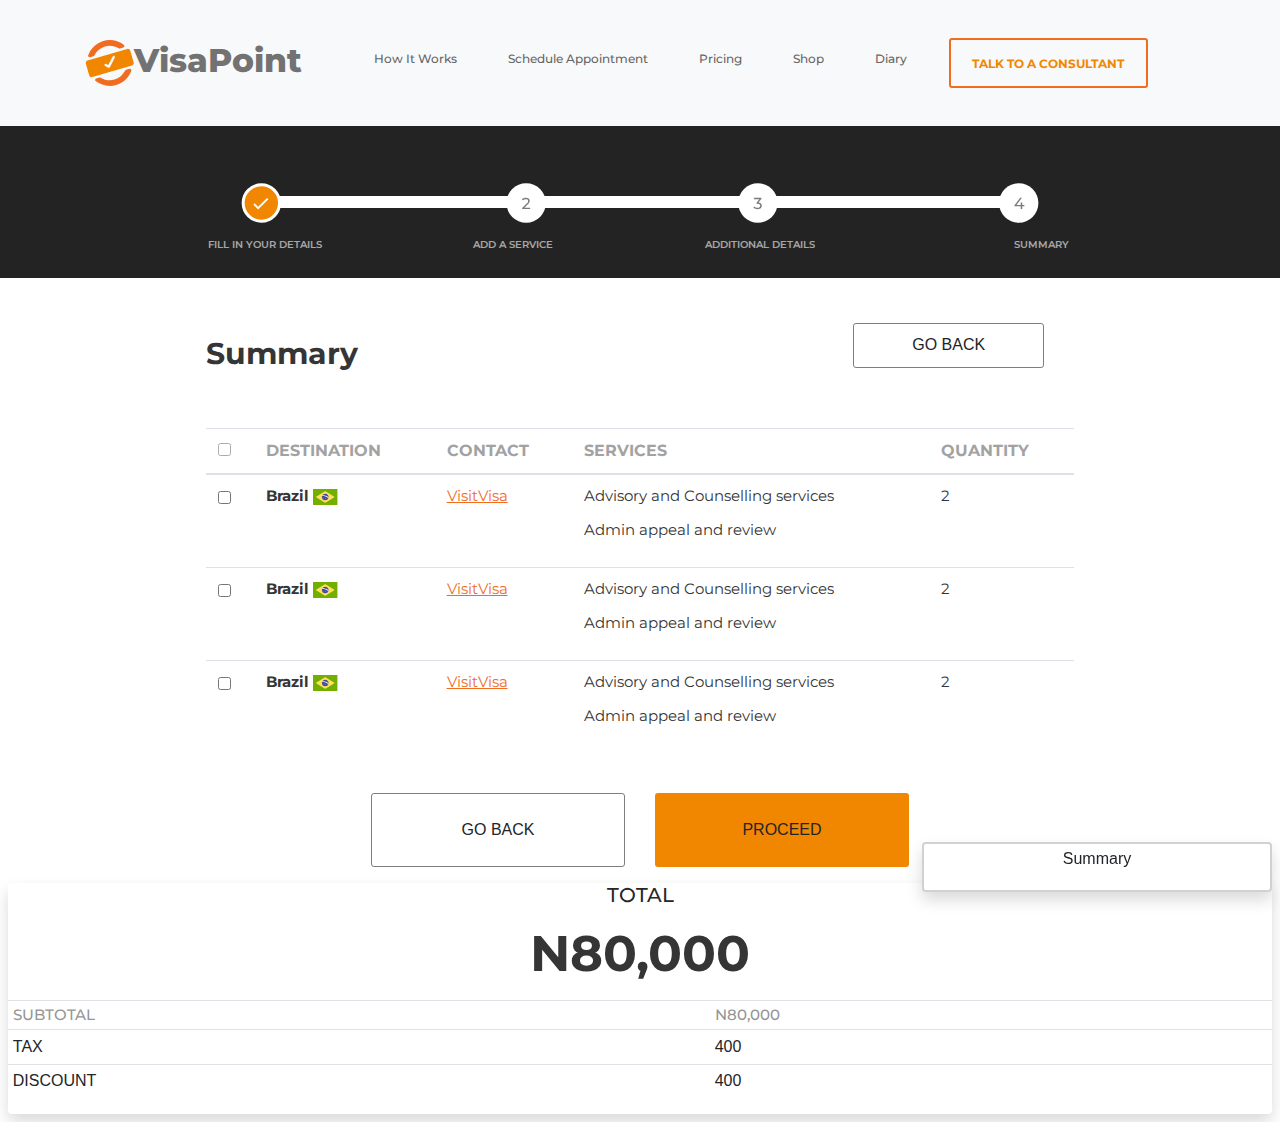
<file: evisa/summary.html>
<!doctype html>
  <html lang="en">
    <head>
      <!-- Required meta tags -->
      <meta charset="utf-8">
      <meta name="viewport" content="width=device-width, initial-scale=1, shrink-to-fit=no">
  
      <!-- Bootstrap CSS -->
      <link rel="stylesheet" href="https://stackpath.bootstrapcdn.com/bootstrap/4.3.1/css/bootstrap.min.css" integrity="sha384-ggOyR0iXCbMQv3Xipma34MD+dH/1fQ784/j6cY/iJTQUOhcWr7x9JvoRxT2MZw1T" crossorigin="anonymous">
      <link rel="stylesheet" href="https://stackpath.bootstrapcdn.com/font-awesome/4.7.0/css/font-awesome.min.css">
      <link rel="stylesheet" href="./del.css" >
      <title>Hello, world!</title>
    </head>
    <body>
      <nav class="navbar navbar-expand-lg navbar-light bg-light">
              <div class="container">
            <a class="navbar-brand" href="#">
              <div class="brand">
                  <div class="logo">
                      <svg width="49" height="46" viewBox="0 0 49 46" fill="none" xmlns="http://www.w3.org/2000/svg">
                          <path
                              d="M39.7572 31.3289C37.5564 35.3787 33.9137 38.3206 29.5122 39.5814C27.9185 40.0399 26.3248 40.2691 24.7311 40.2691C21.5058 40.2691 18.3564 39.3522 15.7003 37.6711C15.3588 37.4419 14.9035 37.4037 14.524 37.5183L11.1849 38.5116C10.0086 38.8555 9.74299 40.3837 10.6916 41.1096C14.6758 44.2425 19.6086 46 24.7691 46C26.856 46 29.0189 45.6944 31.1438 45.0831C36.9873 43.3638 41.8442 39.4668 44.8039 34.0797C45.411 32.9718 45.9042 31.8638 46.3216 30.6794C46.739 29.5332 45.6766 28.387 44.5003 28.7309L41.1612 29.7243C40.7438 29.8389 40.4402 30.1063 40.2505 30.4884C40.0608 30.794 39.909 31.0615 39.7572 31.3289Z"
                              fill="#F06C1F" />
                          <path
                              d="M19.9502 6.4186C21.5439 5.96013 23.1375 5.7309 24.7312 5.7309C27.9565 5.7309 31.1059 6.64784 33.762 8.3289C34.1035 8.55814 34.5589 8.59634 34.9383 8.48173L38.3154 7.48837C39.4537 7.14452 39.7952 5.61628 38.8466 4.89036C37.898 4.12625 36.8356 3.43854 35.7352 2.82724C30.4229 -0.114618 24.2379 -0.802326 18.3944 0.916943C11.0711 3.05648 5.6071 8.59634 3.21658 15.3206C2.79919 16.4668 3.86164 17.5747 5.03792 17.2309L8.37706 16.2375C8.7565 16.1229 9.098 15.8555 9.28773 15.4734C11.3747 11.2326 15.1312 7.83222 19.9502 6.4186Z"
                              fill="#F06C1F" />
                          <path
                              d="M42.1855 8.9402L2.5713 20.5548C1.24324 20.9369 0.484343 22.3505 0.86379 23.6877L4.24086 35.3787C4.62031 36.7159 6.02426 37.4801 7.35233 37.098L46.9666 25.5216C48.2946 25.1395 49.0535 23.7259 48.6741 22.3887L45.297 10.6977C44.8796 9.32226 43.5136 8.55814 42.1855 8.9402ZM23.2132 27.6611L20.1397 26.0565C19.5326 25.7508 19.3049 24.9867 19.6085 24.4136C19.912 23.8023 20.6709 23.5731 21.2401 23.8787L23.2891 24.9485L27.6907 16.4286C27.9942 15.8173 28.7531 15.588 29.3223 15.8937C29.9294 16.1993 30.1571 16.9635 29.8535 17.5365L24.9207 27.1262C24.5792 27.7757 23.8203 28.005 23.2132 27.6611Z"
                              fill="#F18701" />
                      </svg>
                  </div>
                  <div class="brand-name">VisaPoint</div>
              </div>
              <div class="space"  ></div>
              
            
          </a>
          <button class="navbar-toggler" type="button" data-toggle="collapse" data-target="#navbarNavDropdown" aria-controls="navbarNavDropdown" aria-expanded="false" aria-label="Toggle navigation">
            <span class="navbar-toggler-icon"></span>
          </button>
          <div class="collapse navbar-collapse" id="navbarNavDropdown">
            <ul class="navbar-nav nav-links" >
                
                  <li class="p-2">
                          <a href="#">How It Works</a>
                        </li>
                        <li class="p-2">
                          <a href="#">Schedule Appointment</a>
                        </li>
                        <li class="p-2">
                          <a href="#">Pricing</a>
                        </li>
                        <li class="p-2">
                          <a href="#">Shop</a>
                        </li>
                        <li class="p-2">
                          <a href="#">Diary</a>
                        </li>
                        <li>
                          <a href="#">
                            <div class="talk p-3" align="center">
                              <span>TALK TO A CONSULTANT</span>
                            </div>
                          </a>
                  
                        </li>
             
            </ul>
          </div>
              </div>
          
        </nav>
  
      <div class="bread-crumbs col d-flex justify-content-center align-items-center ">
          <div class="" style="width: 779.74px;height: 0px;border: 6px solid #FFFFFF; color: #FFFFFF">            
                 <div class="row justify-content-between mt-n3 ">
                     <div class="svg">
                         <svg width="41" height="40" viewBox="0 0 41 40" fill="none" xmlns="http://www.w3.org/2000/svg">
                          <circle cx="20.3534" cy="20.0304" r="18.1894" fill="#F18701" stroke="white" stroke-width="3" />
                          <path d="M13.0352 21.0651L17.1641 25.1941L26.7342 15.624" stroke="white" stroke-width="2" />
                      </svg>
                      <div class="mt-3 col ml-n5 bread-text text-nowrap">FILL IN YOUR DETAILS</div>
                     </div>
                      
                      <div class="svg">
                          <svg width="40" height="40" viewBox="0 0 40 40" fill="none" xmlns="http://www.w3.org/2000/svg">
                          <circle cx="20.1415" cy="20.0304" r="19.6894" fill="white" />
                          <path opacity="0.6"
                              d="M24.1879 24.6384V26.0304H16.1399V24.9424L20.6999 20.5424C21.2545 20.009 21.6279 19.5504 21.8199 19.1664C22.0119 18.7717 22.1079 18.377 22.1079 17.9824C22.1079 17.3957 21.8999 16.9424 21.4839 16.6224C21.0785 16.2917 20.4919 16.1264 19.7239 16.1264C18.4865 16.1264 17.5319 16.5317 16.8599 17.3424L15.7719 16.3984C16.2092 15.865 16.7799 15.449 17.4839 15.1504C18.1985 14.8517 18.9932 14.7024 19.8679 14.7024C21.0412 14.7024 21.9745 14.985 22.6679 15.5504C23.3612 16.105 23.7079 16.8624 23.7079 17.8224C23.7079 18.4197 23.5799 18.985 23.3239 19.5184C23.0679 20.0517 22.5825 20.6597 21.8679 21.3424L18.4439 24.6384H24.1879Z"
                              fill="#232323" />
                      </svg>
                      <div class="mt-3 col ml-n5 bread-text text-nowrap" >ADD A SERVICE</div>
                      </div>
                      
                      
                      <div class="svg">
                          <svg width="40" height="40" viewBox="0 0 40 40" fill="none" xmlns="http://www.w3.org/2000/svg">
                          <circle cx="19.9296" cy="20.0304" r="19.6894" fill="white" />
                          <path opacity="0.6"
                              d="M20.4076 19.5344C21.5062 19.641 22.3436 19.9824 22.9196 20.5584C23.4956 21.1237 23.7836 21.849 23.7836 22.7344C23.7836 23.3744 23.6236 23.9557 23.3036 24.4784C22.9836 24.9904 22.5036 25.401 21.8636 25.7104C21.2342 26.009 20.4609 26.1584 19.5436 26.1584C18.7436 26.1584 17.9756 26.041 17.2396 25.8064C16.5036 25.561 15.9009 25.225 15.4316 24.7984L16.1676 23.5344C16.5516 23.897 17.0422 24.1904 17.6396 24.4144C18.2369 24.6277 18.8716 24.7344 19.5436 24.7344C20.3756 24.7344 21.0209 24.5584 21.4796 24.2064C21.9489 23.8544 22.1836 23.369 22.1836 22.7504C22.1836 22.1317 21.9542 21.6517 21.4956 21.3104C21.0369 20.969 20.3436 20.7984 19.4156 20.7984H18.5196V19.6784L21.3356 16.2224H15.9436V14.8304H23.3356V15.9184L20.4076 19.5344Z"
                              fill="#232323" />
                      </svg>
                      <div class="mt-3 col ml-n5 bread-text text-nowrap" >ADDITIONAL DETAILS</div>
                      </div>
                      
                      
                      <div class="svg">
                              <svg width="40" height="40" viewBox="0 0 40 40" fill="none" xmlns="http://www.w3.org/2000/svg">
                                  <circle cx="19.7177" cy="20.0304" r="19.6894" fill="white" />
                                  <path opacity="0.6"
                                      d="M25.3782 23.2784H23.2502V26.0304H21.6982V23.2784H15.4742V22.1584L21.2022 14.8304H22.9302L17.4422 21.9024H21.7462V19.4704H23.2502V21.9024H25.3782V23.2784Z"
                                      fill="#232323" />
                              </svg>
                              <div class=" mt-3 col mr-n5 bread-text"  >SUMMARY</div>
                      </div>
                 </div>     
          </div>
      </div>
  
      <!-- <div class="container ">
          <div class="col-md-10 md offset-1 border border-success d-flex justify-content-between align-items-center">
              <div class="form-header">
              
              <p class="d-flex justify-content-center align-items-center mt-5 " >Summary</p>
          </div>
          <div class="">
              <button>EDIT SERVICES</button>
          </div>
          </div>
          
      </div> -->
    <div class="container">
        <div class="row m-3 pb-2 ">
            <div class=" row col-md-10 md offset-1 d-flex justify-content-between align-items-center">
                <div class="form-header">
    
                    <p class="d-flex justify-content-between
                             align-items-center mt-5 ">Summary</p>
                </div>
                <div class="mt-3">
                    <button type="button" class="btn edit ">GO BACK</button>
                </div>
            </div>
            <div class=" row col-md-10 md offset-1 d-flex justify-content-between align-items-center mt-5 ">
                <table class="table table-hover">
                    <thead>
                      <tr>
                        <th scope="col"><input type="checkbox"></th>
                        <th scope="col">DESTINATION</th>
                        <th scope="col">CONTACT</th>
                        <th scope="col">SERVICES</th>
                        <th scope="col">QUANTITY</th>
                      </tr>
                    </thead>
                    <tbody>
                      <tr>
                            <td scope="col"><input type="checkbox"></td>
                        <td class="destination" >Brazil <svg width="25" height="16" viewBox="0 0 25 16" fill="none" xmlns="http://www.w3.org/2000/svg">
                            <path d="M24.0048 16H0.419797C0.186047 16 0 15.8092 0 15.5802V0.419797C0 0.190817 0.190817 0 0.419797 0H24C24.2337 0 24.4198 0.190817 24.4198 0.419797V15.5802C24.4246 15.814 24.2337 16 24.0048 16Z" fill="#73AF00"/>
                            <path d="M11.9929 2.23734L3.11995 7.64223C2.84804 7.80442 2.84804 8.1956 3.11995 8.36256L11.9977 13.7675C12.1313 13.8485 12.303 13.8485 12.4366 13.7675L21.3143 8.36256C21.5863 8.20037 21.5863 7.80919 21.3143 7.64223L12.4318 2.23734C12.2982 2.15624 12.1265 2.15624 11.9929 2.23734Z" fill="#FFE15A"/>
                            <path d="M12.2124 11.3679C14.0725 11.3679 15.5803 9.86005 15.5803 8C15.5803 6.13995 14.0725 4.63208 12.2124 4.63208C10.3524 4.63208 8.84448 6.13995 8.84448 8C8.84448 9.86005 10.3524 11.3679 12.2124 11.3679Z" fill="#41479B"/>
                            <path d="M9.32154 6.27791C9.16411 6.54505 9.04008 6.83127 8.95898 7.14135C10.8242 7.00301 13.5911 7.52299 15.3466 9.2308C15.4611 8.9398 15.5374 8.62495 15.566 8.30057C13.7485 6.76926 11.2392 6.22543 9.32154 6.27791Z" fill="#F5F5F5"/>
                            <path d="M12.3506 9.1498L12.4413 9.41694H12.7227C12.7609 9.41694 12.7752 9.46465 12.7466 9.48373L12.5176 9.65069L12.6035 9.92261C12.613 9.956 12.5749 9.98462 12.5462 9.96554L12.3173 9.79858L12.0883 9.96554C12.0596 9.98462 12.0167 9.956 12.031 9.92261L12.1169 9.65069L11.8879 9.48373C11.8593 9.45988 11.8736 9.41694 11.9118 9.41694H12.1932L12.2839 9.1498C12.2886 9.11641 12.3411 9.11641 12.3506 9.1498Z" fill="#F5F5F5"/>
                            <path d="M13.4526 9.84624L13.4907 9.96073H13.6147C13.6291 9.96073 13.6386 9.97982 13.6243 9.98936L13.5241 10.0609L13.5623 10.1754C13.567 10.1897 13.548 10.204 13.5384 10.1945L13.4382 10.1229L13.3381 10.1945C13.3238 10.204 13.3094 10.1897 13.3142 10.1754L13.3524 10.0609L13.2522 9.98936C13.2379 9.97982 13.2474 9.96073 13.2617 9.96073H13.3858L13.4239 9.84624C13.4287 9.83193 13.4478 9.83193 13.4526 9.84624Z" fill="#F5F5F5"/>
                            <path d="M11.8737 8.63933L11.9119 8.75382H12.0359C12.0502 8.75382 12.0597 8.77291 12.0454 8.78245L11.9453 8.854L11.9834 8.96849C11.9882 8.9828 11.9691 8.99712 11.9596 8.98757L11.8594 8.91602L11.7592 8.98757C11.7449 8.99712 11.7306 8.9828 11.7354 8.96849L11.7735 8.854L11.6733 8.78245C11.659 8.77291 11.6686 8.75382 11.6829 8.75382H11.8069L11.8451 8.63933C11.8498 8.62502 11.8689 8.62502 11.8737 8.63933Z" fill="#F5F5F5"/>
                            <path d="M9.73649 8.50103L9.77465 8.61552H9.89868C9.913 8.61552 9.92254 8.6346 9.90823 8.64414L9.80805 8.7157L9.84621 8.83019C9.85098 8.8445 9.8319 8.85881 9.82236 8.84927L9.72218 8.77771L9.622 8.84927C9.60769 8.85881 9.59338 8.8445 9.59815 8.83019L9.63631 8.7157L9.53613 8.64414C9.52182 8.6346 9.53136 8.61552 9.54567 8.61552H9.6697L9.70787 8.50103C9.71264 8.48672 9.73172 8.48672 9.73649 8.50103Z" fill="#F5F5F5"/>
                            <path d="M11.5253 9.80804L11.5635 9.92253H11.6875C11.7018 9.92253 11.7114 9.94161 11.697 9.95115L11.5969 10.0227L11.635 10.1372C11.6398 10.1515 11.6207 10.1658 11.6112 10.1563L11.511 10.0847L11.4108 10.1563C11.3965 10.1658 11.3822 10.1515 11.387 10.1372L11.4251 10.0227L11.325 9.95115C11.3106 9.94161 11.3202 9.92253 11.3345 9.92253H11.4585L11.4967 9.80804C11.5015 9.79372 11.5205 9.79372 11.5253 9.80804Z" fill="#F5F5F5"/>
                            <path d="M10.5426 8.41991L10.576 8.51532H10.6762C10.6905 8.51532 10.6953 8.52963 10.6858 8.53917L10.6047 8.59642L10.6333 8.69183C10.6381 8.70614 10.6237 8.71568 10.6142 8.70614L10.5331 8.64889L10.452 8.70614C10.4425 8.71568 10.4282 8.70137 10.4329 8.69183L10.4615 8.59642L10.3805 8.53917C10.3709 8.52963 10.3757 8.51532 10.39 8.51532H10.4902L10.5236 8.41991C10.5188 8.4056 10.5379 8.4056 10.5426 8.41991Z" fill="#F5F5F5"/>
                            <path d="M13.5385 6.46398L13.5767 6.58324H13.7007C13.715 6.58324 13.7245 6.60232 13.7102 6.61186L13.61 6.68819L13.6482 6.80745C13.653 6.82176 13.6339 6.83607 13.6244 6.82653L13.5242 6.75498L13.424 6.82653C13.4097 6.83607 13.3954 6.82176 13.4001 6.80745L13.4383 6.68819L13.3381 6.61186C13.3238 6.60232 13.3334 6.58324 13.3477 6.58324H13.4717L13.5099 6.46398C13.5146 6.44967 13.5337 6.44967 13.5385 6.46398Z" fill="#F5F5F5"/>
                            <path d="M9.87468 7.83791L9.90807 7.93331H10.0082C10.0226 7.93331 10.0273 7.94762 10.0178 7.95717L9.93669 8.01441L9.96532 8.10982C9.97009 8.12413 9.95577 8.13367 9.94623 8.12413L9.86514 8.06689L9.78404 8.12413C9.7745 8.13367 9.76019 8.11936 9.76496 8.10982L9.79358 8.01441L9.71248 7.95717C9.70294 7.94762 9.70771 7.93331 9.72202 7.93331H9.8222L9.8556 7.83791C9.8556 7.82836 9.86991 7.82836 9.87468 7.83791Z" fill="#F5F5F5"/>
                            <path d="M10.3567 9.17361L10.4044 9.31673H10.5571C10.5762 9.31673 10.5857 9.34058 10.5666 9.35489L10.4474 9.44553L10.4951 9.58864C10.4998 9.60772 10.4808 9.62203 10.4617 9.61249L10.3376 9.52662L10.2136 9.61249C10.1993 9.62203 10.1754 9.60772 10.1802 9.58864L10.2279 9.44553L10.1087 9.35489C10.0944 9.34535 10.0991 9.31673 10.1182 9.31673H10.2709L10.3186 9.17361C10.3233 9.15453 10.352 9.15453 10.3567 9.17361Z" fill="#F5F5F5"/>
                            <path d="M14.068 9.87483L14.0966 9.96547H14.192C14.2064 9.96547 14.2111 9.97978 14.2016 9.98932L14.1253 10.0466L14.1539 10.1372C14.1587 10.1467 14.1443 10.1563 14.1348 10.1515L14.0585 10.0943L13.9821 10.1515C13.9726 10.1563 13.9583 10.1467 13.9631 10.1372L13.9917 10.0466L13.9154 9.98932C13.9058 9.97978 13.9106 9.96547 13.9249 9.96547H14.0203L14.0489 9.87483C14.0489 9.86529 14.0632 9.86529 14.068 9.87483Z" fill="#F5F5F5"/>
                            <path d="M14.4018 9.18792L14.4399 9.30241H14.564C14.5783 9.30241 14.5878 9.32149 14.5735 9.33103L14.4733 9.40259L14.5115 9.51708C14.5163 9.53139 14.4972 9.5457 14.4876 9.53616L14.3875 9.4646L14.2873 9.53616C14.273 9.5457 14.2587 9.53139 14.2634 9.51708L14.3016 9.40259L14.2014 9.33103C14.1871 9.32149 14.1966 9.30241 14.211 9.30241H14.335L14.3731 9.18792C14.3731 9.17361 14.397 9.17361 14.4018 9.18792Z" fill="#F5F5F5"/>
                            </svg>
                             </td>
                        <td class="contact" >VisitVisa</td>
                        <td class="services" >
                            <p>Advisory and Counselling services</p>
                            <p>Admin appeal and review</p>
                        </td>
                        <td class="quantity" >2</td>
                      </tr>
                      <tr>
                            <td scope="col"><input type="checkbox"></td>
                            <td class="destination" >Brazil <svg width="25" height="16" viewBox="0 0 25 16" fill="none" xmlns="http://www.w3.org/2000/svg">
                                <path d="M24.0048 16H0.419797C0.186047 16 0 15.8092 0 15.5802V0.419797C0 0.190817 0.190817 0 0.419797 0H24C24.2337 0 24.4198 0.190817 24.4198 0.419797V15.5802C24.4246 15.814 24.2337 16 24.0048 16Z" fill="#73AF00"/>
                                <path d="M11.9929 2.23734L3.11995 7.64223C2.84804 7.80442 2.84804 8.1956 3.11995 8.36256L11.9977 13.7675C12.1313 13.8485 12.303 13.8485 12.4366 13.7675L21.3143 8.36256C21.5863 8.20037 21.5863 7.80919 21.3143 7.64223L12.4318 2.23734C12.2982 2.15624 12.1265 2.15624 11.9929 2.23734Z" fill="#FFE15A"/>
                                <path d="M12.2124 11.3679C14.0725 11.3679 15.5803 9.86005 15.5803 8C15.5803 6.13995 14.0725 4.63208 12.2124 4.63208C10.3524 4.63208 8.84448 6.13995 8.84448 8C8.84448 9.86005 10.3524 11.3679 12.2124 11.3679Z" fill="#41479B"/>
                                <path d="M9.32154 6.27791C9.16411 6.54505 9.04008 6.83127 8.95898 7.14135C10.8242 7.00301 13.5911 7.52299 15.3466 9.2308C15.4611 8.9398 15.5374 8.62495 15.566 8.30057C13.7485 6.76926 11.2392 6.22543 9.32154 6.27791Z" fill="#F5F5F5"/>
                                <path d="M12.3506 9.1498L12.4413 9.41694H12.7227C12.7609 9.41694 12.7752 9.46465 12.7466 9.48373L12.5176 9.65069L12.6035 9.92261C12.613 9.956 12.5749 9.98462 12.5462 9.96554L12.3173 9.79858L12.0883 9.96554C12.0596 9.98462 12.0167 9.956 12.031 9.92261L12.1169 9.65069L11.8879 9.48373C11.8593 9.45988 11.8736 9.41694 11.9118 9.41694H12.1932L12.2839 9.1498C12.2886 9.11641 12.3411 9.11641 12.3506 9.1498Z" fill="#F5F5F5"/>
                                <path d="M13.4526 9.84624L13.4907 9.96073H13.6147C13.6291 9.96073 13.6386 9.97982 13.6243 9.98936L13.5241 10.0609L13.5623 10.1754C13.567 10.1897 13.548 10.204 13.5384 10.1945L13.4382 10.1229L13.3381 10.1945C13.3238 10.204 13.3094 10.1897 13.3142 10.1754L13.3524 10.0609L13.2522 9.98936C13.2379 9.97982 13.2474 9.96073 13.2617 9.96073H13.3858L13.4239 9.84624C13.4287 9.83193 13.4478 9.83193 13.4526 9.84624Z" fill="#F5F5F5"/>
                                <path d="M11.8737 8.63933L11.9119 8.75382H12.0359C12.0502 8.75382 12.0597 8.77291 12.0454 8.78245L11.9453 8.854L11.9834 8.96849C11.9882 8.9828 11.9691 8.99712 11.9596 8.98757L11.8594 8.91602L11.7592 8.98757C11.7449 8.99712 11.7306 8.9828 11.7354 8.96849L11.7735 8.854L11.6733 8.78245C11.659 8.77291 11.6686 8.75382 11.6829 8.75382H11.8069L11.8451 8.63933C11.8498 8.62502 11.8689 8.62502 11.8737 8.63933Z" fill="#F5F5F5"/>
                                <path d="M9.73649 8.50103L9.77465 8.61552H9.89868C9.913 8.61552 9.92254 8.6346 9.90823 8.64414L9.80805 8.7157L9.84621 8.83019C9.85098 8.8445 9.8319 8.85881 9.82236 8.84927L9.72218 8.77771L9.622 8.84927C9.60769 8.85881 9.59338 8.8445 9.59815 8.83019L9.63631 8.7157L9.53613 8.64414C9.52182 8.6346 9.53136 8.61552 9.54567 8.61552H9.6697L9.70787 8.50103C9.71264 8.48672 9.73172 8.48672 9.73649 8.50103Z" fill="#F5F5F5"/>
                                <path d="M11.5253 9.80804L11.5635 9.92253H11.6875C11.7018 9.92253 11.7114 9.94161 11.697 9.95115L11.5969 10.0227L11.635 10.1372C11.6398 10.1515 11.6207 10.1658 11.6112 10.1563L11.511 10.0847L11.4108 10.1563C11.3965 10.1658 11.3822 10.1515 11.387 10.1372L11.4251 10.0227L11.325 9.95115C11.3106 9.94161 11.3202 9.92253 11.3345 9.92253H11.4585L11.4967 9.80804C11.5015 9.79372 11.5205 9.79372 11.5253 9.80804Z" fill="#F5F5F5"/>
                                <path d="M10.5426 8.41991L10.576 8.51532H10.6762C10.6905 8.51532 10.6953 8.52963 10.6858 8.53917L10.6047 8.59642L10.6333 8.69183C10.6381 8.70614 10.6237 8.71568 10.6142 8.70614L10.5331 8.64889L10.452 8.70614C10.4425 8.71568 10.4282 8.70137 10.4329 8.69183L10.4615 8.59642L10.3805 8.53917C10.3709 8.52963 10.3757 8.51532 10.39 8.51532H10.4902L10.5236 8.41991C10.5188 8.4056 10.5379 8.4056 10.5426 8.41991Z" fill="#F5F5F5"/>
                                <path d="M13.5385 6.46398L13.5767 6.58324H13.7007C13.715 6.58324 13.7245 6.60232 13.7102 6.61186L13.61 6.68819L13.6482 6.80745C13.653 6.82176 13.6339 6.83607 13.6244 6.82653L13.5242 6.75498L13.424 6.82653C13.4097 6.83607 13.3954 6.82176 13.4001 6.80745L13.4383 6.68819L13.3381 6.61186C13.3238 6.60232 13.3334 6.58324 13.3477 6.58324H13.4717L13.5099 6.46398C13.5146 6.44967 13.5337 6.44967 13.5385 6.46398Z" fill="#F5F5F5"/>
                                <path d="M9.87468 7.83791L9.90807 7.93331H10.0082C10.0226 7.93331 10.0273 7.94762 10.0178 7.95717L9.93669 8.01441L9.96532 8.10982C9.97009 8.12413 9.95577 8.13367 9.94623 8.12413L9.86514 8.06689L9.78404 8.12413C9.7745 8.13367 9.76019 8.11936 9.76496 8.10982L9.79358 8.01441L9.71248 7.95717C9.70294 7.94762 9.70771 7.93331 9.72202 7.93331H9.8222L9.8556 7.83791C9.8556 7.82836 9.86991 7.82836 9.87468 7.83791Z" fill="#F5F5F5"/>
                                <path d="M10.3567 9.17361L10.4044 9.31673H10.5571C10.5762 9.31673 10.5857 9.34058 10.5666 9.35489L10.4474 9.44553L10.4951 9.58864C10.4998 9.60772 10.4808 9.62203 10.4617 9.61249L10.3376 9.52662L10.2136 9.61249C10.1993 9.62203 10.1754 9.60772 10.1802 9.58864L10.2279 9.44553L10.1087 9.35489C10.0944 9.34535 10.0991 9.31673 10.1182 9.31673H10.2709L10.3186 9.17361C10.3233 9.15453 10.352 9.15453 10.3567 9.17361Z" fill="#F5F5F5"/>
                                <path d="M14.068 9.87483L14.0966 9.96547H14.192C14.2064 9.96547 14.2111 9.97978 14.2016 9.98932L14.1253 10.0466L14.1539 10.1372C14.1587 10.1467 14.1443 10.1563 14.1348 10.1515L14.0585 10.0943L13.9821 10.1515C13.9726 10.1563 13.9583 10.1467 13.9631 10.1372L13.9917 10.0466L13.9154 9.98932C13.9058 9.97978 13.9106 9.96547 13.9249 9.96547H14.0203L14.0489 9.87483C14.0489 9.86529 14.0632 9.86529 14.068 9.87483Z" fill="#F5F5F5"/>
                                <path d="M14.4018 9.18792L14.4399 9.30241H14.564C14.5783 9.30241 14.5878 9.32149 14.5735 9.33103L14.4733 9.40259L14.5115 9.51708C14.5163 9.53139 14.4972 9.5457 14.4876 9.53616L14.3875 9.4646L14.2873 9.53616C14.273 9.5457 14.2587 9.53139 14.2634 9.51708L14.3016 9.40259L14.2014 9.33103C14.1871 9.32149 14.1966 9.30241 14.211 9.30241H14.335L14.3731 9.18792C14.3731 9.17361 14.397 9.17361 14.4018 9.18792Z" fill="#F5F5F5"/>
                                </svg>
                                 </td>
                            <td class="contact" >VisitVisa</td>
                            <td class="services" >
                                <p>Advisory and Counselling services</p>
                                <p>Admin appeal and review</p>
                            </td>
                            <td class="quantity" >2</td>
                          </tr>
                          <tr>
                                <td scope="col"><input type="checkbox"></td>
                                <td class="destination" >Brazil <svg width="25" height="16" viewBox="0 0 25 16" fill="none" xmlns="http://www.w3.org/2000/svg">
                                    <path d="M24.0048 16H0.419797C0.186047 16 0 15.8092 0 15.5802V0.419797C0 0.190817 0.190817 0 0.419797 0H24C24.2337 0 24.4198 0.190817 24.4198 0.419797V15.5802C24.4246 15.814 24.2337 16 24.0048 16Z" fill="#73AF00"/>
                                    <path d="M11.9929 2.23734L3.11995 7.64223C2.84804 7.80442 2.84804 8.1956 3.11995 8.36256L11.9977 13.7675C12.1313 13.8485 12.303 13.8485 12.4366 13.7675L21.3143 8.36256C21.5863 8.20037 21.5863 7.80919 21.3143 7.64223L12.4318 2.23734C12.2982 2.15624 12.1265 2.15624 11.9929 2.23734Z" fill="#FFE15A"/>
                                    <path d="M12.2124 11.3679C14.0725 11.3679 15.5803 9.86005 15.5803 8C15.5803 6.13995 14.0725 4.63208 12.2124 4.63208C10.3524 4.63208 8.84448 6.13995 8.84448 8C8.84448 9.86005 10.3524 11.3679 12.2124 11.3679Z" fill="#41479B"/>
                                    <path d="M9.32154 6.27791C9.16411 6.54505 9.04008 6.83127 8.95898 7.14135C10.8242 7.00301 13.5911 7.52299 15.3466 9.2308C15.4611 8.9398 15.5374 8.62495 15.566 8.30057C13.7485 6.76926 11.2392 6.22543 9.32154 6.27791Z" fill="#F5F5F5"/>
                                    <path d="M12.3506 9.1498L12.4413 9.41694H12.7227C12.7609 9.41694 12.7752 9.46465 12.7466 9.48373L12.5176 9.65069L12.6035 9.92261C12.613 9.956 12.5749 9.98462 12.5462 9.96554L12.3173 9.79858L12.0883 9.96554C12.0596 9.98462 12.0167 9.956 12.031 9.92261L12.1169 9.65069L11.8879 9.48373C11.8593 9.45988 11.8736 9.41694 11.9118 9.41694H12.1932L12.2839 9.1498C12.2886 9.11641 12.3411 9.11641 12.3506 9.1498Z" fill="#F5F5F5"/>
                                    <path d="M13.4526 9.84624L13.4907 9.96073H13.6147C13.6291 9.96073 13.6386 9.97982 13.6243 9.98936L13.5241 10.0609L13.5623 10.1754C13.567 10.1897 13.548 10.204 13.5384 10.1945L13.4382 10.1229L13.3381 10.1945C13.3238 10.204 13.3094 10.1897 13.3142 10.1754L13.3524 10.0609L13.2522 9.98936C13.2379 9.97982 13.2474 9.96073 13.2617 9.96073H13.3858L13.4239 9.84624C13.4287 9.83193 13.4478 9.83193 13.4526 9.84624Z" fill="#F5F5F5"/>
                                    <path d="M11.8737 8.63933L11.9119 8.75382H12.0359C12.0502 8.75382 12.0597 8.77291 12.0454 8.78245L11.9453 8.854L11.9834 8.96849C11.9882 8.9828 11.9691 8.99712 11.9596 8.98757L11.8594 8.91602L11.7592 8.98757C11.7449 8.99712 11.7306 8.9828 11.7354 8.96849L11.7735 8.854L11.6733 8.78245C11.659 8.77291 11.6686 8.75382 11.6829 8.75382H11.8069L11.8451 8.63933C11.8498 8.62502 11.8689 8.62502 11.8737 8.63933Z" fill="#F5F5F5"/>
                                    <path d="M9.73649 8.50103L9.77465 8.61552H9.89868C9.913 8.61552 9.92254 8.6346 9.90823 8.64414L9.80805 8.7157L9.84621 8.83019C9.85098 8.8445 9.8319 8.85881 9.82236 8.84927L9.72218 8.77771L9.622 8.84927C9.60769 8.85881 9.59338 8.8445 9.59815 8.83019L9.63631 8.7157L9.53613 8.64414C9.52182 8.6346 9.53136 8.61552 9.54567 8.61552H9.6697L9.70787 8.50103C9.71264 8.48672 9.73172 8.48672 9.73649 8.50103Z" fill="#F5F5F5"/>
                                    <path d="M11.5253 9.80804L11.5635 9.92253H11.6875C11.7018 9.92253 11.7114 9.94161 11.697 9.95115L11.5969 10.0227L11.635 10.1372C11.6398 10.1515 11.6207 10.1658 11.6112 10.1563L11.511 10.0847L11.4108 10.1563C11.3965 10.1658 11.3822 10.1515 11.387 10.1372L11.4251 10.0227L11.325 9.95115C11.3106 9.94161 11.3202 9.92253 11.3345 9.92253H11.4585L11.4967 9.80804C11.5015 9.79372 11.5205 9.79372 11.5253 9.80804Z" fill="#F5F5F5"/>
                                    <path d="M10.5426 8.41991L10.576 8.51532H10.6762C10.6905 8.51532 10.6953 8.52963 10.6858 8.53917L10.6047 8.59642L10.6333 8.69183C10.6381 8.70614 10.6237 8.71568 10.6142 8.70614L10.5331 8.64889L10.452 8.70614C10.4425 8.71568 10.4282 8.70137 10.4329 8.69183L10.4615 8.59642L10.3805 8.53917C10.3709 8.52963 10.3757 8.51532 10.39 8.51532H10.4902L10.5236 8.41991C10.5188 8.4056 10.5379 8.4056 10.5426 8.41991Z" fill="#F5F5F5"/>
                                    <path d="M13.5385 6.46398L13.5767 6.58324H13.7007C13.715 6.58324 13.7245 6.60232 13.7102 6.61186L13.61 6.68819L13.6482 6.80745C13.653 6.82176 13.6339 6.83607 13.6244 6.82653L13.5242 6.75498L13.424 6.82653C13.4097 6.83607 13.3954 6.82176 13.4001 6.80745L13.4383 6.68819L13.3381 6.61186C13.3238 6.60232 13.3334 6.58324 13.3477 6.58324H13.4717L13.5099 6.46398C13.5146 6.44967 13.5337 6.44967 13.5385 6.46398Z" fill="#F5F5F5"/>
                                    <path d="M9.87468 7.83791L9.90807 7.93331H10.0082C10.0226 7.93331 10.0273 7.94762 10.0178 7.95717L9.93669 8.01441L9.96532 8.10982C9.97009 8.12413 9.95577 8.13367 9.94623 8.12413L9.86514 8.06689L9.78404 8.12413C9.7745 8.13367 9.76019 8.11936 9.76496 8.10982L9.79358 8.01441L9.71248 7.95717C9.70294 7.94762 9.70771 7.93331 9.72202 7.93331H9.8222L9.8556 7.83791C9.8556 7.82836 9.86991 7.82836 9.87468 7.83791Z" fill="#F5F5F5"/>
                                    <path d="M10.3567 9.17361L10.4044 9.31673H10.5571C10.5762 9.31673 10.5857 9.34058 10.5666 9.35489L10.4474 9.44553L10.4951 9.58864C10.4998 9.60772 10.4808 9.62203 10.4617 9.61249L10.3376 9.52662L10.2136 9.61249C10.1993 9.62203 10.1754 9.60772 10.1802 9.58864L10.2279 9.44553L10.1087 9.35489C10.0944 9.34535 10.0991 9.31673 10.1182 9.31673H10.2709L10.3186 9.17361C10.3233 9.15453 10.352 9.15453 10.3567 9.17361Z" fill="#F5F5F5"/>
                                    <path d="M14.068 9.87483L14.0966 9.96547H14.192C14.2064 9.96547 14.2111 9.97978 14.2016 9.98932L14.1253 10.0466L14.1539 10.1372C14.1587 10.1467 14.1443 10.1563 14.1348 10.1515L14.0585 10.0943L13.9821 10.1515C13.9726 10.1563 13.9583 10.1467 13.9631 10.1372L13.9917 10.0466L13.9154 9.98932C13.9058 9.97978 13.9106 9.96547 13.9249 9.96547H14.0203L14.0489 9.87483C14.0489 9.86529 14.0632 9.86529 14.068 9.87483Z" fill="#F5F5F5"/>
                                    <path d="M14.4018 9.18792L14.4399 9.30241H14.564C14.5783 9.30241 14.5878 9.32149 14.5735 9.33103L14.4733 9.40259L14.5115 9.51708C14.5163 9.53139 14.4972 9.5457 14.4876 9.53616L14.3875 9.4646L14.2873 9.53616C14.273 9.5457 14.2587 9.53139 14.2634 9.51708L14.3016 9.40259L14.2014 9.33103C14.1871 9.32149 14.1966 9.30241 14.211 9.30241H14.335L14.3731 9.18792C14.3731 9.17361 14.397 9.17361 14.4018 9.18792Z" fill="#F5F5F5"/>
                                    </svg>
                                     </td>
                                <td class="contact" >VisitVisa</td>
                                <td class="services" >
                                    <p>Advisory and Counselling services</p>
                                    <p>Admin appeal and review</p>
                                </td>
                                <td class="quantity" >2</td>
                              </tr>
                    </tbody>
                  </table>
            </div>
            
            
                
        </div>
    
    </div>
  
      <div class="container">
          <div class=" col form d-flex justify-content-center form-group">
              <form> 
                    <div class="container">
                        <div class="row d-flex justify-content-center align-items-center">
                            <div class="">
                                <button type="button" class="btn back " style="width: 254px; height: 74px ">GO BACK</button>
                            </div>
                            <div class="">
                                <button type="button" class="btn proceed " style="width: 254px; height: 74px ">PROCEED</button>
                            </div>
                        </div>
                    </div>
                    
                    
                  
              </form>
          </div>
      </div>
      <!-- <div class="cart"></div> -->
      <div class="cart-1 m-2 cart-close cart-none shadow bg-white rounded d-flex justify-content-center
      align-items-center">
            <p class="">Summary</p>
        </div>

        <!-- <div class="d-flex flex-row-reverse">
                <p class="" >-</p>
            </div> -->
        <div class="cart-2 m-2 shadow bg-white rounded d-flex justify-content-center
      align-items-center flex-column">   
      

        <p class="total" >TOTAL</p>
        <p class="amount" >N80,000</p>
        <table class="table table-sm p-3">
                <tbody>
                  <tr class="checkout-table" >
                    <td>SUBTOTAL</td>
                    <td>N80,000</td>
                  </tr>
                  <tr>
                    <td>TAX</td>
                    <td>400</td>
                  </tr>
                  <tr>
                    <td>DISCOUNT</td>
                    <td>400</td>
                  </tr>
                </tbody>
              </table>

        </div>
      <!-- Optional JavaScript -->
      <!-- jQuery first, then Popper.js, then Bootstrap JS -->
      <script src="https://code.jquery.com/jquery-3.3.1.slim.min.js" integrity="sha384-q8i/X+965DzO0rT7abK41JStQIAqVgRVzpbzo5smXKp4YfRvH+8abtTE1Pi6jizo" crossorigin="anonymous"></script>
      <script src="https://cdnjs.cloudflare.com/ajax/libs/popper.js/1.14.7/umd/popper.min.js" integrity="sha384-UO2eT0CpHqdSJQ6hJty5KVphtPhzWj9WO1clHTMGa3JDZwrnQq4sF86dIHNDz0W1" crossorigin="anonymous"></script>
      <script src="https://stackpath.bootstrapcdn.com/bootstrap/4.3.1/js/bootstrap.min.js" integrity="sha384-JjSmVgyd0p3pXB1rRibZUAYoIIy6OrQ6VrjIEaFf/nJGzIxFDsf4x0xIM+B07jRM" crossorigin="anonymous"></script>
      <script src="./index.js"></script>
    </body>
  </html>
</file>
<file: style.css>
@import url('https://fonts.googleapis.com/css?family=Montserrat&display=swap');

*{
    padding: 0;
    margin: 0;
    box-sizing: border-box;
}
body{
  height: 85vh;
}

a {
  color: #F18701;
}
.nav-links li a:hover { 
  color: #F18701;
  text-decoration: none;
}
nav{
    display: flex;
    justify-content: space-around;
    min-height: 20%;
    align-items: center;
    background-color: #F7F7F7;
}

.talk {
  border: 2px solid #F06C1F;
  box-sizing: border-box;
  border-radius: 3px;
  width: 198.25px;
height: 49.99px;
}
.talk span {
  font-family: Montserrat;
font-style: normal;
font-weight: bold;
font-size: 12px;
line-height: 15px;text-align: center;
color: #F18701;
justify-content: center;
align-items: center;
}
.logo {
    display: flex;
}

.headerName{
    font-family: Montserrat;
    font-style: normal;
    font-weight: 800;
    font-size: 33px;
    line-height: 40px;
    left: 50px;
}
.nav-links {
    padding: 30px;
    display: flex;
    justify-content: space-around;
    width: 70% ;
}

.nav-links li {
    list-style: none;
}

.nav-links a{
    font-family: Montserrat;
    font-style: normal;
    font-weight: 500;
    font-size: 12px;
    line-height: 15px;
    color: #666666;
}

.section{
    display: flex;
    justify-content: space-around;
    width: 100%;
    height: 100%;
    left: -0.25px;
    background: url(./img/Rectangle.png);
    padding: 40px;
    
}

.rect {
    justify-content: center;
    align-items: center;
    padding-top: 50px;
}

.rect h3 {
    font-family: Montserrat;
    font-style: normal;
    font-weight: bold;
    font-size: 40px;
    line-height: 49px;
    display: flex;
    align-items: center;
    color: #FFFFFF;
}
.rect p {
    font-family: Montserrat;
    font-style: normal;
    font-weight: normal;
    font-size: 20px;
    line-height: 29px;
    display: flex;
    align-items: center;
    color: #FFFFFF;
}
.formDiv {
width: 601.21px;
height: 446.74px;
padding: 20px;
background: #FFFFFF;
border-radius: 10px;
justify-content: center;
align-items: center;

}

.input-section {
  justify-content: center;
  align-items: center;
  padding-bottom: 30px;
}
.rinput-section {
  justify-content: center;
  align-items: center;
  padding-bottom: 20px;
}


input.user-input {
  background: #F9F9F9;
  border: 1px solid rgba(0, 0, 0, 0.18);
  box-sizing: border-box;
  border-radius: 3px;
  border: 1px solid #ddd;
  width: 515.05px;
  height: 71px;
  padding-left: 30px;
}

.ruser-input {
  background: #F9F9F9;
  border: 1px solid rgba(0, 0, 0, 0.18);
  box-sizing: border-box;
  border-radius: 3px;
  border: 1px solid #ddd;
  width: 515.05px;
  height: 61px;
  padding-left: 30px;
}


.btn {
  width: 515.05px;
  height: 74px;
  left: 757.26px;
  top: 614.2px;
  background: #F18701;
  border-radius: 3px;
}
.btn-reg {
  width: 515.05px;
  height: 61px;
  left: 757.26px;
  top: 614.2px;
  background: #F18701;
  border-radius: 3px;
}
.check-box::before,
.check-box::after{
top: .8rem;
width: 1.25rem;
height: 1.25rem;
}
.check-box span {
  font-style: normal;
font-weight: 500;
font-size: 16px;
line-height: 20px;
color: #666666;
opacity: 0.6;
}
.login-body {
  
  padding-left: 25px;
}
.register-body {
  
  padding-left: 25px;
}
.toggle-register{
  font-family: Montserrat;
font-style: normal;
font-weight: bold;
font-size: 20px;
line-height: 24px;
color: #444141;
opacity: 0.5;
cursor: pointer;
}
.toggle-login {
  font-family: Montserrat;
font-style: normal;
font-weight: bold;
font-size: 20px;
line-height: 24px;
cursor: pointer;
color: #444141;
}

.vector {
  width: 0px;
height: 52.42px;
left: 1014.79px;
top: 237.19px;

border: 2px solid rgba(166, 166, 166, 0.5);
}

.toggle-bar {
  display: flex;
  flex-direction: row;
  justify-content: space-around;
  align-items: center;
  padding-bottom: 20px;
}
.forgot-password {
  font-family: Montserrat;
font-style: normal;
font-weight: 500;
font-size: 16px;
line-height: 20px;
/* identical to box height */

text-decoration-line: underline;

color: #F18701;
}
.ll{
  display: flex;
  flex-direction: row;
  justify-content: space-between;
  padding-top: 20px;
}

.afro {
  display: flex;
  justify-content: flex-start;
  position: absolute;
  background-image: url('./img/afro.png');
  
  height: 50%;
  width: 100%;
  
  /* border: solid;
  border-width: 3px;
  border-color: red; */
}

.afro span {
  width: 297px;
height: 49px;
font-family: Montserrat;
font-style: normal;
font-weight: bold;
font-size: 40px;
line-height: 49px;
}
.afro p {
  width: 397.95px;
height: 98.5px;
font-family: Montserrat;
font-style: normal;
font-weight: 500;
font-size: 19px;
line-height: 23px;
}

.spanButton {

  padding: 0;
  border: none;
  width: 228px;
height: 49.08px;
justify-content: center;
align-items: center;
color: #ffffff;
background: #F18701;
border-radius: 3px;
font-family: Montserrat;
font-style: normal;
font-weight: bold;
font-size: 12px;
line-height: 15px;
/* identical to box height */

text-align: center;
}

.afro {
  color: #FFFFFF
}

/* .card {
  display: flex;
  flex-direction: column;
  justify-content: space-around;
  align-items: center;
}
.card-group {
  border: solid;
  border-width: 3px;
  border-color: red;
}

.cardDivs{
  top: 70%
} */
.cardDivs {
  padding-top: 350px;
}
.card {
  padding: 10px;
  width: 320px;
height: 462px;
display: flex;
flex-direction: column;
justify-content: space-evenly;
align-items: center;

background: #FFFFFF;
border: 1px solid rgba(184, 184, 184, 0.64);
box-sizing: border-box;
box-shadow: 0px 0px 63px rgba(0, 0, 0, 0.11);
border-radius: 8px;
}

.card-title{
  width: 219.63px;
height: 22.42px;
font-style: normal;
font-weight: bold;
font-size: 25px;
line-height: 30px;
text-align: center;

color: #353535;
}

.card-text {
  width: 259.58px;
height: 83.08px;
font-style: normal;
font-weight: 500;
font-size: 12px;
line-height: 35px;
text-align: center;

color: #7E7E7E;
}

.card button {
  width: 177px;
height: 61px;

background: #F18701;
border-radius: 3px;
}

.whyVisa {
  display: flex;
  height: 490px;
  background-image: url("./img/why.png");
  background-position: center;
 background-repeat: no-repeat;
 background-size: cover;
}

.howItWorks {
  width: 275px;
height: 49px;
/* left: 582.17px;
top: 1646.2px; */

font-family: Montserrat;
font-style: normal;
font-weight: bold;
font-size: 40px;
line-height: 49px;
/* identical to box height */
display: flex;
/* align-items: center;
justify-content: center; */
padding-top: 50px;

color: #6D6D6D;
}
/* .howItWorks-cards{
   width: 311.5px; 
height: 297.09px;

background: #F06C1F;
border-radius: 5px;
} */
.card {
  background-color: #F3F3F3;
  width: 311.5px;
height: 297.09px;
}
.card-deck .card .card-body  {
font-style: normal;
font-weight: 800;
font-size: 18px;
line-height: 20px;

color: #FFFFFF;
}
.card .card-body .card-text {
  font-style: normal;
font-weight: 400;
font-size: 16px;
line-height: 15px;
}

.youtube {
  display: flex;
  height: 300px;
  background-image: url("./img/youtube.png");
  background-position: center;
 background-repeat: no-repeat;
 background-size: cover;
 align-items: center;
 justify-content: center
}

.faq {
  width: 594px;
height: 49px;

font-family: Montserrat;
font-style: normal;
font-weight: bold;
font-size: 40px;
line-height: 49px;
color: #6D6D6D;
}

.questions {
  display: flex;
  justify-content: flex-start;
  align-items: center
}

.question-li {
  padding-left: 20px;
  width: 256px;
height: 32px;
font-style: normal;
font-weight: bold;
font-size: 26px;
line-height: 32px;
display: flex;
align-items: center;

color: #6D6D6D;
}

.collapse {
  width: 771.09px;
height: 46.27px;
left: 386px;
font-style: normal;
font-weight: 500;
font-size: 20px;
line-height: 24px;

color: #A3A3A3;
}

.chat-collapse {
  position: absolute;
width: 400.43px;
height: 86.14px;
left: 900px;
top: 50.08px;

background: #F18701;
z-index: 100;
}
.chat-collapse-body {
  position: absolute;
  width: 400.43px;
  height: 528px;
  left: 900px;
  top: 136.08px;
border: 1px solid rgba(0, 0, 0, 0.05);
  background: #ffffff;
  z-index: 100;
}
</file>
<file: evisa/del.css>
@import url('https://fonts.googleapis.com/css?family=Montserrat&display=swap');

.svg {
  margin-top: -3px;
}
.brand {
    display: flex;
    flex-direction: row;
    
}
.brand-name {
    width: 169px;
height: 40px;

font-family: Montserrat;
font-style: normal;
font-weight: 800;
font-size: 33px;
line-height: 40px;

color: #727272;
}
.space {
    width: 200px;
}

a {
    color: #F18701;
  }
  .nav-links li a:hover { 
    color: #F18701;
    text-decoration: none;
  }
  nav{
      display: flex;
      /* justify-content: space-around; */
      min-height: 20%;
      align-items: center;
      background-color: #F7F7F7;
  }

  /* .nav-links {
    margin: 0px;
    padding: 0px
  } */
  
  .talk {
    border: 2px solid #F06C1F;
    box-sizing: border-box;
    border-radius: 3px;
    width: 198.25px;
  height: 49.99px;
  }
  .talk span {
    font-family: Montserrat;
  font-style: normal;
  font-weight: bold;
  font-size: 12px;
  line-height: 15px;text-align: center;
  color: #F18701;
  justify-content: center;
  align-items: center;
  }
  .logo {
      display: flex;
  }
  
  .headerName{
      font-family: Montserrat;
      font-style: normal;
      font-weight: 800;
      font-size: 33px;
      line-height: 40px;
      left: 50px;
  }
  .nav-links {
      padding: 30px;
      display: flex;
      justify-content: space-around;
      width: 130% ;
  }
  
  .nav-links li {
      list-style: none;
  }
  
  .nav-links a{
      font-family: Montserrat;
      font-style: normal;
      font-weight: 500;
      font-size: 12px;
      line-height: 15px;
      color: #666666;
  }

  .bread-crumbs {
    width: 1440px;
    height: 152.44px;
    left: 0px;
    background: #232323;

    
  }

  .bread-text{
    font-family: Montserrat;
font-style: normal;
font-weight: 600;
font-size: 10px;
line-height: 12px;
display: flex;
align-items: center;
text-align: center;
color: #FFFFFF;

opacity: 0.6;
}

  .form-header p {
    width: 491px;
    height: 22px;
    font-family: Montserrat;
    font-style: normal;
    font-weight: bold;
    font-size: 30px;
    line-height: 37px;
    
    color: #353535;
  }

  .form input {
    width: 808px;
height: 71px;
background: #F9F9F9;
border: 1px solid rgba(0, 0, 0, 0.18);
box-sizing: border-box;
border-radius: 3px;
}
.search-input {
  width: 608px;
height: 71px;
background: #F9F9F9;
border: 1px solid rgba(0, 0, 0, 0.18);
box-sizing: border-box;
border-radius: 3px;
}
.f-email {
  
width: 388px;
  height: 71px;
  border: 1px solid rgba(0, 0, 0, 0.18);
  box-sizing: border-box;
  border-radius: 3px;
}
.f-phone {
  width: 474px;
  height: 71px;
  border: 1px solid rgba(0, 0, 0, 0.18);
  box-sizing: border-box;
  border-radius: 3px;
}
.select {
  width: 877px;
  height: 71px;
  border: 1px solid rgba(0, 0, 0, 0.18);
  box-sizing: border-box;
  border-radius: 3px;  
}
.select-0 {
  width: 282px;
  height: 71px;
  border: 1px solid rgba(0, 0, 0, 0.18);
  box-sizing: border-box;
  border-radius: 3px; 
}
.select-02 {
  height: 71px;
  border: 1px solid rgba(0, 0, 0, 0.18);
  box-sizing: border-box;
  border-radius: 3px; 
}
.select-2 {
  width: 566px;
height: 71px;
border: 1px solid rgba(0, 0, 0, 0.18);
box-sizing: border-box;
border-radius: 3px;
}
.form-control {
  padding: 0px 0px 0px 30px;
}
.proceed {
  background: #F18701;
border-radius: 3px;
}
.back {
  border: 1px solid #7E7E7E;
  background: transparent;
  border-radius: 3px;
  margin-right: 30px;
}
.edit {
  width: 191px; 
  height: 45px; 
  border: 1px solid #7E7E7E;
  background: transparent;
  border-radius: 3px;
  margin-right: 30px;
}
.side-bar {
  width: 415px;
  height: 982px;
  background: linear-gradient(0deg, rgba(255, 255, 255, 0) -6.89%, rgba(219, 219, 219, 0.28) 78.27%), #4A4A4A;
}
.side-p {
font-family: Montserrat;
font-style: normal;
font-weight: normal;
font-size: 24px;
line-height: 44px;
display: flex;
align-items: center;
text-align: center;
letter-spacing: 0.18em;
margin: 35px 10px 0px 48px;
color: #FFFFFF;
}

.side-p-index-3 {
  font-family: Montserrat;
  font-style: normal;
  font-weight: normal;
  font-size: 16px;
  line-height: 44px;
  display: flex;
  align-items: center;
  text-align: center;
  letter-spacing: 0.18em;
  margin: 35px 10px 0px 48px;
  color: #FFFFFF;
  }

.add-a-service{
  font-family: Montserrat;
font-style: normal;
font-weight: normal;
font-size: 24px;
line-height: 44px;
display: flex;
align-items: center;
text-align: center;
letter-spacing: 0.18em;
margin: 1px 10px 0px 48px;
color: #FFFFFF;
}
.card {
  /* height: 140px;
  padding: 10px */
}

.active {
  border: 5px solid #F18701 !important;
}
.card-title {
  font-style: normal;
  font-weight: bold;
  font-size: 15px;
  line-height: 18px;
  text-align: center;
  
  color: #353535;
    }
.card-text {
  font-family: Montserrat;
font-style: normal;
font-weight: bold;
font-size: 22px;
line-height: 27px;
text-align: center;

color: #9F9F9F;
}

.radio-button {
  width: 877px;
height: 107.56px;
border: 2px solid rgba(0, 0, 0, 0.18);
box-sizing: border-box;
border-radius: 3px;
display: flex;
justify-content: flex-start;
align-items: center
}
.radio-button-text{
  font-family: Montserrat;
  font-style: normal;
  font-weight: bold;
  font-size: 16px;
  line-height: 20px;
  color: #666666;
}

thead{
  font-family: Montserrat;
font-style: normal;
font-weight: bold;
font-size: 16px;
line-height: 20px;
/* display: flex;
align-items: center;
text-align: center; */
text-transform: uppercase;
color: #666666;
opacity: 0.6;
}
.destination {
  font-family: Montserrat;
font-style: normal;
font-weight: bold;
font-size: 15px;
line-height: 18px;
color: #353535;
}
.contact {
  font-family: Montserrat;
font-style: normal;
font-weight: normal;
font-size: 15px;
line-height: 18px;
text-decoration-line: underline;
color: #F06C1F;
}
.services {
  font-family: Montserrat;
font-style: normal;
font-weight: normal;
font-size: 15px;
line-height: 18px;
color: #353535;
}
.quantity {
  font-family: Montserrat;
font-style: normal;
font-weight: normal;
font-size: 15px;
line-height: 18px;
color: #353535;
}
.cart-open {
  height: 523px;
  width: 419px;
  /* position:fixed; */
  position:fixed;
  bottom:0;
  right:0;
}
.cart-close {
  height: 50px;
  width: 350px;
  /* position:fixed; */
  position:fixed;
  bottom:0;
  right:0;
  background-color: #F18701;
  border: 2px solid rgba(0, 0, 0, 0.18);
  
}

.cart-close:hover {
  cursor: pointer
}

#cart-none {
  display: none;
}

.cart-none {
  display: none;
}
.total {
  font-family: Montserrat;
font-style: normal;
font-weight: 500;
font-size: 20px;
line-height: 24px;
text-align: center;

color: #262626;
}
.amount {
  font-family: Montserrat;
font-style: normal;
font-weight: bold;
font-size: 50px;
line-height: 61px;
display: flex;
align-items: center;
text-align: center;
color: #353535;
}
.checkout-table {
  font-family: Montserrat;
font-style: normal;
font-weight: 500;
font-size: 15px;
line-height: 18px;

color: #959595;
}









@media screen and (max-width: 992px) {
   
    .form input, .form select {
      width: 677px;
  height: 51px;
    }

    .side-bar {
      width: 195px;
      height: 982px;
      background: linear-gradient(0deg, rgba(255, 255, 255, 0) -6.89%, rgba(219, 219, 219, 0.28) 78.27%), #4A4A4A;
    }
    .side-p {
      padding: 25px;
    }
   
  }



  @media screen and (max-width: 692px) {
   
    .form input, .form select {
      width: 477px;
  height: 41px;
    }
    .side-bar {
      width: 165px;
      height: 982px;
      background: linear-gradient(0deg, rgba(255, 255, 255, 0) -6.89%, rgba(219, 219, 219, 0.28) 78.27%), #4A4A4A;
    }
    .side-p {
      padding: 25px;
    }
   
  }
  @media screen and (max-width: 320px) {
   
    .form input, .form select {
      width: 277px;
  height: 31px;
    }
    .form-header p {
      width: 291px;
      height: 18px;
    }
    .side-bar {
      width: 145px;
      height: 982px;
      background: linear-gradient(0deg, rgba(255, 255, 255, 0) -6.89%, rgba(219, 219, 219, 0.28) 78.27%), #4A4A4A;
    }
    .side-p {
      padding: 25px;
    }
   
  }
</file>
<file: del.css>
@import url('https://fonts.googleapis.com/css?family=Montserrat&display=swap');

html, body {
  max-width: 100%;
  overflow-x: hidden;
}
.svg {
  margin-top: -3px;
}
.brand {
    display: flex;
    flex-direction: row;
    
}
.brand-name {
    width: 169px;
height: 40px;

font-family: Montserrat;
font-style: normal;
font-weight: 800;
font-size: 33px;
line-height: 40px;

color: #727272;
}
#no-travellers {
  display: none;
}
.space {
    width: 200px;
}

a {
    color: #F18701;
  }
  .nav-links li a:hover { 
    color: #F18701;
    text-decoration: none;
  }
  nav{
      display: flex;
      /* justify-content: space-around; */
      min-height: 20%;
      align-items: center;
      background-color: #F7F7F7;
  }

  /* .nav-links {
    margin: 0px;
    padding: 0px
  } */
  
  .talk {
    border: 2px solid #F06C1F;
    box-sizing: border-box;
    border-radius: 3px;
    width: 198.25px;
  height: 49.99px;
  }
  .talk span {
    font-family: Montserrat;
  font-style: normal;
  font-weight: bold;
  font-size: 12px;
  line-height: 15px;text-align: center;
  color: #F18701;
  justify-content: center;
  align-items: center;
  }
  .logo {
      display: flex;
  }
  
  .headerName{
      font-family: Montserrat;
      font-style: normal;
      font-weight: 800;
      font-size: 33px;
      line-height: 40px;
      left: 50px;
  }
  .nav-links {
      padding: 30px;
      display: flex;
      justify-content: space-evenly;
      width: 130% ;
  }
  
  .nav-links li {
      list-style: none;
  }
  
  .nav-links a{
      font-family: Montserrat;
      font-style: normal;
      font-weight: 500;
      font-size: 12px;
      line-height: 15px;
      color: #666666;
  }

  .bread-crumbs {
    width: 100%;
    height: 152.44px;
    left: 0px;
    background: #232323; 
  }

  .bread-text{
    font-family: Montserrat;
font-style: normal;
font-weight: 600;
font-size: 10px;
line-height: 12px;
display: flex;
align-items: center;
text-align: center;
color: #FFFFFF;

opacity: 0.6;
}

.form-header {
    
}

  .form-header p {
    width: 491px;
    height: 22px;
    font-family: Montserrat;
    font-style: normal;
    font-weight: bold;
    font-size: 30px;
    line-height: 37px;
    
    color: #353535;
  }

  .form input {
    /* width: 877px; */
height: 71px;
background: #F9F9F9;
border: 1px solid rgba(0, 0, 0, 0.18);
box-sizing: border-box;
border-radius: 3px;
}
.f-email {
  
width: 388px;
  height: 71px;
  border: 1px solid rgba(0, 0, 0, 0.18);
  box-sizing: border-box;
  border-radius: 3px;
}
.f-phone {
  width: 474px;
  height: 71px;
  border: 1px solid rgba(0, 0, 0, 0.18);
  box-sizing: border-box;
  border-radius: 3px;
}
.select {
  width: 877px;
  height: 71px;
  border: 1px solid rgba(0, 0, 0, 0.18);
  box-sizing: border-box;
  border-radius: 3px;  
}
.select-0 {
  width: 282px;
  height: 71px;
  border: 1px solid rgba(0, 0, 0, 0.18);
  box-sizing: border-box;
  border-radius: 3px; 
}
.select-02 {
  height: 71px;
  border: 1px solid rgba(0, 0, 0, 0.18);
  box-sizing: border-box;
  border-radius: 3px; 
}
.select-2 {
  width: 566px;
height: 71px;
border: 1px solid rgba(0, 0, 0, 0.18);
box-sizing: border-box;
border-radius: 3px;
}

body > div.container.m-3 > div.col.form.d-flex.justify-content-center.form-group > form > div.row {
  padding-bottom: 20px;
}
.form-control {
  padding: 0px 0px 0px 30px;
}
.proceed {
  background: #F18701;
border-radius: 3px;
}
.back {
  border: 1px solid #7E7E7E;
  background: transparent;
  border-radius: 3px;
  margin-right: 30px;
}
.edit {
  width: 191px; 
  height: 45px; 
  border: 1px solid #7E7E7E;
  background: transparent;
  border-radius: 3px;
  margin-right: 30px;
}
.side-bar {
  /* width: 415px;
  height: 982px; */
  background: linear-gradient(0deg, rgba(255, 255, 255, 0) -6.89%, rgba(219, 219, 219, 0.28) 78.27%), #4A4A4A;
}
.side-p {
font-family: Montserrat;
font-style: normal;
font-weight: normal;
font-size: 24px;
line-height: 44px;
display: flex;
align-items: center;
text-align: center;
letter-spacing: 0.18em;

color: #FFFFFF;
}
.card {
  height: auto;
  padding: 10px
}

.active {
  border: 5px solid #F18701 !important;
}
.card-title {
  font-style: normal;
  font-weight: bold;
  font-size: 15px;
  line-height: 18px;
  text-align: center;
  
  color: #353535;
    }
.card-text {
  font-family: Montserrat;
font-style: normal;
font-weight: bold;
font-size: 22px;
line-height: 27px;
text-align: center;

color: #9F9F9F;
}

.radio-button {
  width: 877px;
height: 107.56px;
border: 2px solid rgba(0, 0, 0, 0.18);
box-sizing: border-box;
border-radius: 3px;
display: flex;
justify-content: flex-start;
align-items: center
}
.radio-button p {
  font-family: Montserrat;
  font-style: normal;
  font-weight: bold;
  font-size: 16px;
  line-height: 20px;
  color: #666666;
}
.radio-button-text{
  font-family: Montserrat;
  font-style: normal;
  font-weight: bold;
  font-size: 16px;
  line-height: 20px;
  color: #666666;
}

thead, .thead {
  font-family: Montserrat;
font-style: normal;
font-weight: bold;
font-size: 16px;
line-height: 20px;
text-transform: uppercase;
color: #666666;
opacity: 0.6;
}
.destination {
  font-family: Montserrat;
font-style: normal;
font-weight: bold;
font-size: 15px;
line-height: 18px;
color: #353535;
}
.contact {
  font-family: Montserrat;
font-style: normal;
font-weight: normal;
font-size: 15px;
line-height: 18px;
text-decoration-line: underline;
color: #F06C1F;
}
.services {
  font-family: Montserrat;
font-style: normal;
font-weight: normal;
font-size: 15px;
line-height: 18px;
color: #353535;
}
.quantity {
  font-family: Montserrat;
font-style: normal;
font-weight: normal;
font-size: 15px;
line-height: 18px;
color: #353535;
}
.cart-open {
  height: 523px;
  width: 419px;
  /* position:fixed; */
  position:fixed;
  bottom:0;
  right:0;
}
.cart-close {
  height: 50px;
  width: 350px;
  /* position:fixed; */
  position:fixed;
  bottom:0;
  right:0;
  background-color: #F18701;
  border: 2px solid rgba(0, 0, 0, 0.18);
  
}

.cart-close:hover {
  cursor: pointer
}

.cart-none {
  display: none;
}
#cart-none {
  display: none;
}
.total {
  font-family: Montserrat;
font-style: normal;
font-weight: 500;
font-size: 20px;
line-height: 24px;
text-align: center;

color: #262626;
}
.amount {
  font-family: Montserrat;
font-style: normal;
font-weight: bold;
font-size: 50px;
line-height: 61px;
display: flex;
align-items: center;
text-align: center;
color: #353535;
}
.checkout-table {
  font-family: Montserrat;
font-style: normal;
font-weight: 500;
font-size: 15px;
line-height: 18px;

color: #959595;
}

#show {
  display: none;
}
#hide {
  display: block;
}

#td-hide {
  display: none;
}




@media screen and (max-width: 1216px) {
  #side-bar {
    display: none;
  }  
}


@media screen and (max-width: 992px) {

  #hide {
    display: none;
  }
  #show {
    display: block;
  }
   
    .form input{
      width: 700px;
    height: 51px;
    }

    .form select {
      width: 677px;
  height: 51px;
    } 
    #no-travellers {
      display: block;
    }
    .input-group-text {
      display: none;
      
    }
    .select-0 {
      border: none;
    }

    .side-bar {
      width: 195px;
      height: 982px;
      background: linear-gradient(0deg, rgba(255, 255, 255, 0) -6.89%, rgba(219, 219, 219, 0.28) 78.27%), #4A4A4A;
    }
    .side-p {
      padding: 25px;
    }
    
    #bread-crumbs {
      display: none;
    }

    .bottom-travel-req {
      position:fixed;
      bottom:0;
      width: 100%;
    }
    
   
  }

  @media screen and (max-width: 768px) { 
    .form input{
      width: 650px;
    height: 51px;
    margin-top: 30px;
    }
    .button-padding {
      margin-left: -50px;
    }
    .radio-button {
      width: 650px;
      height: 107.56px;
    }
   }

  @media screen and (max-width: 692px) {
    .form input, .form select {
      width: 477px;
  height: 41px;
    }
    .form select {
      width: 477px;
  height: 41px;
    }
  }
 @media screen and (max-width: 692px) {
   
    .form input, .form select {
      width: 477px;
  height: 41px;
    }
    .side-bar {
      width: 165px;
      height: 982px;
      background: linear-gradient(0deg, rgba(255, 255, 255, 0) -6.89%, rgba(219, 219, 219, 0.28) 78.27%), #4A4A4A;
    }
    .side-p {
      padding: 25px;
    }
   
  }
  @media screen and (max-width: 415px) {
   
    .form input {
      width: 277px;
      height: 31px;
    }
    .form select {
      width: 277px;
      height: 31px;
    }

    body > div.container.m-3 > div.col.form.d-flex.justify-content-center.form-group > form > div.row {
      padding-bottom: 0px;
    }
    .form-header p {
      width: 291px;
      height: 18px;
    }
    .side-bar {
      width: 145px;
      height: 982px;
      background: linear-gradient(0deg, rgba(255, 255, 255, 0) -6.89%, rgba(219, 219, 219, 0.28) 78.27%), #4A4A4A;
    }
    .side-p {
      padding: 25px;
    }   

    .radio-button {
      width: 277px;
    height: 70.56px;
  }
  .radio-button p {
    font-size: 14px;
    line-height: 16px;
  }
  .radio-button-text{
    font-size: 10px;
    line-height: 12px;
  }
  .page3-back {
    margin-bottom: 20px;
  }
  .page3-proceed {
    margin-left: -25px;
  }
}  
@media screen and (max-width: 375px) {
  table, td, tr {
    border: none !important ;
  }
  th {
    width:100%;
    display: block;
    margin:10px 0px;
}
td {
  width:100%;
  display: block;
  margin:10px 0px;
  border: 0px;
}
thead {
  display: none;
}
#td-hide {
  display: block;
}
.back {
  /* margin-right: -5px; */
  margin-bottom: 20px;
}
.py-2 {
  width: 277px;
}


}

@media screen and (max-width: 320px) {
  .button-padding {
    margin-left: 0px; 
  }
}
</file>
<file: homestyle.css>
@import url('https://fonts.googleapis.com/css?family=Montserrat&display=swap');

*{
    padding: 0;
    margin: 0;
    box-sizing: border-box;
}
/* body{
  height: 85vh;
} */
html, body {
  max-width: 100%;
  overflow-x: hidden;
}

.brand {
  display: flex;
  flex-direction: row;
  
}
.brand-name {
  width: 169px;
height: 40px;

font-family: Montserrat;
font-style: normal;
font-weight: 800;
font-size: 33px;
line-height: 40px;

color: #727272;
}
#no-travellers {
display: none;
}
.space {
  width: 200px;
}

a {
  color: #F18701;
}
.nav-links li a:hover { 
  color: #F18701;
  text-decoration: none;
}
nav{
    display: flex;
    /* justify-content: space-around; */
    /* min-height: 20%; */
    align-items: center;
    background-color: #F7F7F7;
}

/* .nav-links {
  margin: 0px;
  padding: 0px
} */

.talk {
  border: 2px solid #F06C1F;
  box-sizing: border-box;
  border-radius: 3px;
  width: 198.25px;
height: 49.99px;
}
.talk span {
  font-family: Montserrat;
font-style: normal;
font-weight: bold;
font-size: 12px;
line-height: 15px;text-align: center;
color: #F18701;
justify-content: center;
align-items: center;
}
.logo {
    display: flex;
}

.headerName{
    font-family: Montserrat;
    font-style: normal;
    font-weight: 800;
    font-size: 33px;
    line-height: 40px;
    left: 50px;
}
.nav-links {
    padding: 30px;
    display: flex;
    justify-content: space-evenly;
    width: 130% ;
}

.nav-links li {
    list-style: none;
}

.nav-links a{
    font-family: Montserrat;
    font-style: normal;
    font-weight: 500;
    font-size: 12px;
    line-height: 15px;
    color: #666666;
}


.afro {
  background-image: url('./img/afro.png');
  background-repeat: no-repeat;
  background-size: contain;
  width: 100%;
  height: 0;
  padding-top: 30.4%

}

.afro span {
  width: 297px;
height: 49px;
font-family: Montserrat;
font-style: normal;
font-weight: bold;
font-size: 40px;
line-height: 49px;
}
.afro p {
  width: 397.95px;
height: 98.5px;
font-family: Montserrat;
font-style: normal;
font-weight: 500;
font-size: 19px;
line-height: 23px;
}

.spanButton {

  padding: 0;
  border: none;
  width: 228px;
height: 49.08px;
justify-content: center;
align-items: center;
color: #ffffff;
background: #F18701;
border-radius: 3px;
font-family: Montserrat;
font-style: normal;
font-weight: bold;
font-size: 12px;
line-height: 15px;
/* identical to box height */

text-align: center;
}

.afro {
  color: #FFFFFF
}


/* .cardDivs {
  padding-top: 350px;
  position: absolute;
}
.card {
  padding: 10px;
  width: 320px;
height: 462px;
display: flex;
flex-direction: column;
justify-content: space-evenly;
align-items: center;

background: #FFFFFF;
border: 1px solid rgba(184, 184, 184, 0.64);
box-sizing: border-box;
box-shadow: 0px 0px 63px rgba(0, 0, 0, 0.11);
border-radius: 8px;
}

.card-title{
  width: 219.63px;
height: 22.42px;
font-style: normal;
font-weight: bold;
font-size: 25px;
line-height: 30px;
text-align: center;

color: #353535;
}

.card-text {
  width: 259.58px;
height: 83.08px;
font-style: normal;
font-weight: 500;
font-size: 12px;
line-height: 35px;
text-align: center;

color: #7E7E7E;
}

.card button {
  width: 177px;
height: 61px;

background: #F18701;
border-radius: 3px;
} */

.whyVisa {
  display: flex;
  height: 490px;
  background-image: url("./img/why.png");
  background-position: center;
 background-repeat: no-repeat;
 background-size: cover;
}

.howItWorks {
  /* width: 275px;
height: 49px; */
/* left: 582.17px;
top: 1646.2px; */

font-family: Montserrat;
font-style: normal;
font-weight: bold;
font-size: 40px;
line-height: 49px;
padding-top: 50px;
text-align: center;
color: #6D6D6D;
}
/* .howItWorks-cards{
   width: 311.5px; 
height: 297.09px;

background: #F06C1F;
border-radius: 5px;
} */
.card {
  background-color: #F3F3F3;
  /* width: 311.5px;
height: 297.09px; */
}
/* .card-deck .card .card-body  {
font-style: normal;
font-weight: 800;
font-size: 18px;
line-height: 20px;

color: #FFFFFF;
}
.card .card-body .card-text {
  font-style: normal;
font-weight: 400;
font-size: 16px;
line-height: 15px;
} */

.youtube {
  height: 300px;
  background-image: url("./img/youtube.png");
  background-position: center;
 background-repeat: no-repeat;
 background-size: cover;
 align-items: center;
 justify-content: center
}

.faq {
  width: 594px;
height: 49px;

font-family: Montserrat;
font-style: normal;
font-weight: bold;
font-size: 40px;
line-height: 49px;
color: #6D6D6D;
}

.questions {
  display: flex;
  justify-content: flex-start;
  align-items: center
}

.question-li {
  padding-left: 20px;
  width: 256px;
height: 32px;
font-style: normal;
font-weight: bold;
font-size: 26px;
line-height: 32px;
display: flex;
align-items: center;

color: #6D6D6D;
}

.collapse {
  width: 771.09px;
height: 46.27px;
left: 386px;
font-style: normal;
font-weight: 500;
font-size: 20px;
line-height: 24px;

color: #A3A3A3;
}

.chat-collapse {
  position: absolute;
width: 400.43px;
height: 86.14px;
left: 900px;
top: 50.08px;

background: #F18701;
z-index: 100;
}
.chat-collapse-body {
  position: absolute;
  width: 400.43px;
  height: 528px;
  left: 900px;
  top: 136.08px;
border: 1px solid rgba(0, 0, 0, 0.05);
  background: #ffffff;
  z-index: 100;
}

.bb{
  background-color: #2c2d33;
}
@media (max-width: 1024px) { 
 #hidden {
   display: none;
 } 
}

@media (max-width: 838px) { 
  section{
    display: flex;
    flex-direction: column;
    justify-content: space-around;
}

  .rect h3 {
      font-size: 30px;
      line-height: 35px;
      display: flex;
      align-items: flex-start;
  }
  .rect p {
      font-size: 20px;
      line-height: 29px;
  }
  .formDiv {
    width: 601.21px;
    height: 446.74px;
    padding: 20px;
    margin-bottom: 50px;
    
    }
    
    .input-section {
      justify-content: center;
      align-items: center;
      padding-bottom: 30px;
    }
    .rinput-section {
      justify-content: center;
      align-items: center;
      padding-bottom: 20px;
    }
    
    
    input.user-input {
      background: #F9F9F9;
      border: 1px solid rgba(0, 0, 0, 0.18);
      box-sizing: border-box;
      border-radius: 3px;
      border: 1px solid #ddd;
      width: 415.05px;
      height: 61px;
      padding-left: 30px;
    }
    
    .ruser-input {
      background: #F9F9F9;
      border: 1px solid rgba(0, 0, 0, 0.18);
      box-sizing: border-box;
      border-radius: 3px;
      border: 1px solid #ddd;
      width: 415.05px;
      height: 51px;
      padding-left: 30px;
    }
    
    
    /* .btn {
      width: 415.05px;
      height: 64px;
      background: #F18701;
      border-radius: 3px;
    }
    .btn-reg {
      width: 415.05px;
      height: 51px;
      background: #F18701;
      border-radius: 3px;
    } */
 }
 @media (max-width: 644px) { 

  #hidden-see-how {
    display: none;
  }
  .rect h3 {
      font-size: 30px;
      line-height: 28px;
      display: flex;
      align-items: flex-start;
  }
  .rect p {
      font-size: 20px;
      line-height: 25px;
  }
  .formDiv {
    width: 550.21px;
    height: 400.74px;
    padding: 20px;
    margin-bottom: 50px;
    
    }
    
    .input-section {
      justify-content: center;
      align-items: center;
      padding-bottom: 20px;
    }
    .rinput-section {
      justify-content: center;
      align-items: center;
      padding-bottom: 12px;
    }
    
    
    input.user-input {
      background: #F9F9F9;
      border: 1px solid rgba(0, 0, 0, 0.18);
      box-sizing: border-box;
      border-radius: 3px;
      border: 1px solid #ddd;
      width: 370.05px;
      height: 56px;
      padding-left: 20px;
    }
    
    .ruser-input {
      background: #F9F9F9;
      border: 1px solid rgba(0, 0, 0, 0.18);
      box-sizing: border-box;
      border-radius: 3px;
      border: 1px solid #ddd;
      width: 370.05px;
      height: 46px;
      padding-left: 20px;
    }
    
    
    /* .btn {
      width: 370.05px;
      height: 64px;
      background: #F18701;
      border-radius: 3px;
    }
    .btn-reg {
      width: 370.05px;
      height: 51px;
      background: #F18701;
      border-radius: 3px;
    } */
 }
 @media only screen and (max-width: 375px) { 
  
  section{
    height: auto;
    left: 1px;
    margin: 0px;
}
  h1 {
  font-size: 26px;
  line-height: 34px;
}

  .rect {
    padding: 0px;
    margin: 0px;
  }
  .rect h3 {
      font-size: 30px;
      line-height: 28px;
      display: flex;
      align-items: flex-start;
  }
  .rect p {
      font-size: 20px;
      line-height: 25px;
  }
  .formDiv {
    width: 260.21px;
    height: 350.74px;
    padding: 0px;
    margin-bottom: 50px;
    
    }
    
    .input-section {
      justify-content: center;
      align-items: center;
      padding-bottom: 12px;
    }
    .rinput-section {
      justify-content: center;
      align-items: center;
      padding-bottom: 8px;
    }
    
    
    input.user-input {
      background: #F9F9F9;
      border: 1px solid rgba(0, 0, 0, 0.18);
      box-sizing: border-box;
      border-radius: 3px;
      border: 1px solid #ddd;
      width: 200.05px;
      height: 46px;
      padding-left: 15px;
    }
    
    .ruser-input {
      background: #F9F9F9;
      border: 1px solid rgba(0, 0, 0, 0.18);
      box-sizing: border-box;
      border-radius: 3px;
      border: 1px solid #ddd;
      width: 200.05px;
      height: 39px;
      padding-left: 15px;
    }
    
    
    /* .btn {
      width: 200.05px;
      height: 55px;
      background: #F18701;
      border-radius: 3px;
    }
    .btn-reg {
      width: 200.05px;
      height: 45px;
      background: #F18701;
      border-radius: 3px;
    } */
    .ll{
      display: flex;
      flex-direction: column;
      justify-content: space-between;
      padding-top: 5px;
    }
    .forgot-password {
    font-weight: 300;
    font-size: 18px;
    line-height: 20px;
    margin:5px;
    }
    .check-box span {
      font-weight: 300;
    font-size: 18px;
    line-height: 20px;
    }
    .vector {
    height: 32.42px;
    margin-top: 5px;
    }

    /**
    HOME.HTML
    */

    .spanButton {
      width: 228px;
    height: 49.08px;
    font-size: 12px;
    line-height: 15px;
    /* identical to box height */
    
    text-align: center;
    }
 }
</file>
